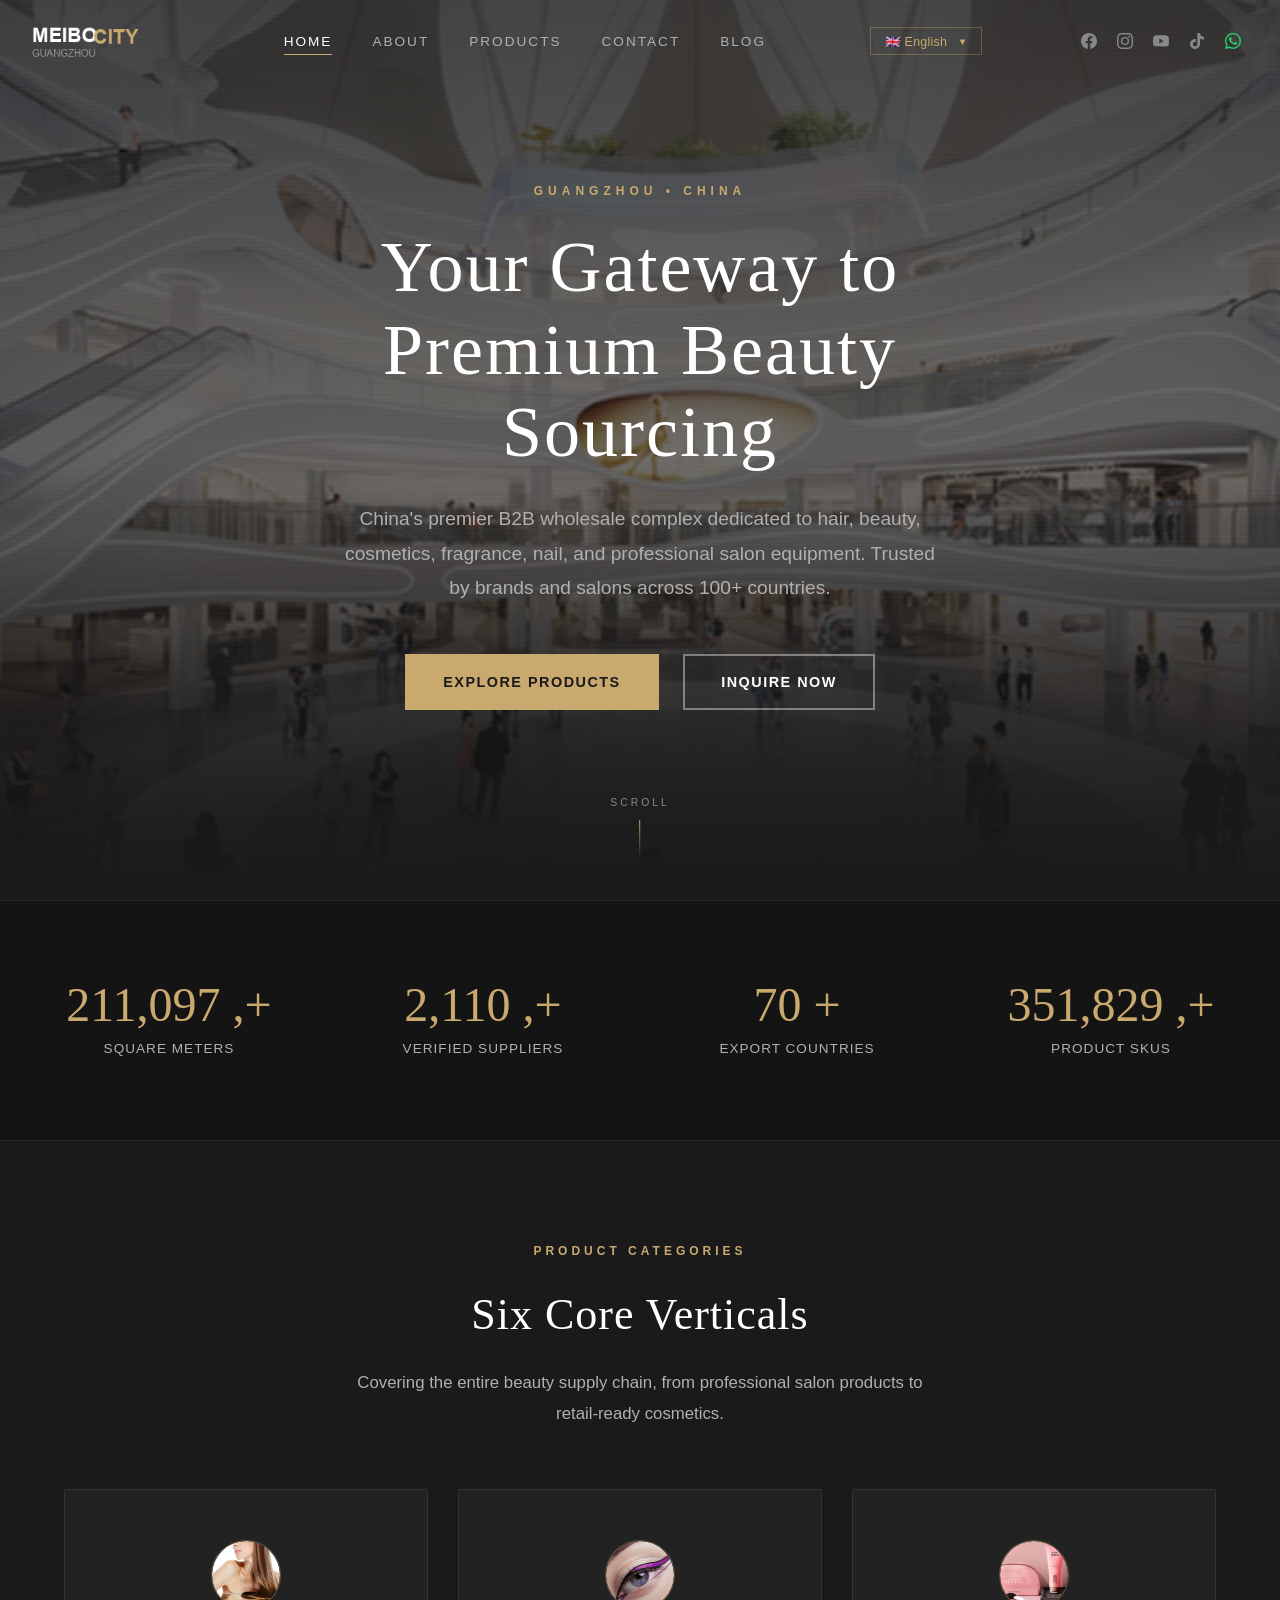
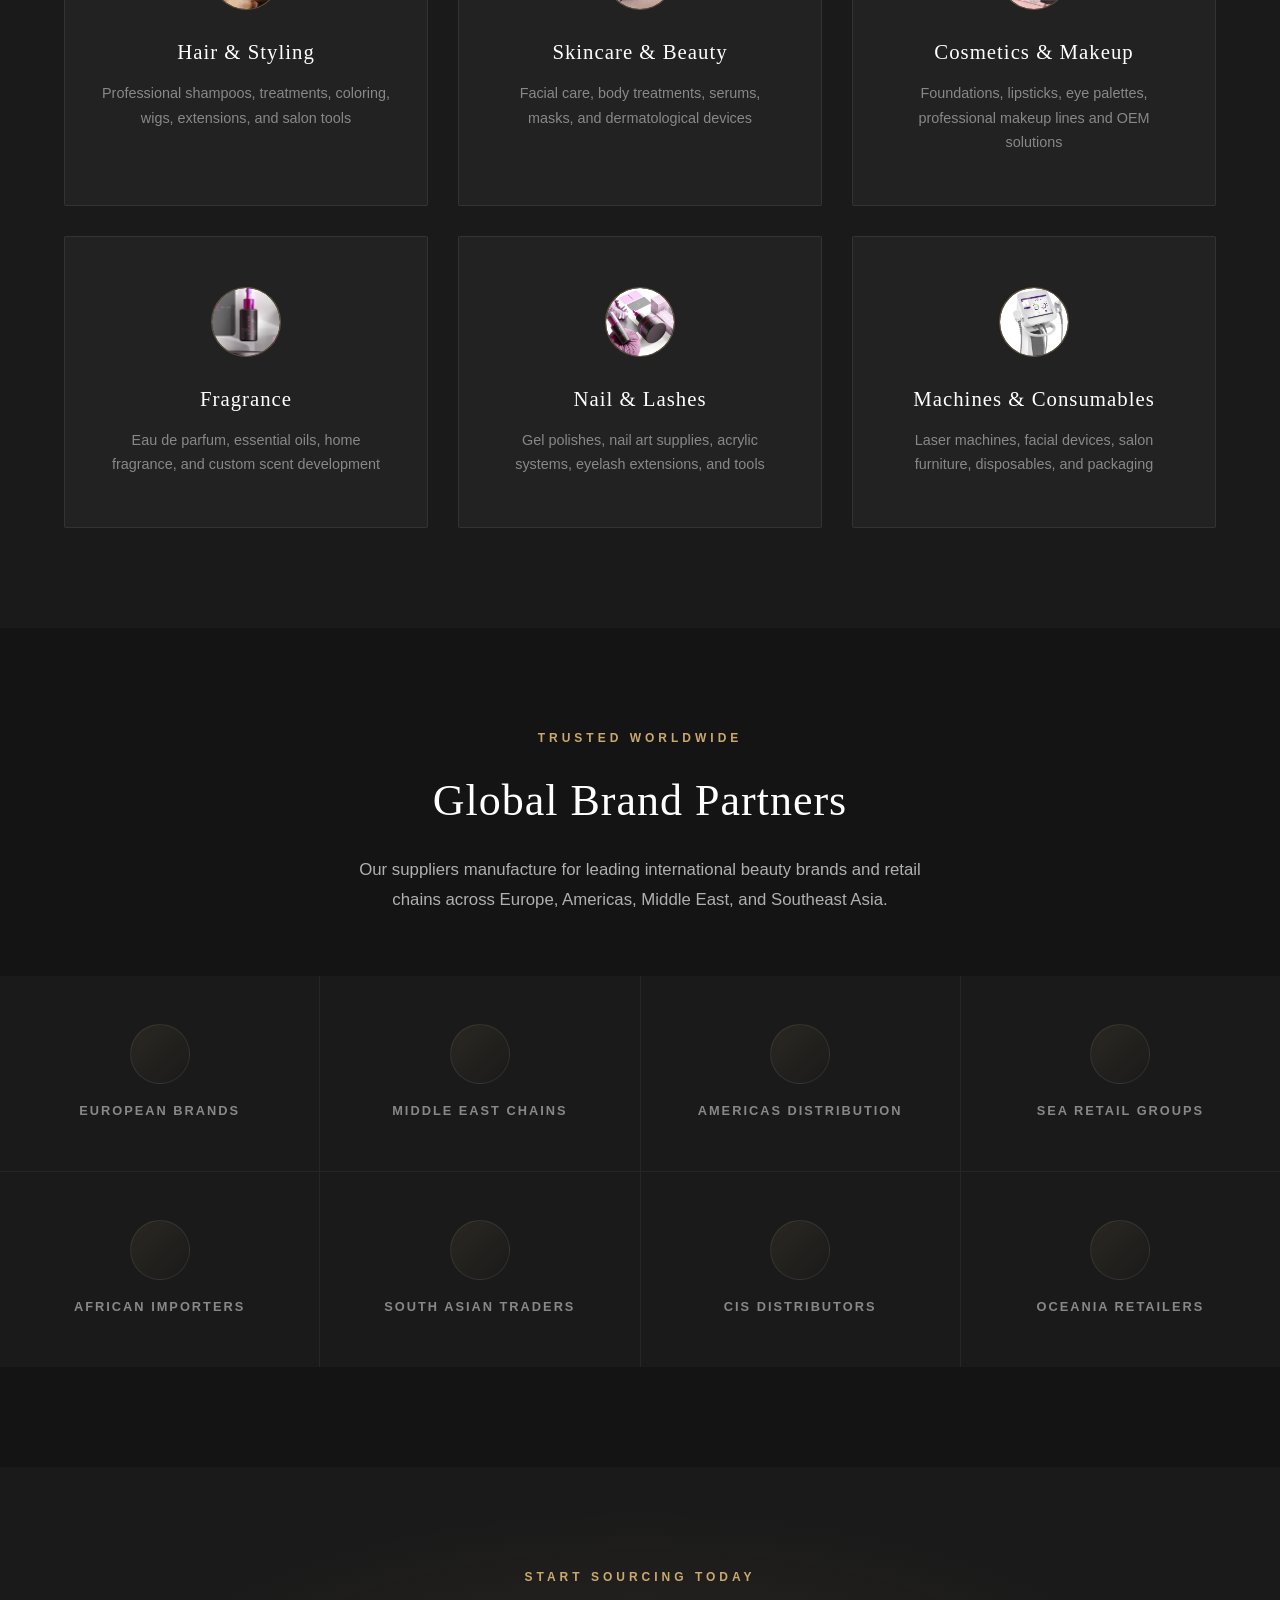
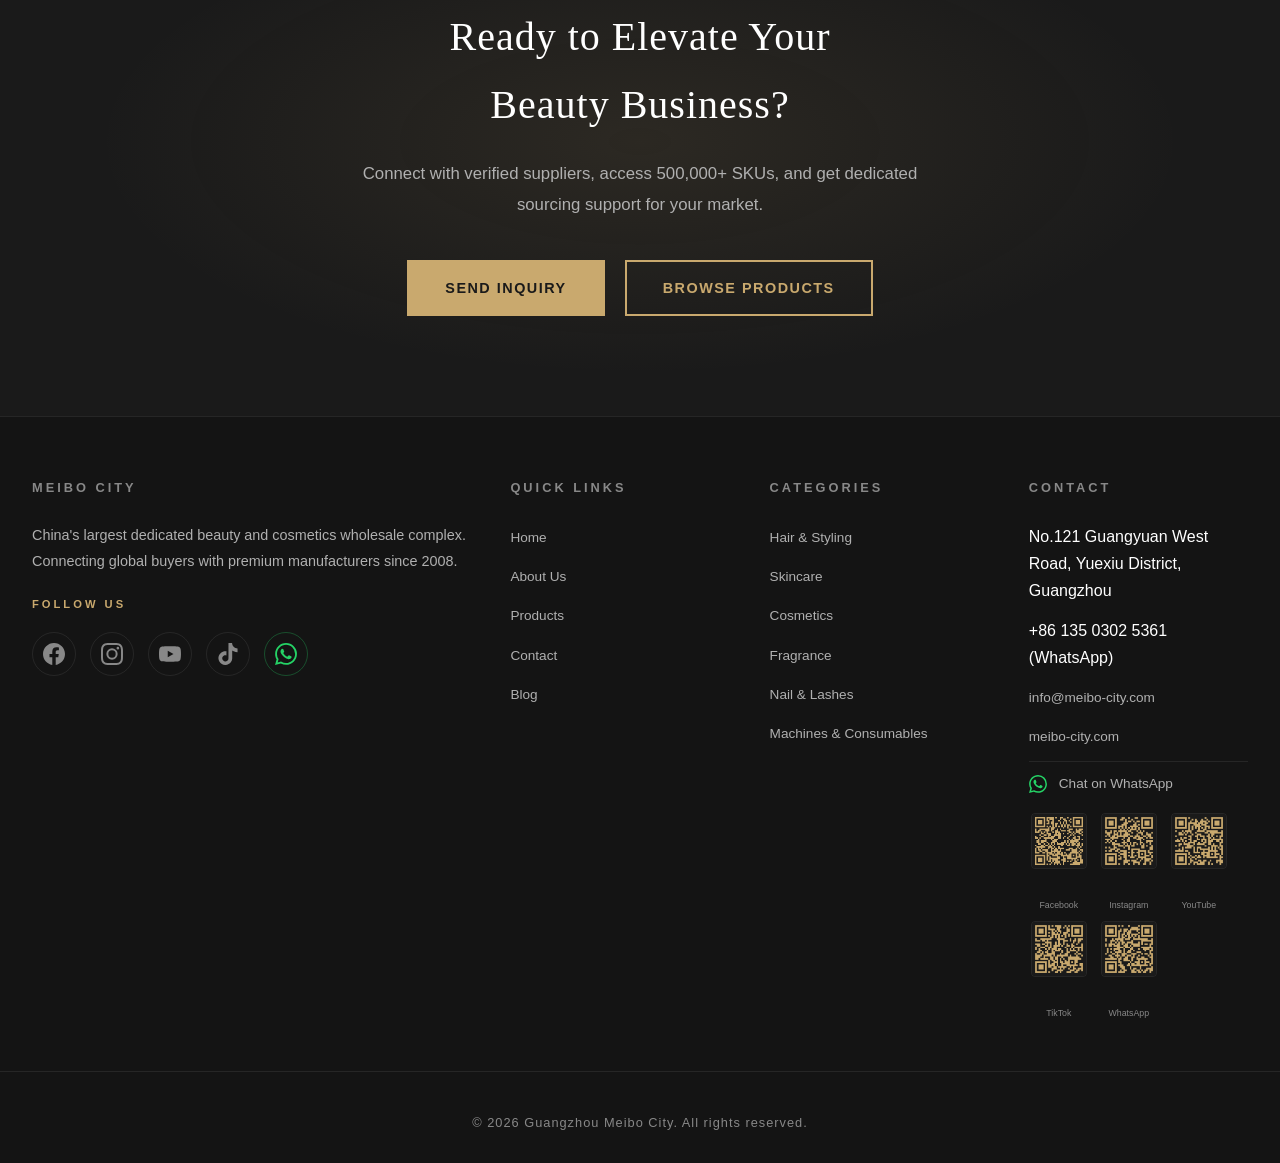
<file: index.html>
<!DOCTYPE html>
<html lang="en">
<head>
  <meta charset="UTF-8">
  <meta name="viewport" content="width=device-width, initial-scale=1.0">
  <meta name="description" content="Guangzhou Meibo City - China's premier B2B wholesale hub for hair, beauty, cosmetics, fragrance, nail, and salon equipment. Serving beauty salons and brands worldwide.">
  <meta name="keywords" content="Meibo City, Guangzhou beauty wholesale, hair products wholesale, beauty salon supply, cosmetics wholesale China, nail supply wholesale, salon equipment China, B2B beauty marketplace">
  <meta name="author" content="Guangzhou Meibo City">
  <meta name="robots" content="index, follow">
  <link rel="canonical" href="https://meibo-city.com/">

  <meta property="og:title" content="Guangzhou Meibo City - Premier Beauty B2B Hub">
  <meta property="og:description" content="China's largest beauty & cosmetics wholesale complex. Connecting global buyers with premium suppliers.">
  <meta property="og:url" content="https://meibo-city.com/">
  <meta property="og:type" content="website">
  <meta property="og:site_name" content="Guangzhou Meibo City">
  <meta property="og:locale" content="en_US">

  <meta name="twitter:card" content="summary_large_image">
  <meta name="twitter:title" content="Guangzhou Meibo City - Premier Beauty B2B Hub">
  <meta name="twitter:description" content="China's largest beauty & cosmetics wholesale complex. Connecting global buyers with premium suppliers.">
  
  <meta name="msvalidate.01" content="E74F7E245BB95B07A0AD42B007D0CD9E" />
  
  <script type="application/ld+json">
  {
    "@context": "https://schema.org",
    "@type": "Organization",
    "name": "Guangzhou Meibo City",
    "url": "https://meibo-city.com",
    "description": "Premier B2B wholesale complex for beauty, hair, cosmetics, fragrance, nail, and salon equipment products.",
    "address": {
      "@type": "PostalAddress",
      "addressLocality": "Guangzhou",
      "addressRegion": "Guangdong",
      "addressCountry": "CN"
    },
    "contactPoint": {
      "@type": "ContactPoint",
      "email": "info@meibo-city.com",
      "contactType": "Sales"
    },
    "sameAs": [
      "https://www.facebook.com/share/1E4ckV6qpv/?mibextid=wwXIfr",
      "https://www.instagram.com/meibocity?igsh=azI5anU0ZTc2cTl3&utm_source=qr",
      "https://youtube.com/@meibocity?si=f6Dp0Gw7u1G5l-f3",
      "https://www.tiktok.com/@meibocity?_r=1&_t=ZS-95cQSNsgq07",
      "https://wa.me/message/3232HV433SLJE1"
    ]
  }
  </script>
  
<script type="text/javascript">
    (function(c,l,a,r,i,t,y){
        c[a]=c[a]||function(){(c[a].q=c[a].q||[]).push(arguments)};
        t=l.createElement(r);t.async=1;t.src="https://www.clarity.ms/tag/"+i;
        y=l.getElementsByTagName(r)[0];y.parentNode.insertBefore(t,y);
    })(window, document, "clarity", "script", "xxfyu14vsn");
</script>
  
  <title>Guangzhou Meibo City - Premier Beauty & Cosmetics B2B Wholesale Hub</title>
  <link rel="stylesheet" href="assets/css/style.css">
  <link rel="icon" type="image/png" href="assets/images/favicon.png">
</head>
<body>

  <header class="site-header">
    <div class="header-inner">
      <a href="index.html" class="logo"><img src="assets/images/logo.png" alt="MEIBO CITY Guangzhou" height="42"></a>
      <nav class="main-nav">
        <ul>
          <li><a href="index.html" class="active" data-i18n="nav.home">Home</a></li>
          <li><a href="about.html" data-i18n="nav.about">About</a></li>
          <li><a href="products.html" data-i18n="nav.products">Products</a></li>
          <li><a href="contact.html" data-i18n="nav.contact">Contact</a></li>
          <li><a href="blog.html" data-i18n="nav.blog">Blog</a></li>
        </ul>
      </nav>
      <div id="lang-switcher" class="lang-switcher"></div>
      <div class="header-social">
          <a href="https://www.facebook.com/share/1E4ckV6qpv/?mibextid=wwXIfr" class="header-social-icon" target="_blank" rel="noopener noreferrer" aria-label="Facebook"><svg xmlns="http://www.w3.org/2000/svg" width="16" height="16" viewBox="0 0 24 24" fill="currentColor"><path d="M24 12.073c0-6.627-5.373-12-12-12s-12 5.373-12 12c0 5.99 4.388 10.954 10.125 11.854v-8.385H7.078v-3.47h3.047V9.43c0-3.007 1.792-4.669 4.533-4.669 1.312 0 2.686.235 2.686.235v2.953H15.83c-1.491 0-1.956.925-1.956 1.874v2.25h3.328l-.532 3.47h-2.796v8.385C19.612 23.027 24 18.062 24 12.073z"/></svg></a>
          <a href="https://www.instagram.com/meibocity?igsh=azI5anU0ZTc2cTl3&utm_source=qr" class="header-social-icon" target="_blank" rel="noopener noreferrer" aria-label="Instagram"><svg xmlns="http://www.w3.org/2000/svg" width="16" height="16" viewBox="0 0 24 24" fill="currentColor"><path d="M12 2.163c3.204 0 3.584.012 4.85.07 3.252.148 4.771 1.691 4.919 4.919.058 1.265.069 1.645.069 4.849 0 3.205-.012 3.584-.069 4.849-.149 3.225-1.664 4.771-4.919 4.919-1.266.058-1.644.07-4.85.07-3.204 0-3.584-.012-4.849-.07-3.26-.149-4.771-1.699-4.919-4.92-.058-1.265-.07-1.644-.07-4.849 0-3.204.013-3.583.07-4.849.149-3.227 1.664-4.771 4.919-4.919 1.266-.057 1.645-.069 4.849-.069zM12 0C8.741 0 8.333.014 7.053.072 2.695.272.273 2.69.073 7.052.014 8.333 0 8.741 0 12c0 3.259.014 3.668.072 4.948.2 4.358 2.618 6.78 6.98 6.98C8.333 23.986 8.741 24 12 24c3.259 0 3.668-.014 4.948-.072 4.354-.2 6.782-2.618 6.979-6.98.059-1.28.073-1.689.073-4.948 0-3.259-.014-3.667-.072-4.947-.196-4.354-2.617-6.78-6.979-6.98C15.668.014 15.259 0 12 0zm0 5.838a6.162 6.162 0 100 12.324 6.162 6.162 0 000-12.324zM12 16a4 4 0 110-8 4 4 0 010 8zm6.406-11.845a1.44 1.44 0 100 2.881 1.44 1.44 0 000-2.881z"/></svg></a>
          <a href="https://youtube.com/@meibocity?si=f6Dp0Gw7u1G5l-f3" class="header-social-icon" target="_blank" rel="noopener noreferrer" aria-label="Youtube"><svg xmlns="http://www.w3.org/2000/svg" width="16" height="16" viewBox="0 0 24 24" fill="currentColor"><path d="M23.498 6.186a3.016 3.016 0 00-2.122-2.136C19.505 3.545 12 3.545 12 3.545s-7.505 0-9.377.505A3.017 3.017 0 00.502 6.186C0 8.07 0 12 0 12s0 3.93.502 5.814a3.016 3.016 0 002.122 2.136c1.871.505 9.376.505 9.376.505s7.505 0 9.377-.505a3.015 3.015 0 002.122-2.136C24 15.93 24 12 24 12s0-3.93-.502-5.814zM9.545 15.568V8.432L15.818 12l-6.273 3.568z"/></svg></a>
          <a href="https://www.tiktok.com/@meibocity?_r=1&_t=ZS-95cQSNsgq07" class="header-social-icon" target="_blank" rel="noopener noreferrer" aria-label="Tiktok"><svg xmlns="http://www.w3.org/2000/svg" width="16" height="16" viewBox="0 0 24 24" fill="currentColor"><path d="M12.525.02c1.31-.02 2.61-.01 3.91-.02.08 1.53.63 3.09 1.75 4.17 1.12 1.11 2.7 1.62 4.24 1.79v4.03c-1.44-.05-2.89-.35-4.2-.97-.57-.26-1.1-.59-1.62-.93-.01 2.92.01 5.84-.02 8.75-.08 1.4-.54 2.79-1.35 3.94-1.31 1.92-3.58 3.17-5.91 3.21-1.43.08-2.86-.31-4.08-1.03-2.02-1.19-3.44-3.37-3.65-5.71-.02-.5-.03-1-.01-1.49.18-1.9 1.12-3.72 2.58-4.96 1.66-1.44 3.98-2.13 6.15-1.72.02 1.48-.04 2.96-.04 4.44-.99-.32-2.15-.23-3.02.37-.63.41-1.11 1.04-1.36 1.75-.21.51-.15 1.07-.14 1.61.24 1.64 1.82 3.02 3.5 2.87 1.12-.01 2.19-.66 2.77-1.61.19-.33.4-.67.41-1.06.1-1.79.06-3.57.07-5.36.01-4.03-.01-8.05.02-12.07z"/></svg></a>
          <a href="https://wa.me/message/3232HV433SLJE1" class="header-social-icon header-social-wa" target="_blank" rel="noopener noreferrer" aria-label="Whatsapp"><svg xmlns="http://www.w3.org/2000/svg" width="16" height="16" viewBox="0 0 24 24" fill="currentColor"><path d="M17.472 14.382c-.297-.149-1.758-.867-2.03-.967-.273-.099-.471-.148-.67.15-.197.297-.767.966-.94 1.164-.173.199-.347.223-.644.075-.297-.15-1.255-.463-2.39-1.475-.883-.788-1.48-1.761-1.653-2.059-.173-.297-.018-.458.13-.606.134-.133.298-.347.446-.52.149-.174.198-.298.298-.497.099-.198.05-.371-.025-.52-.075-.149-.669-1.612-.916-2.207-.242-.579-.487-.5-.669-.51-.173-.008-.371-.01-.57-.01-.198 0-.52.074-.792.372-.272.297-1.04 1.016-1.04 2.479 0 1.462 1.065 2.875 1.213 3.074.149.198 2.096 3.2 5.077 4.487.709.306 1.262.489 1.694.625.712.227 1.36.195 1.871.118.571-.085 1.758-.719 2.006-1.413.248-.694.248-1.289.173-1.413-.074-.124-.272-.198-.57-.347m-5.421 7.403h-.004a9.87 9.87 0 01-5.031-1.378l-.361-.214-3.741.982.998-3.648-.235-.374a9.86 9.86 0 01-1.51-5.26c.001-5.45 4.436-9.884 9.888-9.884 2.64 0 5.122 1.03 6.988 2.898a9.825 9.825 0 012.893 6.994c-.003 5.45-4.437 9.884-9.885 9.884m8.413-18.297A11.815 11.815 0 0012.05 0C5.495 0 .16 5.335.157 11.892c0 2.096.547 4.142 1.588 5.945L.057 24l6.305-1.654a11.882 11.882 0 005.683 1.448h.005c6.554 0 11.89-5.335 11.893-11.893a11.821 11.821 0 00-3.48-8.413z"/></svg></a>
      </div>
      <div class="menu-toggle">
        <span></span>
        <span></span>
        <span></span>
      </div>
    </div>
  </header>

  <section class="hero hero-bg" id="home">
    <div class="hero-content">
      <p class="hero-tag" data-i18n="index.hero.tag">Guangzhou &bull; China</p>
      <h1 class="hero-title" data-i18n="index.hero.title">Your Gateway to<br>Premium Beauty Sourcing</h1>
      <p class="hero-subtitle" data-i18n="index.hero.subtitle">
        China's premier B2B wholesale complex dedicated to hair, beauty, cosmetics,
        fragrance, nail, and professional salon equipment. Trusted by brands and
        salons across 100+ countries.
      </p>
      <div class="hero-cta">
        <a href="products.html" class="btn btn-gold" data-i18n="index.hero.cta1">Explore Products</a>
        <a href="contact.html" class="btn btn-outline" data-i18n="index.hero.cta2">Inquire Now</a>
      </div>
    </div>
    <div class="hero-scroll">
      <span data-i18n="index.hero.scroll">Scroll</span>
      <div class="line"></div>
    </div>
  </section>

  <section class="stats-section">
    <div class="stats-grid">
      <div class="stat-item reveal">
        <div class="stat-number" data-target="300000">300,000+</div>
        <div class="stat-label" data-i18n="index.stats.sqm">Square Meters</div>
      </div>
      <div class="stat-item reveal">
        <div class="stat-number" data-target="3000">3,000+</div>
        <div class="stat-label" data-i18n="index.stats.suppliers">Verified Suppliers</div>
      </div>
      <div class="stat-item reveal">
        <div class="stat-number" data-target="100">100+</div>
        <div class="stat-label" data-i18n="index.stats.countries">Export Countries</div>
      </div>
      <div class="stat-item reveal">
        <div class="stat-number" data-target="500000">500,000+</div>
        <div class="stat-label" data-i18n="index.stats.sku">Product SKUs</div>
      </div>
    </div>
  </section>

  <section class="section-padding" id="categories">
    <div class="container">
      <div class="section-header reveal">
        <span class="section-tag" data-i18n="index.cat.tag">Product Categories</span>
        <h2 class="section-title" data-i18n="index.cat.title">Six Core Verticals</h2>
        <p class="section-subtitle" data-i18n="index.cat.subtitle">
          Covering the entire beauty supply chain, from professional salon products
          to retail-ready cosmetics.
        </p>
      </div>
      <div class="categories-grid">
        <a href="products.html" class="category-card reveal">
          <div class="category-icon"><img src="assets/images/category-hair.jpg" alt="Hair &amp; Styling" loading="lazy"></div>
          <h3 data-i18n="index.cat.hair">Hair &amp; Styling</h3>
          <p data-i18n="index.cat.hair.desc">Professional shampoos, treatments, coloring, wigs, extensions, and salon tools</p>
        </a>
        <a href="products.html" class="category-card reveal">
          <div class="category-icon"><img src="assets/images/category-skincare.jpg" alt="Skincare &amp; Beauty" loading="lazy"></div>
          <h3 data-i18n="index.cat.skincare">Skincare &amp; Beauty</h3>
          <p data-i18n="index.cat.skincare.desc">Facial care, body treatments, serums, masks, and dermatological devices</p>
        </a>
        <a href="products.html" class="category-card reveal">
          <div class="category-icon"><img src="assets/images/category-cosmetics.jpg" alt="Cosmetics &amp; Makeup" loading="lazy"></div>
          <h3 data-i18n="index.cat.cosmetics">Cosmetics &amp; Makeup</h3>
          <p data-i18n="index.cat.cosmetics.desc">Foundations, lipsticks, eye palettes, professional makeup lines and OEM solutions</p>
        </a>
        <a href="products.html" class="category-card reveal">
          <div class="category-icon"><img src="assets/images/category-packaging.jpg" alt="Fragrance" loading="lazy"></div>
          <h3 data-i18n="index.cat.fragrance">Fragrance</h3>
          <p data-i18n="index.cat.fragrance.desc">Eau de parfum, essential oils, home fragrance, and custom scent development</p>
        </a>
        <a href="products.html" class="category-card reveal">
          <div class="category-icon"><img src="assets/images/category-oem.jpg" alt="Nail &amp; Lashes" loading="lazy"></div>
          <h3 data-i18n="index.cat.nail">Nail &amp; Lashes</h3>
          <p data-i18n="index.cat.nail.desc">Gel polishes, nail art supplies, acrylic systems, eyelash extensions, and tools</p>
        </a>
        <a href="products.html" class="category-card reveal">
          <div class="category-icon"><img src="assets/images/category-equipment.jpg" alt="Machines &amp; Consumables" loading="lazy"></div>
          <h3 data-i18n="index.cat.machines">Machines &amp; Consumables</h3>
          <p data-i18n="index.cat.machines.desc">Laser machines, facial devices, salon furniture, disposables, and packaging</p>
        </a>
      </div>
    </div>
  </section>

  <section class="partners-section section-padding">
    <div class="container">
      <div class="section-header reveal">
        <span class="section-tag" data-i18n="index.partners.tag">Trusted Worldwide</span>
        <h2 class="section-title" data-i18n="index.partners.title">Global Brand Partners</h2>
        <p class="section-subtitle" data-i18n="index.partners.subtitle">
          Our suppliers manufacture for leading international beauty brands and
          retail chains across Europe, Americas, Middle East, and Southeast Asia.
        </p>
      </div>
    </div>
    <div class="partners-grid reveal">
      <div class="partner-item"><div class="partner-placeholder"><div class="partner-icon"></div><span class="partner-name" data-i18n="index.partner.eu">European Brands</span></div></div>
      <div class="partner-item"><div class="partner-placeholder"><div class="partner-icon"></div><span class="partner-name" data-i18n="index.partner.me">Middle East Chains</span></div></div>
      <div class="partner-item"><div class="partner-placeholder"><div class="partner-icon"></div><span class="partner-name" data-i18n="index.partner.am">Americas Distribution</span></div></div>
      <div class="partner-item"><div class="partner-placeholder"><div class="partner-icon"></div><span class="partner-name" data-i18n="index.partner.sea">SEA Retail Groups</span></div></div>
      <div class="partner-item"><div class="partner-placeholder"><div class="partner-icon"></div><span class="partner-name" data-i18n="index.partner.af">African Importers</span></div></div>
      <div class="partner-item"><div class="partner-placeholder"><div class="partner-icon"></div><span class="partner-name" data-i18n="index.partner.sa">South Asian Traders</span></div></div>
      <div class="partner-item"><div class="partner-placeholder"><div class="partner-icon"></div><span class="partner-name" data-i18n="index.partner.cis">CIS Distributors</span></div></div>
      <div class="partner-item"><div class="partner-placeholder"><div class="partner-icon"></div><span class="partner-name" data-i18n="index.partner.oc">Oceania Retailers</span></div></div>
    </div>
  </section>

  <section class="cta-section" id="cta">
    <div class="container reveal">
      <span class="section-tag" data-i18n="index.cta.tag">Start Sourcing Today</span>
      <h2 class="section-title" data-i18n="index.cta.title">Ready to Elevate Your<br>Beauty Business?</h2>
      <p class="section-subtitle" data-i18n="index.cta.subtitle">
        Connect with verified suppliers, access 500,000+ SKUs, and get dedicated
        sourcing support for your market.
      </p>
      <div class="cta-buttons">
        <a href="contact.html" class="btn btn-gold" data-i18n="index.cta.btn1">Send Inquiry</a>
        <a href="products.html" class="btn btn-outline-gold" data-i18n="index.cta.btn2">Browse Products</a>
      </div>
    </div>
  </section>

  <footer class="site-footer">
    <div class="footer-grid">
      <div class="footer-col">
        <h4 data-i18n="footer.about.title">Meibo City</h4>
        <p data-i18n="footer.about.desc">
          China's largest dedicated beauty and cosmetics wholesale complex.
          Connecting global buyers with premium manufacturers since 2008.
        </p>
        <div class="footer-social">
          <span class="footer-follow-label">Follow Us</span>
          <a href="https://www.facebook.com/share/1E4ckV6qpv/?mibextid=wwXIfr" class="footer-social-icon" target="_blank" rel="noopener noreferrer" aria-label="Facebook"><svg xmlns="http://www.w3.org/2000/svg" width="22" height="22" viewBox="0 0 24 24" fill="currentColor"><path d="M24 12.073c0-6.627-5.373-12-12-12s-12 5.373-12 12c0 5.99 4.388 10.954 10.125 11.854v-8.385H7.078v-3.47h3.047V9.43c0-3.007 1.792-4.669 4.533-4.669 1.312 0 2.686.235 2.686.235v2.953H15.83c-1.491 0-1.956.925-1.956 1.874v2.25h3.328l-.532 3.47h-2.796v8.385C19.612 23.027 24 18.062 24 12.073z"/></svg></a>
          <a href="https://www.instagram.com/meibocity?igsh=azI5anU0ZTc2cTl3&utm_source=qr" class="footer-social-icon" target="_blank" rel="noopener noreferrer" aria-label="Instagram"><svg xmlns="http://www.w3.org/2000/svg" width="22" height="22" viewBox="0 0 24 24" fill="currentColor"><path d="M12 2.163c3.204 0 3.584.012 4.85.07 3.252.148 4.771 1.691 4.919 4.919.058 1.265.069 1.645.069 4.849 0 3.205-.012 3.584-.069 4.849-.149 3.225-1.664 4.771-4.919 4.919-1.266.058-1.644.07-4.85.07-3.204 0-3.584-.012-4.849-.07-3.26-.149-4.771-1.699-4.919-4.92-.058-1.265-.07-1.644-.07-4.849 0-3.204.013-3.583.07-4.849.149-3.227 1.664-4.771 4.919-4.919 1.266-.057 1.645-.069 4.849-.069zM12 0C8.741 0 8.333.014 7.053.072 2.695.272.273 2.69.073 7.052.014 8.333 0 8.741 0 12c0 3.259.014 3.668.072 4.948.2 4.358 2.618 6.78 6.98 6.98C8.333 23.986 8.741 24 12 24c3.259 0 3.668-.014 4.948-.072 4.354-.2 6.782-2.618 6.979-6.98.059-1.28.073-1.689.073-4.948 0-3.259-.014-3.667-.072-4.947-.196-4.354-2.617-6.78-6.979-6.98C15.668.014 15.259 0 12 0zm0 5.838a6.162 6.162 0 100 12.324 6.162 6.162 0 000-12.324zM12 16a4 4 0 110-8 4 4 0 010 8zm6.406-11.845a1.44 1.44 0 100 2.881 1.44 1.44 0 000-2.881z"/></svg></a>
          <a href="https://youtube.com/@meibocity?si=f6Dp0Gw7u1G5l-f3" class="footer-social-icon" target="_blank" rel="noopener noreferrer" aria-label="Youtube"><svg xmlns="http://www.w3.org/2000/svg" width="22" height="22" viewBox="0 0 24 24" fill="currentColor"><path d="M23.498 6.186a3.016 3.016 0 00-2.122-2.136C19.505 3.545 12 3.545 12 3.545s-7.505 0-9.377.505A3.017 3.017 0 00.502 6.186C0 8.07 0 12 0 12s0 3.93.502 5.814a3.016 3.016 0 002.122 2.136c1.871.505 9.376.505 9.376.505s7.505 0 9.377-.505a3.015 3.015 0 002.122-2.136C24 15.93 24 12 24 12s0-3.93-.502-5.814zM9.545 15.568V8.432L15.818 12l-6.273 3.568z"/></svg></a>
          <a href="https://www.tiktok.com/@meibocity?_r=1&_t=ZS-95cQSNsgq07" class="footer-social-icon" target="_blank" rel="noopener noreferrer" aria-label="Tiktok"><svg xmlns="http://www.w3.org/2000/svg" width="22" height="22" viewBox="0 0 24 24" fill="currentColor"><path d="M12.525.02c1.31-.02 2.61-.01 3.91-.02.08 1.53.63 3.09 1.75 4.17 1.12 1.11 2.7 1.62 4.24 1.79v4.03c-1.44-.05-2.89-.35-4.2-.97-.57-.26-1.1-.59-1.62-.93-.01 2.92.01 5.84-.02 8.75-.08 1.4-.54 2.79-1.35 3.94-1.31 1.92-3.58 3.17-5.91 3.21-1.43.08-2.86-.31-4.08-1.03-2.02-1.19-3.44-3.37-3.65-5.71-.02-.5-.03-1-.01-1.49.18-1.9 1.12-3.72 2.58-4.96 1.66-1.44 3.98-2.13 6.15-1.72.02 1.48-.04 2.96-.04 4.44-.99-.32-2.15-.23-3.02.37-.63.41-1.11 1.04-1.36 1.75-.21.51-.15 1.07-.14 1.61.24 1.64 1.82 3.02 3.5 2.87 1.12-.01 2.19-.66 2.77-1.61.19-.33.4-.67.41-1.06.1-1.79.06-3.57.07-5.36.01-4.03-.01-8.05.02-12.07z"/></svg></a>
          <a href="https://wa.me/message/3232HV433SLJE1" class="footer-social-icon footer-social-wa" target="_blank" rel="noopener noreferrer" aria-label="Whatsapp"><svg xmlns="http://www.w3.org/2000/svg" width="22" height="22" viewBox="0 0 24 24" fill="currentColor"><path d="M17.472 14.382c-.297-.149-1.758-.867-2.03-.967-.273-.099-.471-.148-.67.15-.197.297-.767.966-.94 1.164-.173.199-.347.223-.644.075-.297-.15-1.255-.463-2.39-1.475-.883-.788-1.48-1.761-1.653-2.059-.173-.297-.018-.458.13-.606.134-.133.298-.347.446-.52.149-.174.198-.298.298-.497.099-.198.05-.371-.025-.52-.075-.149-.669-1.612-.916-2.207-.242-.579-.487-.5-.669-.51-.173-.008-.371-.01-.57-.01-.198 0-.52.074-.792.372-.272.297-1.04 1.016-1.04 2.479 0 1.462 1.065 2.875 1.213 3.074.149.198 2.096 3.2 5.077 4.487.709.306 1.262.489 1.694.625.712.227 1.36.195 1.871.118.571-.085 1.758-.719 2.006-1.413.248-.694.248-1.289.173-1.413-.074-.124-.272-.198-.57-.347m-5.421 7.403h-.004a9.87 9.87 0 01-5.031-1.378l-.361-.214-3.741.982.998-3.648-.235-.374a9.86 9.86 0 01-1.51-5.26c.001-5.45 4.436-9.884 9.888-9.884 2.64 0 5.122 1.03 6.988 2.898a9.825 9.825 0 012.893 6.994c-.003 5.45-4.437 9.884-9.885 9.884m8.413-18.297A11.815 11.815 0 0012.05 0C5.495 0 .16 5.335.157 11.892c0 2.096.547 4.142 1.588 5.945L.057 24l6.305-1.654a11.882 11.882 0 005.683 1.448h.005c6.554 0 11.89-5.335 11.893-11.893a11.821 11.821 0 00-3.48-8.413z"/></svg></a>
        </div>
      </div>
      <div class="footer-col">
        <h4 data-i18n="footer.quick.title">Quick Links</h4>
        <ul>
          <li><a href="index.html" data-i18n="footer.quick.home">Home</a></li>
          <li><a href="about.html" data-i18n="footer.quick.about">About Us</a></li>
          <li><a href="products.html" data-i18n="footer.quick.products">Products</a></li>
          <li><a href="contact.html" data-i18n="footer.quick.contact">Contact</a></li>
          <li><a href="blog.html" data-i18n="footer.quick.blog">Blog</a></li>
        </ul>
      </div>
      <div class="footer-col">
        <h4 data-i18n="footer.cat.title">Categories</h4>
        <ul>
          <li><a href="products.html" data-i18n="footer.cat.hair">Hair &amp; Styling</a></li>
          <li><a href="products.html" data-i18n="footer.cat.skincare">Skincare</a></li>
          <li><a href="products.html" data-i18n="footer.cat.cosmetics">Cosmetics</a></li>
          <li><a href="products.html" data-i18n="footer.cat.fragrance">Fragrance</a></li>
          <li><a href="products.html" data-i18n="footer.cat.nail">Nail &amp; Lashes</a></li>
          <li><a href="products.html" data-i18n="footer.cat.machines">Machines &amp; Consumables</a></li>
        </ul>
      </div>
      <div class="footer-col">
        <h4 data-i18n="footer.contact.title">Contact</h4>
        <ul>
          <li data-i18n="footer.contact.address">No.121 Guangyuan West Road, Yuexiu District, Guangzhou</li>
          <li><span data-i18n="footer.contact.phone">+86 135 0302 5361 (WhatsApp)</span></li>
          <li><a href="mailto:info@meibo-city.com" data-i18n="footer.contact.email">info@meibo-city.com</a></li>
          <li><a href="https://meibo-city.com">meibo-city.com</a></li>
          <li class="footer-wa-contact">
            <a href="https://wa.me/message/3232HV433SLJE1" target="_blank" rel="noopener noreferrer">
              <svg xmlns="http://www.w3.org/2000/svg" width="18" height="18" viewBox="0 0 24 24" fill="#25D366" style="vertical-align:middle;margin-right:6px;"><path d="M17.472 14.382c-.297-.149-1.758-.867-2.03-.967-.273-.099-.471-.148-.67.15-.197.297-.767.966-.94 1.164-.173.199-.347.223-.644.075-.297-.15-1.255-.463-2.39-1.475-.883-.788-1.48-1.761-1.653-2.059-.173-.297-.018-.458.13-.606.134-.133.298-.347.446-.52.149-.174.198-.298.298-.497.099-.198.05-.371-.025-.52-.075-.149-.669-1.612-.916-2.207-.242-.579-.487-.5-.669-.51-.173-.008-.371-.01-.57-.01-.198 0-.52.074-.792.372-.272.297-1.04 1.016-1.04 2.479 0 1.462 1.065 2.875 1.213 3.074.149.198 2.096 3.2 5.077 4.487.709.306 1.262.489 1.694.625.712.227 1.36.195 1.871.118.571-.085 1.758-.719 2.006-1.413.248-.694.248-1.289.173-1.413-.074-.124-.272-.198-.57-.347m-5.421 7.403h-.004a9.87 9.87 0 01-5.031-1.378l-.361-.214-3.741.982.998-3.648-.235-.374a9.86 9.86 0 01-1.51-5.26c.001-5.45 4.436-9.884 9.888-9.884 2.64 0 5.122 1.03 6.988 2.898a9.825 9.825 0 012.893 6.994c-.003 5.45-4.437 9.884-9.885 9.884m8.413-18.297A11.815 11.815 0 0012.05 0C5.495 0 .16 5.335.157 11.892c0 2.096.547 4.142 1.588 5.945L.057 24l6.305-1.654a11.882 11.882 0 005.683 1.448h.005c6.554 0 11.89-5.335 11.893-11.893a11.821 11.821 0 00-3.48-8.413z"/></svg>
              Chat on WhatsApp
            </a>
          </li>
          <li style="margin-top:12px;">
            <div class="footer-qr-grid">
              <div class="footer-qr-item"><img src="assets/images/qr-facebook.png" alt="Facebook QR"><br><small>Facebook</small></div>
              <div class="footer-qr-item"><img src="assets/images/qr-instagram.png" alt="Instagram QR"><br><small>Instagram</small></div>
              <div class="footer-qr-item"><img src="assets/images/qr-youtube.png" alt="YouTube QR"><br><small>YouTube</small></div>
              <div class="footer-qr-item"><img src="assets/images/qr-tiktok.png" alt="TikTok QR"><br><small>TikTok</small></div>
              <div class="footer-qr-item"><img src="assets/images/qr-whatsapp.png" alt="WhatsApp QR"><br><small>WhatsApp</small></div>
            </div>
          </li>
        </ul>
      </div>
    </div>
    <div class="footer-bottom">
      <p data-i18n="footer.copyright">&copy; 2026 Guangzhou Meibo City. All rights reserved.</p>
    </div>
  </footer>

  <script src="assets/js/i18n.js"></script>
  <script src="assets/js/main.js"></script>
</body>
</html>
</file>
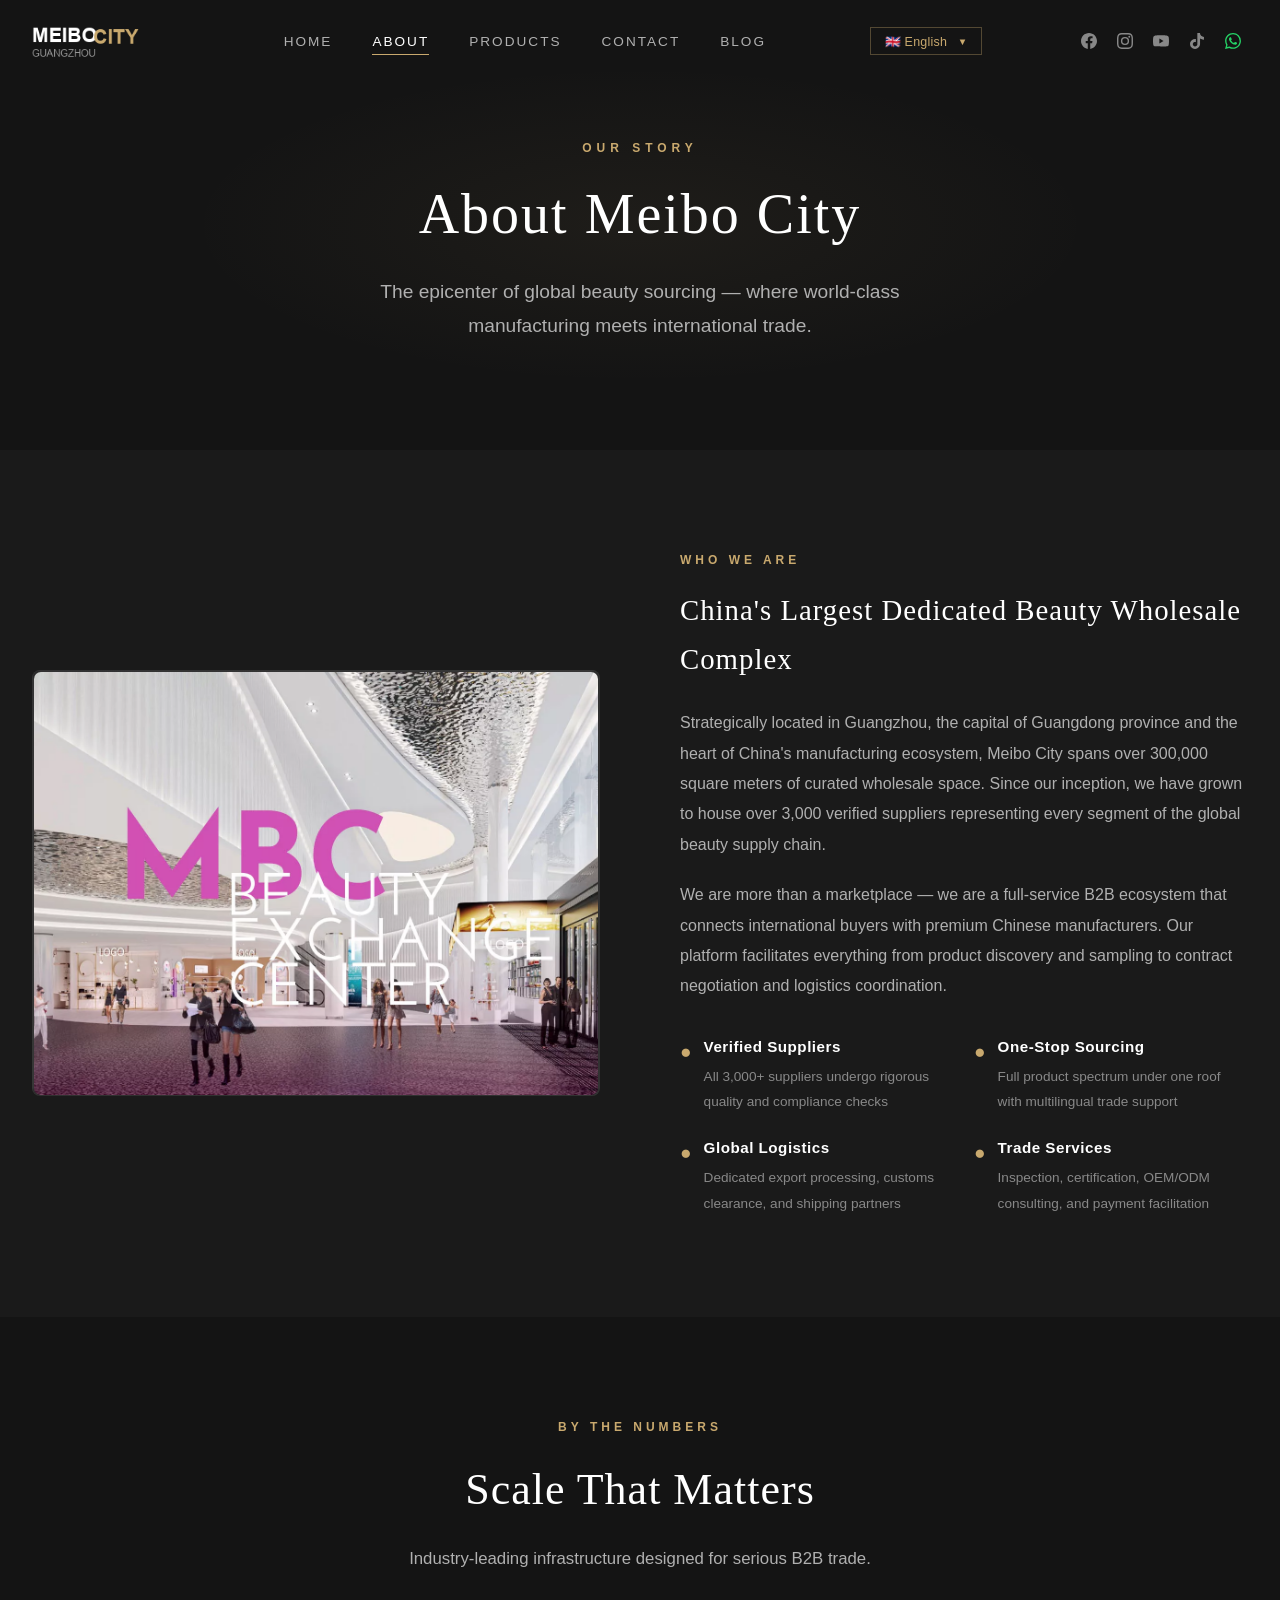
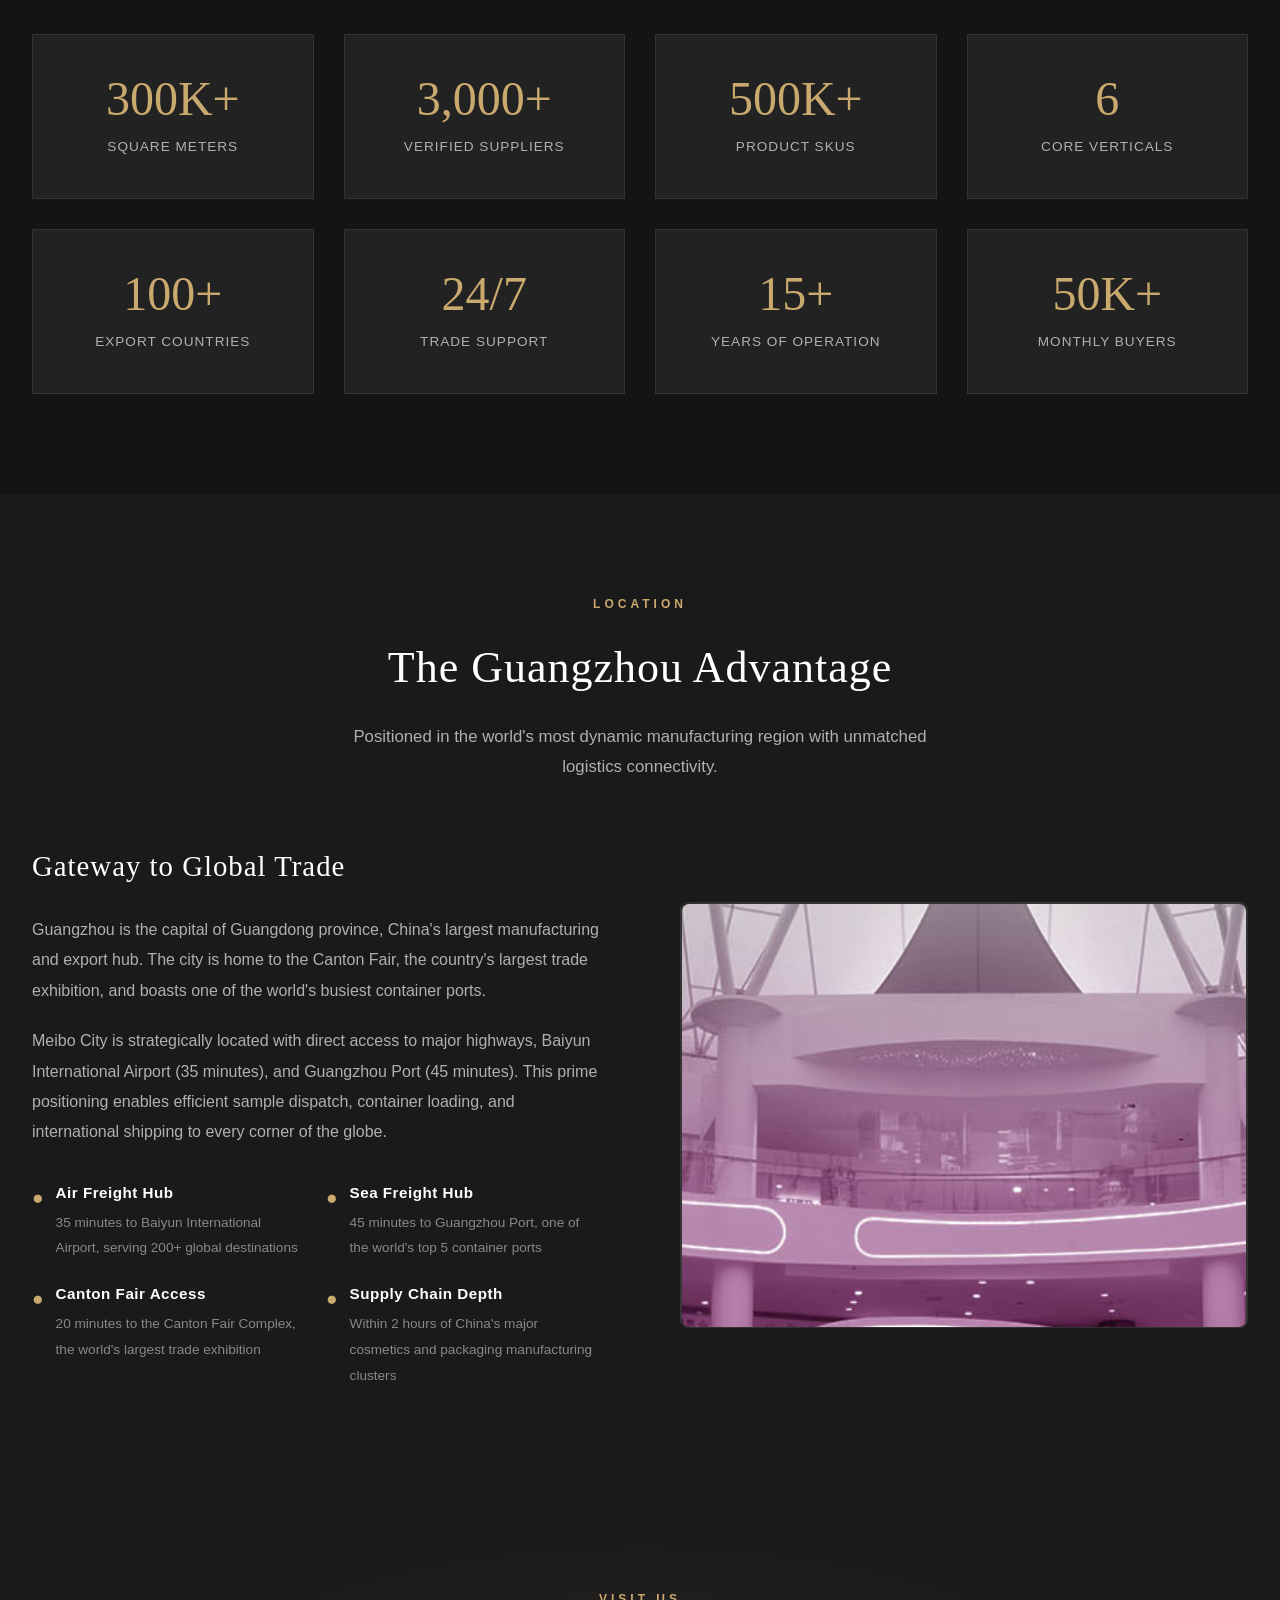
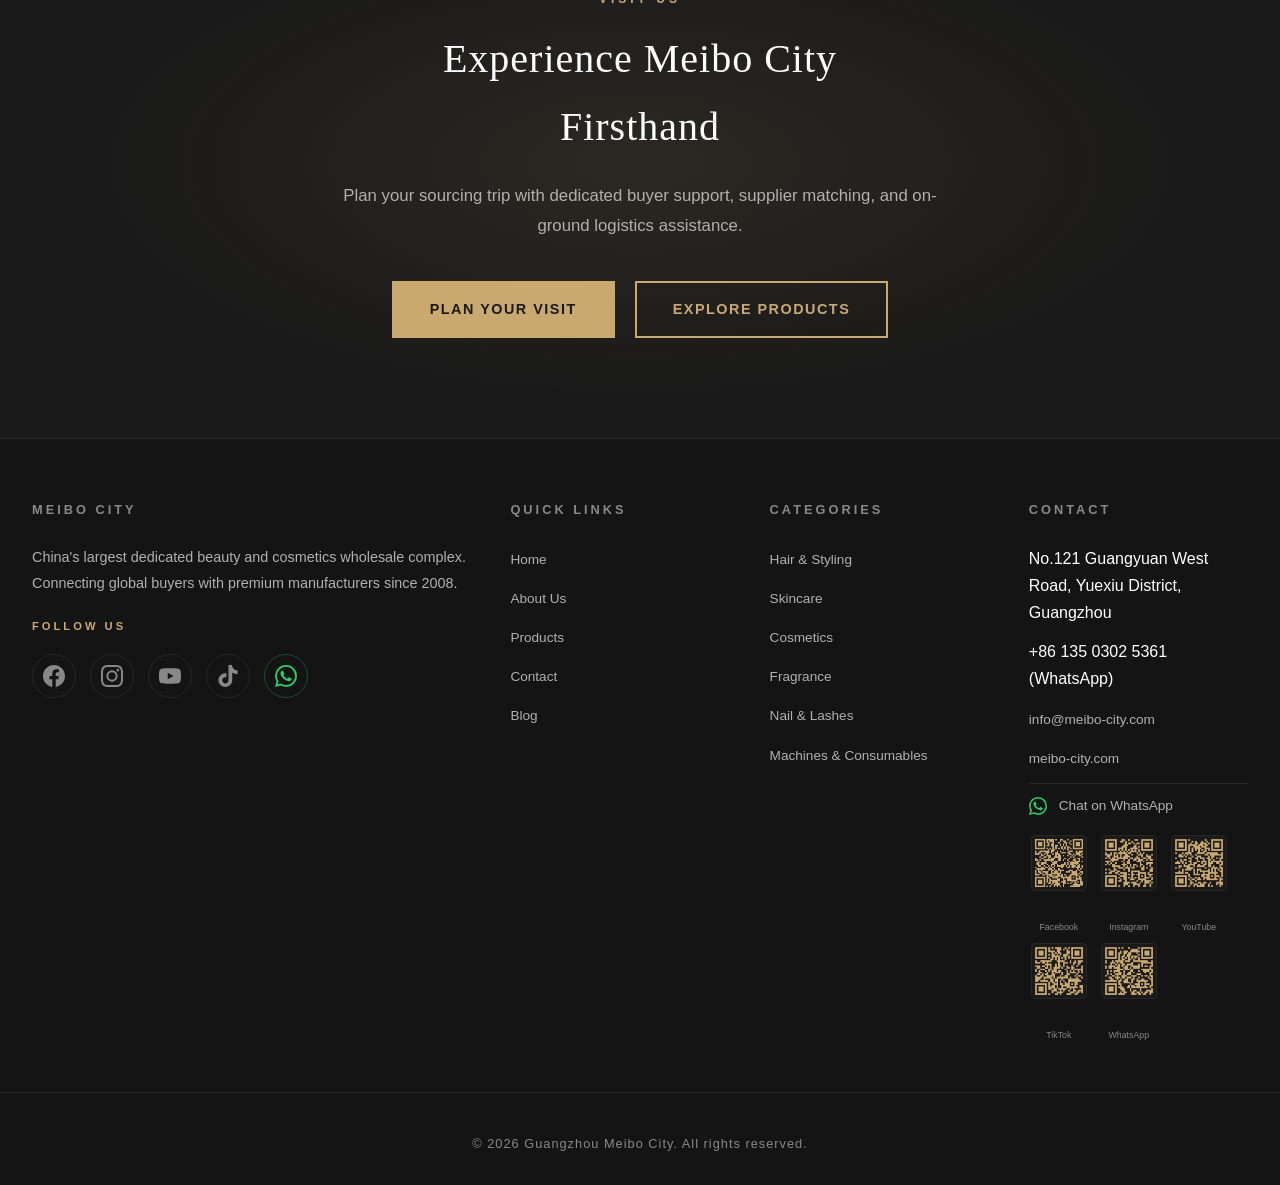
<file: about.html>
<!DOCTYPE html>
<html lang="en">
<head>
  <meta charset="UTF-8">
  <meta name="viewport" content="width=device-width, initial-scale=1.0">
  <meta name="description" content="About Guangzhou Meibo City - China's largest beauty & cosmetics wholesale complex. Learn about our scale, location advantages, and global trade ecosystem.">
  <meta name="keywords" content="Meibo City about, Guangzhou beauty market, beauty wholesale complex, China cosmetics hub">
  <meta name="robots" content="index, follow">
  <link rel="canonical" href="https://meibo-city.com/about.html">

  <meta property="og:title" content="About Guangzhou Meibo City - Premier Beauty B2B Hub">
  <meta property="og:description" content="Learn about China's largest dedicated beauty wholesale complex. 300,000 sqm, 3,000+ suppliers, serving 100+ countries.">
  <meta property="og:url" content="https://meibo-city.com/about.html">
  <meta property="og:type" content="website">

  <meta name="twitter:card" content="summary_large_image">
  <meta name="twitter:title" content="About Guangzhou Meibo City">
  <meta name="twitter:description" content="China's largest beauty wholesale complex. 300,000 sqm, 3,000+ suppliers across all beauty verticals.">

  <script type="application/ld+json">
  {
    "@context": "https://schema.org",
    "@type": "AboutPage",
    "name": "About Guangzhou Meibo City",
    "url": "https://meibo-city.com/about.html",
    "description": "China's largest dedicated beauty and cosmetics wholesale complex.",
    "isPartOf": {
      "@type": "WebSite",
      "name": "Guangzhou Meibo City",
      "url": "https://meibo-city.com"
    },
    "sameAs": [
      "https://www.facebook.com/share/1E4ckV6qpv/?mibextid=wwXIfr",
      "https://www.instagram.com/meibocity?igsh=azI5anU0ZTc2cTl3&utm_source=qr",
      "https://youtube.com/@meibocity?si=f6Dp0Gw7u1G5l-f3",
      "https://www.tiktok.com/@meibocity?_r=1&_t=ZS-95cQSNsgq07",
      "https://wa.me/message/3232HV433SLJE1"
    ]
}
  </script>

  <title>About Us - Guangzhou Meibo City | China's Premier Beauty Wholesale Hub</title>
  <link rel="stylesheet" href="assets/css/style.css">
  <link rel="icon" type="image/png" href="assets/images/favicon.png">
</head>
<body>

  <header class="site-header">
    <div class="header-inner">
      <a href="index.html" class="logo"><img src="assets/images/logo.png" alt="MEIBO CITY Guangzhou" height="42"></a>
      <nav class="main-nav">
        <ul>
          <li><a href="index.html" data-i18n="nav.home">Home</a></li>
          <li><a href="about.html" class="active" data-i18n="nav.about">About</a></li>
          <li><a href="products.html" data-i18n="nav.products">Products</a></li>
          <li><a href="contact.html" data-i18n="nav.contact">Contact</a></li>
          <li><a href="blog.html" data-i18n="nav.blog">Blog</a></li>
        </ul>
      </nav>
      <div id="lang-switcher" class="lang-switcher"></div>
      <div class="header-social">
          <a href="https://www.facebook.com/share/1E4ckV6qpv/?mibextid=wwXIfr" class="header-social-icon" target="_blank" rel="noopener noreferrer" aria-label="Facebook"><svg xmlns="http://www.w3.org/2000/svg" width="16" height="16" viewBox="0 0 24 24" fill="currentColor"><path d="M24 12.073c0-6.627-5.373-12-12-12s-12 5.373-12 12c0 5.99 4.388 10.954 10.125 11.854v-8.385H7.078v-3.47h3.047V9.43c0-3.007 1.792-4.669 4.533-4.669 1.312 0 2.686.235 2.686.235v2.953H15.83c-1.491 0-1.956.925-1.956 1.874v2.25h3.328l-.532 3.47h-2.796v8.385C19.612 23.027 24 18.062 24 12.073z"/></svg></a>
          <a href="https://www.instagram.com/meibocity?igsh=azI5anU0ZTc2cTl3&utm_source=qr" class="header-social-icon" target="_blank" rel="noopener noreferrer" aria-label="Instagram"><svg xmlns="http://www.w3.org/2000/svg" width="16" height="16" viewBox="0 0 24 24" fill="currentColor"><path d="M12 2.163c3.204 0 3.584.012 4.85.07 3.252.148 4.771 1.691 4.919 4.919.058 1.265.069 1.645.069 4.849 0 3.205-.012 3.584-.069 4.849-.149 3.225-1.664 4.771-4.919 4.919-1.266.058-1.644.07-4.85.07-3.204 0-3.584-.012-4.849-.07-3.26-.149-4.771-1.699-4.919-4.92-.058-1.265-.07-1.644-.07-4.849 0-3.204.013-3.583.07-4.849.149-3.227 1.664-4.771 4.919-4.919 1.266-.057 1.645-.069 4.849-.069zM12 0C8.741 0 8.333.014 7.053.072 2.695.272.273 2.69.073 7.052.014 8.333 0 8.741 0 12c0 3.259.014 3.668.072 4.948.2 4.358 2.618 6.78 6.98 6.98C8.333 23.986 8.741 24 12 24c3.259 0 3.668-.014 4.948-.072 4.354-.2 6.782-2.618 6.979-6.98.059-1.28.073-1.689.073-4.948 0-3.259-.014-3.667-.072-4.947-.196-4.354-2.617-6.78-6.979-6.98C15.668.014 15.259 0 12 0zm0 5.838a6.162 6.162 0 100 12.324 6.162 6.162 0 000-12.324zM12 16a4 4 0 110-8 4 4 0 010 8zm6.406-11.845a1.44 1.44 0 100 2.881 1.44 1.44 0 000-2.881z"/></svg></a>
          <a href="https://youtube.com/@meibocity?si=f6Dp0Gw7u1G5l-f3" class="header-social-icon" target="_blank" rel="noopener noreferrer" aria-label="Youtube"><svg xmlns="http://www.w3.org/2000/svg" width="16" height="16" viewBox="0 0 24 24" fill="currentColor"><path d="M23.498 6.186a3.016 3.016 0 00-2.122-2.136C19.505 3.545 12 3.545 12 3.545s-7.505 0-9.377.505A3.017 3.017 0 00.502 6.186C0 8.07 0 12 0 12s0 3.93.502 5.814a3.016 3.016 0 002.122 2.136c1.871.505 9.376.505 9.376.505s7.505 0 9.377-.505a3.015 3.015 0 002.122-2.136C24 15.93 24 12 24 12s0-3.93-.502-5.814zM9.545 15.568V8.432L15.818 12l-6.273 3.568z"/></svg></a>
          <a href="https://www.tiktok.com/@meibocity?_r=1&_t=ZS-95cQSNsgq07" class="header-social-icon" target="_blank" rel="noopener noreferrer" aria-label="Tiktok"><svg xmlns="http://www.w3.org/2000/svg" width="16" height="16" viewBox="0 0 24 24" fill="currentColor"><path d="M12.525.02c1.31-.02 2.61-.01 3.91-.02.08 1.53.63 3.09 1.75 4.17 1.12 1.11 2.7 1.62 4.24 1.79v4.03c-1.44-.05-2.89-.35-4.2-.97-.57-.26-1.1-.59-1.62-.93-.01 2.92.01 5.84-.02 8.75-.08 1.4-.54 2.79-1.35 3.94-1.31 1.92-3.58 3.17-5.91 3.21-1.43.08-2.86-.31-4.08-1.03-2.02-1.19-3.44-3.37-3.65-5.71-.02-.5-.03-1-.01-1.49.18-1.9 1.12-3.72 2.58-4.96 1.66-1.44 3.98-2.13 6.15-1.72.02 1.48-.04 2.96-.04 4.44-.99-.32-2.15-.23-3.02.37-.63.41-1.11 1.04-1.36 1.75-.21.51-.15 1.07-.14 1.61.24 1.64 1.82 3.02 3.5 2.87 1.12-.01 2.19-.66 2.77-1.61.19-.33.4-.67.41-1.06.1-1.79.06-3.57.07-5.36.01-4.03-.01-8.05.02-12.07z"/></svg></a>
          <a href="https://wa.me/message/3232HV433SLJE1" class="header-social-icon header-social-wa" target="_blank" rel="noopener noreferrer" aria-label="Whatsapp"><svg xmlns="http://www.w3.org/2000/svg" width="16" height="16" viewBox="0 0 24 24" fill="currentColor"><path d="M17.472 14.382c-.297-.149-1.758-.867-2.03-.967-.273-.099-.471-.148-.67.15-.197.297-.767.966-.94 1.164-.173.199-.347.223-.644.075-.297-.15-1.255-.463-2.39-1.475-.883-.788-1.48-1.761-1.653-2.059-.173-.297-.018-.458.13-.606.134-.133.298-.347.446-.52.149-.174.198-.298.298-.497.099-.198.05-.371-.025-.52-.075-.149-.669-1.612-.916-2.207-.242-.579-.487-.5-.669-.51-.173-.008-.371-.01-.57-.01-.198 0-.52.074-.792.372-.272.297-1.04 1.016-1.04 2.479 0 1.462 1.065 2.875 1.213 3.074.149.198 2.096 3.2 5.077 4.487.709.306 1.262.489 1.694.625.712.227 1.36.195 1.871.118.571-.085 1.758-.719 2.006-1.413.248-.694.248-1.289.173-1.413-.074-.124-.272-.198-.57-.347m-5.421 7.403h-.004a9.87 9.87 0 01-5.031-1.378l-.361-.214-3.741.982.998-3.648-.235-.374a9.86 9.86 0 01-1.51-5.26c.001-5.45 4.436-9.884 9.888-9.884 2.64 0 5.122 1.03 6.988 2.898a9.825 9.825 0 012.893 6.994c-.003 5.45-4.437 9.884-9.885 9.884m8.413-18.297A11.815 11.815 0 0012.05 0C5.495 0 .16 5.335.157 11.892c0 2.096.547 4.142 1.588 5.945L.057 24l6.305-1.654a11.882 11.882 0 005.683 1.448h.005c6.554 0 11.89-5.335 11.893-11.893a11.821 11.821 0 00-3.48-8.413z"/></svg></a>
      </div>
      <div class="menu-toggle">
        <span></span>
        <span></span>
        <span></span>
      </div>
    </div>
  </header>

  <section class="page-hero">
    <div class="hero-content">
      <p class="hero-tag" data-i18n="about.hero.tag">Our Story</p>
      <h1 class="hero-title" data-i18n="about.hero.title">About Meibo City</h1>
      <p class="hero-subtitle" data-i18n="about.hero.subtitle">
        The epicenter of global beauty sourcing &mdash; where world-class
        manufacturing meets international trade.
      </p>
    </div>
  </section>

  <section class="section-padding">
    <div class="container">
      <div class="about-intro">
        <div class="about-image reveal">
          <img src="assets/images/building-interior.jpg" alt="Meibo City Interior" class="about-image" loading="lazy" style="width:100%;height:auto;border-radius:8px;">
        </div>
        <div class="about-content reveal">
          <span class="section-tag" data-i18n="about.intro.tag">Who We Are</span>
          <h2 data-i18n="about.intro.title">China's Largest Dedicated Beauty Wholesale Complex</h2>
          <p data-i18n="about.intro.p1">
            Strategically located in Guangzhou, the capital of Guangdong province
            and the heart of China's manufacturing ecosystem, Meibo City spans over
            300,000 square meters of curated wholesale space. Since our inception,
            we have grown to house over 3,000 verified suppliers representing every
            segment of the global beauty supply chain.
          </p>
          <p data-i18n="about.intro.p2">
            We are more than a marketplace &mdash; we are a full-service B2B
            ecosystem that connects international buyers with premium Chinese
            manufacturers. Our platform facilitates everything from product discovery
            and sampling to contract negotiation and logistics coordination.
          </p>
          <div class="about-features">
            <div class="about-feature">
              <span class="feature-icon">&#9679;</span>
              <div class="feature-text">
                <h4 data-i18n="about.feature.verified">Verified Suppliers</h4>
                <p data-i18n="about.feature.verified.desc">All 3,000+ suppliers undergo rigorous quality and compliance checks</p>
              </div>
            </div>
            <div class="about-feature">
              <span class="feature-icon">&#9679;</span>
              <div class="feature-text">
                <h4 data-i18n="about.feature.sourcing">One-Stop Sourcing</h4>
                <p data-i18n="about.feature.sourcing.desc">Full product spectrum under one roof with multilingual trade support</p>
              </div>
            </div>
            <div class="about-feature">
              <span class="feature-icon">&#9679;</span>
              <div class="feature-text">
                <h4 data-i18n="about.feature.logistics">Global Logistics</h4>
                <p data-i18n="about.feature.logistics.desc">Dedicated export processing, customs clearance, and shipping partners</p>
              </div>
            </div>
            <div class="about-feature">
              <span class="feature-icon">&#9679;</span>
              <div class="feature-text">
                <h4 data-i18n="about.feature.trade">Trade Services</h4>
                <p data-i18n="about.feature.trade.desc">Inspection, certification, OEM/ODM consulting, and payment facilitation</p>
              </div>
            </div>
          </div>
        </div>
      </div>
    </div>
  </section>

  <section class="section-padding" style="background-color: var(--bg-secondary);">
    <div class="container">
      <div class="section-header reveal">
        <span class="section-tag" data-i18n="about.numbers.tag">By the Numbers</span>
        <h2 class="section-title" data-i18n="about.numbers.title">Scale That Matters</h2>
        <p class="section-subtitle" data-i18n="about.numbers.subtitle">
          Industry-leading infrastructure designed for serious B2B trade.
        </p>
      </div>
      <div class="advantage-grid">
        <div class="advantage-card reveal">
          <div class="advantage-number">300K+</div>
          <div class="advantage-label" data-i18n="about.num.sqm">Square Meters</div>
        </div>
        <div class="advantage-card reveal">
          <div class="advantage-number">3,000+</div>
          <div class="advantage-label" data-i18n="about.num.suppliers">Verified Suppliers</div>
        </div>
        <div class="advantage-card reveal">
          <div class="advantage-number">500K+</div>
          <div class="advantage-label" data-i18n="about.num.sku">Product SKUs</div>
        </div>
        <div class="advantage-card reveal">
          <div class="advantage-number">6</div>
          <div class="advantage-label" data-i18n="about.num.verticals">Core Verticals</div>
        </div>
        <div class="advantage-card reveal">
          <div class="advantage-number">100+</div>
          <div class="advantage-label" data-i18n="about.num.countries">Export Countries</div>
        </div>
        <div class="advantage-card reveal">
          <div class="advantage-number">24/7</div>
          <div class="advantage-label" data-i18n="about.num.support">Trade Support</div>
        </div>
        <div class="advantage-card reveal">
          <div class="advantage-number">15+</div>
          <div class="advantage-label" data-i18n="about.num.years">Years of Operation</div>
        </div>
        <div class="advantage-card reveal">
          <div class="advantage-number">50K+</div>
          <div class="advantage-label" data-i18n="about.num.buyers">Monthly Buyers</div>
        </div>
      </div>
    </div>
  </section>

  <section class="section-padding">
    <div class="container">
      <div class="section-header reveal">
        <span class="section-tag" data-i18n="about.location.tag">Location</span>
        <h2 class="section-title" data-i18n="about.location.title">The Guangzhou Advantage</h2>
        <p class="section-subtitle" data-i18n="about.location.subtitle">
          Positioned in the world's most dynamic manufacturing region with
          unmatched logistics connectivity.
        </p>
      </div>
      <div class="about-intro">
        <div class="about-content reveal">
          <h2 data-i18n="about.location.heading">Gateway to Global Trade</h2>
          <p data-i18n="about.location.p1">
            Guangzhou is the capital of Guangdong province, China's largest
            manufacturing and export hub. The city is home to the Canton Fair,
            the country's largest trade exhibition, and boasts one of the world's
            busiest container ports.
          </p>
          <p data-i18n="about.location.p2">
            Meibo City is strategically located with direct access to major
            highways, Baiyun International Airport (35 minutes), and Guangzhou
            Port (45 minutes). This prime positioning enables efficient sample
            dispatch, container loading, and international shipping to every
            corner of the globe.
          </p>
          <div class="about-features">
            <div class="about-feature">
              <span class="feature-icon">&#9679;</span>
              <div class="feature-text">
                <h4 data-i18n="about.loc.air">Air Freight Hub</h4>
                <p data-i18n="about.loc.air.desc">35 minutes to Baiyun International Airport, serving 200+ global destinations</p>
              </div>
            </div>
            <div class="about-feature">
              <span class="feature-icon">&#9679;</span>
              <div class="feature-text">
                <h4 data-i18n="about.loc.sea">Sea Freight Hub</h4>
                <p data-i18n="about.loc.sea.desc">45 minutes to Guangzhou Port, one of the world's top 5 container ports</p>
              </div>
            </div>
            <div class="about-feature">
              <span class="feature-icon">&#9679;</span>
              <div class="feature-text">
                <h4 data-i18n="about.loc.canton">Canton Fair Access</h4>
                <p data-i18n="about.loc.canton.desc">20 minutes to the Canton Fair Complex, the world's largest trade exhibition</p>
              </div>
            </div>
            <div class="about-feature">
              <span class="feature-icon">&#9679;</span>
              <div class="feature-text">
                <h4 data-i18n="about.loc.supply">Supply Chain Depth</h4>
                <p data-i18n="about.loc.supply.desc">Within 2 hours of China's major cosmetics and packaging manufacturing clusters</p>
              </div>
            </div>
          </div>
        </div>
        <div class="about-image reveal">
          <img src="assets/images/building-architecture.jpg" alt="Meibo City Architecture" class="about-image" loading="lazy" style="width:100%;height:auto;border-radius:8px;">
        </div>
      </div>
    </div>
  </section>

  <section class="cta-section">
    <div class="container reveal">
      <span class="section-tag" data-i18n="about.cta.tag">Visit Us</span>
      <h2 class="section-title" data-i18n="about.cta.title">Experience Meibo City<br>Firsthand</h2>
      <p class="section-subtitle" data-i18n="about.cta.subtitle">
        Plan your sourcing trip with dedicated buyer support, supplier matching,
        and on-ground logistics assistance.
      </p>
      <div class="cta-buttons">
        <a href="contact.html" class="btn btn-gold" data-i18n="about.cta.btn1">Plan Your Visit</a>
        <a href="products.html" class="btn btn-outline-gold" data-i18n="about.cta.btn2">Explore Products</a>
      </div>
    </div>
  </section>

  <footer class="site-footer">
    <div class="footer-grid">
      <div class="footer-col">
        <h4 data-i18n="footer.about.title">Meibo City</h4>
        <p data-i18n="footer.about.desc">
          China's largest dedicated beauty and cosmetics wholesale complex.
          Connecting global buyers with premium manufacturers since 2008.
        </p>
        <div class="footer-social">
          <span class="footer-follow-label">Follow Us</span>
          <a href="https://www.facebook.com/share/1E4ckV6qpv/?mibextid=wwXIfr" class="footer-social-icon" target="_blank" rel="noopener noreferrer" aria-label="Facebook"><svg xmlns="http://www.w3.org/2000/svg" width="22" height="22" viewBox="0 0 24 24" fill="currentColor"><path d="M24 12.073c0-6.627-5.373-12-12-12s-12 5.373-12 12c0 5.99 4.388 10.954 10.125 11.854v-8.385H7.078v-3.47h3.047V9.43c0-3.007 1.792-4.669 4.533-4.669 1.312 0 2.686.235 2.686.235v2.953H15.83c-1.491 0-1.956.925-1.956 1.874v2.25h3.328l-.532 3.47h-2.796v8.385C19.612 23.027 24 18.062 24 12.073z"/></svg></a>
          <a href="https://www.instagram.com/meibocity?igsh=azI5anU0ZTc2cTl3&utm_source=qr" class="footer-social-icon" target="_blank" rel="noopener noreferrer" aria-label="Instagram"><svg xmlns="http://www.w3.org/2000/svg" width="22" height="22" viewBox="0 0 24 24" fill="currentColor"><path d="M12 2.163c3.204 0 3.584.012 4.85.07 3.252.148 4.771 1.691 4.919 4.919.058 1.265.069 1.645.069 4.849 0 3.205-.012 3.584-.069 4.849-.149 3.225-1.664 4.771-4.919 4.919-1.266.058-1.644.07-4.85.07-3.204 0-3.584-.012-4.849-.07-3.26-.149-4.771-1.699-4.919-4.92-.058-1.265-.07-1.644-.07-4.849 0-3.204.013-3.583.07-4.849.149-3.227 1.664-4.771 4.919-4.919 1.266-.057 1.645-.069 4.849-.069zM12 0C8.741 0 8.333.014 7.053.072 2.695.272.273 2.69.073 7.052.014 8.333 0 8.741 0 12c0 3.259.014 3.668.072 4.948.2 4.358 2.618 6.78 6.98 6.98C8.333 23.986 8.741 24 12 24c3.259 0 3.668-.014 4.948-.072 4.354-.2 6.782-2.618 6.979-6.98.059-1.28.073-1.689.073-4.948 0-3.259-.014-3.667-.072-4.947-.196-4.354-2.617-6.78-6.979-6.98C15.668.014 15.259 0 12 0zm0 5.838a6.162 6.162 0 100 12.324 6.162 6.162 0 000-12.324zM12 16a4 4 0 110-8 4 4 0 010 8zm6.406-11.845a1.44 1.44 0 100 2.881 1.44 1.44 0 000-2.881z"/></svg></a>
          <a href="https://youtube.com/@meibocity?si=f6Dp0Gw7u1G5l-f3" class="footer-social-icon" target="_blank" rel="noopener noreferrer" aria-label="Youtube"><svg xmlns="http://www.w3.org/2000/svg" width="22" height="22" viewBox="0 0 24 24" fill="currentColor"><path d="M23.498 6.186a3.016 3.016 0 00-2.122-2.136C19.505 3.545 12 3.545 12 3.545s-7.505 0-9.377.505A3.017 3.017 0 00.502 6.186C0 8.07 0 12 0 12s0 3.93.502 5.814a3.016 3.016 0 002.122 2.136c1.871.505 9.376.505 9.376.505s7.505 0 9.377-.505a3.015 3.015 0 002.122-2.136C24 15.93 24 12 24 12s0-3.93-.502-5.814zM9.545 15.568V8.432L15.818 12l-6.273 3.568z"/></svg></a>
          <a href="https://www.tiktok.com/@meibocity?_r=1&_t=ZS-95cQSNsgq07" class="footer-social-icon" target="_blank" rel="noopener noreferrer" aria-label="Tiktok"><svg xmlns="http://www.w3.org/2000/svg" width="22" height="22" viewBox="0 0 24 24" fill="currentColor"><path d="M12.525.02c1.31-.02 2.61-.01 3.91-.02.08 1.53.63 3.09 1.75 4.17 1.12 1.11 2.7 1.62 4.24 1.79v4.03c-1.44-.05-2.89-.35-4.2-.97-.57-.26-1.1-.59-1.62-.93-.01 2.92.01 5.84-.02 8.75-.08 1.4-.54 2.79-1.35 3.94-1.31 1.92-3.58 3.17-5.91 3.21-1.43.08-2.86-.31-4.08-1.03-2.02-1.19-3.44-3.37-3.65-5.71-.02-.5-.03-1-.01-1.49.18-1.9 1.12-3.72 2.58-4.96 1.66-1.44 3.98-2.13 6.15-1.72.02 1.48-.04 2.96-.04 4.44-.99-.32-2.15-.23-3.02.37-.63.41-1.11 1.04-1.36 1.75-.21.51-.15 1.07-.14 1.61.24 1.64 1.82 3.02 3.5 2.87 1.12-.01 2.19-.66 2.77-1.61.19-.33.4-.67.41-1.06.1-1.79.06-3.57.07-5.36.01-4.03-.01-8.05.02-12.07z"/></svg></a>
          <a href="https://wa.me/message/3232HV433SLJE1" class="footer-social-icon footer-social-wa" target="_blank" rel="noopener noreferrer" aria-label="Whatsapp"><svg xmlns="http://www.w3.org/2000/svg" width="22" height="22" viewBox="0 0 24 24" fill="currentColor"><path d="M17.472 14.382c-.297-.149-1.758-.867-2.03-.967-.273-.099-.471-.148-.67.15-.197.297-.767.966-.94 1.164-.173.199-.347.223-.644.075-.297-.15-1.255-.463-2.39-1.475-.883-.788-1.48-1.761-1.653-2.059-.173-.297-.018-.458.13-.606.134-.133.298-.347.446-.52.149-.174.198-.298.298-.497.099-.198.05-.371-.025-.52-.075-.149-.669-1.612-.916-2.207-.242-.579-.487-.5-.669-.51-.173-.008-.371-.01-.57-.01-.198 0-.52.074-.792.372-.272.297-1.04 1.016-1.04 2.479 0 1.462 1.065 2.875 1.213 3.074.149.198 2.096 3.2 5.077 4.487.709.306 1.262.489 1.694.625.712.227 1.36.195 1.871.118.571-.085 1.758-.719 2.006-1.413.248-.694.248-1.289.173-1.413-.074-.124-.272-.198-.57-.347m-5.421 7.403h-.004a9.87 9.87 0 01-5.031-1.378l-.361-.214-3.741.982.998-3.648-.235-.374a9.86 9.86 0 01-1.51-5.26c.001-5.45 4.436-9.884 9.888-9.884 2.64 0 5.122 1.03 6.988 2.898a9.825 9.825 0 012.893 6.994c-.003 5.45-4.437 9.884-9.885 9.884m8.413-18.297A11.815 11.815 0 0012.05 0C5.495 0 .16 5.335.157 11.892c0 2.096.547 4.142 1.588 5.945L.057 24l6.305-1.654a11.882 11.882 0 005.683 1.448h.005c6.554 0 11.89-5.335 11.893-11.893a11.821 11.821 0 00-3.48-8.413z"/></svg></a>
        </div>
      </div>
      <div class="footer-col">
        <h4 data-i18n="footer.quick.title">Quick Links</h4>
        <ul>
          <li><a href="index.html" data-i18n="footer.quick.home">Home</a></li>
          <li><a href="about.html" data-i18n="footer.quick.about">About Us</a></li>
          <li><a href="products.html" data-i18n="footer.quick.products">Products</a></li>
          <li><a href="contact.html" data-i18n="footer.quick.contact">Contact</a></li>
          <li><a href="blog.html" data-i18n="footer.quick.blog">Blog</a></li>
        </ul>
      </div>
      <div class="footer-col">
        <h4 data-i18n="footer.cat.title">Categories</h4>
        <ul>
          <li><a href="products.html" data-i18n="footer.cat.hair">Hair &amp; Styling</a></li>
          <li><a href="products.html" data-i18n="footer.cat.skincare">Skincare</a></li>
          <li><a href="products.html" data-i18n="footer.cat.cosmetics">Cosmetics</a></li>
          <li><a href="products.html" data-i18n="footer.cat.fragrance">Fragrance</a></li>
          <li><a href="products.html" data-i18n="footer.cat.nail">Nail &amp; Lashes</a></li>
          <li><a href="products.html" data-i18n="footer.cat.machines">Machines &amp; Consumables</a></li>
        </ul>
      </div>
      <div class="footer-col">
        <h4 data-i18n="footer.contact.title">Contact</h4>
        <ul>
          <li data-i18n="footer.contact.address">No.121 Guangyuan West Road, Yuexiu District, Guangzhou</li>
          <li><span data-i18n="footer.contact.phone">+86 135 0302 5361 (WhatsApp)</span></li>
          <li><a href="mailto:info@meibo-city.com" data-i18n="footer.contact.email">info@meibo-city.com</a></li>
          <li><a href="https://meibo-city.com">meibo-city.com</a></li>
          <li class="footer-wa-contact">
            <a href="https://wa.me/message/3232HV433SLJE1" target="_blank" rel="noopener noreferrer">
              <svg xmlns="http://www.w3.org/2000/svg" width="18" height="18" viewBox="0 0 24 24" fill="#25D366" style="vertical-align:middle;margin-right:6px;"><path d="M17.472 14.382c-.297-.149-1.758-.867-2.03-.967-.273-.099-.471-.148-.67.15-.197.297-.767.966-.94 1.164-.173.199-.347.223-.644.075-.297-.15-1.255-.463-2.39-1.475-.883-.788-1.48-1.761-1.653-2.059-.173-.297-.018-.458.13-.606.134-.133.298-.347.446-.52.149-.174.198-.298.298-.497.099-.198.05-.371-.025-.52-.075-.149-.669-1.612-.916-2.207-.242-.579-.487-.5-.669-.51-.173-.008-.371-.01-.57-.01-.198 0-.52.074-.792.372-.272.297-1.04 1.016-1.04 2.479 0 1.462 1.065 2.875 1.213 3.074.149.198 2.096 3.2 5.077 4.487.709.306 1.262.489 1.694.625.712.227 1.36.195 1.871.118.571-.085 1.758-.719 2.006-1.413.248-.694.248-1.289.173-1.413-.074-.124-.272-.198-.57-.347m-5.421 7.403h-.004a9.87 9.87 0 01-5.031-1.378l-.361-.214-3.741.982.998-3.648-.235-.374a9.86 9.86 0 01-1.51-5.26c.001-5.45 4.436-9.884 9.888-9.884 2.64 0 5.122 1.03 6.988 2.898a9.825 9.825 0 012.893 6.994c-.003 5.45-4.437 9.884-9.885 9.884m8.413-18.297A11.815 11.815 0 0012.05 0C5.495 0 .16 5.335.157 11.892c0 2.096.547 4.142 1.588 5.945L.057 24l6.305-1.654a11.882 11.882 0 005.683 1.448h.005c6.554 0 11.89-5.335 11.893-11.893a11.821 11.821 0 00-3.48-8.413z"/></svg>
              Chat on WhatsApp
            </a>
          </li>
          <li style="margin-top:12px;">
            <div class="footer-qr-grid">
              <div class="footer-qr-item"><img src="assets/images/qr-facebook.png" alt="Facebook QR"><br><small>Facebook</small></div>
              <div class="footer-qr-item"><img src="assets/images/qr-instagram.png" alt="Instagram QR"><br><small>Instagram</small></div>
              <div class="footer-qr-item"><img src="assets/images/qr-youtube.png" alt="YouTube QR"><br><small>YouTube</small></div>
              <div class="footer-qr-item"><img src="assets/images/qr-tiktok.png" alt="TikTok QR"><br><small>TikTok</small></div>
              <div class="footer-qr-item"><img src="assets/images/qr-whatsapp.png" alt="WhatsApp QR"><br><small>WhatsApp</small></div>
            </div>
          </li>
        </ul>
      </div>
    </div>
    <div class="footer-bottom">
      <p data-i18n="footer.copyright">&copy; 2026 Guangzhou Meibo City. All rights reserved.</p>
    </div>
  </footer>

  <script src="assets/js/i18n.js"></script>
  <script src="assets/js/main.js"></script>
</body>
</html>
</file>
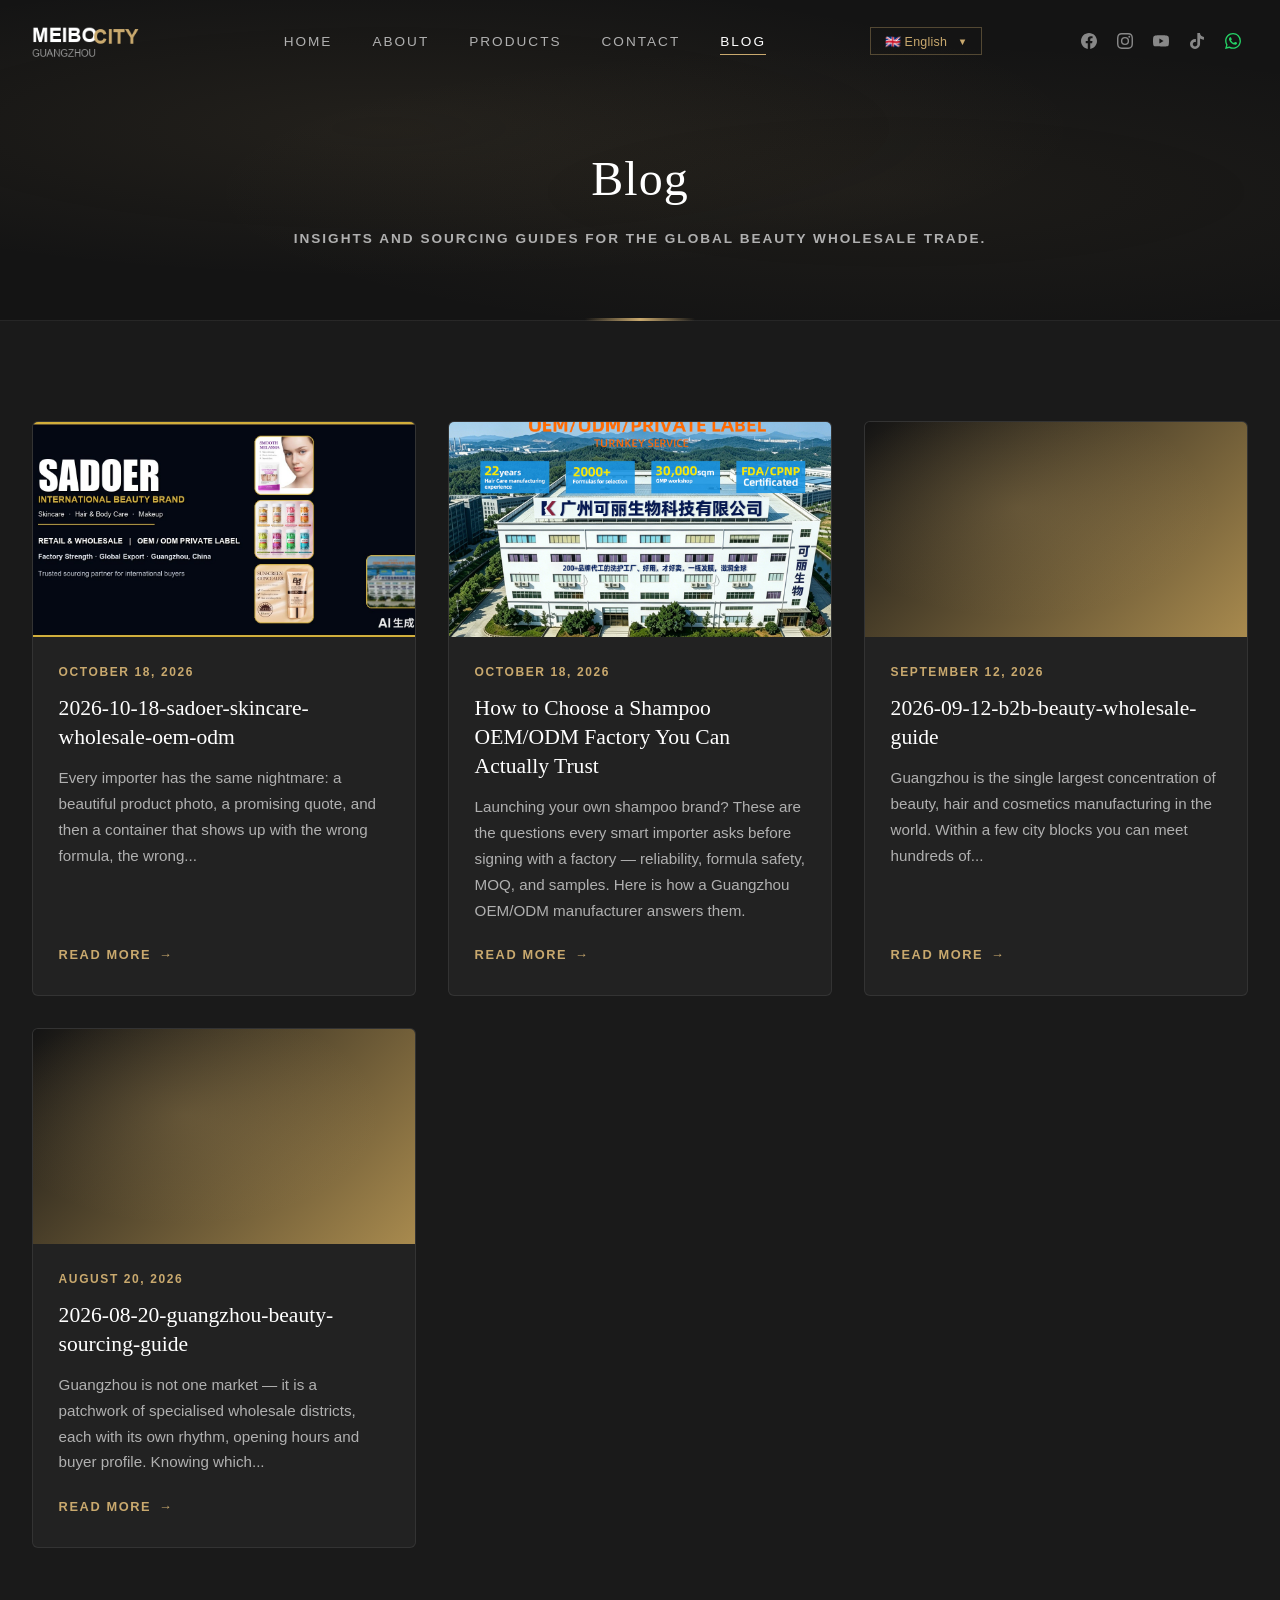
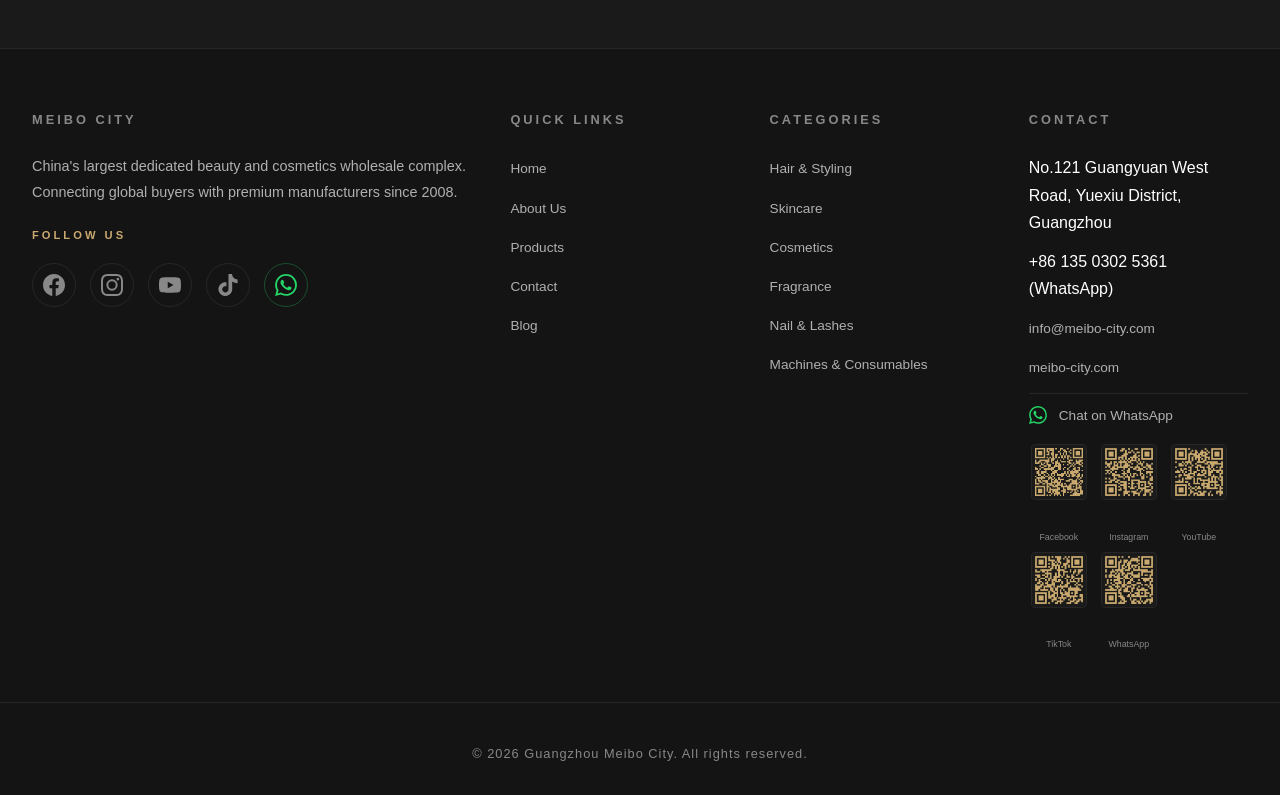
<file: blog.html>
<!DOCTYPE html>
<html lang="en">
<head>
  <meta charset="UTF-8">
  <meta name="viewport" content="width=device-width, initial-scale=1.0">
  <meta name="description" content="Beauty, hair, cosmetics and salon supply wholesale insights from Guangzhou Meibo City - China&#x27;s premier B2B beauty marketplace.">
  <meta name="robots" content="index, follow">
  <link rel="canonical" href="https://meibo-city.com/blog.html">

  <meta property="og:title" content="Blog | Guangzhou Meibo City">
  <meta property="og:description" content="Beauty, hair, cosmetics and salon supply wholesale insights from Guangzhou Meibo City - China&#x27;s premier B2B beauty marketplace.">
  <meta property="og:url" content="https://meibo-city.com/blog.html">
  <meta property="og:type" content="website">
  <meta property="og:site_name" content="Guangzhou Meibo City">
  <meta property="og:locale" content="en_US">

  <meta name="twitter:card" content="summary_large_image">
  <meta name="twitter:title" content="Blog | Guangzhou Meibo City">
  <meta name="twitter:description" content="Beauty, hair, cosmetics and salon supply wholesale insights from Guangzhou Meibo City - China&#x27;s premier B2B beauty marketplace.">

  <script type="application/ld+json">
  {
    "@context": "https://schema.org",
    "@type": "Blog",
    "name": "Guangzhou Meibo City Blog",
    "url": "https://meibo-city.com/blog.html",
    "description": "Beauty, hair, cosmetics and salon supply wholesale insights from Guangzhou Meibo City - China's premier B2B beauty marketplace.",
    "blogPost": [
      {"@type": "BlogPosting", "headline": "2026-10-18-sadoer-skincare-wholesale-oem-odm", "url": "https://meibo-city.com/blog/2026-10-18-sadoer-skincare-wholesale-oem-odm.html", "datePublished": "2026-10-18"},
      {"@type": "BlogPosting", "headline": "How to Choose a Shampoo OEM/ODM Factory You Can Actually Trust", "url": "https://meibo-city.com/blog/2026-10-18-keli-hair-care-oem-odm-manufacturer.html", "datePublished": "2026-10-18"},
      {"@type": "BlogPosting", "headline": "2026-09-12-b2b-beauty-wholesale-guide", "url": "https://meibo-city.com/blog/2026-09-12-b2b-beauty-wholesale-guide.html", "datePublished": "2026-09-12"},
      {"@type": "BlogPosting", "headline": "2026-08-20-guangzhou-beauty-sourcing-guide", "url": "https://meibo-city.com/blog/2026-08-20-guangzhou-beauty-sourcing-guide.html", "datePublished": "2026-08-20"}
    ]
  }
  </script>
  <title>Blog | Guangzhou Meibo City</title>
  <link rel="stylesheet" href="/assets/css/style.css">
  <link rel="icon" type="image/png" href="/assets/images/favicon.png">
</head>
<body>

<header class="site-header">
    <div class="header-inner">
      <a href="/index.html" class="logo"><img src="/assets/images/logo.png" alt="MEIBO CITY Guangzhou" height="42"></a>
      <nav class="main-nav">
        <ul>
          <li><a href="/index.html" data-i18n="nav.home">Home</a></li>
          <li><a href="/about.html" data-i18n="nav.about">About</a></li>
          <li><a href="/products.html" data-i18n="nav.products">Products</a></li>
          <li><a href="/contact.html" data-i18n="nav.contact">Contact</a></li>
          <li><a href="/blog.html" class="active" data-i18n="nav.blog">Blog</a></li>
        </ul>
      </nav>
      <div id="lang-switcher" class="lang-switcher"></div>
      <div class="header-social">
          <a href="https://www.facebook.com/share/1E4ckV6qpv/?mibextid=wwXIfr" class="header-social-icon" target="_blank" rel="noopener noreferrer" aria-label="Facebook"><svg xmlns="http://www.w3.org/2000/svg" width="16" height="16" viewBox="0 0 24 24" fill="currentColor"><path d="M24 12.073c0-6.627-5.373-12-12-12s-12 5.373-12 12c0 5.99 4.388 10.954 10.125 11.854v-8.385H7.078v-3.47h3.047V9.43c0-3.007 1.792-4.669 4.533-4.669 1.312 0 2.686.235 2.686.235v2.953H15.83c-1.491 0-1.956.925-1.956 1.874v2.25h3.328l-.532 3.47h-2.796v8.385C19.612 23.027 24 18.062 24 12.073z"/></svg></a>
          <a href="https://www.instagram.com/meibocity?igsh=azI5anU0ZTc2cTl3&utm_source=qr" class="header-social-icon" target="_blank" rel="noopener noreferrer" aria-label="Instagram"><svg xmlns="http://www.w3.org/2000/svg" width="16" height="16" viewBox="0 0 24 24" fill="currentColor"><path d="M12 2.163c3.204 0 3.584.012 4.85.07 3.252.148 4.771 1.691 4.919 4.919.058 1.265.069 1.645.069 4.849 0 3.205-.012 3.584-.069 4.849-.149 3.225-1.664 4.771-4.919 4.919-1.266.058-1.644.07-4.85.07-3.204 0-3.584-.012-4.849-.07-3.26-.149-4.771-1.699-4.919-4.92-.058-1.265-.07-1.644-.07-4.849 0-3.204.013-3.583.07-4.849.149-3.227 1.664-4.771 4.919-4.919 1.266-.057 1.645-.069 4.849-.069zM12 0C8.741 0 8.333.014 7.053.072 2.695.272.273 2.69.073 7.052.014 8.333 0 8.741 0 12c0 3.259.014 3.668.072 4.948.2 4.358 2.618 6.78 6.98 6.98C8.333 23.986 8.741 24 12 24c3.259 0 3.668-.014 4.948-.072 4.354-.2 6.782-2.618 6.979-6.98.059-1.28.073-1.689.073-4.948 0-3.259-.014-3.667-.072-4.947-.196-4.354-2.617-6.78-6.979-6.98C15.668.014 15.259 0 12 0zm0 5.838a6.162 6.162 0 100 12.324 6.162 6.162 0 000-12.324zM12 16a4 4 0 110-8 4 4 0 010 8zm6.406-11.845a1.44 1.44 0 100 2.881 1.44 1.44 0 000-2.881z"/></svg></a>
          <a href="https://youtube.com/@meibocity?si=f6Dp0Gw7u1G5l-f3" class="header-social-icon" target="_blank" rel="noopener noreferrer" aria-label="Youtube"><svg xmlns="http://www.w3.org/2000/svg" width="16" height="16" viewBox="0 0 24 24" fill="currentColor"><path d="M23.498 6.186a3.016 3.016 0 00-2.122-2.136C19.505 3.545 12 3.545 12 3.545s-7.505 0-9.377.505A3.017 3.017 0 00.502 6.186C0 8.07 0 12 0 12s0 3.93.502 5.814a3.016 3.016 0 002.122 2.136c1.871.505 9.376.505 9.376.505s7.505 0 9.377-.505a3.015 3.015 0 002.122-2.136C24 15.93 24 12 24 12s0-3.93-.502-5.814zM9.545 15.568V8.432L15.818 12l-6.273 3.568z"/></svg></a>
          <a href="https://www.tiktok.com/@meibocity?_r=1&_t=ZS-95cQSNsgq07" class="header-social-icon" target="_blank" rel="noopener noreferrer" aria-label="Tiktok"><svg xmlns="http://www.w3.org/2000/svg" width="16" height="16" viewBox="0 0 24 24" fill="currentColor"><path d="M12.525.02c1.31-.02 2.61-.01 3.91-.02.08 1.53.63 3.09 1.75 4.17 1.12 1.11 2.7 1.62 4.24 1.79v4.03c-1.44-.05-2.89-.35-4.2-.97-.57-.26-1.1-.59-1.62-.93-.01 2.92.01 5.84-.02 8.75-.08 1.4-.54 2.79-1.35 3.94-1.31 1.92-3.58 3.17-5.91 3.21-1.43.08-2.86-.31-4.08-1.03-2.02-1.19-3.44-3.37-3.65-5.71-.02-.5-.03-1-.01-1.49.18-1.9 1.12-3.72 2.58-4.96 1.66-1.44 3.98-2.13 6.15-1.72.02 1.48-.04 2.96-.04 4.44-.99-.32-2.15-.23-3.02.37-.63.41-1.11 1.04-1.36 1.75-.21.51-.15 1.07-.14 1.61.24 1.64 1.82 3.02 3.5 2.87 1.12-.01 2.19-.66 2.77-1.61.19-.33.4-.67.41-1.06.1-1.79.06-3.57.07-5.36.01-4.03-.01-8.05.02-12.07z"/></svg></a>
          <a href="https://wa.me/message/3232HV433SLJE1" class="header-social-icon header-social-wa" target="_blank" rel="noopener noreferrer" aria-label="Whatsapp"><svg xmlns="http://www.w3.org/2000/svg" width="16" height="16" viewBox="0 0 24 24" fill="currentColor"><path d="M17.472 14.382c-.297-.149-1.758-.867-2.03-.967-.273-.099-.471-.148-.67.15-.197.297-.767.966-.94 1.164-.173.199-.347.223-.644.075-.297-.15-1.255-.463-2.39-1.475-.883-.788-1.48-1.761-1.653-2.059-.173-.297-.018-.458.13-.606.134-.133.298-.347.446-.52.149-.174.198-.298.298-.497.099-.198.05-.371-.025-.52-.075-.149-.669-1.612-.916-2.207-.242-.579-.487-.5-.669-.51-.173-.008-.371-.01-.57-.01-.198 0-.52.074-.792.372-.272.297-1.04 1.016-1.04 2.479 0 1.462 1.065 2.875 1.213 3.074.149.198 2.096 3.2 5.077 4.487.709.306 1.262.489 1.694.625.712.227 1.36.195 1.871.118.571-.085 1.758-.719 2.006-1.413.248-.694.248-1.289.173-1.413-.074-.124-.272-.198-.57-.347m-5.421 7.403h-.004a9.87 9.87 0 01-5.031-1.378l-.361-.214-3.741.982.998-3.648-.235-.374a9.86 9.86 0 01-1.51-5.26c.001-5.45 4.436-9.884 9.888-9.884 2.64 0 5.122 1.03 6.988 2.898a9.825 9.825 0 012.893 6.994c-.003 5.45-4.437 9.884-9.885 9.884m8.413-18.297A11.815 11.815 0 0012.05 0C5.495 0 .16 5.335.157 11.892c0 2.096.547 4.142 1.588 5.945L.057 24l6.305-1.654a11.882 11.882 0 005.683 1.448h.005c6.554 0 11.89-5.335 11.893-11.893a11.821 11.821 0 00-3.48-8.413z"/></svg></a>
      </div>
      <div class="menu-toggle">
        <span></span>
        <span></span>
        <span></span>
      </div>
    </div>
  </header>

  <section class="blog-hero">
    <div class="container">
      <h1 class="blog-hero-title" data-i18n="blog.title">Blog</h1>
      <p class="blog-hero-meta" data-i18n="blog.subtitle">Insights and sourcing guides for the global beauty wholesale trade.</p>
    </div>
  </section>

  <section class="section-padding">
    <div class="container">
    <div class="blog-grid">
      <a class="blog-card" href="/blog/2026-10-18-sadoer-skincare-wholesale-oem-odm.html">
        <div class="blog-card-cover"><img src="/assets/uploads/sadoer-cover-main.jpg" alt="2026-10-18-sadoer-skincare-wholesale-oem-odm" loading="lazy"></div>
        <div class="blog-card-body">
          <p class="blog-card-date">October 18, 2026</p>
          <h2 class="blog-card-title">2026-10-18-sadoer-skincare-wholesale-oem-odm</h2>
          <p class="blog-card-excerpt">Every importer has the same nightmare: a beautiful product photo, a promising quote, and then a container that shows up with the wrong formula, the wrong...</p>
          <span class="blog-card-more" data-i18n="blog.readmore">Read more</span>
        </div>
      </a>
      <a class="blog-card" href="/blog/2026-10-18-keli-hair-care-oem-odm-manufacturer.html">
        <div class="blog-card-cover"><img src="/assets/uploads/keli-factory-aerial.jpg" alt="How to Choose a Shampoo OEM/ODM Factory You Can Actually Trust" loading="lazy"></div>
        <div class="blog-card-body">
          <p class="blog-card-date">October 18, 2026</p>
          <h2 class="blog-card-title">How to Choose a Shampoo OEM/ODM Factory You Can Actually Trust</h2>
          <p class="blog-card-excerpt">Launching your own shampoo brand? These are the questions every smart importer asks before signing with a factory — reliability, formula safety, MOQ, and samples. Here is how a Guangzhou OEM/ODM manufacturer answers them.</p>
          <span class="blog-card-more" data-i18n="blog.readmore">Read more</span>
        </div>
      </a>
      <a class="blog-card" href="/blog/2026-09-12-b2b-beauty-wholesale-guide.html">
        <div class="blog-card-cover"></div>
        <div class="blog-card-body">
          <p class="blog-card-date">September 12, 2026</p>
          <h2 class="blog-card-title">2026-09-12-b2b-beauty-wholesale-guide</h2>
          <p class="blog-card-excerpt">Guangzhou is the single largest concentration of beauty, hair and cosmetics manufacturing in the world. Within a few city blocks you can meet hundreds of...</p>
          <span class="blog-card-more" data-i18n="blog.readmore">Read more</span>
        </div>
      </a>
      <a class="blog-card" href="/blog/2026-08-20-guangzhou-beauty-sourcing-guide.html">
        <div class="blog-card-cover"></div>
        <div class="blog-card-body">
          <p class="blog-card-date">August 20, 2026</p>
          <h2 class="blog-card-title">2026-08-20-guangzhou-beauty-sourcing-guide</h2>
          <p class="blog-card-excerpt">Guangzhou is not one market — it is a patchwork of specialised wholesale districts, each with its own rhythm, opening hours and buyer profile. Knowing which...</p>
          <span class="blog-card-more" data-i18n="blog.readmore">Read more</span>
        </div>
      </a>
    </div>
    </div>
  </section>


<footer class="site-footer">
    <div class="footer-grid">
      <div class="footer-col">
        <h4 data-i18n="footer.about.title">Meibo City</h4>
        <p data-i18n="footer.about.desc">
          China's largest dedicated beauty and cosmetics wholesale complex.
          Connecting global buyers with premium manufacturers since 2008.
        </p>
        <div class="footer-social">
          <span class="footer-follow-label">Follow Us</span>
          <a href="https://www.facebook.com/share/1E4ckV6qpv/?mibextid=wwXIfr" class="footer-social-icon" target="_blank" rel="noopener noreferrer" aria-label="Facebook"><svg xmlns="http://www.w3.org/2000/svg" width="22" height="22" viewBox="0 0 24 24" fill="currentColor"><path d="M24 12.073c0-6.627-5.373-12-12-12s-12 5.373-12 12c0 5.99 4.388 10.954 10.125 11.854v-8.385H7.078v-3.47h3.047V9.43c0-3.007 1.792-4.669 4.533-4.669 1.312 0 2.686.235 2.686.235v2.953H15.83c-1.491 0-1.956.925-1.956 1.874v2.25h3.328l-.532 3.47h-2.796v8.385C19.612 23.027 24 18.062 24 12.073z"/></svg></a>
          <a href="https://www.instagram.com/meibocity?igsh=azI5anU0ZTc2cTl3&utm_source=qr" class="footer-social-icon" target="_blank" rel="noopener noreferrer" aria-label="Instagram"><svg xmlns="http://www.w3.org/2000/svg" width="22" height="22" viewBox="0 0 24 24" fill="currentColor"><path d="M12 2.163c3.204 0 3.584.012 4.85.07 3.252.148 4.771 1.691 4.919 4.919.058 1.265.069 1.645.069 4.849 0 3.205-.012 3.584-.069 4.849-.149 3.225-1.664 4.771-4.919 4.919-1.266.058-1.644.07-4.85.07-3.204 0-3.584-.012-4.849-.07-3.26-.149-4.771-1.699-4.919-4.92-.058-1.265-.07-1.644-.07-4.849 0-3.204.013-3.583.07-4.849.149-3.227 1.664-4.771 4.919-4.919 1.266-.057 1.645-.069 4.849-.069zM12 0C8.741 0 8.333.014 7.053.072 2.695.272.273 2.69.073 7.052.014 8.333 0 8.741 0 12c0 3.259.014 3.668.072 4.948.2 4.358 2.618 6.78 6.98 6.98C8.333 23.986 8.741 24 12 24c3.259 0 3.668-.014 4.948-.072 4.354-.2 6.782-2.618 6.979-6.98.059-1.28.073-1.689.073-4.948 0-3.259-.014-3.667-.072-4.947-.196-4.354-2.617-6.78-6.979-6.98C15.668.014 15.259 0 12 0zm0 5.838a6.162 6.162 0 100 12.324 6.162 6.162 0 000-12.324zM12 16a4 4 0 110-8 4 4 0 010 8zm6.406-11.845a1.44 1.44 0 100 2.881 1.44 1.44 0 000-2.881z"/></svg></a>
          <a href="https://youtube.com/@meibocity?si=f6Dp0Gw7u1G5l-f3" class="footer-social-icon" target="_blank" rel="noopener noreferrer" aria-label="Youtube"><svg xmlns="http://www.w3.org/2000/svg" width="22" height="22" viewBox="0 0 24 24" fill="currentColor"><path d="M23.498 6.186a3.016 3.016 0 00-2.122-2.136C19.505 3.545 12 3.545 12 3.545s-7.505 0-9.377.505A3.017 3.017 0 00.502 6.186C0 8.07 0 12 0 12s0 3.93.502 5.814a3.016 3.016 0 002.122 2.136c1.871.505 9.376.505 9.376.505s7.505 0 9.377-.505a3.015 3.015 0 002.122-2.136C24 15.93 24 12 24 12s0-3.93-.502-5.814zM9.545 15.568V8.432L15.818 12l-6.273 3.568z"/></svg></a>
          <a href="https://www.tiktok.com/@meibocity?_r=1&_t=ZS-95cQSNsgq07" class="footer-social-icon" target="_blank" rel="noopener noreferrer" aria-label="Tiktok"><svg xmlns="http://www.w3.org/2000/svg" width="22" height="22" viewBox="0 0 24 24" fill="currentColor"><path d="M12.525.02c1.31-.02 2.61-.01 3.91-.02.08 1.53.63 3.09 1.75 4.17 1.12 1.11 2.7 1.62 4.24 1.79v4.03c-1.44-.05-2.89-.35-4.2-.97-.57-.26-1.1-.59-1.62-.93-.01 2.92.01 5.84-.02 8.75-.08 1.4-.54 2.79-1.35 3.94-1.31 1.92-3.58 3.17-5.91 3.21-1.43.08-2.86-.31-4.08-1.03-2.02-1.19-3.44-3.37-3.65-5.71-.02-.5-.03-1-.01-1.49.18-1.9 1.12-3.72 2.58-4.96 1.66-1.44 3.98-2.13 6.15-1.72.02 1.48-.04 2.96-.04 4.44-.99-.32-2.15-.23-3.02.37-.63.41-1.11 1.04-1.36 1.75-.21.51-.15 1.07-.14 1.61.24 1.64 1.82 3.02 3.5 2.87 1.12-.01 2.19-.66 2.77-1.61.19-.33.4-.67.41-1.06.1-1.79.06-3.57.07-5.36.01-4.03-.01-8.05.02-12.07z"/></svg></a>
          <a href="https://wa.me/message/3232HV433SLJE1" class="footer-social-icon footer-social-wa" target="_blank" rel="noopener noreferrer" aria-label="Whatsapp"><svg xmlns="http://www.w3.org/2000/svg" width="22" height="22" viewBox="0 0 24 24" fill="currentColor"><path d="M17.472 14.382c-.297-.149-1.758-.867-2.03-.967-.273-.099-.471-.148-.67.15-.197.297-.767.966-.94 1.164-.173.199-.347.223-.644.075-.297-.15-1.255-.463-2.39-1.475-.883-.788-1.48-1.761-1.653-2.059-.173-.297-.018-.458.13-.606.134-.133.298-.347.446-.52.149-.174.198-.298.298-.497.099-.198.05-.371-.025-.52-.075-.149-.669-1.612-.916-2.207-.242-.579-.487-.5-.669-.51-.173-.008-.371-.01-.57-.01-.198 0-.52.074-.792.372-.272.297-1.04 1.016-1.04 2.479 0 1.462 1.065 2.875 1.213 3.074.149.198 2.096 3.2 5.077 4.487.709.306 1.262.489 1.694.625.712.227 1.36.195 1.871.118.571-.085 1.758-.719 2.006-1.413.248-.694.248-1.289.173-1.413-.074-.124-.272-.198-.57-.347m-5.421 7.403h-.004a9.87 9.87 0 01-5.031-1.378l-.361-.214-3.741.982.998-3.648-.235-.374a9.86 9.86 0 01-1.51-5.26c.001-5.45 4.436-9.884 9.888-9.884 2.64 0 5.122 1.03 6.988 2.898a9.825 9.825 0 012.893 6.994c-.003 5.45-4.437 9.884-9.885 9.884m8.413-18.297A11.815 11.815 0 0012.05 0C5.495 0 .16 5.335.157 11.892c0 2.096.547 4.142 1.588 5.945L.057 24l6.305-1.654a11.882 11.882 0 005.683 1.448h.005c6.554 0 11.89-5.335 11.893-11.893a11.821 11.821 0 00-3.48-8.413z"/></svg></a>
        </div>
      </div>
      <div class="footer-col">
        <h4 data-i18n="footer.quick.title">Quick Links</h4>
        <ul>
          <li><a href="/index.html" data-i18n="footer.quick.home">Home</a></li>
          <li><a href="/about.html" data-i18n="footer.quick.about">About Us</a></li>
          <li><a href="/products.html" data-i18n="footer.quick.products">Products</a></li>
          <li><a href="/contact.html" data-i18n="footer.quick.contact">Contact</a></li>
          <li><a href="/blog.html" data-i18n="footer.quick.blog">Blog</a></li>
        </ul>
      </div>
      <div class="footer-col">
        <h4 data-i18n="footer.cat.title">Categories</h4>
        <ul>
          <li><a href="/products.html" data-i18n="footer.cat.hair">Hair &amp; Styling</a></li>
          <li><a href="/products.html" data-i18n="footer.cat.skincare">Skincare</a></li>
          <li><a href="/products.html" data-i18n="footer.cat.cosmetics">Cosmetics</a></li>
          <li><a href="/products.html" data-i18n="footer.cat.fragrance">Fragrance</a></li>
          <li><a href="/products.html" data-i18n="footer.cat.nail">Nail &amp; Lashes</a></li>
          <li><a href="/products.html" data-i18n="footer.cat.machines">Machines &amp; Consumables</a></li>
        </ul>
      </div>
      <div class="footer-col">
        <h4 data-i18n="footer.contact.title">Contact</h4>
        <ul>
          <li data-i18n="footer.contact.address">No.121 Guangyuan West Road, Yuexiu District, Guangzhou</li>
          <li><span data-i18n="footer.contact.phone">+86 135 0302 5361 (WhatsApp)</span></li>
          <li><a href="mailto:info@meibo-city.com" data-i18n="footer.contact.email">info@meibo-city.com</a></li>
          <li><a href="https://meibo-city.com">meibo-city.com</a></li>
          <li class="footer-wa-contact">
            <a href="https://wa.me/message/3232HV433SLJE1" target="_blank" rel="noopener noreferrer">
              <svg xmlns="http://www.w3.org/2000/svg" width="18" height="18" viewBox="0 0 24 24" fill="#25D366" style="vertical-align:middle;margin-right:6px;"><path d="M17.472 14.382c-.297-.149-1.758-.867-2.03-.967-.273-.099-.471-.148-.67.15-.197.297-.767.966-.94 1.164-.173.199-.347.223-.644.075-.297-.15-1.255-.463-2.39-1.475-.883-.788-1.48-1.761-1.653-2.059-.173-.297-.018-.458.13-.606.134-.133.298-.347.446-.52.149-.174.198-.298.298-.497.099-.198.05-.371-.025-.52-.075-.149-.669-1.612-.916-2.207-.242-.579-.487-.5-.669-.51-.173-.008-.371-.01-.57-.01-.198 0-.52.074-.792.372-.272.297-1.04 1.016-1.04 2.479 0 1.462 1.065 2.875 1.213 3.074.149.198 2.096 3.2 5.077 4.487.709.306 1.262.489 1.694.625.712.227 1.36.195 1.871.118.571-.085 1.758-.719 2.006-1.413.248-.694.248-1.289.173-1.413-.074-.124-.272-.198-.57-.347m-5.421 7.403h-.004a9.87 9.87 0 01-5.031-1.378l-.361-.214-3.741.982.998-3.648-.235-.374a9.86 9.86 0 01-1.51-5.26c.001-5.45 4.436-9.884 9.888-9.884 2.64 0 5.122 1.03 6.988 2.898a9.825 9.825 0 012.893 6.994c-.003 5.45-4.437 9.884-9.885 9.884m8.413-18.297A11.815 11.815 0 0012.05 0C5.495 0 .16 5.335.157 11.892c0 2.096.547 4.142 1.588 5.945L.057 24l6.305-1.654a11.882 11.882 0 005.683 1.448h.005c6.554 0 11.89-5.335 11.893-11.893a11.821 11.821 0 00-3.48-8.413z"/></svg>
              Chat on WhatsApp
            </a>
          </li>
          <li style="margin-top:12px;">
            <div class="footer-qr-grid">
              <div class="footer-qr-item"><img src="/assets/images/qr-facebook.png" alt="Facebook QR"><br><small>Facebook</small></div>
              <div class="footer-qr-item"><img src="/assets/images/qr-instagram.png" alt="Instagram QR"><br><small>Instagram</small></div>
              <div class="footer-qr-item"><img src="/assets/images/qr-youtube.png" alt="YouTube QR"><br><small>YouTube</small></div>
              <div class="footer-qr-item"><img src="/assets/images/qr-tiktok.png" alt="TikTok QR"><br><small>TikTok</small></div>
              <div class="footer-qr-item"><img src="/assets/images/qr-whatsapp.png" alt="WhatsApp QR"><br><small>WhatsApp</small></div>
            </div>
          </li>
        </ul>
      </div>
    </div>
    <div class="footer-bottom">
      <p data-i18n="footer.copyright">&copy; 2026 Guangzhou Meibo City. All rights reserved.</p>
    </div>
  </footer>

  <script src="/assets/js/i18n.js"></script>
  <script src="/assets/js/main.js"></script>
</body>
</html>
</file>
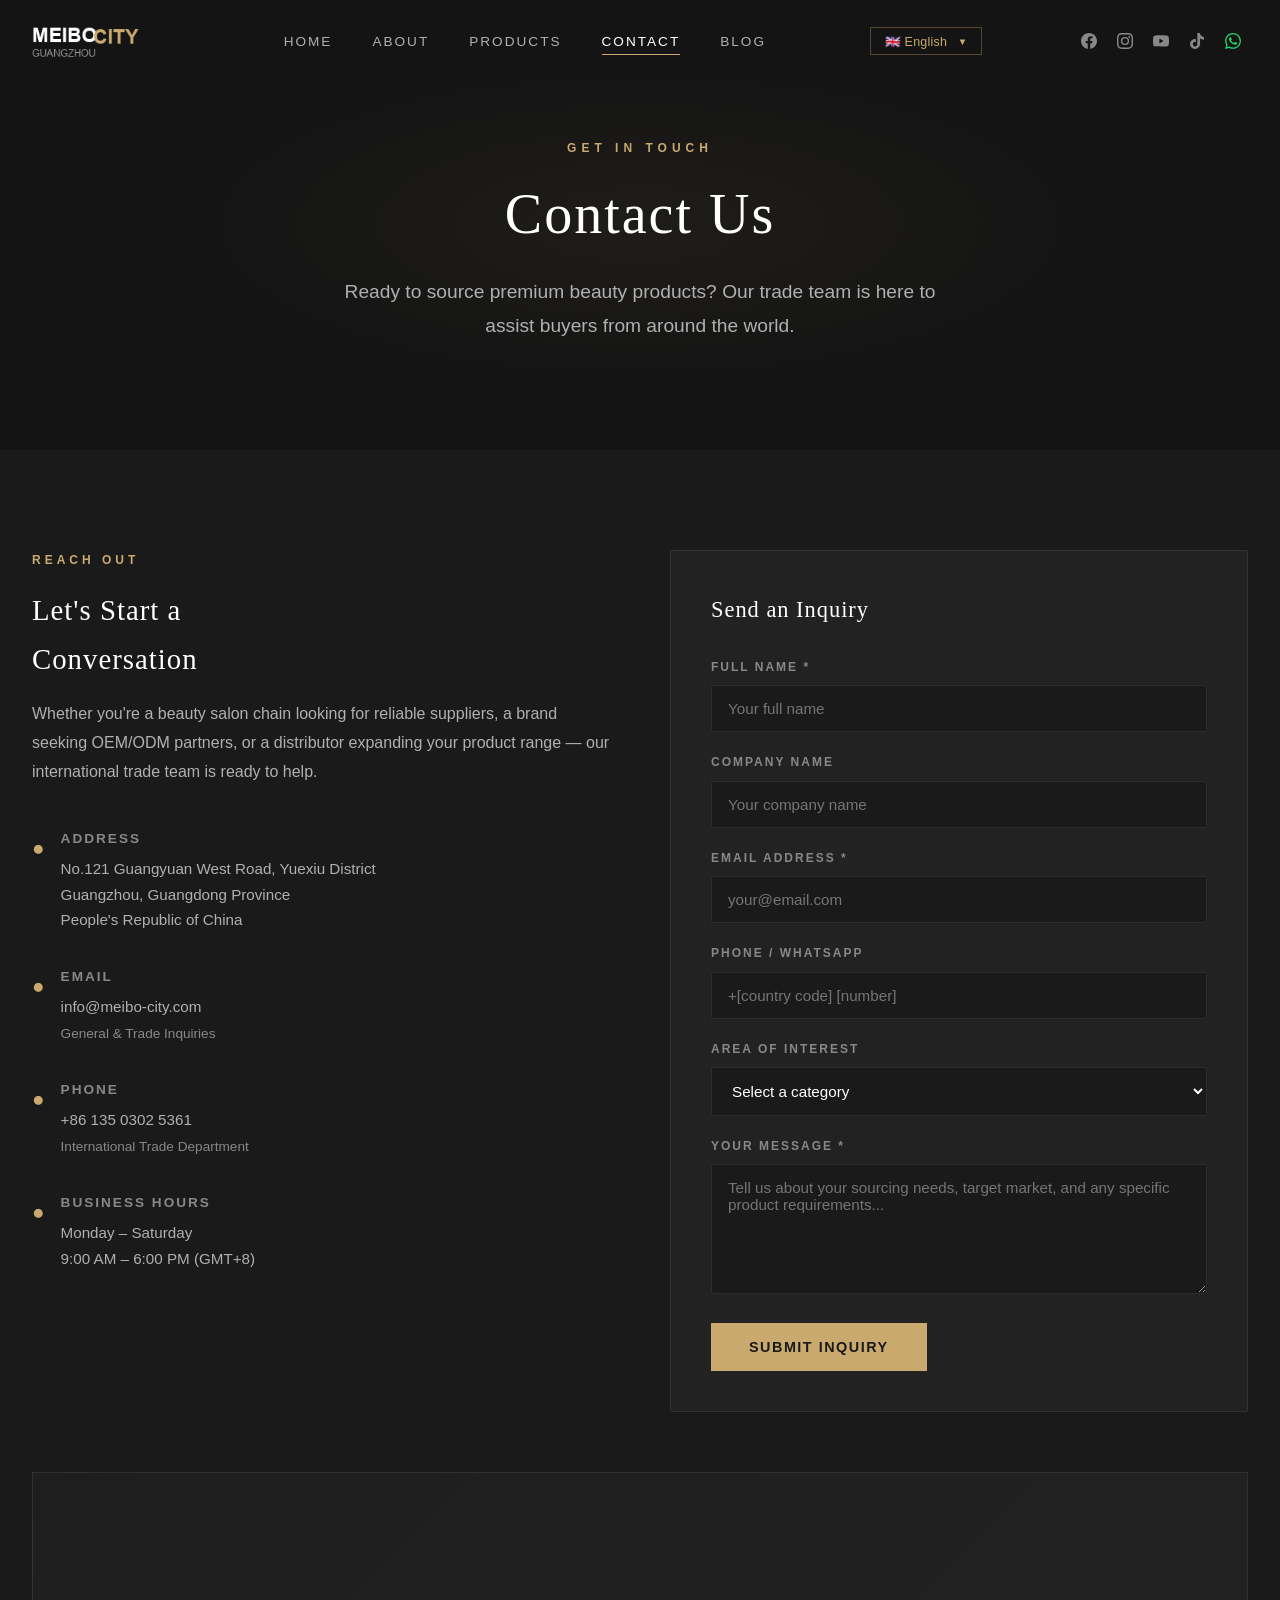
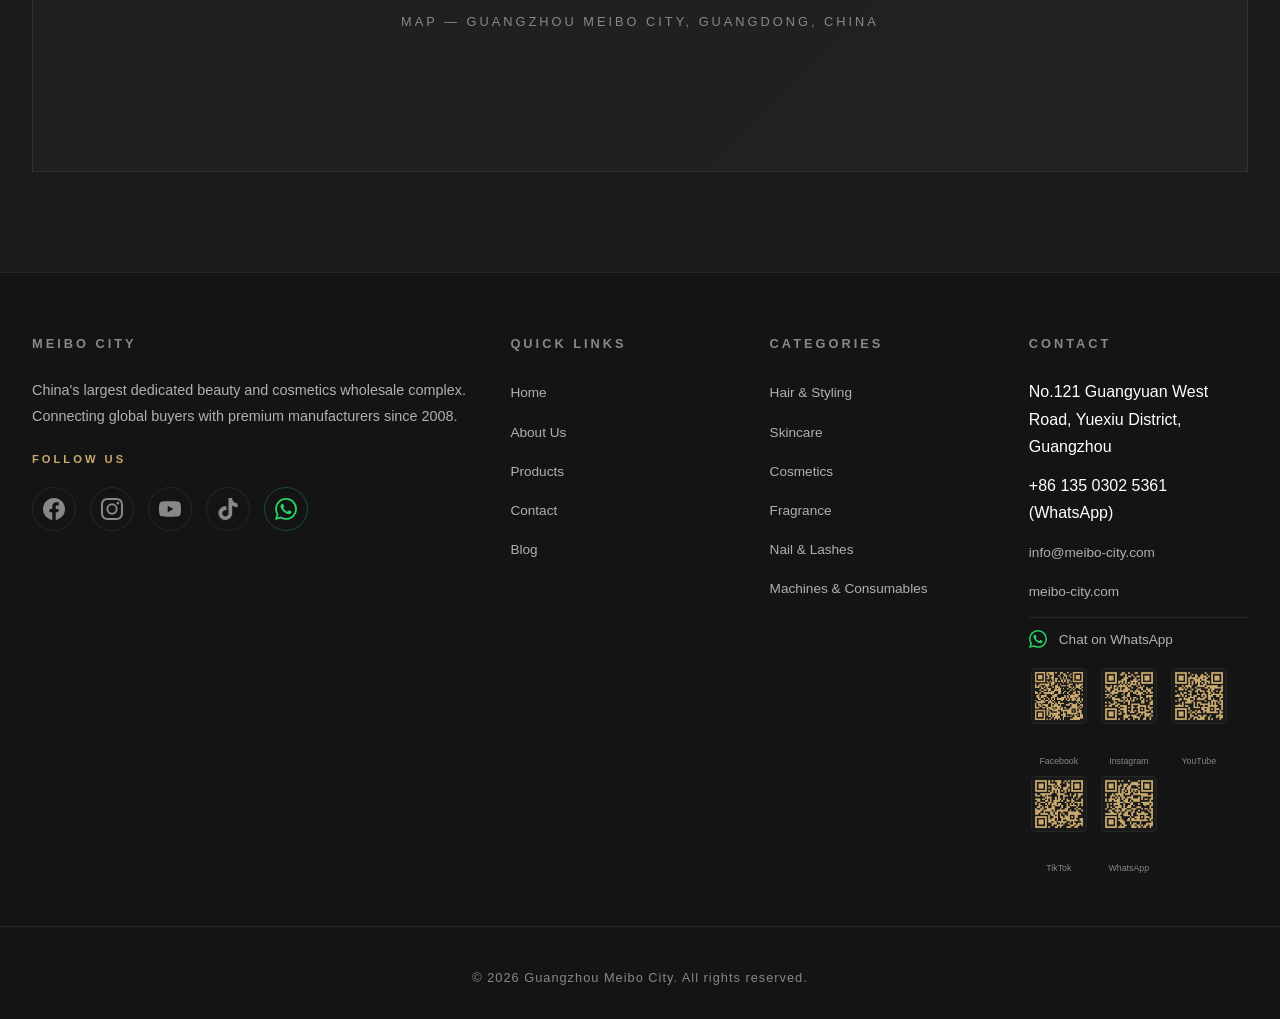
<file: contact.html>
<!DOCTYPE html>
<html lang="en">
<head>
  <meta charset="UTF-8">
  <meta name="viewport" content="width=device-width, initial-scale=1.0">
  <meta name="description" content="Contact Guangzhou Meibo City - China's premier beauty wholesale hub. Send inquiries, plan your visit, or request supplier matching. Serving global B2B buyers.">
  <meta name="keywords" content="Meibo City contact, beauty wholesale inquiry, Guangzhou sourcing contact, B2B beauty trade">
  <meta name="robots" content="index, follow">
  <link rel="canonical" href="https://meibo-city.com/contact.html">

  <meta property="og:title" content="Contact Guangzhou Meibo City - Beauty B2B Inquiry">
  <meta property="og:description" content="Get in touch with Guangzhou Meibo City. Send inquiries, request supplier matching, or plan your visit to China's largest beauty wholesale hub.">
  <meta property="og:url" content="https://meibo-city.com/contact.html">
  <meta property="og:type" content="website">

  <meta name="twitter:card" content="summary_large_image">
  <meta name="twitter:title" content="Contact Guangzhou Meibo City">
  <meta name="twitter:description" content="Send your sourcing inquiry to China's premier beauty B2B wholesale hub.">

  <script type="application/ld+json">
  {
    "@context": "https://schema.org",
    "@type": "ContactPage",
    "name": "Contact Guangzhou Meibo City",
    "url": "https://meibo-city.com/contact.html",
    "description": "Contact page for Guangzhou Meibo City - beauty and cosmetics B2B wholesale inquiries.",
    "isPartOf": {
      "@type": "WebSite",
      "name": "Guangzhou Meibo City",
      "url": "https://meibo-city.com"
    },
    "sameAs": [
      "https://www.facebook.com/share/1E4ckV6qpv/?mibextid=wwXIfr",
      "https://www.instagram.com/meibocity?igsh=azI5anU0ZTc2cTl3&utm_source=qr",
      "https://youtube.com/@meibocity?si=f6Dp0Gw7u1G5l-f3",
      "https://www.tiktok.com/@meibocity?_r=1&_t=ZS-95cQSNsgq07",
      "https://wa.me/message/3232HV433SLJE1"
    ]
}
  </script>

  <title>Contact Us - Guangzhou Meibo City | Beauty B2B Inquiry</title>
  <link rel="stylesheet" href="assets/css/style.css">
  <link rel="icon" type="image/png" href="assets/images/favicon.png">
</head>
<body>

  <header class="site-header">
    <div class="header-inner">
      <a href="index.html" class="logo"><img src="assets/images/logo.png" alt="MEIBO CITY Guangzhou" height="42"></a>
      <nav class="main-nav">
        <ul>
          <li><a href="index.html" data-i18n="nav.home">Home</a></li>
          <li><a href="about.html" data-i18n="nav.about">About</a></li>
          <li><a href="products.html" data-i18n="nav.products">Products</a></li>
          <li><a href="contact.html" class="active" data-i18n="nav.contact">Contact</a></li>
          <li><a href="blog.html" data-i18n="nav.blog">Blog</a></li>
        </ul>
      </nav>
      <div id="lang-switcher" class="lang-switcher"></div>
      <div class="header-social">
          <a href="https://www.facebook.com/share/1E4ckV6qpv/?mibextid=wwXIfr" class="header-social-icon" target="_blank" rel="noopener noreferrer" aria-label="Facebook"><svg xmlns="http://www.w3.org/2000/svg" width="16" height="16" viewBox="0 0 24 24" fill="currentColor"><path d="M24 12.073c0-6.627-5.373-12-12-12s-12 5.373-12 12c0 5.99 4.388 10.954 10.125 11.854v-8.385H7.078v-3.47h3.047V9.43c0-3.007 1.792-4.669 4.533-4.669 1.312 0 2.686.235 2.686.235v2.953H15.83c-1.491 0-1.956.925-1.956 1.874v2.25h3.328l-.532 3.47h-2.796v8.385C19.612 23.027 24 18.062 24 12.073z"/></svg></a>
          <a href="https://www.instagram.com/meibocity?igsh=azI5anU0ZTc2cTl3&utm_source=qr" class="header-social-icon" target="_blank" rel="noopener noreferrer" aria-label="Instagram"><svg xmlns="http://www.w3.org/2000/svg" width="16" height="16" viewBox="0 0 24 24" fill="currentColor"><path d="M12 2.163c3.204 0 3.584.012 4.85.07 3.252.148 4.771 1.691 4.919 4.919.058 1.265.069 1.645.069 4.849 0 3.205-.012 3.584-.069 4.849-.149 3.225-1.664 4.771-4.919 4.919-1.266.058-1.644.07-4.85.07-3.204 0-3.584-.012-4.849-.07-3.26-.149-4.771-1.699-4.919-4.92-.058-1.265-.07-1.644-.07-4.849 0-3.204.013-3.583.07-4.849.149-3.227 1.664-4.771 4.919-4.919 1.266-.057 1.645-.069 4.849-.069zM12 0C8.741 0 8.333.014 7.053.072 2.695.272.273 2.69.073 7.052.014 8.333 0 8.741 0 12c0 3.259.014 3.668.072 4.948.2 4.358 2.618 6.78 6.98 6.98C8.333 23.986 8.741 24 12 24c3.259 0 3.668-.014 4.948-.072 4.354-.2 6.782-2.618 6.979-6.98.059-1.28.073-1.689.073-4.948 0-3.259-.014-3.667-.072-4.947-.196-4.354-2.617-6.78-6.979-6.98C15.668.014 15.259 0 12 0zm0 5.838a6.162 6.162 0 100 12.324 6.162 6.162 0 000-12.324zM12 16a4 4 0 110-8 4 4 0 010 8zm6.406-11.845a1.44 1.44 0 100 2.881 1.44 1.44 0 000-2.881z"/></svg></a>
          <a href="https://youtube.com/@meibocity?si=f6Dp0Gw7u1G5l-f3" class="header-social-icon" target="_blank" rel="noopener noreferrer" aria-label="Youtube"><svg xmlns="http://www.w3.org/2000/svg" width="16" height="16" viewBox="0 0 24 24" fill="currentColor"><path d="M23.498 6.186a3.016 3.016 0 00-2.122-2.136C19.505 3.545 12 3.545 12 3.545s-7.505 0-9.377.505A3.017 3.017 0 00.502 6.186C0 8.07 0 12 0 12s0 3.93.502 5.814a3.016 3.016 0 002.122 2.136c1.871.505 9.376.505 9.376.505s7.505 0 9.377-.505a3.015 3.015 0 002.122-2.136C24 15.93 24 12 24 12s0-3.93-.502-5.814zM9.545 15.568V8.432L15.818 12l-6.273 3.568z"/></svg></a>
          <a href="https://www.tiktok.com/@meibocity?_r=1&_t=ZS-95cQSNsgq07" class="header-social-icon" target="_blank" rel="noopener noreferrer" aria-label="Tiktok"><svg xmlns="http://www.w3.org/2000/svg" width="16" height="16" viewBox="0 0 24 24" fill="currentColor"><path d="M12.525.02c1.31-.02 2.61-.01 3.91-.02.08 1.53.63 3.09 1.75 4.17 1.12 1.11 2.7 1.62 4.24 1.79v4.03c-1.44-.05-2.89-.35-4.2-.97-.57-.26-1.1-.59-1.62-.93-.01 2.92.01 5.84-.02 8.75-.08 1.4-.54 2.79-1.35 3.94-1.31 1.92-3.58 3.17-5.91 3.21-1.43.08-2.86-.31-4.08-1.03-2.02-1.19-3.44-3.37-3.65-5.71-.02-.5-.03-1-.01-1.49.18-1.9 1.12-3.72 2.58-4.96 1.66-1.44 3.98-2.13 6.15-1.72.02 1.48-.04 2.96-.04 4.44-.99-.32-2.15-.23-3.02.37-.63.41-1.11 1.04-1.36 1.75-.21.51-.15 1.07-.14 1.61.24 1.64 1.82 3.02 3.5 2.87 1.12-.01 2.19-.66 2.77-1.61.19-.33.4-.67.41-1.06.1-1.79.06-3.57.07-5.36.01-4.03-.01-8.05.02-12.07z"/></svg></a>
          <a href="https://wa.me/message/3232HV433SLJE1" class="header-social-icon header-social-wa" target="_blank" rel="noopener noreferrer" aria-label="Whatsapp"><svg xmlns="http://www.w3.org/2000/svg" width="16" height="16" viewBox="0 0 24 24" fill="currentColor"><path d="M17.472 14.382c-.297-.149-1.758-.867-2.03-.967-.273-.099-.471-.148-.67.15-.197.297-.767.966-.94 1.164-.173.199-.347.223-.644.075-.297-.15-1.255-.463-2.39-1.475-.883-.788-1.48-1.761-1.653-2.059-.173-.297-.018-.458.13-.606.134-.133.298-.347.446-.52.149-.174.198-.298.298-.497.099-.198.05-.371-.025-.52-.075-.149-.669-1.612-.916-2.207-.242-.579-.487-.5-.669-.51-.173-.008-.371-.01-.57-.01-.198 0-.52.074-.792.372-.272.297-1.04 1.016-1.04 2.479 0 1.462 1.065 2.875 1.213 3.074.149.198 2.096 3.2 5.077 4.487.709.306 1.262.489 1.694.625.712.227 1.36.195 1.871.118.571-.085 1.758-.719 2.006-1.413.248-.694.248-1.289.173-1.413-.074-.124-.272-.198-.57-.347m-5.421 7.403h-.004a9.87 9.87 0 01-5.031-1.378l-.361-.214-3.741.982.998-3.648-.235-.374a9.86 9.86 0 01-1.51-5.26c.001-5.45 4.436-9.884 9.888-9.884 2.64 0 5.122 1.03 6.988 2.898a9.825 9.825 0 012.893 6.994c-.003 5.45-4.437 9.884-9.885 9.884m8.413-18.297A11.815 11.815 0 0012.05 0C5.495 0 .16 5.335.157 11.892c0 2.096.547 4.142 1.588 5.945L.057 24l6.305-1.654a11.882 11.882 0 005.683 1.448h.005c6.554 0 11.89-5.335 11.893-11.893a11.821 11.821 0 00-3.48-8.413z"/></svg></a>
      </div>
      <div class="menu-toggle">
        <span></span>
        <span></span>
        <span></span>
      </div>
    </div>
  </header>

  <section class="page-hero">
    <div class="hero-content">
      <p class="hero-tag" data-i18n="contact.hero.tag">Get In Touch</p>
      <h1 class="hero-title" data-i18n="contact.hero.title">Contact Us</h1>
      <p class="hero-subtitle" data-i18n="contact.hero.subtitle">
        Ready to source premium beauty products? Our trade team is here to assist
        buyers from around the world.
      </p>
    </div>
  </section>

  <section class="section-padding">
    <div class="container">
      <div class="contact-grid">

        <div class="contact-info reveal">
          <span class="section-tag" data-i18n="contact.info.tag">Reach Out</span>
          <h2 data-i18n="contact.info.title">Let's Start a<br>Conversation</h2>
          <p data-i18n="contact.info.desc">
            Whether you're a beauty salon chain looking for reliable suppliers, a
            brand seeking OEM/ODM partners, or a distributor expanding your product
            range &mdash; our international trade team is ready to help.
          </p>

          <div class="contact-detail">
            <span class="detail-icon">&#9679;</span>
            <div class="detail-text">
              <h4 data-i18n="contact.info.address">Address</h4>
              <p>
                No.121 Guangyuan West Road, Yuexiu District<br>
                Guangzhou, Guangdong Province<br>
                People's Republic of China
              </p>
            </div>
          </div>

          <div class="contact-detail">
            <span class="detail-icon">&#9679;</span>
            <div class="detail-text">
              <h4 data-i18n="contact.info.email">Email</h4>
              <p>
                <a href="mailto:info@meibo-city.com">info@meibo-city.com</a><br>
                <span style="color:var(--text-muted);font-size:0.85rem;" data-i18n="contact.info.email.desc">General &amp; Trade Inquiries</span>
              </p>
            </div>
          </div>

          <div class="contact-detail">
            <span class="detail-icon">&#9679;</span>
            <div class="detail-text">
              <h4 data-i18n="contact.info.phone">Phone</h4>
              <p>
                <a href="tel:+8613503025361">+86 135 0302 5361</a><br>
                <span style="color:var(--text-muted);font-size:0.85rem;" data-i18n="contact.info.phone.desc">International Trade Department</span>
              </p>
            </div>
          </div>

          <div class="contact-detail">
            <span class="detail-icon">&#9679;</span>
            <div class="detail-text">
              <h4 data-i18n="contact.info.hours">Business Hours</h4>
              <p data-i18n="contact.info.hours.desc">
                Monday &ndash; Saturday<br>
                9:00 AM &ndash; 6:00 PM (GMT+8)
              </p>
            </div>
          </div>
        </div>

        <div class="contact-form reveal" id="contactFormWrapper">
          <h3 data-i18n="contact.form.title">Send an Inquiry</h3>
          <form id="contactForm">
            <div class="form-group">
              <label for="name" data-i18n="contact.form.name">Full Name *</label>
              <input type="text" id="name" name="name" data-i18n-placeholder="contact.form.name.ph" placeholder="Your full name" required>
            </div>
            <div class="form-group">
              <label for="company" data-i18n="contact.form.company">Company Name</label>
              <input type="text" id="company" name="company" data-i18n-placeholder="contact.form.company.ph" placeholder="Your company name">
            </div>
            <div class="form-group">
              <label for="email" data-i18n="contact.form.email">Email Address *</label>
              <input type="email" id="email" name="email" data-i18n-placeholder="contact.form.email.ph" placeholder="your@email.com" required>
            </div>
            <div class="form-group">
              <label for="phone" data-i18n="contact.form.phone">Phone / WhatsApp</label>
              <input type="tel" id="phone" name="phone" data-i18n-placeholder="contact.form.phone.ph" placeholder="+[country code] [number]">
            </div>
            <div class="form-group">
              <label for="interest" data-i18n="contact.form.interest">Area of Interest</label>
              <select id="interest" name="interest">
                <option value="" data-i18n="contact.form.interest.opt0">Select a category</option>
                <option value="hair" data-i18n="contact.form.interest.opt1">Hair &amp; Styling</option>
                <option value="skincare" data-i18n="contact.form.interest.opt2">Skincare &amp; Beauty</option>
                <option value="cosmetics" data-i18n="contact.form.interest.opt3">Cosmetics &amp; Makeup</option>
                <option value="fragrance" data-i18n="contact.form.interest.opt4">Fragrance</option>
                <option value="nail" data-i18n="contact.form.interest.opt5">Nail &amp; Lashes</option>
                <option value="machines" data-i18n="contact.form.interest.opt6">Machines &amp; Consumables</option>
                <option value="general" data-i18n="contact.form.interest.opt7">General / Multiple Categories</option>
                <option value="visit" data-i18n="contact.form.interest.opt8">Planning a Visit</option>
              </select>
            </div>
            <div class="form-group">
              <label for="message" data-i18n="contact.form.message">Your Message *</label>
              <textarea id="message" name="message" data-i18n-placeholder="contact.form.message.ph" placeholder="Tell us about your sourcing needs, target market, and any specific product requirements..." required></textarea>
            </div>
            <div class="form-submit">
              <button type="submit" class="btn btn-gold" data-i18n="contact.form.submit">Submit Inquiry</button>
            </div>
          </form>
        </div>

      </div>

      <div class="map-placeholder reveal">
        <span class="map-text" data-i18n="contact.map">Map &mdash; Guangzhou Meibo City, Guangdong, China</span>
      </div>

    </div>
  </section>

  <footer class="site-footer">
    <div class="footer-grid">
      <div class="footer-col">
        <h4 data-i18n="footer.about.title">Meibo City</h4>
        <p data-i18n="footer.about.desc">
          China's largest dedicated beauty and cosmetics wholesale complex.
          Connecting global buyers with premium manufacturers since 2008.
        </p>
        <div class="footer-social">
          <span class="footer-follow-label">Follow Us</span>
          <a href="https://www.facebook.com/share/1E4ckV6qpv/?mibextid=wwXIfr" class="footer-social-icon" target="_blank" rel="noopener noreferrer" aria-label="Facebook"><svg xmlns="http://www.w3.org/2000/svg" width="22" height="22" viewBox="0 0 24 24" fill="currentColor"><path d="M24 12.073c0-6.627-5.373-12-12-12s-12 5.373-12 12c0 5.99 4.388 10.954 10.125 11.854v-8.385H7.078v-3.47h3.047V9.43c0-3.007 1.792-4.669 4.533-4.669 1.312 0 2.686.235 2.686.235v2.953H15.83c-1.491 0-1.956.925-1.956 1.874v2.25h3.328l-.532 3.47h-2.796v8.385C19.612 23.027 24 18.062 24 12.073z"/></svg></a>
          <a href="https://www.instagram.com/meibocity?igsh=azI5anU0ZTc2cTl3&utm_source=qr" class="footer-social-icon" target="_blank" rel="noopener noreferrer" aria-label="Instagram"><svg xmlns="http://www.w3.org/2000/svg" width="22" height="22" viewBox="0 0 24 24" fill="currentColor"><path d="M12 2.163c3.204 0 3.584.012 4.85.07 3.252.148 4.771 1.691 4.919 4.919.058 1.265.069 1.645.069 4.849 0 3.205-.012 3.584-.069 4.849-.149 3.225-1.664 4.771-4.919 4.919-1.266.058-1.644.07-4.85.07-3.204 0-3.584-.012-4.849-.07-3.26-.149-4.771-1.699-4.919-4.92-.058-1.265-.07-1.644-.07-4.849 0-3.204.013-3.583.07-4.849.149-3.227 1.664-4.771 4.919-4.919 1.266-.057 1.645-.069 4.849-.069zM12 0C8.741 0 8.333.014 7.053.072 2.695.272.273 2.69.073 7.052.014 8.333 0 8.741 0 12c0 3.259.014 3.668.072 4.948.2 4.358 2.618 6.78 6.98 6.98C8.333 23.986 8.741 24 12 24c3.259 0 3.668-.014 4.948-.072 4.354-.2 6.782-2.618 6.979-6.98.059-1.28.073-1.689.073-4.948 0-3.259-.014-3.667-.072-4.947-.196-4.354-2.617-6.78-6.979-6.98C15.668.014 15.259 0 12 0zm0 5.838a6.162 6.162 0 100 12.324 6.162 6.162 0 000-12.324zM12 16a4 4 0 110-8 4 4 0 010 8zm6.406-11.845a1.44 1.44 0 100 2.881 1.44 1.44 0 000-2.881z"/></svg></a>
          <a href="https://youtube.com/@meibocity?si=f6Dp0Gw7u1G5l-f3" class="footer-social-icon" target="_blank" rel="noopener noreferrer" aria-label="Youtube"><svg xmlns="http://www.w3.org/2000/svg" width="22" height="22" viewBox="0 0 24 24" fill="currentColor"><path d="M23.498 6.186a3.016 3.016 0 00-2.122-2.136C19.505 3.545 12 3.545 12 3.545s-7.505 0-9.377.505A3.017 3.017 0 00.502 6.186C0 8.07 0 12 0 12s0 3.93.502 5.814a3.016 3.016 0 002.122 2.136c1.871.505 9.376.505 9.376.505s7.505 0 9.377-.505a3.015 3.015 0 002.122-2.136C24 15.93 24 12 24 12s0-3.93-.502-5.814zM9.545 15.568V8.432L15.818 12l-6.273 3.568z"/></svg></a>
          <a href="https://www.tiktok.com/@meibocity?_r=1&_t=ZS-95cQSNsgq07" class="footer-social-icon" target="_blank" rel="noopener noreferrer" aria-label="Tiktok"><svg xmlns="http://www.w3.org/2000/svg" width="22" height="22" viewBox="0 0 24 24" fill="currentColor"><path d="M12.525.02c1.31-.02 2.61-.01 3.91-.02.08 1.53.63 3.09 1.75 4.17 1.12 1.11 2.7 1.62 4.24 1.79v4.03c-1.44-.05-2.89-.35-4.2-.97-.57-.26-1.1-.59-1.62-.93-.01 2.92.01 5.84-.02 8.75-.08 1.4-.54 2.79-1.35 3.94-1.31 1.92-3.58 3.17-5.91 3.21-1.43.08-2.86-.31-4.08-1.03-2.02-1.19-3.44-3.37-3.65-5.71-.02-.5-.03-1-.01-1.49.18-1.9 1.12-3.72 2.58-4.96 1.66-1.44 3.98-2.13 6.15-1.72.02 1.48-.04 2.96-.04 4.44-.99-.32-2.15-.23-3.02.37-.63.41-1.11 1.04-1.36 1.75-.21.51-.15 1.07-.14 1.61.24 1.64 1.82 3.02 3.5 2.87 1.12-.01 2.19-.66 2.77-1.61.19-.33.4-.67.41-1.06.1-1.79.06-3.57.07-5.36.01-4.03-.01-8.05.02-12.07z"/></svg></a>
          <a href="https://wa.me/message/3232HV433SLJE1" class="footer-social-icon footer-social-wa" target="_blank" rel="noopener noreferrer" aria-label="Whatsapp"><svg xmlns="http://www.w3.org/2000/svg" width="22" height="22" viewBox="0 0 24 24" fill="currentColor"><path d="M17.472 14.382c-.297-.149-1.758-.867-2.03-.967-.273-.099-.471-.148-.67.15-.197.297-.767.966-.94 1.164-.173.199-.347.223-.644.075-.297-.15-1.255-.463-2.39-1.475-.883-.788-1.48-1.761-1.653-2.059-.173-.297-.018-.458.13-.606.134-.133.298-.347.446-.52.149-.174.198-.298.298-.497.099-.198.05-.371-.025-.52-.075-.149-.669-1.612-.916-2.207-.242-.579-.487-.5-.669-.51-.173-.008-.371-.01-.57-.01-.198 0-.52.074-.792.372-.272.297-1.04 1.016-1.04 2.479 0 1.462 1.065 2.875 1.213 3.074.149.198 2.096 3.2 5.077 4.487.709.306 1.262.489 1.694.625.712.227 1.36.195 1.871.118.571-.085 1.758-.719 2.006-1.413.248-.694.248-1.289.173-1.413-.074-.124-.272-.198-.57-.347m-5.421 7.403h-.004a9.87 9.87 0 01-5.031-1.378l-.361-.214-3.741.982.998-3.648-.235-.374a9.86 9.86 0 01-1.51-5.26c.001-5.45 4.436-9.884 9.888-9.884 2.64 0 5.122 1.03 6.988 2.898a9.825 9.825 0 012.893 6.994c-.003 5.45-4.437 9.884-9.885 9.884m8.413-18.297A11.815 11.815 0 0012.05 0C5.495 0 .16 5.335.157 11.892c0 2.096.547 4.142 1.588 5.945L.057 24l6.305-1.654a11.882 11.882 0 005.683 1.448h.005c6.554 0 11.89-5.335 11.893-11.893a11.821 11.821 0 00-3.48-8.413z"/></svg></a>
        </div>
      </div>
      <div class="footer-col">
        <h4 data-i18n="footer.quick.title">Quick Links</h4>
        <ul>
          <li><a href="index.html" data-i18n="footer.quick.home">Home</a></li>
          <li><a href="about.html" data-i18n="footer.quick.about">About Us</a></li>
          <li><a href="products.html" data-i18n="footer.quick.products">Products</a></li>
          <li><a href="contact.html" data-i18n="footer.quick.contact">Contact</a></li>
          <li><a href="blog.html" data-i18n="footer.quick.blog">Blog</a></li>
        </ul>
      </div>
      <div class="footer-col">
        <h4 data-i18n="footer.cat.title">Categories</h4>
        <ul>
          <li><a href="products.html" data-i18n="footer.cat.hair">Hair &amp; Styling</a></li>
          <li><a href="products.html" data-i18n="footer.cat.skincare">Skincare</a></li>
          <li><a href="products.html" data-i18n="footer.cat.cosmetics">Cosmetics</a></li>
          <li><a href="products.html" data-i18n="footer.cat.fragrance">Fragrance</a></li>
          <li><a href="products.html" data-i18n="footer.cat.nail">Nail &amp; Lashes</a></li>
          <li><a href="products.html" data-i18n="footer.cat.machines">Machines &amp; Consumables</a></li>
        </ul>
      </div>
      <div class="footer-col">
        <h4 data-i18n="footer.contact.title">Contact</h4>
        <ul>
          <li data-i18n="footer.contact.address">No.121 Guangyuan West Road, Yuexiu District, Guangzhou</li>
          <li><span data-i18n="footer.contact.phone">+86 135 0302 5361 (WhatsApp)</span></li>
          <li><a href="mailto:info@meibo-city.com" data-i18n="footer.contact.email">info@meibo-city.com</a></li>
          <li><a href="https://meibo-city.com">meibo-city.com</a></li>
          <li class="footer-wa-contact">
            <a href="https://wa.me/message/3232HV433SLJE1" target="_blank" rel="noopener noreferrer">
              <svg xmlns="http://www.w3.org/2000/svg" width="18" height="18" viewBox="0 0 24 24" fill="#25D366" style="vertical-align:middle;margin-right:6px;"><path d="M17.472 14.382c-.297-.149-1.758-.867-2.03-.967-.273-.099-.471-.148-.67.15-.197.297-.767.966-.94 1.164-.173.199-.347.223-.644.075-.297-.15-1.255-.463-2.39-1.475-.883-.788-1.48-1.761-1.653-2.059-.173-.297-.018-.458.13-.606.134-.133.298-.347.446-.52.149-.174.198-.298.298-.497.099-.198.05-.371-.025-.52-.075-.149-.669-1.612-.916-2.207-.242-.579-.487-.5-.669-.51-.173-.008-.371-.01-.57-.01-.198 0-.52.074-.792.372-.272.297-1.04 1.016-1.04 2.479 0 1.462 1.065 2.875 1.213 3.074.149.198 2.096 3.2 5.077 4.487.709.306 1.262.489 1.694.625.712.227 1.36.195 1.871.118.571-.085 1.758-.719 2.006-1.413.248-.694.248-1.289.173-1.413-.074-.124-.272-.198-.57-.347m-5.421 7.403h-.004a9.87 9.87 0 01-5.031-1.378l-.361-.214-3.741.982.998-3.648-.235-.374a9.86 9.86 0 01-1.51-5.26c.001-5.45 4.436-9.884 9.888-9.884 2.64 0 5.122 1.03 6.988 2.898a9.825 9.825 0 012.893 6.994c-.003 5.45-4.437 9.884-9.885 9.884m8.413-18.297A11.815 11.815 0 0012.05 0C5.495 0 .16 5.335.157 11.892c0 2.096.547 4.142 1.588 5.945L.057 24l6.305-1.654a11.882 11.882 0 005.683 1.448h.005c6.554 0 11.89-5.335 11.893-11.893a11.821 11.821 0 00-3.48-8.413z"/></svg>
              Chat on WhatsApp
            </a>
          </li>
          <li style="margin-top:12px;">
            <div class="footer-qr-grid">
              <div class="footer-qr-item"><img src="assets/images/qr-facebook.png" alt="Facebook QR"><br><small>Facebook</small></div>
              <div class="footer-qr-item"><img src="assets/images/qr-instagram.png" alt="Instagram QR"><br><small>Instagram</small></div>
              <div class="footer-qr-item"><img src="assets/images/qr-youtube.png" alt="YouTube QR"><br><small>YouTube</small></div>
              <div class="footer-qr-item"><img src="assets/images/qr-tiktok.png" alt="TikTok QR"><br><small>TikTok</small></div>
              <div class="footer-qr-item"><img src="assets/images/qr-whatsapp.png" alt="WhatsApp QR"><br><small>WhatsApp</small></div>
            </div>
          </li>
        </ul>
      </div>
    </div>
    <div class="footer-bottom">
      <p data-i18n="footer.copyright">&copy; 2026 Guangzhou Meibo City. All rights reserved.</p>
    </div>
  </footer>

  <script src="assets/js/i18n.js"></script>
  <script src="assets/js/main.js"></script>
</body>
</html>
</file>
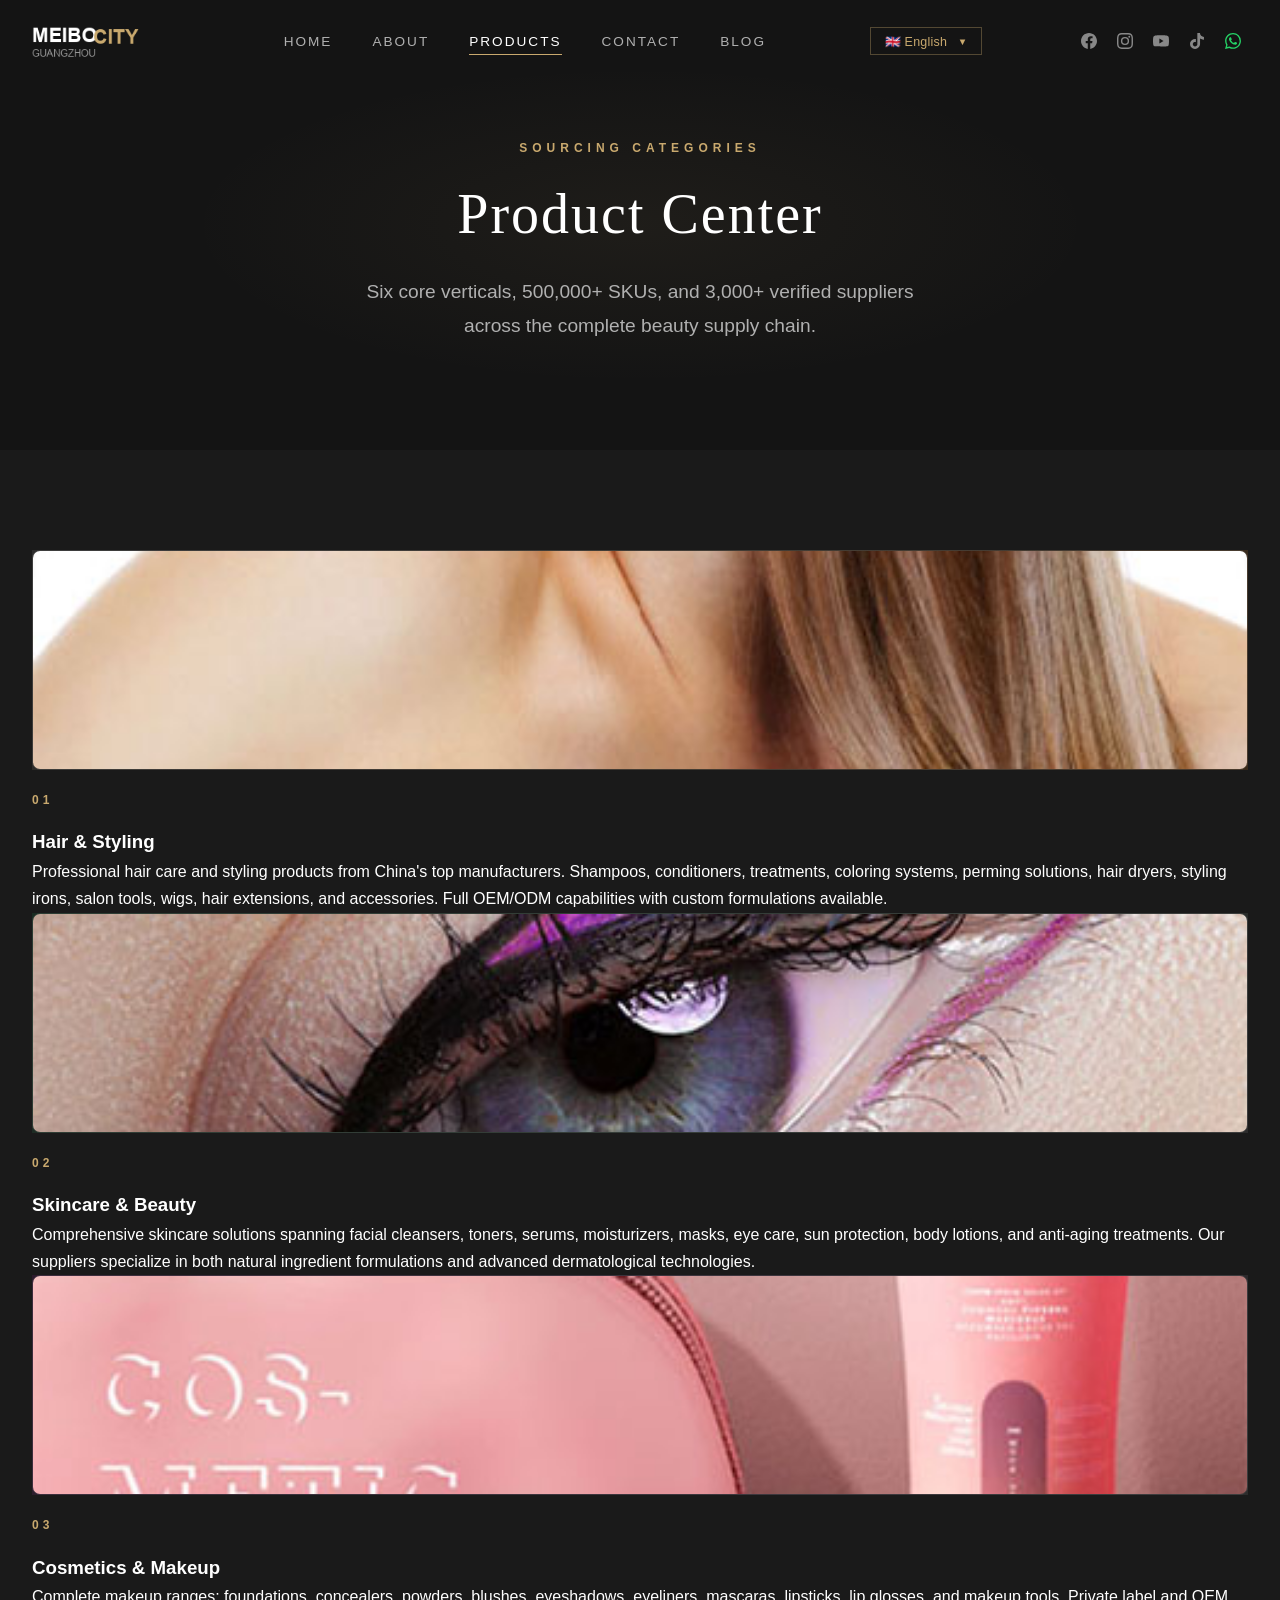
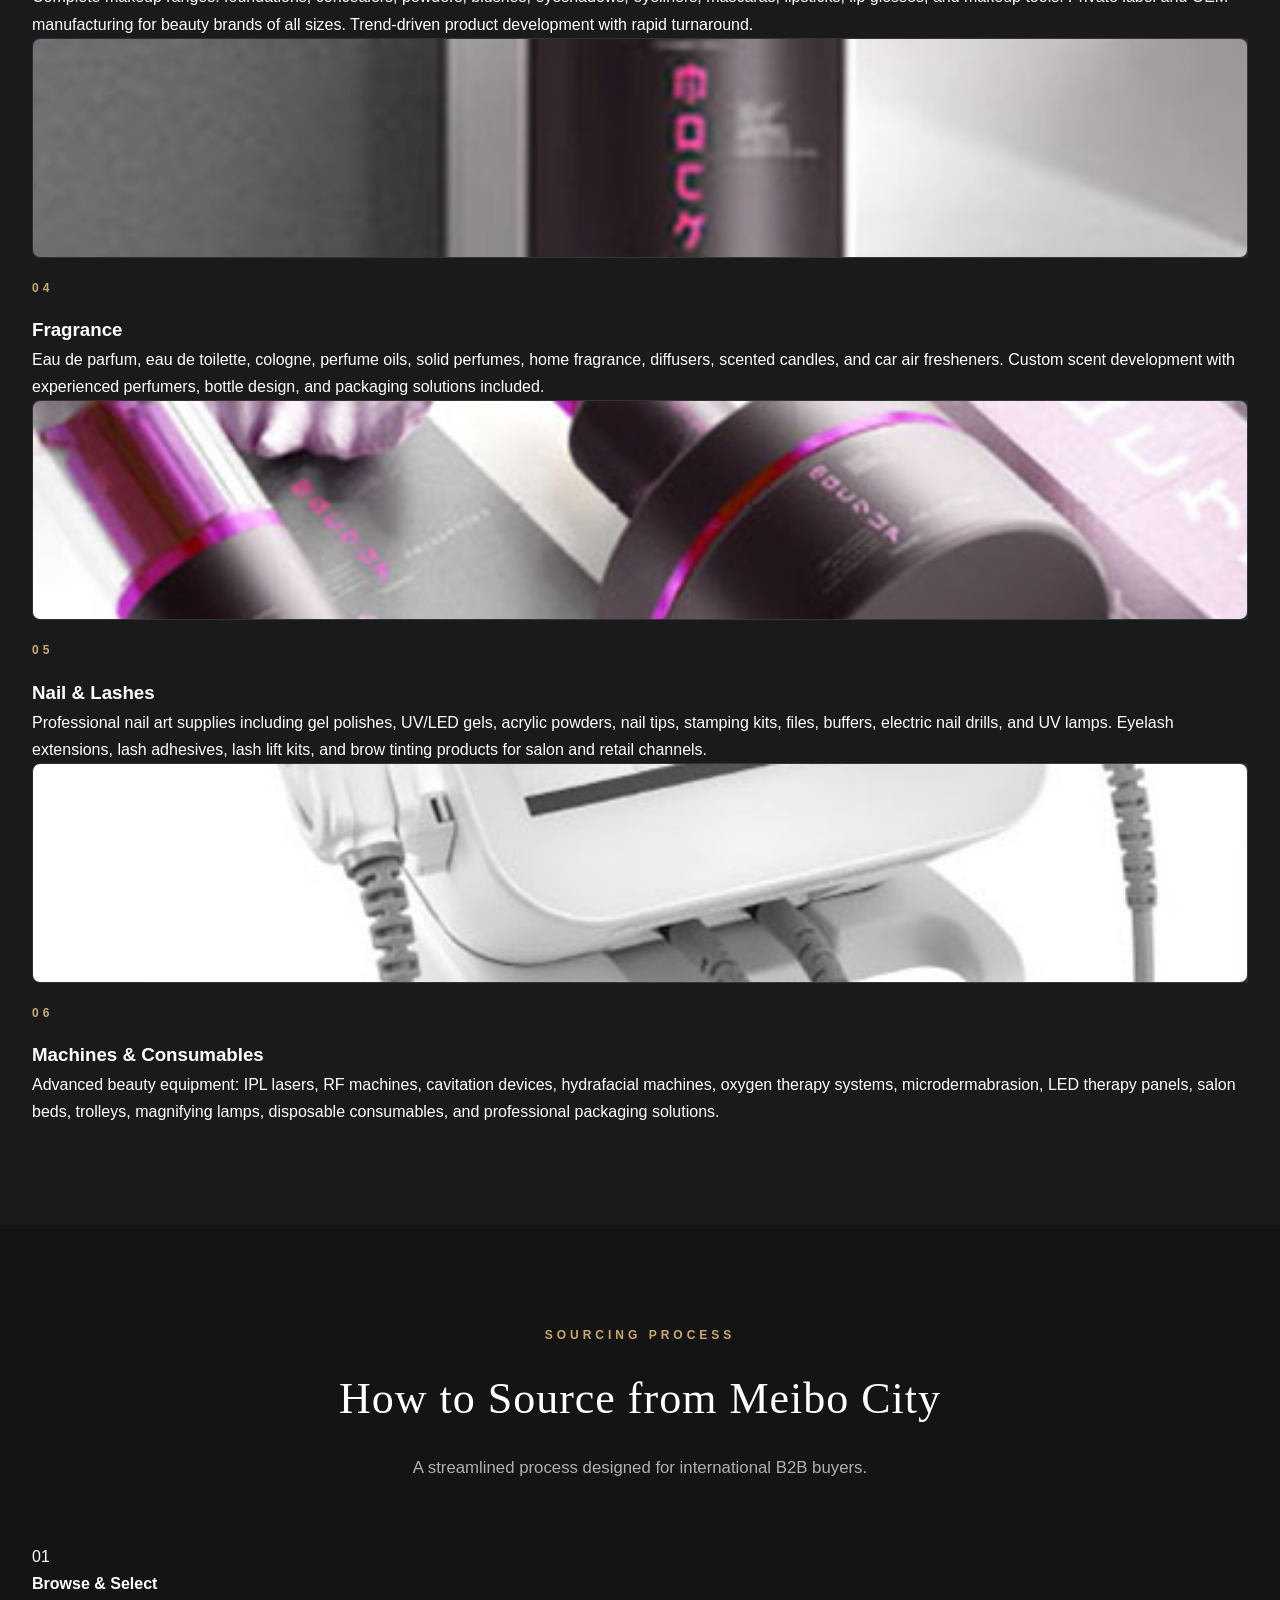
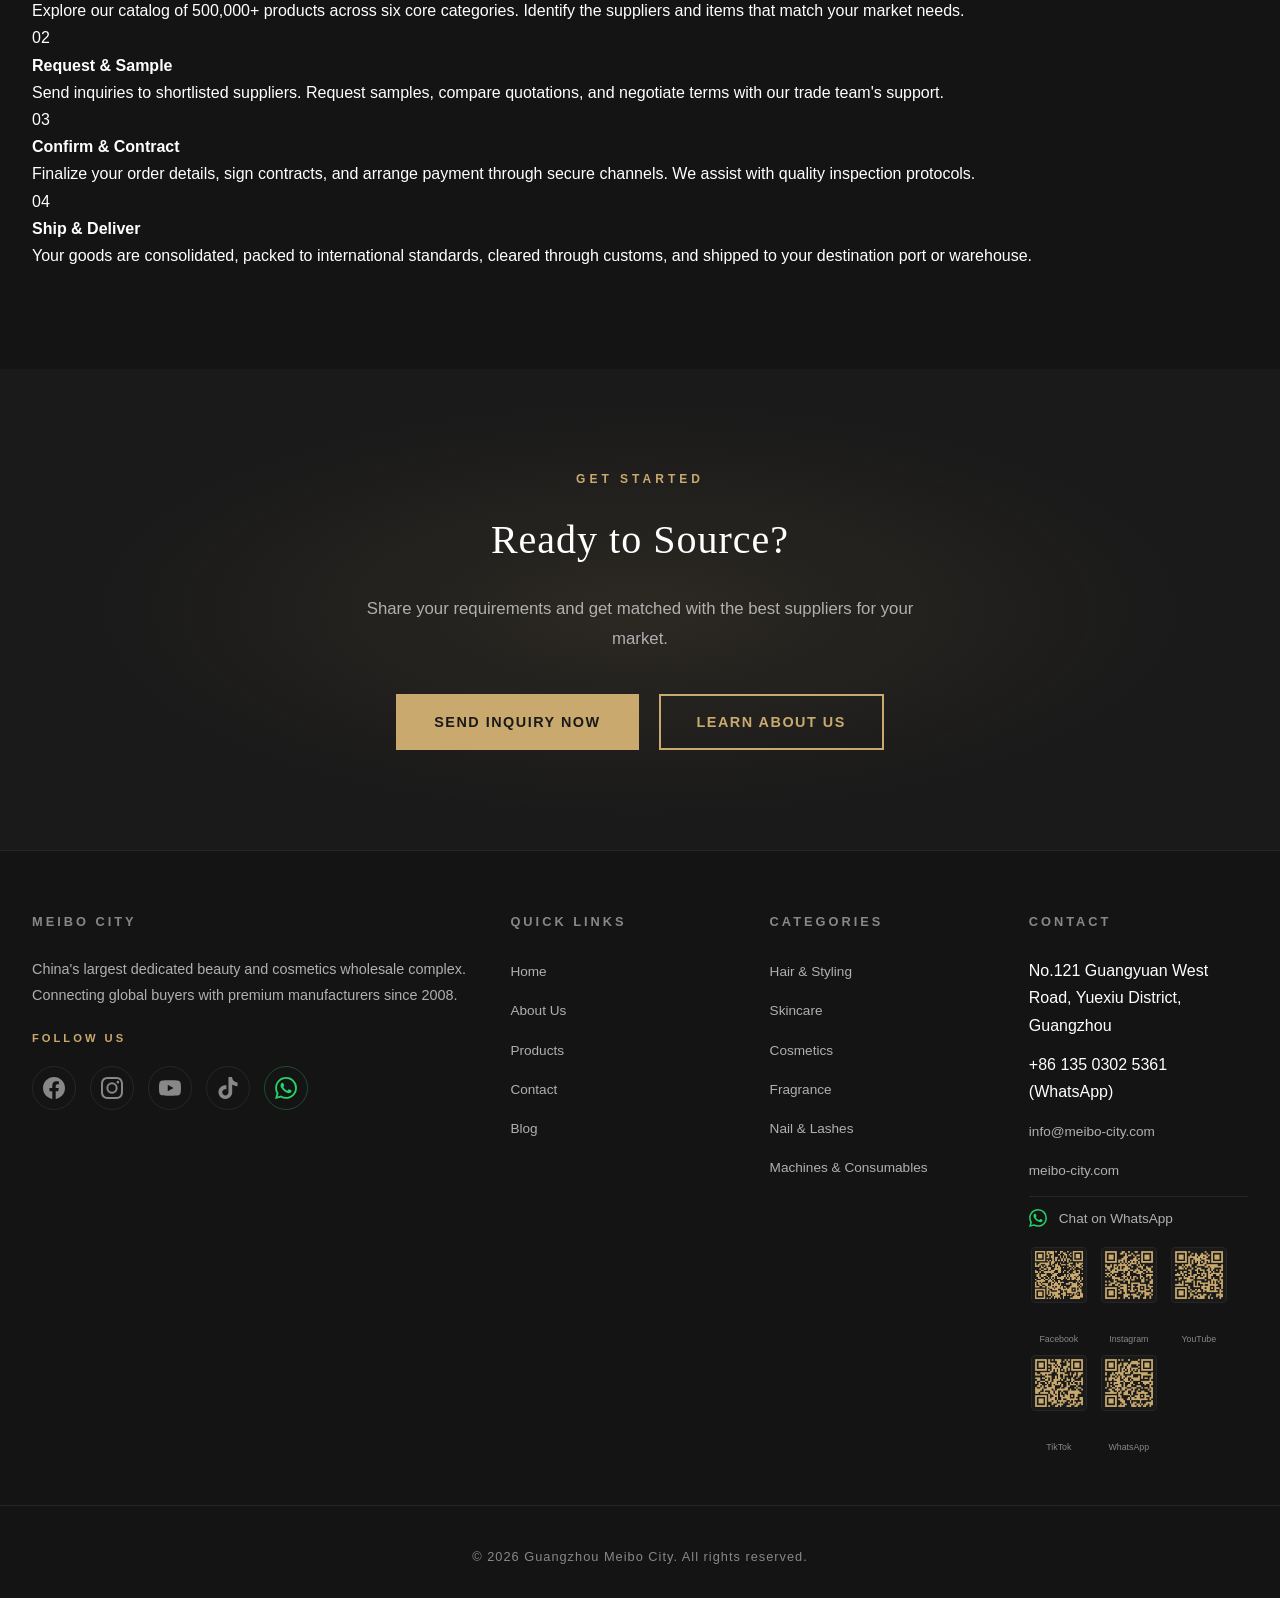
<file: products.html>
<!DOCTYPE html>
<html lang="en">
<head>
  <meta charset="UTF-8">
  <meta name="viewport" content="width=device-width, initial-scale=1.0">
  <meta name="description" content="Explore 6 core beauty product categories at Guangzhou Meibo City - Hair, Skincare, Cosmetics, Fragrance, Nail & Lashes, Beauty Machines & Consumables. B2B wholesale.">
  <meta name="keywords" content="beauty products wholesale, hair products B2B, cosmetics wholesale, fragrance wholesale, nail supplies wholesale, beauty machines wholesale">
  <meta name="robots" content="index, follow">
  <link rel="canonical" href="https://meibo-city.com/products.html">

  <meta property="og:title" content="Products - Guangzhou Meibo City | Beauty B2B Catalog">
  <meta property="og:description" content="Browse 6 core beauty product categories: Hair, Skincare, Cosmetics, Fragrance, Nail & Lashes, and Beauty Machines. 500,000+ SKUs available.">
  <meta property="og:url" content="https://meibo-city.com/products.html">
  <meta property="og:type" content="website">

  <meta name="twitter:card" content="summary_large_image">
  <meta name="twitter:title" content="Products - Guangzhou Meibo City">
  <meta name="twitter:description" content="6 core B2B beauty product categories with 500,000+ SKUs. Sourcing made efficient.">

  <script type="application/ld+json">
  {
    "@context": "https://schema.org",
    "@type": "CollectionPage",
    "name": "Products - Guangzhou Meibo City",
    "url": "https://meibo-city.com/products.html",
    "description": "Six core B2B beauty product categories at Guangzhou Meibo City wholesale complex.",
    "isPartOf": {
      "@type": "WebSite",
      "name": "Guangzhou Meibo City",
      "url": "https://meibo-city.com"
    },
    "sameAs": [
      "https://www.facebook.com/share/1E4ckV6qpv/?mibextid=wwXIfr",
      "https://www.instagram.com/meibocity?igsh=azI5anU0ZTc2cTl3&utm_source=qr",
      "https://youtube.com/@meibocity?si=f6Dp0Gw7u1G5l-f3",
      "https://www.tiktok.com/@meibocity?_r=1&_t=ZS-95cQSNsgq07",
      "https://wa.me/message/3232HV433SLJE1"
    ]
}
  </script>

  <title>Products - Guangzhou Meibo City | Beauty B2B Wholesale Catalog</title>
  <link rel="stylesheet" href="assets/css/style.css">
  <link rel="icon" type="image/png" href="assets/images/favicon.png">
</head>
<body>

  <header class="site-header">
    <div class="header-inner">
      <a href="index.html" class="logo"><img src="assets/images/logo.png" alt="MEIBO CITY Guangzhou" height="42"></a>
      <nav class="main-nav">
        <ul>
          <li><a href="index.html" data-i18n="nav.home">Home</a></li>
          <li><a href="about.html" data-i18n="nav.about">About</a></li>
          <li><a href="products.html" class="active" data-i18n="nav.products">Products</a></li>
          <li><a href="contact.html" data-i18n="nav.contact">Contact</a></li>
          <li><a href="blog.html" data-i18n="nav.blog">Blog</a></li>
        </ul>
      </nav>
      <div id="lang-switcher" class="lang-switcher"></div>
      <div class="header-social">
          <a href="https://www.facebook.com/share/1E4ckV6qpv/?mibextid=wwXIfr" class="header-social-icon" target="_blank" rel="noopener noreferrer" aria-label="Facebook"><svg xmlns="http://www.w3.org/2000/svg" width="16" height="16" viewBox="0 0 24 24" fill="currentColor"><path d="M24 12.073c0-6.627-5.373-12-12-12s-12 5.373-12 12c0 5.99 4.388 10.954 10.125 11.854v-8.385H7.078v-3.47h3.047V9.43c0-3.007 1.792-4.669 4.533-4.669 1.312 0 2.686.235 2.686.235v2.953H15.83c-1.491 0-1.956.925-1.956 1.874v2.25h3.328l-.532 3.47h-2.796v8.385C19.612 23.027 24 18.062 24 12.073z"/></svg></a>
          <a href="https://www.instagram.com/meibocity?igsh=azI5anU0ZTc2cTl3&utm_source=qr" class="header-social-icon" target="_blank" rel="noopener noreferrer" aria-label="Instagram"><svg xmlns="http://www.w3.org/2000/svg" width="16" height="16" viewBox="0 0 24 24" fill="currentColor"><path d="M12 2.163c3.204 0 3.584.012 4.85.07 3.252.148 4.771 1.691 4.919 4.919.058 1.265.069 1.645.069 4.849 0 3.205-.012 3.584-.069 4.849-.149 3.225-1.664 4.771-4.919 4.919-1.266.058-1.644.07-4.85.07-3.204 0-3.584-.012-4.849-.07-3.26-.149-4.771-1.699-4.919-4.92-.058-1.265-.07-1.644-.07-4.849 0-3.204.013-3.583.07-4.849.149-3.227 1.664-4.771 4.919-4.919 1.266-.057 1.645-.069 4.849-.069zM12 0C8.741 0 8.333.014 7.053.072 2.695.272.273 2.69.073 7.052.014 8.333 0 8.741 0 12c0 3.259.014 3.668.072 4.948.2 4.358 2.618 6.78 6.98 6.98C8.333 23.986 8.741 24 12 24c3.259 0 3.668-.014 4.948-.072 4.354-.2 6.782-2.618 6.979-6.98.059-1.28.073-1.689.073-4.948 0-3.259-.014-3.667-.072-4.947-.196-4.354-2.617-6.78-6.979-6.98C15.668.014 15.259 0 12 0zm0 5.838a6.162 6.162 0 100 12.324 6.162 6.162 0 000-12.324zM12 16a4 4 0 110-8 4 4 0 010 8zm6.406-11.845a1.44 1.44 0 100 2.881 1.44 1.44 0 000-2.881z"/></svg></a>
          <a href="https://youtube.com/@meibocity?si=f6Dp0Gw7u1G5l-f3" class="header-social-icon" target="_blank" rel="noopener noreferrer" aria-label="Youtube"><svg xmlns="http://www.w3.org/2000/svg" width="16" height="16" viewBox="0 0 24 24" fill="currentColor"><path d="M23.498 6.186a3.016 3.016 0 00-2.122-2.136C19.505 3.545 12 3.545 12 3.545s-7.505 0-9.377.505A3.017 3.017 0 00.502 6.186C0 8.07 0 12 0 12s0 3.93.502 5.814a3.016 3.016 0 002.122 2.136c1.871.505 9.376.505 9.376.505s7.505 0 9.377-.505a3.015 3.015 0 002.122-2.136C24 15.93 24 12 24 12s0-3.93-.502-5.814zM9.545 15.568V8.432L15.818 12l-6.273 3.568z"/></svg></a>
          <a href="https://www.tiktok.com/@meibocity?_r=1&_t=ZS-95cQSNsgq07" class="header-social-icon" target="_blank" rel="noopener noreferrer" aria-label="Tiktok"><svg xmlns="http://www.w3.org/2000/svg" width="16" height="16" viewBox="0 0 24 24" fill="currentColor"><path d="M12.525.02c1.31-.02 2.61-.01 3.91-.02.08 1.53.63 3.09 1.75 4.17 1.12 1.11 2.7 1.62 4.24 1.79v4.03c-1.44-.05-2.89-.35-4.2-.97-.57-.26-1.1-.59-1.62-.93-.01 2.92.01 5.84-.02 8.75-.08 1.4-.54 2.79-1.35 3.94-1.31 1.92-3.58 3.17-5.91 3.21-1.43.08-2.86-.31-4.08-1.03-2.02-1.19-3.44-3.37-3.65-5.71-.02-.5-.03-1-.01-1.49.18-1.9 1.12-3.72 2.58-4.96 1.66-1.44 3.98-2.13 6.15-1.72.02 1.48-.04 2.96-.04 4.44-.99-.32-2.15-.23-3.02.37-.63.41-1.11 1.04-1.36 1.75-.21.51-.15 1.07-.14 1.61.24 1.64 1.82 3.02 3.5 2.87 1.12-.01 2.19-.66 2.77-1.61.19-.33.4-.67.41-1.06.1-1.79.06-3.57.07-5.36.01-4.03-.01-8.05.02-12.07z"/></svg></a>
          <a href="https://wa.me/message/3232HV433SLJE1" class="header-social-icon header-social-wa" target="_blank" rel="noopener noreferrer" aria-label="Whatsapp"><svg xmlns="http://www.w3.org/2000/svg" width="16" height="16" viewBox="0 0 24 24" fill="currentColor"><path d="M17.472 14.382c-.297-.149-1.758-.867-2.03-.967-.273-.099-.471-.148-.67.15-.197.297-.767.966-.94 1.164-.173.199-.347.223-.644.075-.297-.15-1.255-.463-2.39-1.475-.883-.788-1.48-1.761-1.653-2.059-.173-.297-.018-.458.13-.606.134-.133.298-.347.446-.52.149-.174.198-.298.298-.497.099-.198.05-.371-.025-.52-.075-.149-.669-1.612-.916-2.207-.242-.579-.487-.5-.669-.51-.173-.008-.371-.01-.57-.01-.198 0-.52.074-.792.372-.272.297-1.04 1.016-1.04 2.479 0 1.462 1.065 2.875 1.213 3.074.149.198 2.096 3.2 5.077 4.487.709.306 1.262.489 1.694.625.712.227 1.36.195 1.871.118.571-.085 1.758-.719 2.006-1.413.248-.694.248-1.289.173-1.413-.074-.124-.272-.198-.57-.347m-5.421 7.403h-.004a9.87 9.87 0 01-5.031-1.378l-.361-.214-3.741.982.998-3.648-.235-.374a9.86 9.86 0 01-1.51-5.26c.001-5.45 4.436-9.884 9.888-9.884 2.64 0 5.122 1.03 6.988 2.898a9.825 9.825 0 012.893 6.994c-.003 5.45-4.437 9.884-9.885 9.884m8.413-18.297A11.815 11.815 0 0012.05 0C5.495 0 .16 5.335.157 11.892c0 2.096.547 4.142 1.588 5.945L.057 24l6.305-1.654a11.882 11.882 0 005.683 1.448h.005c6.554 0 11.89-5.335 11.893-11.893a11.821 11.821 0 00-3.48-8.413z"/></svg></a>
      </div>
      <div class="menu-toggle">
        <span></span>
        <span></span>
        <span></span>
      </div>
    </div>
  </header>

  <section class="page-hero">
    <div class="hero-content">
      <p class="hero-tag" data-i18n="products.hero.tag">Our Offering</p>
      <h1 class="hero-title" data-i18n="products.hero.title">Product Categories</h1>
      <p class="hero-subtitle" data-i18n="products.hero.subtitle">
        Six core verticals spanning the entire beauty industry. From professional
        salon products to retail-ready consumer goods.
      </p>
    </div>
  </section>

  <section class="section-padding">
    <div class="container">
      <div class="products-grid">

        <div class="product-category reveal">
          <div class="product-image" style="background: linear-gradient(135deg, #2c2c2c 0%, #3a2a1a 100%);">
            <img src="assets/images/category-hair.jpg" alt="Hair &amp; Styling" class="product-img" loading="lazy">
          </div>
          <div class="product-info">
            <span class="section-tag" data-i18n="products.num.hair">01</span>
            <h3 data-i18n="products.cat.hair">Hair &amp; Styling</h3>
            <p data-i18n="products.cat.hair.desc">
              Professional hair care and styling products from China's top manufacturers.
              Shampoos, conditioners, treatments, coloring systems, perming solutions,
              hair dryers, styling irons, salon tools, wigs, hair extensions, and
              accessories. Full OEM/ODM capabilities with custom formulations available.
            </p>
          </div>
        </div>

        <div class="product-category reveal">
          <div class="product-image" style="background: linear-gradient(135deg, #1a2c22 0%, #2c2c2c 100%);">
            <img src="assets/images/category-skincare.jpg" alt="Skincare &amp; Beauty" class="product-img" loading="lazy">
          </div>
          <div class="product-info">
            <span class="section-tag" data-i18n="products.num.skincare">02</span>
            <h3 data-i18n="products.cat.skincare">Skincare &amp; Beauty</h3>
            <p data-i18n="products.cat.skincare.desc">
              Comprehensive skincare solutions spanning facial cleansers, toners, serums,
              moisturizers, masks, eye care, sun protection, body lotions, and anti-aging
              treatments. Our suppliers specialize in both natural ingredient formulations
              and advanced dermatological technologies.
            </p>
          </div>
        </div>

        <div class="product-category reveal">
          <div class="product-image" style="background: linear-gradient(135deg, #2c1a2c 0%, #2c2c2c 100%);">
            <img src="assets/images/category-cosmetics.jpg" alt="Cosmetics &amp; Makeup" class="product-img" loading="lazy">
          </div>
          <div class="product-info">
            <span class="section-tag" data-i18n="products.num.cosmetics">03</span>
            <h3 data-i18n="products.cat.cosmetics">Cosmetics &amp; Makeup</h3>
            <p data-i18n="products.cat.cosmetics.desc">
              Complete makeup ranges: foundations, concealers, powders, blushes,
              eyeshadows, eyeliners, mascaras, lipsticks, lip glosses, and makeup
              tools. Private label and OEM manufacturing for beauty brands of all
              sizes. Trend-driven product development with rapid turnaround.
            </p>
          </div>
        </div>

        <div class="product-category reveal">
          <div class="product-image" style="background: linear-gradient(135deg, #1a1a2c 0%, #2c2a1a 100%);">
            <img src="assets/images/category-packaging.jpg" alt="Fragrance" class="product-img" loading="lazy">
          </div>
          <div class="product-info">
            <span class="section-tag" data-i18n="products.num.fragrance">04</span>
            <h3 data-i18n="products.cat.fragrance">Fragrance</h3>
            <p data-i18n="products.cat.fragrance.desc">
              Eau de parfum, eau de toilette, cologne, perfume oils, solid perfumes,
              home fragrance, diffusers, scented candles, and car air fresheners.
              Custom scent development with experienced perfumers, bottle design, and
              packaging solutions included.
            </p>
          </div>
        </div>

        <div class="product-category reveal">
          <div class="product-image" style="background: linear-gradient(135deg, #2c1a1a 0%, #1a2c2c 100%);">
            <img src="assets/images/category-oem.jpg" alt="Nail &amp; Lashes" class="product-img" loading="lazy">
          </div>
          <div class="product-info">
            <span class="section-tag" data-i18n="products.num.nail">05</span>
            <h3 data-i18n="products.cat.nail">Nail &amp; Lashes</h3>
            <p data-i18n="products.cat.nail.desc">
              Professional nail art supplies including gel polishes, UV/LED gels,
              acrylic powders, nail tips, stamping kits, files, buffers, electric
              nail drills, and UV lamps. Eyelash extensions, lash adhesives, lash
              lift kits, and brow tinting products for salon and retail channels.
            </p>
          </div>
        </div>

        <div class="product-category reveal">
          <div class="product-image" style="background: linear-gradient(135deg, #1a1a1a 0%, #2c2c2c 100%);">
            <img src="assets/images/category-equipment.jpg" alt="Machines &amp; Consumables" class="product-img" loading="lazy">
          </div>
          <div class="product-info">
            <span class="section-tag" data-i18n="products.num.machines">06</span>
            <h3 data-i18n="products.cat.machines">Machines &amp; Consumables</h3>
            <p data-i18n="products.cat.machines.desc">
              Advanced beauty equipment: IPL lasers, RF machines, cavitation devices,
              hydrafacial machines, oxygen therapy systems, microdermabrasion, LED
              therapy panels, salon beds, trolleys, magnifying lamps, disposable
              consumables, and professional packaging solutions.
            </p>
          </div>
        </div>

      </div>
    </div>
  </section>

  <section class="section-padding" style="background-color: var(--bg-secondary);">
    <div class="container">
      <div class="section-header reveal">
        <span class="section-tag" data-i18n="products.process.tag">How We Work</span>
        <h2 class="section-title" data-i18n="products.process.title">Simple Sourcing Process</h2>
        <p class="section-subtitle" data-i18n="products.process.subtitle">
          Efficient, transparent, and buyer-friendly. Get from inquiry to shipment in four straightforward steps.
        </p>
      </div>
      <div class="process-steps">
        <div class="process-step reveal">
          <div class="step-number">01</div>
          <h4 data-i18n="products.step1.title">Browse &amp; Select</h4>
          <p data-i18n="products.step1.desc">Explore our catalog of 500,000+ products across six core categories. Identify the suppliers and items that match your market needs.</p>
        </div>
        <div class="process-step reveal">
          <div class="step-number">02</div>
          <h4 data-i18n="products.step2.title">Request &amp; Sample</h4>
          <p data-i18n="products.step2.desc">Send inquiries to shortlisted suppliers. Request samples, compare quotations, and negotiate terms with our trade team's support.</p>
        </div>
        <div class="process-step reveal">
          <div class="step-number">03</div>
          <h4 data-i18n="products.step3.title">Confirm &amp; Contract</h4>
          <p data-i18n="products.step3.desc">Finalize your order details, sign contracts, and arrange payment through secure channels. We assist with quality inspection protocols.</p>
        </div>
        <div class="process-step reveal">
          <div class="step-number">04</div>
          <h4 data-i18n="products.step4.title">Ship &amp; Deliver</h4>
          <p data-i18n="products.step4.desc">Your goods are consolidated, packed to international standards, cleared through customs, and shipped to your destination port or warehouse.</p>
        </div>
      </div>
    </div>
  </section>

  <section class="cta-section">
    <div class="container reveal">
      <span class="section-tag" data-i18n="products.cta.tag">Get Started</span>
      <h2 class="section-title" data-i18n="products.cta.title">Ready to Source Premium<br>Beauty Products?</h2>
      <p class="section-subtitle" data-i18n="products.cta.subtitle">
        Our trade team will match you with the right suppliers and guide you through the entire sourcing process.
      </p>
      <div class="cta-buttons">
        <a href="contact.html" class="btn btn-gold" data-i18n="products.cta.btn1">Start Sourcing</a>
        <a href="about.html" class="btn btn-outline-gold" data-i18n="products.cta.btn2">Learn About Us</a>
      </div>
    </div>
  </section>

  <footer class="site-footer">
    <div class="footer-grid">
      <div class="footer-col">
        <h4 data-i18n="footer.about.title">Meibo City</h4>
        <p data-i18n="footer.about.desc">
          China's largest dedicated beauty and cosmetics wholesale complex.
          Connecting global buyers with premium manufacturers since 2008.
        </p>
        <div class="footer-social">
          <span class="footer-follow-label">Follow Us</span>
          <a href="https://www.facebook.com/share/1E4ckV6qpv/?mibextid=wwXIfr" class="footer-social-icon" target="_blank" rel="noopener noreferrer" aria-label="Facebook"><svg xmlns="http://www.w3.org/2000/svg" width="22" height="22" viewBox="0 0 24 24" fill="currentColor"><path d="M24 12.073c0-6.627-5.373-12-12-12s-12 5.373-12 12c0 5.99 4.388 10.954 10.125 11.854v-8.385H7.078v-3.47h3.047V9.43c0-3.007 1.792-4.669 4.533-4.669 1.312 0 2.686.235 2.686.235v2.953H15.83c-1.491 0-1.956.925-1.956 1.874v2.25h3.328l-.532 3.47h-2.796v8.385C19.612 23.027 24 18.062 24 12.073z"/></svg></a>
          <a href="https://www.instagram.com/meibocity?igsh=azI5anU0ZTc2cTl3&utm_source=qr" class="footer-social-icon" target="_blank" rel="noopener noreferrer" aria-label="Instagram"><svg xmlns="http://www.w3.org/2000/svg" width="22" height="22" viewBox="0 0 24 24" fill="currentColor"><path d="M12 2.163c3.204 0 3.584.012 4.85.07 3.252.148 4.771 1.691 4.919 4.919.058 1.265.069 1.645.069 4.849 0 3.205-.012 3.584-.069 4.849-.149 3.225-1.664 4.771-4.919 4.919-1.266.058-1.644.07-4.85.07-3.204 0-3.584-.012-4.849-.07-3.26-.149-4.771-1.699-4.919-4.92-.058-1.265-.07-1.644-.07-4.849 0-3.204.013-3.583.07-4.849.149-3.227 1.664-4.771 4.919-4.919 1.266-.057 1.645-.069 4.849-.069zM12 0C8.741 0 8.333.014 7.053.072 2.695.272.273 2.69.073 7.052.014 8.333 0 8.741 0 12c0 3.259.014 3.668.072 4.948.2 4.358 2.618 6.78 6.98 6.98C8.333 23.986 8.741 24 12 24c3.259 0 3.668-.014 4.948-.072 4.354-.2 6.782-2.618 6.979-6.98.059-1.28.073-1.689.073-4.948 0-3.259-.014-3.667-.072-4.947-.196-4.354-2.617-6.78-6.979-6.98C15.668.014 15.259 0 12 0zm0 5.838a6.162 6.162 0 100 12.324 6.162 6.162 0 000-12.324zM12 16a4 4 0 110-8 4 4 0 010 8zm6.406-11.845a1.44 1.44 0 100 2.881 1.44 1.44 0 000-2.881z"/></svg></a>
          <a href="https://youtube.com/@meibocity?si=f6Dp0Gw7u1G5l-f3" class="footer-social-icon" target="_blank" rel="noopener noreferrer" aria-label="Youtube"><svg xmlns="http://www.w3.org/2000/svg" width="22" height="22" viewBox="0 0 24 24" fill="currentColor"><path d="M23.498 6.186a3.016 3.016 0 00-2.122-2.136C19.505 3.545 12 3.545 12 3.545s-7.505 0-9.377.505A3.017 3.017 0 00.502 6.186C0 8.07 0 12 0 12s0 3.93.502 5.814a3.016 3.016 0 002.122 2.136c1.871.505 9.376.505 9.376.505s7.505 0 9.377-.505a3.015 3.015 0 002.122-2.136C24 15.93 24 12 24 12s0-3.93-.502-5.814zM9.545 15.568V8.432L15.818 12l-6.273 3.568z"/></svg></a>
          <a href="https://www.tiktok.com/@meibocity?_r=1&_t=ZS-95cQSNsgq07" class="footer-social-icon" target="_blank" rel="noopener noreferrer" aria-label="Tiktok"><svg xmlns="http://www.w3.org/2000/svg" width="22" height="22" viewBox="0 0 24 24" fill="currentColor"><path d="M12.525.02c1.31-.02 2.61-.01 3.91-.02.08 1.53.63 3.09 1.75 4.17 1.12 1.11 2.7 1.62 4.24 1.79v4.03c-1.44-.05-2.89-.35-4.2-.97-.57-.26-1.1-.59-1.62-.93-.01 2.92.01 5.84-.02 8.75-.08 1.4-.54 2.79-1.35 3.94-1.31 1.92-3.58 3.17-5.91 3.21-1.43.08-2.86-.31-4.08-1.03-2.02-1.19-3.44-3.37-3.65-5.71-.02-.5-.03-1-.01-1.49.18-1.9 1.12-3.72 2.58-4.96 1.66-1.44 3.98-2.13 6.15-1.72.02 1.48-.04 2.96-.04 4.44-.99-.32-2.15-.23-3.02.37-.63.41-1.11 1.04-1.36 1.75-.21.51-.15 1.07-.14 1.61.24 1.64 1.82 3.02 3.5 2.87 1.12-.01 2.19-.66 2.77-1.61.19-.33.4-.67.41-1.06.1-1.79.06-3.57.07-5.36.01-4.03-.01-8.05.02-12.07z"/></svg></a>
          <a href="https://wa.me/message/3232HV433SLJE1" class="footer-social-icon footer-social-wa" target="_blank" rel="noopener noreferrer" aria-label="Whatsapp"><svg xmlns="http://www.w3.org/2000/svg" width="22" height="22" viewBox="0 0 24 24" fill="currentColor"><path d="M17.472 14.382c-.297-.149-1.758-.867-2.03-.967-.273-.099-.471-.148-.67.15-.197.297-.767.966-.94 1.164-.173.199-.347.223-.644.075-.297-.15-1.255-.463-2.39-1.475-.883-.788-1.48-1.761-1.653-2.059-.173-.297-.018-.458.13-.606.134-.133.298-.347.446-.52.149-.174.198-.298.298-.497.099-.198.05-.371-.025-.52-.075-.149-.669-1.612-.916-2.207-.242-.579-.487-.5-.669-.51-.173-.008-.371-.01-.57-.01-.198 0-.52.074-.792.372-.272.297-1.04 1.016-1.04 2.479 0 1.462 1.065 2.875 1.213 3.074.149.198 2.096 3.2 5.077 4.487.709.306 1.262.489 1.694.625.712.227 1.36.195 1.871.118.571-.085 1.758-.719 2.006-1.413.248-.694.248-1.289.173-1.413-.074-.124-.272-.198-.57-.347m-5.421 7.403h-.004a9.87 9.87 0 01-5.031-1.378l-.361-.214-3.741.982.998-3.648-.235-.374a9.86 9.86 0 01-1.51-5.26c.001-5.45 4.436-9.884 9.888-9.884 2.64 0 5.122 1.03 6.988 2.898a9.825 9.825 0 012.893 6.994c-.003 5.45-4.437 9.884-9.885 9.884m8.413-18.297A11.815 11.815 0 0012.05 0C5.495 0 .16 5.335.157 11.892c0 2.096.547 4.142 1.588 5.945L.057 24l6.305-1.654a11.882 11.882 0 005.683 1.448h.005c6.554 0 11.89-5.335 11.893-11.893a11.821 11.821 0 00-3.48-8.413z"/></svg></a>
        </div>
      </div>
      <div class="footer-col">
        <h4 data-i18n="footer.quick.title">Quick Links</h4>
        <ul>
          <li><a href="index.html" data-i18n="footer.quick.home">Home</a></li>
          <li><a href="about.html" data-i18n="footer.quick.about">About Us</a></li>
          <li><a href="products.html" data-i18n="footer.quick.products">Products</a></li>
          <li><a href="contact.html" data-i18n="footer.quick.contact">Contact</a></li>
          <li><a href="blog.html" data-i18n="footer.quick.blog">Blog</a></li>
        </ul>
      </div>
      <div class="footer-col">
        <h4 data-i18n="footer.cat.title">Categories</h4>
        <ul>
          <li><a href="products.html" data-i18n="footer.cat.hair">Hair &amp; Styling</a></li>
          <li><a href="products.html" data-i18n="footer.cat.skincare">Skincare</a></li>
          <li><a href="products.html" data-i18n="footer.cat.cosmetics">Cosmetics</a></li>
          <li><a href="products.html" data-i18n="footer.cat.fragrance">Fragrance</a></li>
          <li><a href="products.html" data-i18n="footer.cat.nail">Nail &amp; Lashes</a></li>
          <li><a href="products.html" data-i18n="footer.cat.machines">Machines &amp; Consumables</a></li>
        </ul>
      </div>
      <div class="footer-col">
        <h4 data-i18n="footer.contact.title">Contact</h4>
        <ul>
          <li data-i18n="footer.contact.address">No.121 Guangyuan West Road, Yuexiu District, Guangzhou</li>
          <li><span data-i18n="footer.contact.phone">+86 135 0302 5361 (WhatsApp)</span></li>
          <li><a href="mailto:info@meibo-city.com" data-i18n="footer.contact.email">info@meibo-city.com</a></li>
          <li><a href="https://meibo-city.com">meibo-city.com</a></li>
          <li class="footer-wa-contact">
            <a href="https://wa.me/message/3232HV433SLJE1" target="_blank" rel="noopener noreferrer">
              <svg xmlns="http://www.w3.org/2000/svg" width="18" height="18" viewBox="0 0 24 24" fill="#25D366" style="vertical-align:middle;margin-right:6px;"><path d="M17.472 14.382c-.297-.149-1.758-.867-2.03-.967-.273-.099-.471-.148-.67.15-.197.297-.767.966-.94 1.164-.173.199-.347.223-.644.075-.297-.15-1.255-.463-2.39-1.475-.883-.788-1.48-1.761-1.653-2.059-.173-.297-.018-.458.13-.606.134-.133.298-.347.446-.52.149-.174.198-.298.298-.497.099-.198.05-.371-.025-.52-.075-.149-.669-1.612-.916-2.207-.242-.579-.487-.5-.669-.51-.173-.008-.371-.01-.57-.01-.198 0-.52.074-.792.372-.272.297-1.04 1.016-1.04 2.479 0 1.462 1.065 2.875 1.213 3.074.149.198 2.096 3.2 5.077 4.487.709.306 1.262.489 1.694.625.712.227 1.36.195 1.871.118.571-.085 1.758-.719 2.006-1.413.248-.694.248-1.289.173-1.413-.074-.124-.272-.198-.57-.347m-5.421 7.403h-.004a9.87 9.87 0 01-5.031-1.378l-.361-.214-3.741.982.998-3.648-.235-.374a9.86 9.86 0 01-1.51-5.26c.001-5.45 4.436-9.884 9.888-9.884 2.64 0 5.122 1.03 6.988 2.898a9.825 9.825 0 012.893 6.994c-.003 5.45-4.437 9.884-9.885 9.884m8.413-18.297A11.815 11.815 0 0012.05 0C5.495 0 .16 5.335.157 11.892c0 2.096.547 4.142 1.588 5.945L.057 24l6.305-1.654a11.882 11.882 0 005.683 1.448h.005c6.554 0 11.89-5.335 11.893-11.893a11.821 11.821 0 00-3.48-8.413z"/></svg>
              Chat on WhatsApp
            </a>
          </li>
          <li style="margin-top:12px;">
            <div class="footer-qr-grid">
              <div class="footer-qr-item"><img src="assets/images/qr-facebook.png" alt="Facebook QR"><br><small>Facebook</small></div>
              <div class="footer-qr-item"><img src="assets/images/qr-instagram.png" alt="Instagram QR"><br><small>Instagram</small></div>
              <div class="footer-qr-item"><img src="assets/images/qr-youtube.png" alt="YouTube QR"><br><small>YouTube</small></div>
              <div class="footer-qr-item"><img src="assets/images/qr-tiktok.png" alt="TikTok QR"><br><small>TikTok</small></div>
              <div class="footer-qr-item"><img src="assets/images/qr-whatsapp.png" alt="WhatsApp QR"><br><small>WhatsApp</small></div>
            </div>
          </li>
        </ul>
      </div>
    </div>
    <div class="footer-bottom">
      <p data-i18n="footer.copyright">&copy; 2026 Guangzhou Meibo City. All rights reserved.</p>
    </div>
  </footer>

  <script src="assets/js/i18n.js"></script>
  <script src="assets/js/main.js"></script>
</body>
</html>
</file>
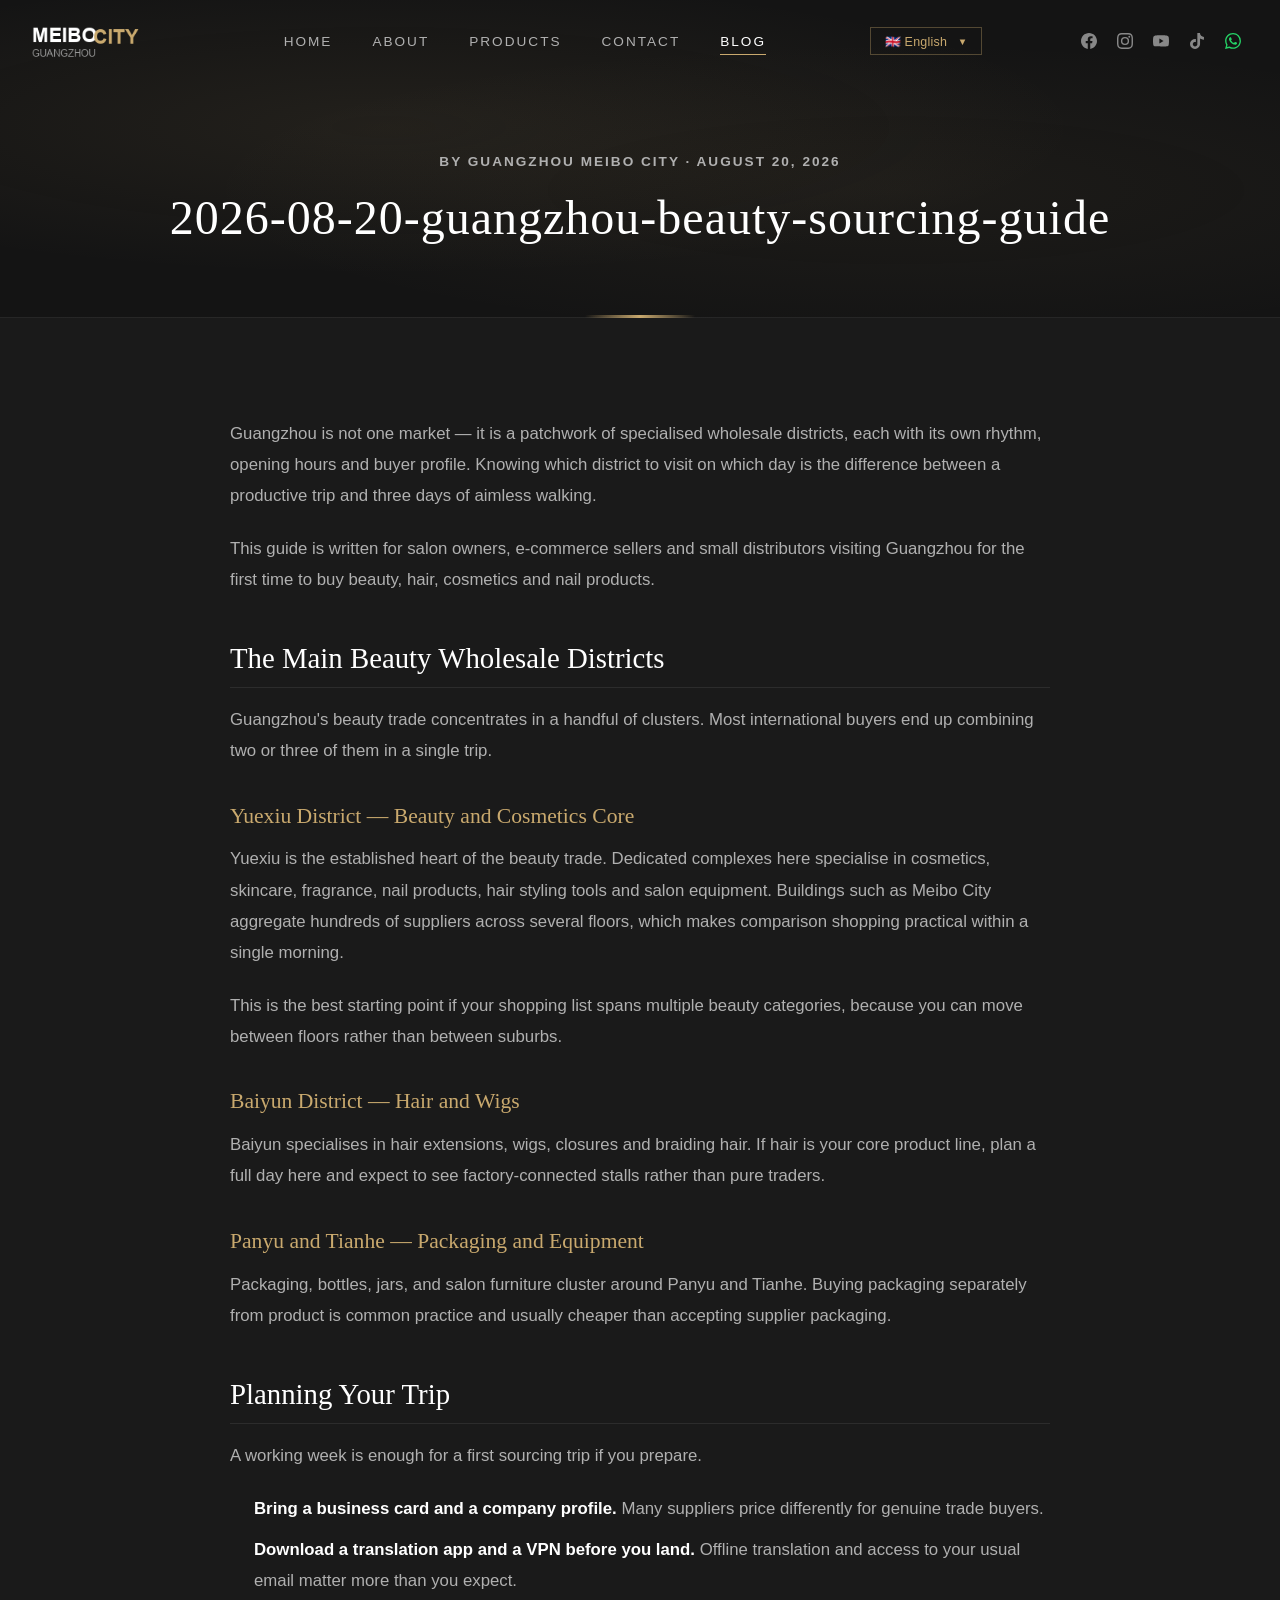
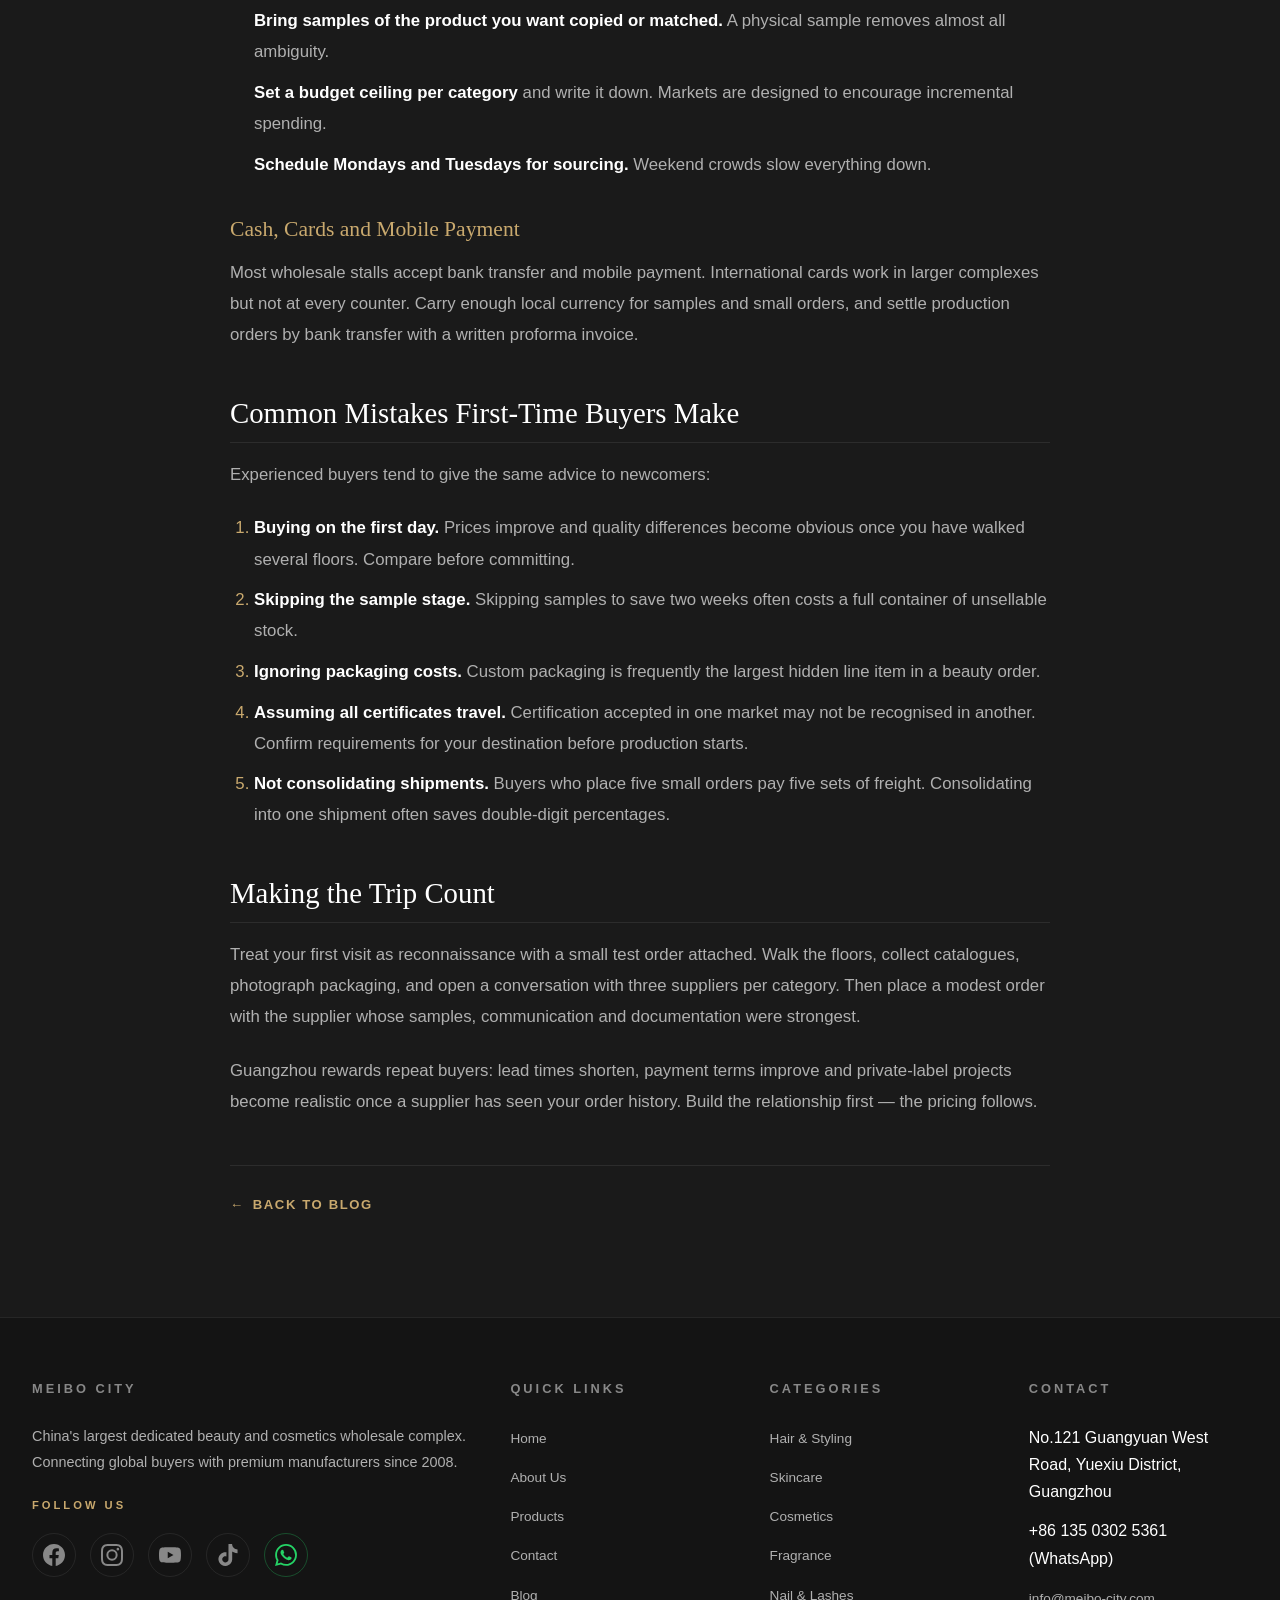
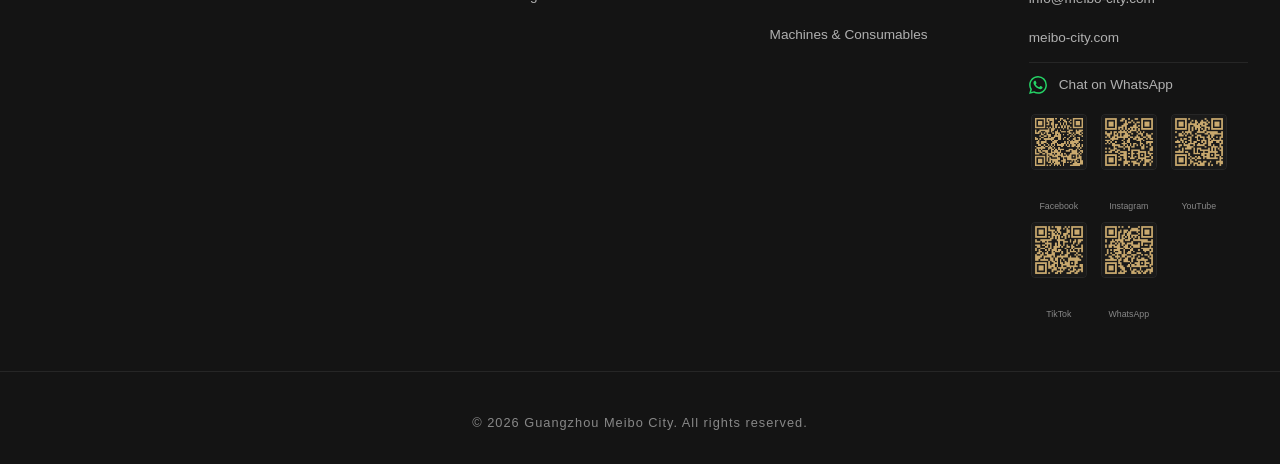
<file: blog/2026-08-20-guangzhou-beauty-sourcing-guide.html>
<!DOCTYPE html>
<html lang="en">
<head>
  <meta charset="UTF-8">
  <meta name="viewport" content="width=device-width, initial-scale=1.0">
  <meta name="description" content="Guangzhou is not one market — it is a patchwork of specialised wholesale districts, each with its own rhythm, opening hours and buyer profile. Knowing which...">
  <meta name="robots" content="index, follow">
  <link rel="canonical" href="https://meibo-city.com/blog/2026-08-20-guangzhou-beauty-sourcing-guide.html">

  <meta property="og:title" content="2026-08-20-guangzhou-beauty-sourcing-guide | Guangzhou Meibo City">
  <meta property="og:description" content="Guangzhou is not one market — it is a patchwork of specialised wholesale districts, each with its own rhythm, opening hours and buyer profile. Knowing which...">
  <meta property="og:url" content="https://meibo-city.com/blog/2026-08-20-guangzhou-beauty-sourcing-guide.html">
  <meta property="og:type" content="article">
  <meta property="og:site_name" content="Guangzhou Meibo City">
  <meta property="og:locale" content="en_US">

  <meta name="twitter:card" content="summary_large_image">
  <meta name="twitter:title" content="2026-08-20-guangzhou-beauty-sourcing-guide | Guangzhou Meibo City">
  <meta name="twitter:description" content="Guangzhou is not one market — it is a patchwork of specialised wholesale districts, each with its own rhythm, opening hours and buyer profile. Knowing which...">

  <script type="application/ld+json">
  {
    "@context": "https://schema.org",
    "@type": "BlogPosting",
    "headline": "2026-08-20-guangzhou-beauty-sourcing-guide",
    "description": "Guangzhou is not one market — it is a patchwork of specialised wholesale districts, each with its own rhythm, opening hours and buyer profile. Knowing which...",
    "datePublished": "2026-08-20",
    "dateModified": "2026-08-20",
    "author": {"@type": "Organization", "name": "Guangzhou Meibo City"},
    "publisher": {"@type": "Organization", "name": "Guangzhou Meibo City",
      "logo": {"@type": "ImageObject", "url": "https://meibo-city.com/assets/images/logo.png"}},
    "mainEntityOfPage": {"@type": "WebPage", "@id": "https://meibo-city.com/blog/2026-08-20-guangzhou-beauty-sourcing-guide.html"},
    "url": "https://meibo-city.com/blog/2026-08-20-guangzhou-beauty-sourcing-guide.html"
  }
  </script>
  <title>2026-08-20-guangzhou-beauty-sourcing-guide | Guangzhou Meibo City</title>
  <link rel="stylesheet" href="/assets/css/style.css">
  <link rel="icon" type="image/png" href="/assets/images/favicon.png">
</head>
<body>

<header class="site-header">
    <div class="header-inner">
      <a href="/index.html" class="logo"><img src="/assets/images/logo.png" alt="MEIBO CITY Guangzhou" height="42"></a>
      <nav class="main-nav">
        <ul>
          <li><a href="/index.html" data-i18n="nav.home">Home</a></li>
          <li><a href="/about.html" data-i18n="nav.about">About</a></li>
          <li><a href="/products.html" data-i18n="nav.products">Products</a></li>
          <li><a href="/contact.html" data-i18n="nav.contact">Contact</a></li>
          <li><a href="/blog.html" class="active" data-i18n="nav.blog">Blog</a></li>
        </ul>
      </nav>
      <div id="lang-switcher" class="lang-switcher"></div>
      <div class="header-social">
          <a href="https://www.facebook.com/share/1E4ckV6qpv/?mibextid=wwXIfr" class="header-social-icon" target="_blank" rel="noopener noreferrer" aria-label="Facebook"><svg xmlns="http://www.w3.org/2000/svg" width="16" height="16" viewBox="0 0 24 24" fill="currentColor"><path d="M24 12.073c0-6.627-5.373-12-12-12s-12 5.373-12 12c0 5.99 4.388 10.954 10.125 11.854v-8.385H7.078v-3.47h3.047V9.43c0-3.007 1.792-4.669 4.533-4.669 1.312 0 2.686.235 2.686.235v2.953H15.83c-1.491 0-1.956.925-1.956 1.874v2.25h3.328l-.532 3.47h-2.796v8.385C19.612 23.027 24 18.062 24 12.073z"/></svg></a>
          <a href="https://www.instagram.com/meibocity?igsh=azI5anU0ZTc2cTl3&utm_source=qr" class="header-social-icon" target="_blank" rel="noopener noreferrer" aria-label="Instagram"><svg xmlns="http://www.w3.org/2000/svg" width="16" height="16" viewBox="0 0 24 24" fill="currentColor"><path d="M12 2.163c3.204 0 3.584.012 4.85.07 3.252.148 4.771 1.691 4.919 4.919.058 1.265.069 1.645.069 4.849 0 3.205-.012 3.584-.069 4.849-.149 3.225-1.664 4.771-4.919 4.919-1.266.058-1.644.07-4.85.07-3.204 0-3.584-.012-4.849-.07-3.26-.149-4.771-1.699-4.919-4.92-.058-1.265-.07-1.644-.07-4.849 0-3.204.013-3.583.07-4.849.149-3.227 1.664-4.771 4.919-4.919 1.266-.057 1.645-.069 4.849-.069zM12 0C8.741 0 8.333.014 7.053.072 2.695.272.273 2.69.073 7.052.014 8.333 0 8.741 0 12c0 3.259.014 3.668.072 4.948.2 4.358 2.618 6.78 6.98 6.98C8.333 23.986 8.741 24 12 24c3.259 0 3.668-.014 4.948-.072 4.354-.2 6.782-2.618 6.979-6.98.059-1.28.073-1.689.073-4.948 0-3.259-.014-3.667-.072-4.947-.196-4.354-2.617-6.78-6.979-6.98C15.668.014 15.259 0 12 0zm0 5.838a6.162 6.162 0 100 12.324 6.162 6.162 0 000-12.324zM12 16a4 4 0 110-8 4 4 0 010 8zm6.406-11.845a1.44 1.44 0 100 2.881 1.44 1.44 0 000-2.881z"/></svg></a>
          <a href="https://youtube.com/@meibocity?si=f6Dp0Gw7u1G5l-f3" class="header-social-icon" target="_blank" rel="noopener noreferrer" aria-label="Youtube"><svg xmlns="http://www.w3.org/2000/svg" width="16" height="16" viewBox="0 0 24 24" fill="currentColor"><path d="M23.498 6.186a3.016 3.016 0 00-2.122-2.136C19.505 3.545 12 3.545 12 3.545s-7.505 0-9.377.505A3.017 3.017 0 00.502 6.186C0 8.07 0 12 0 12s0 3.93.502 5.814a3.016 3.016 0 002.122 2.136c1.871.505 9.376.505 9.376.505s7.505 0 9.377-.505a3.015 3.015 0 002.122-2.136C24 15.93 24 12 24 12s0-3.93-.502-5.814zM9.545 15.568V8.432L15.818 12l-6.273 3.568z"/></svg></a>
          <a href="https://www.tiktok.com/@meibocity?_r=1&_t=ZS-95cQSNsgq07" class="header-social-icon" target="_blank" rel="noopener noreferrer" aria-label="Tiktok"><svg xmlns="http://www.w3.org/2000/svg" width="16" height="16" viewBox="0 0 24 24" fill="currentColor"><path d="M12.525.02c1.31-.02 2.61-.01 3.91-.02.08 1.53.63 3.09 1.75 4.17 1.12 1.11 2.7 1.62 4.24 1.79v4.03c-1.44-.05-2.89-.35-4.2-.97-.57-.26-1.1-.59-1.62-.93-.01 2.92.01 5.84-.02 8.75-.08 1.4-.54 2.79-1.35 3.94-1.31 1.92-3.58 3.17-5.91 3.21-1.43.08-2.86-.31-4.08-1.03-2.02-1.19-3.44-3.37-3.65-5.71-.02-.5-.03-1-.01-1.49.18-1.9 1.12-3.72 2.58-4.96 1.66-1.44 3.98-2.13 6.15-1.72.02 1.48-.04 2.96-.04 4.44-.99-.32-2.15-.23-3.02.37-.63.41-1.11 1.04-1.36 1.75-.21.51-.15 1.07-.14 1.61.24 1.64 1.82 3.02 3.5 2.87 1.12-.01 2.19-.66 2.77-1.61.19-.33.4-.67.41-1.06.1-1.79.06-3.57.07-5.36.01-4.03-.01-8.05.02-12.07z"/></svg></a>
          <a href="https://wa.me/message/3232HV433SLJE1" class="header-social-icon header-social-wa" target="_blank" rel="noopener noreferrer" aria-label="Whatsapp"><svg xmlns="http://www.w3.org/2000/svg" width="16" height="16" viewBox="0 0 24 24" fill="currentColor"><path d="M17.472 14.382c-.297-.149-1.758-.867-2.03-.967-.273-.099-.471-.148-.67.15-.197.297-.767.966-.94 1.164-.173.199-.347.223-.644.075-.297-.15-1.255-.463-2.39-1.475-.883-.788-1.48-1.761-1.653-2.059-.173-.297-.018-.458.13-.606.134-.133.298-.347.446-.52.149-.174.198-.298.298-.497.099-.198.05-.371-.025-.52-.075-.149-.669-1.612-.916-2.207-.242-.579-.487-.5-.669-.51-.173-.008-.371-.01-.57-.01-.198 0-.52.074-.792.372-.272.297-1.04 1.016-1.04 2.479 0 1.462 1.065 2.875 1.213 3.074.149.198 2.096 3.2 5.077 4.487.709.306 1.262.489 1.694.625.712.227 1.36.195 1.871.118.571-.085 1.758-.719 2.006-1.413.248-.694.248-1.289.173-1.413-.074-.124-.272-.198-.57-.347m-5.421 7.403h-.004a9.87 9.87 0 01-5.031-1.378l-.361-.214-3.741.982.998-3.648-.235-.374a9.86 9.86 0 01-1.51-5.26c.001-5.45 4.436-9.884 9.888-9.884 2.64 0 5.122 1.03 6.988 2.898a9.825 9.825 0 012.893 6.994c-.003 5.45-4.437 9.884-9.885 9.884m8.413-18.297A11.815 11.815 0 0012.05 0C5.495 0 .16 5.335.157 11.892c0 2.096.547 4.142 1.588 5.945L.057 24l6.305-1.654a11.882 11.882 0 005.683 1.448h.005c6.554 0 11.89-5.335 11.893-11.893a11.821 11.821 0 00-3.48-8.413z"/></svg></a>
      </div>
      <div class="menu-toggle">
        <span></span>
        <span></span>
        <span></span>
      </div>
    </div>
  </header>

  <section class="blog-hero">
    <div class="container">
      <p class="blog-hero-meta">By Guangzhou Meibo City &middot; August 20, 2026</p>
      <h1 class="blog-hero-title">2026-08-20-guangzhou-beauty-sourcing-guide</h1>
    </div>
  </section>

  <section class="section-padding">
    <div class="container">
      <article class="post-content">
<p>Guangzhou is not one market — it is a patchwork of specialised wholesale districts, each with its own rhythm, opening hours and buyer profile. Knowing which district to visit on which day is the difference between a productive trip and three days of aimless walking.</p>
<p>This guide is written for salon owners, e-commerce sellers and small distributors visiting Guangzhou for the first time to buy beauty, hair, cosmetics and nail products.</p>
<h2>The Main Beauty Wholesale Districts</h2>
<p>Guangzhou's beauty trade concentrates in a handful of clusters. Most international buyers end up combining two or three of them in a single trip.</p>
<h3>Yuexiu District — Beauty and Cosmetics Core</h3>
<p>Yuexiu is the established heart of the beauty trade. Dedicated complexes here specialise in cosmetics, skincare, fragrance, nail products, hair styling tools and salon equipment. Buildings such as Meibo City aggregate hundreds of suppliers across several floors, which makes comparison shopping practical within a single morning.</p>
<p>This is the best starting point if your shopping list spans multiple beauty categories, because you can move between floors rather than between suburbs.</p>
<h3>Baiyun District — Hair and Wigs</h3>
<p>Baiyun specialises in hair extensions, wigs, closures and braiding hair. If hair is your core product line, plan a full day here and expect to see factory-connected stalls rather than pure traders.</p>
<h3>Panyu and Tianhe — Packaging and Equipment</h3>
<p>Packaging, bottles, jars, and salon furniture cluster around Panyu and Tianhe. Buying packaging separately from product is common practice and usually cheaper than accepting supplier packaging.</p>
<h2>Planning Your Trip</h2>
<p>A working week is enough for a first sourcing trip if you prepare.</p>
<ul>
<li><strong>Bring a business card and a company profile.</strong> Many suppliers price differently for genuine trade buyers.</li>
<li><strong>Download a translation app and a VPN before you land.</strong> Offline translation and access to your usual email matter more than you expect.</li>
<li><strong>Bring samples of the product you want copied or matched.</strong> A physical sample removes almost all ambiguity.</li>
<li><strong>Set a budget ceiling per category</strong> and write it down. Markets are designed to encourage incremental spending.</li>
<li><strong>Schedule Mondays and Tuesdays for sourcing.</strong> Weekend crowds slow everything down.</li>
</ul>
<h3>Cash, Cards and Mobile Payment</h3>
<p>Most wholesale stalls accept bank transfer and mobile payment. International cards work in larger complexes but not at every counter. Carry enough local currency for samples and small orders, and settle production orders by bank transfer with a written proforma invoice.</p>
<h2>Common Mistakes First-Time Buyers Make</h2>
<p>Experienced buyers tend to give the same advice to newcomers:</p>
<ol>
<li><strong>Buying on the first day.</strong> Prices improve and quality differences become obvious once you have walked several floors. Compare before committing.</li>
<li><strong>Skipping the sample stage.</strong> Skipping samples to save two weeks often costs a full container of unsellable stock.</li>
<li><strong>Ignoring packaging costs.</strong> Custom packaging is frequently the largest hidden line item in a beauty order.</li>
<li><strong>Assuming all certificates travel.</strong> Certification accepted in one market may not be recognised in another. Confirm requirements for your destination before production starts.</li>
<li><strong>Not consolidating shipments.</strong> Buyers who place five small orders pay five sets of freight. Consolidating into one shipment often saves double-digit percentages.</li>
</ol>
<h2>Making the Trip Count</h2>
<p>Treat your first visit as reconnaissance with a small test order attached. Walk the floors, collect catalogues, photograph packaging, and open a conversation with three suppliers per category. Then place a modest order with the supplier whose samples, communication and documentation were strongest.</p>
<p>Guangzhou rewards repeat buyers: lead times shorten, payment terms improve and private-label projects become realistic once a supplier has seen your order history. Build the relationship first — the pricing follows.</p>      </article>
      <p class="post-back"><a href="/blog.html" data-i18n="blog.back">Back to blog</a></p>
    </div>
  </section>


<footer class="site-footer">
    <div class="footer-grid">
      <div class="footer-col">
        <h4 data-i18n="footer.about.title">Meibo City</h4>
        <p data-i18n="footer.about.desc">
          China's largest dedicated beauty and cosmetics wholesale complex.
          Connecting global buyers with premium manufacturers since 2008.
        </p>
        <div class="footer-social">
          <span class="footer-follow-label">Follow Us</span>
          <a href="https://www.facebook.com/share/1E4ckV6qpv/?mibextid=wwXIfr" class="footer-social-icon" target="_blank" rel="noopener noreferrer" aria-label="Facebook"><svg xmlns="http://www.w3.org/2000/svg" width="22" height="22" viewBox="0 0 24 24" fill="currentColor"><path d="M24 12.073c0-6.627-5.373-12-12-12s-12 5.373-12 12c0 5.99 4.388 10.954 10.125 11.854v-8.385H7.078v-3.47h3.047V9.43c0-3.007 1.792-4.669 4.533-4.669 1.312 0 2.686.235 2.686.235v2.953H15.83c-1.491 0-1.956.925-1.956 1.874v2.25h3.328l-.532 3.47h-2.796v8.385C19.612 23.027 24 18.062 24 12.073z"/></svg></a>
          <a href="https://www.instagram.com/meibocity?igsh=azI5anU0ZTc2cTl3&utm_source=qr" class="footer-social-icon" target="_blank" rel="noopener noreferrer" aria-label="Instagram"><svg xmlns="http://www.w3.org/2000/svg" width="22" height="22" viewBox="0 0 24 24" fill="currentColor"><path d="M12 2.163c3.204 0 3.584.012 4.85.07 3.252.148 4.771 1.691 4.919 4.919.058 1.265.069 1.645.069 4.849 0 3.205-.012 3.584-.069 4.849-.149 3.225-1.664 4.771-4.919 4.919-1.266.058-1.644.07-4.85.07-3.204 0-3.584-.012-4.849-.07-3.26-.149-4.771-1.699-4.919-4.92-.058-1.265-.07-1.644-.07-4.849 0-3.204.013-3.583.07-4.849.149-3.227 1.664-4.771 4.919-4.919 1.266-.057 1.645-.069 4.849-.069zM12 0C8.741 0 8.333.014 7.053.072 2.695.272.273 2.69.073 7.052.014 8.333 0 8.741 0 12c0 3.259.014 3.668.072 4.948.2 4.358 2.618 6.78 6.98 6.98C8.333 23.986 8.741 24 12 24c3.259 0 3.668-.014 4.948-.072 4.354-.2 6.782-2.618 6.979-6.98.059-1.28.073-1.689.073-4.948 0-3.259-.014-3.667-.072-4.947-.196-4.354-2.617-6.78-6.979-6.98C15.668.014 15.259 0 12 0zm0 5.838a6.162 6.162 0 100 12.324 6.162 6.162 0 000-12.324zM12 16a4 4 0 110-8 4 4 0 010 8zm6.406-11.845a1.44 1.44 0 100 2.881 1.44 1.44 0 000-2.881z"/></svg></a>
          <a href="https://youtube.com/@meibocity?si=f6Dp0Gw7u1G5l-f3" class="footer-social-icon" target="_blank" rel="noopener noreferrer" aria-label="Youtube"><svg xmlns="http://www.w3.org/2000/svg" width="22" height="22" viewBox="0 0 24 24" fill="currentColor"><path d="M23.498 6.186a3.016 3.016 0 00-2.122-2.136C19.505 3.545 12 3.545 12 3.545s-7.505 0-9.377.505A3.017 3.017 0 00.502 6.186C0 8.07 0 12 0 12s0 3.93.502 5.814a3.016 3.016 0 002.122 2.136c1.871.505 9.376.505 9.376.505s7.505 0 9.377-.505a3.015 3.015 0 002.122-2.136C24 15.93 24 12 24 12s0-3.93-.502-5.814zM9.545 15.568V8.432L15.818 12l-6.273 3.568z"/></svg></a>
          <a href="https://www.tiktok.com/@meibocity?_r=1&_t=ZS-95cQSNsgq07" class="footer-social-icon" target="_blank" rel="noopener noreferrer" aria-label="Tiktok"><svg xmlns="http://www.w3.org/2000/svg" width="22" height="22" viewBox="0 0 24 24" fill="currentColor"><path d="M12.525.02c1.31-.02 2.61-.01 3.91-.02.08 1.53.63 3.09 1.75 4.17 1.12 1.11 2.7 1.62 4.24 1.79v4.03c-1.44-.05-2.89-.35-4.2-.97-.57-.26-1.1-.59-1.62-.93-.01 2.92.01 5.84-.02 8.75-.08 1.4-.54 2.79-1.35 3.94-1.31 1.92-3.58 3.17-5.91 3.21-1.43.08-2.86-.31-4.08-1.03-2.02-1.19-3.44-3.37-3.65-5.71-.02-.5-.03-1-.01-1.49.18-1.9 1.12-3.72 2.58-4.96 1.66-1.44 3.98-2.13 6.15-1.72.02 1.48-.04 2.96-.04 4.44-.99-.32-2.15-.23-3.02.37-.63.41-1.11 1.04-1.36 1.75-.21.51-.15 1.07-.14 1.61.24 1.64 1.82 3.02 3.5 2.87 1.12-.01 2.19-.66 2.77-1.61.19-.33.4-.67.41-1.06.1-1.79.06-3.57.07-5.36.01-4.03-.01-8.05.02-12.07z"/></svg></a>
          <a href="https://wa.me/message/3232HV433SLJE1" class="footer-social-icon footer-social-wa" target="_blank" rel="noopener noreferrer" aria-label="Whatsapp"><svg xmlns="http://www.w3.org/2000/svg" width="22" height="22" viewBox="0 0 24 24" fill="currentColor"><path d="M17.472 14.382c-.297-.149-1.758-.867-2.03-.967-.273-.099-.471-.148-.67.15-.197.297-.767.966-.94 1.164-.173.199-.347.223-.644.075-.297-.15-1.255-.463-2.39-1.475-.883-.788-1.48-1.761-1.653-2.059-.173-.297-.018-.458.13-.606.134-.133.298-.347.446-.52.149-.174.198-.298.298-.497.099-.198.05-.371-.025-.52-.075-.149-.669-1.612-.916-2.207-.242-.579-.487-.5-.669-.51-.173-.008-.371-.01-.57-.01-.198 0-.52.074-.792.372-.272.297-1.04 1.016-1.04 2.479 0 1.462 1.065 2.875 1.213 3.074.149.198 2.096 3.2 5.077 4.487.709.306 1.262.489 1.694.625.712.227 1.36.195 1.871.118.571-.085 1.758-.719 2.006-1.413.248-.694.248-1.289.173-1.413-.074-.124-.272-.198-.57-.347m-5.421 7.403h-.004a9.87 9.87 0 01-5.031-1.378l-.361-.214-3.741.982.998-3.648-.235-.374a9.86 9.86 0 01-1.51-5.26c.001-5.45 4.436-9.884 9.888-9.884 2.64 0 5.122 1.03 6.988 2.898a9.825 9.825 0 012.893 6.994c-.003 5.45-4.437 9.884-9.885 9.884m8.413-18.297A11.815 11.815 0 0012.05 0C5.495 0 .16 5.335.157 11.892c0 2.096.547 4.142 1.588 5.945L.057 24l6.305-1.654a11.882 11.882 0 005.683 1.448h.005c6.554 0 11.89-5.335 11.893-11.893a11.821 11.821 0 00-3.48-8.413z"/></svg></a>
        </div>
      </div>
      <div class="footer-col">
        <h4 data-i18n="footer.quick.title">Quick Links</h4>
        <ul>
          <li><a href="/index.html" data-i18n="footer.quick.home">Home</a></li>
          <li><a href="/about.html" data-i18n="footer.quick.about">About Us</a></li>
          <li><a href="/products.html" data-i18n="footer.quick.products">Products</a></li>
          <li><a href="/contact.html" data-i18n="footer.quick.contact">Contact</a></li>
          <li><a href="/blog.html" data-i18n="footer.quick.blog">Blog</a></li>
        </ul>
      </div>
      <div class="footer-col">
        <h4 data-i18n="footer.cat.title">Categories</h4>
        <ul>
          <li><a href="/products.html" data-i18n="footer.cat.hair">Hair &amp; Styling</a></li>
          <li><a href="/products.html" data-i18n="footer.cat.skincare">Skincare</a></li>
          <li><a href="/products.html" data-i18n="footer.cat.cosmetics">Cosmetics</a></li>
          <li><a href="/products.html" data-i18n="footer.cat.fragrance">Fragrance</a></li>
          <li><a href="/products.html" data-i18n="footer.cat.nail">Nail &amp; Lashes</a></li>
          <li><a href="/products.html" data-i18n="footer.cat.machines">Machines &amp; Consumables</a></li>
        </ul>
      </div>
      <div class="footer-col">
        <h4 data-i18n="footer.contact.title">Contact</h4>
        <ul>
          <li data-i18n="footer.contact.address">No.121 Guangyuan West Road, Yuexiu District, Guangzhou</li>
          <li><span data-i18n="footer.contact.phone">+86 135 0302 5361 (WhatsApp)</span></li>
          <li><a href="mailto:info@meibo-city.com" data-i18n="footer.contact.email">info@meibo-city.com</a></li>
          <li><a href="https://meibo-city.com">meibo-city.com</a></li>
          <li class="footer-wa-contact">
            <a href="https://wa.me/message/3232HV433SLJE1" target="_blank" rel="noopener noreferrer">
              <svg xmlns="http://www.w3.org/2000/svg" width="18" height="18" viewBox="0 0 24 24" fill="#25D366" style="vertical-align:middle;margin-right:6px;"><path d="M17.472 14.382c-.297-.149-1.758-.867-2.03-.967-.273-.099-.471-.148-.67.15-.197.297-.767.966-.94 1.164-.173.199-.347.223-.644.075-.297-.15-1.255-.463-2.39-1.475-.883-.788-1.48-1.761-1.653-2.059-.173-.297-.018-.458.13-.606.134-.133.298-.347.446-.52.149-.174.198-.298.298-.497.099-.198.05-.371-.025-.52-.075-.149-.669-1.612-.916-2.207-.242-.579-.487-.5-.669-.51-.173-.008-.371-.01-.57-.01-.198 0-.52.074-.792.372-.272.297-1.04 1.016-1.04 2.479 0 1.462 1.065 2.875 1.213 3.074.149.198 2.096 3.2 5.077 4.487.709.306 1.262.489 1.694.625.712.227 1.36.195 1.871.118.571-.085 1.758-.719 2.006-1.413.248-.694.248-1.289.173-1.413-.074-.124-.272-.198-.57-.347m-5.421 7.403h-.004a9.87 9.87 0 01-5.031-1.378l-.361-.214-3.741.982.998-3.648-.235-.374a9.86 9.86 0 01-1.51-5.26c.001-5.45 4.436-9.884 9.888-9.884 2.64 0 5.122 1.03 6.988 2.898a9.825 9.825 0 012.893 6.994c-.003 5.45-4.437 9.884-9.885 9.884m8.413-18.297A11.815 11.815 0 0012.05 0C5.495 0 .16 5.335.157 11.892c0 2.096.547 4.142 1.588 5.945L.057 24l6.305-1.654a11.882 11.882 0 005.683 1.448h.005c6.554 0 11.89-5.335 11.893-11.893a11.821 11.821 0 00-3.48-8.413z"/></svg>
              Chat on WhatsApp
            </a>
          </li>
          <li style="margin-top:12px;">
            <div class="footer-qr-grid">
              <div class="footer-qr-item"><img src="/assets/images/qr-facebook.png" alt="Facebook QR"><br><small>Facebook</small></div>
              <div class="footer-qr-item"><img src="/assets/images/qr-instagram.png" alt="Instagram QR"><br><small>Instagram</small></div>
              <div class="footer-qr-item"><img src="/assets/images/qr-youtube.png" alt="YouTube QR"><br><small>YouTube</small></div>
              <div class="footer-qr-item"><img src="/assets/images/qr-tiktok.png" alt="TikTok QR"><br><small>TikTok</small></div>
              <div class="footer-qr-item"><img src="/assets/images/qr-whatsapp.png" alt="WhatsApp QR"><br><small>WhatsApp</small></div>
            </div>
          </li>
        </ul>
      </div>
    </div>
    <div class="footer-bottom">
      <p data-i18n="footer.copyright">&copy; 2026 Guangzhou Meibo City. All rights reserved.</p>
    </div>
  </footer>

  <script src="/assets/js/i18n.js"></script>
  <script src="/assets/js/main.js"></script>
</body>
</html>
</file>
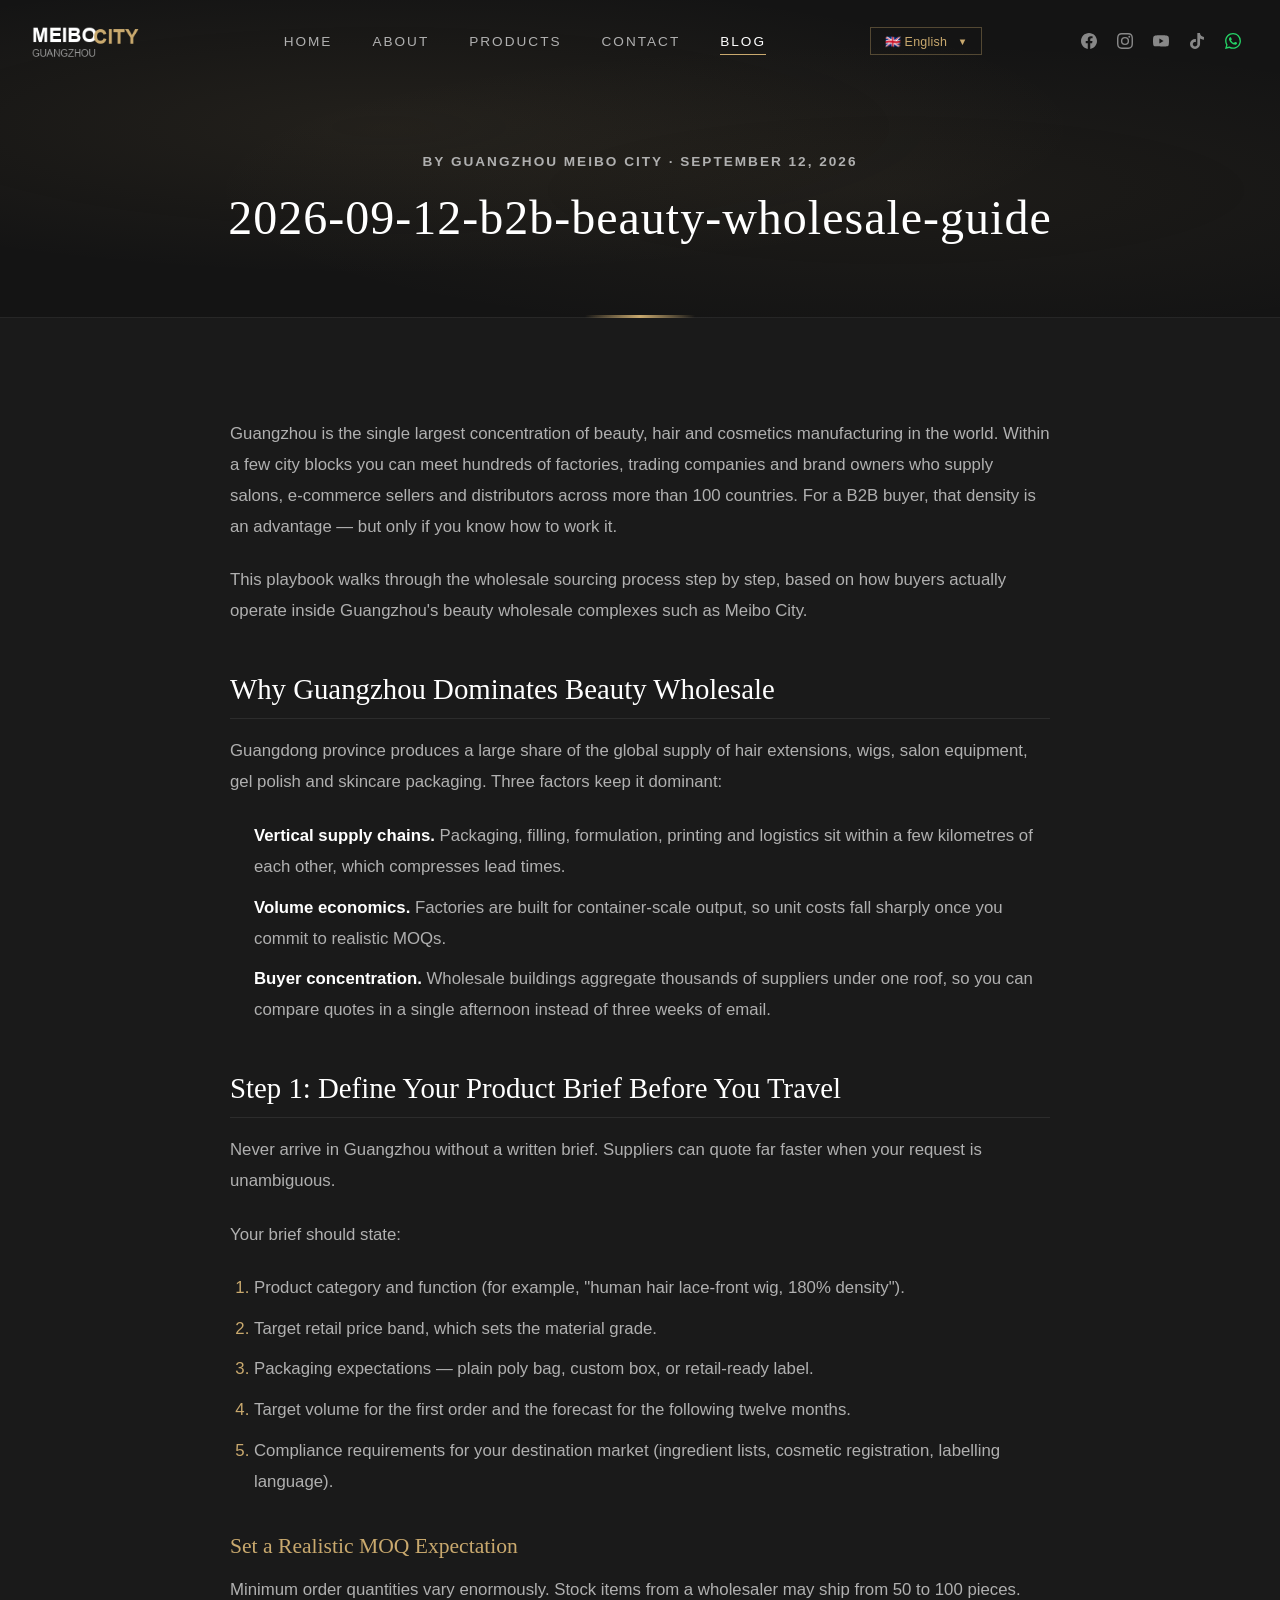
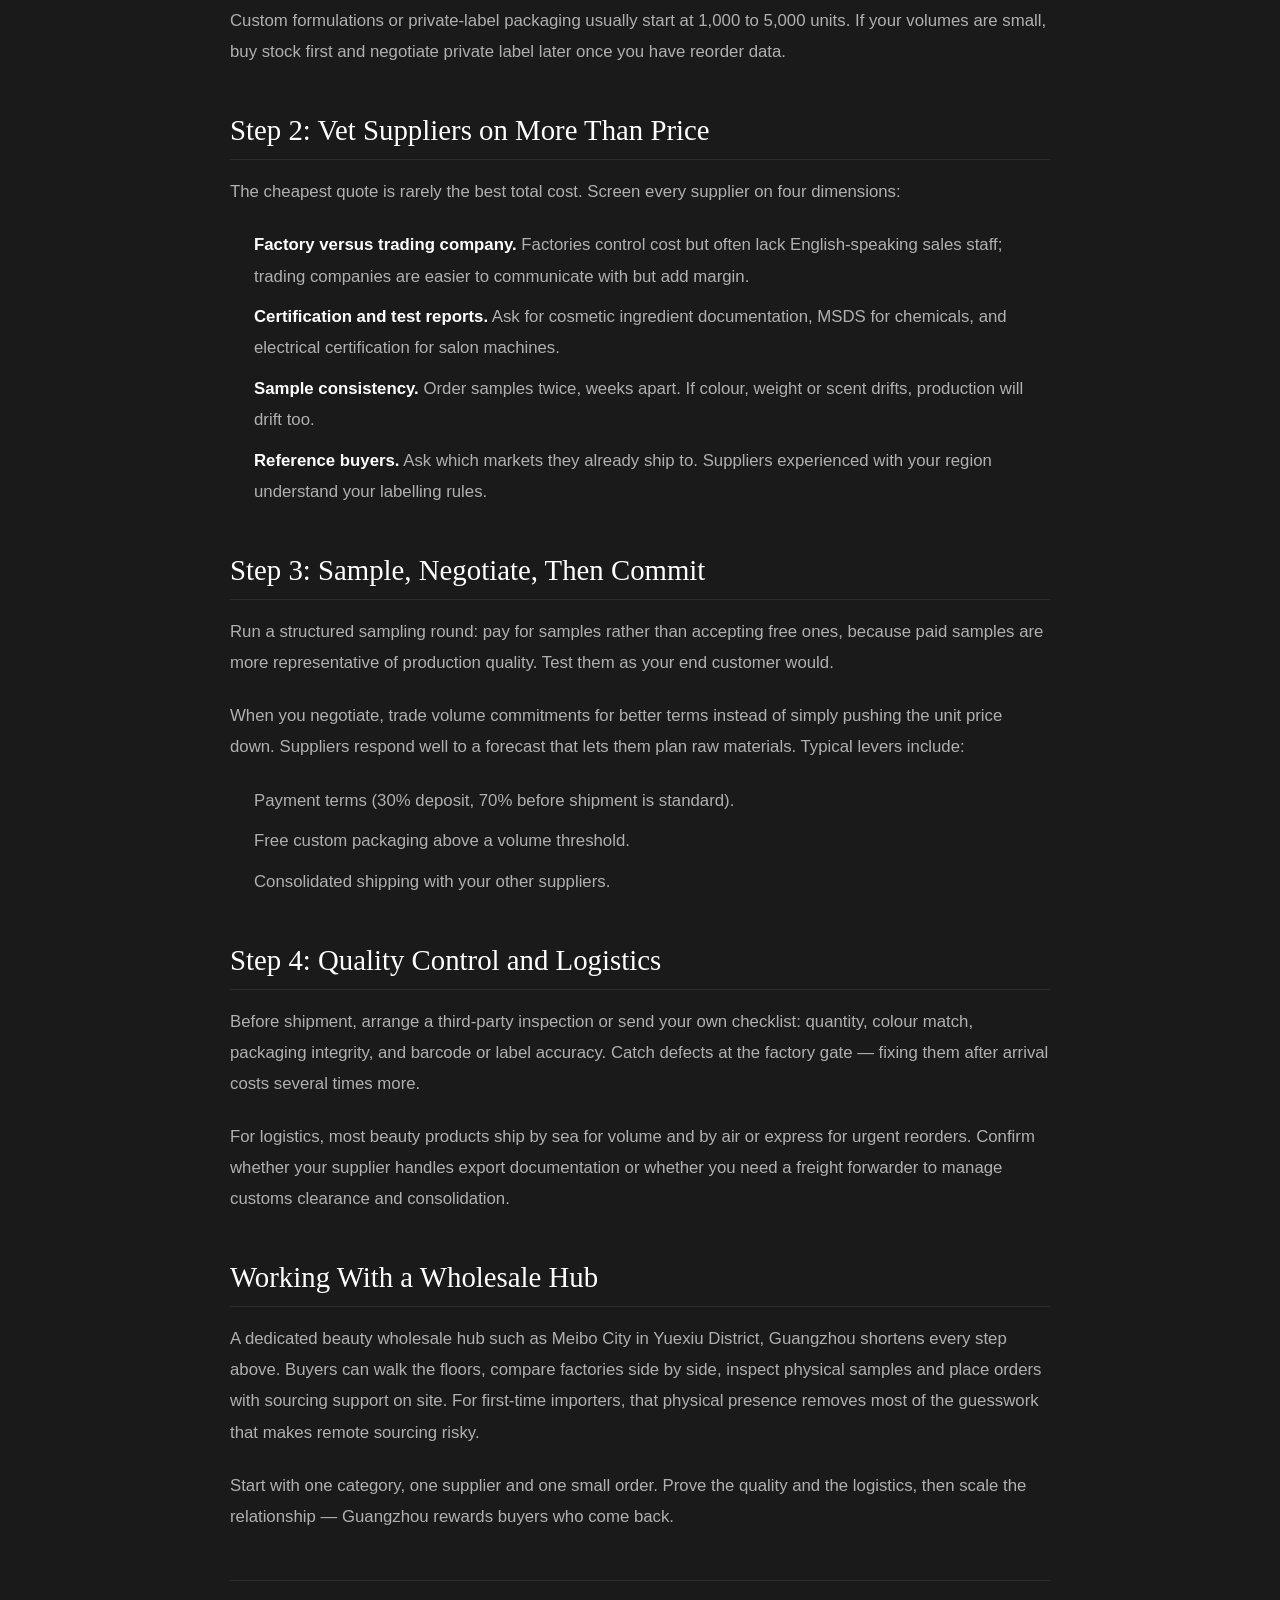
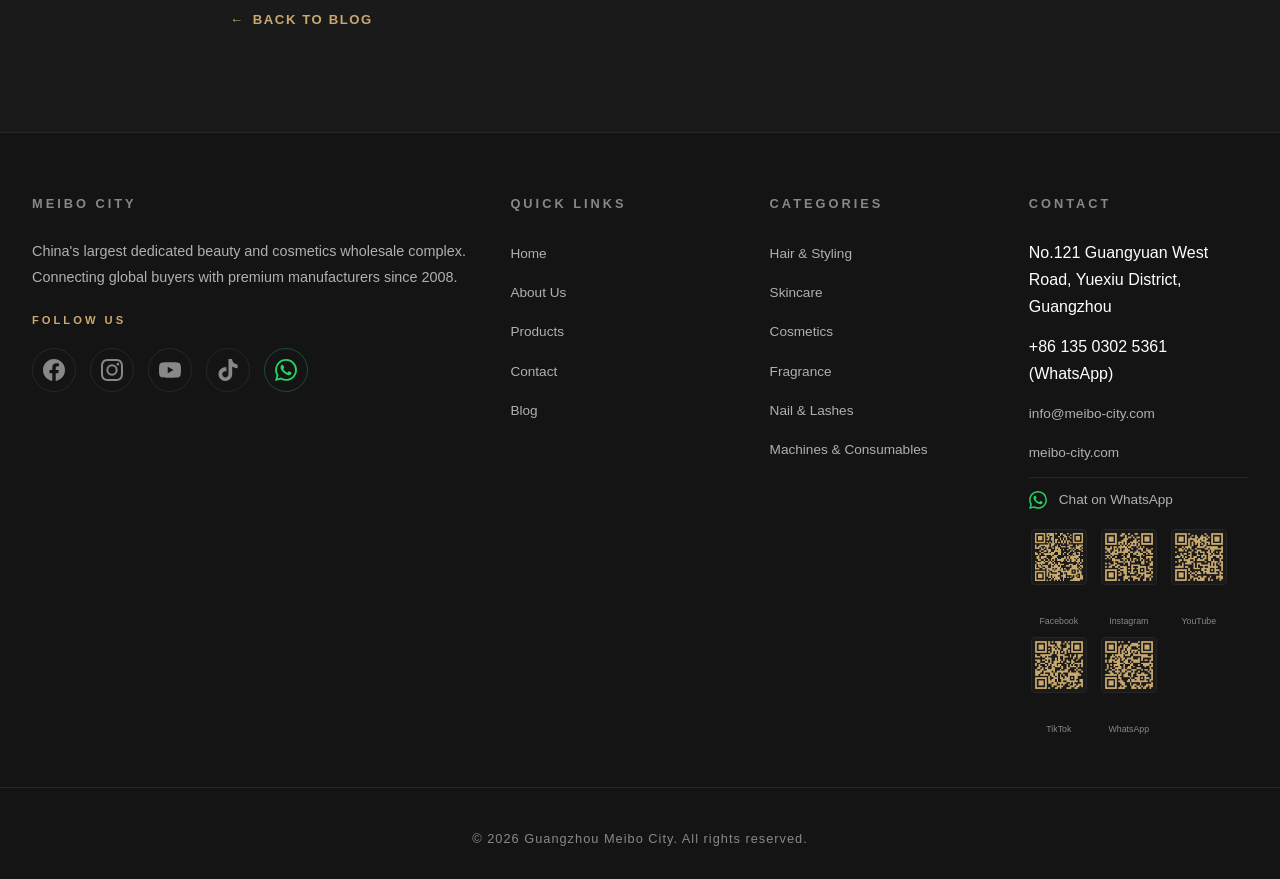
<file: blog/2026-09-12-b2b-beauty-wholesale-guide.html>
<!DOCTYPE html>
<html lang="en">
<head>
  <meta charset="UTF-8">
  <meta name="viewport" content="width=device-width, initial-scale=1.0">
  <meta name="description" content="Guangzhou is the single largest concentration of beauty, hair and cosmetics manufacturing in the world. Within a few city blocks you can meet hundreds of...">
  <meta name="robots" content="index, follow">
  <link rel="canonical" href="https://meibo-city.com/blog/2026-09-12-b2b-beauty-wholesale-guide.html">

  <meta property="og:title" content="2026-09-12-b2b-beauty-wholesale-guide | Guangzhou Meibo City">
  <meta property="og:description" content="Guangzhou is the single largest concentration of beauty, hair and cosmetics manufacturing in the world. Within a few city blocks you can meet hundreds of...">
  <meta property="og:url" content="https://meibo-city.com/blog/2026-09-12-b2b-beauty-wholesale-guide.html">
  <meta property="og:type" content="article">
  <meta property="og:site_name" content="Guangzhou Meibo City">
  <meta property="og:locale" content="en_US">

  <meta name="twitter:card" content="summary_large_image">
  <meta name="twitter:title" content="2026-09-12-b2b-beauty-wholesale-guide | Guangzhou Meibo City">
  <meta name="twitter:description" content="Guangzhou is the single largest concentration of beauty, hair and cosmetics manufacturing in the world. Within a few city blocks you can meet hundreds of...">

  <script type="application/ld+json">
  {
    "@context": "https://schema.org",
    "@type": "BlogPosting",
    "headline": "2026-09-12-b2b-beauty-wholesale-guide",
    "description": "Guangzhou is the single largest concentration of beauty, hair and cosmetics manufacturing in the world. Within a few city blocks you can meet hundreds of...",
    "datePublished": "2026-09-12",
    "dateModified": "2026-09-12",
    "author": {"@type": "Organization", "name": "Guangzhou Meibo City"},
    "publisher": {"@type": "Organization", "name": "Guangzhou Meibo City",
      "logo": {"@type": "ImageObject", "url": "https://meibo-city.com/assets/images/logo.png"}},
    "mainEntityOfPage": {"@type": "WebPage", "@id": "https://meibo-city.com/blog/2026-09-12-b2b-beauty-wholesale-guide.html"},
    "url": "https://meibo-city.com/blog/2026-09-12-b2b-beauty-wholesale-guide.html"
  }
  </script>
  <title>2026-09-12-b2b-beauty-wholesale-guide | Guangzhou Meibo City</title>
  <link rel="stylesheet" href="/assets/css/style.css">
  <link rel="icon" type="image/png" href="/assets/images/favicon.png">
</head>
<body>

<header class="site-header">
    <div class="header-inner">
      <a href="/index.html" class="logo"><img src="/assets/images/logo.png" alt="MEIBO CITY Guangzhou" height="42"></a>
      <nav class="main-nav">
        <ul>
          <li><a href="/index.html" data-i18n="nav.home">Home</a></li>
          <li><a href="/about.html" data-i18n="nav.about">About</a></li>
          <li><a href="/products.html" data-i18n="nav.products">Products</a></li>
          <li><a href="/contact.html" data-i18n="nav.contact">Contact</a></li>
          <li><a href="/blog.html" class="active" data-i18n="nav.blog">Blog</a></li>
        </ul>
      </nav>
      <div id="lang-switcher" class="lang-switcher"></div>
      <div class="header-social">
          <a href="https://www.facebook.com/share/1E4ckV6qpv/?mibextid=wwXIfr" class="header-social-icon" target="_blank" rel="noopener noreferrer" aria-label="Facebook"><svg xmlns="http://www.w3.org/2000/svg" width="16" height="16" viewBox="0 0 24 24" fill="currentColor"><path d="M24 12.073c0-6.627-5.373-12-12-12s-12 5.373-12 12c0 5.99 4.388 10.954 10.125 11.854v-8.385H7.078v-3.47h3.047V9.43c0-3.007 1.792-4.669 4.533-4.669 1.312 0 2.686.235 2.686.235v2.953H15.83c-1.491 0-1.956.925-1.956 1.874v2.25h3.328l-.532 3.47h-2.796v8.385C19.612 23.027 24 18.062 24 12.073z"/></svg></a>
          <a href="https://www.instagram.com/meibocity?igsh=azI5anU0ZTc2cTl3&utm_source=qr" class="header-social-icon" target="_blank" rel="noopener noreferrer" aria-label="Instagram"><svg xmlns="http://www.w3.org/2000/svg" width="16" height="16" viewBox="0 0 24 24" fill="currentColor"><path d="M12 2.163c3.204 0 3.584.012 4.85.07 3.252.148 4.771 1.691 4.919 4.919.058 1.265.069 1.645.069 4.849 0 3.205-.012 3.584-.069 4.849-.149 3.225-1.664 4.771-4.919 4.919-1.266.058-1.644.07-4.85.07-3.204 0-3.584-.012-4.849-.07-3.26-.149-4.771-1.699-4.919-4.92-.058-1.265-.07-1.644-.07-4.849 0-3.204.013-3.583.07-4.849.149-3.227 1.664-4.771 4.919-4.919 1.266-.057 1.645-.069 4.849-.069zM12 0C8.741 0 8.333.014 7.053.072 2.695.272.273 2.69.073 7.052.014 8.333 0 8.741 0 12c0 3.259.014 3.668.072 4.948.2 4.358 2.618 6.78 6.98 6.98C8.333 23.986 8.741 24 12 24c3.259 0 3.668-.014 4.948-.072 4.354-.2 6.782-2.618 6.979-6.98.059-1.28.073-1.689.073-4.948 0-3.259-.014-3.667-.072-4.947-.196-4.354-2.617-6.78-6.979-6.98C15.668.014 15.259 0 12 0zm0 5.838a6.162 6.162 0 100 12.324 6.162 6.162 0 000-12.324zM12 16a4 4 0 110-8 4 4 0 010 8zm6.406-11.845a1.44 1.44 0 100 2.881 1.44 1.44 0 000-2.881z"/></svg></a>
          <a href="https://youtube.com/@meibocity?si=f6Dp0Gw7u1G5l-f3" class="header-social-icon" target="_blank" rel="noopener noreferrer" aria-label="Youtube"><svg xmlns="http://www.w3.org/2000/svg" width="16" height="16" viewBox="0 0 24 24" fill="currentColor"><path d="M23.498 6.186a3.016 3.016 0 00-2.122-2.136C19.505 3.545 12 3.545 12 3.545s-7.505 0-9.377.505A3.017 3.017 0 00.502 6.186C0 8.07 0 12 0 12s0 3.93.502 5.814a3.016 3.016 0 002.122 2.136c1.871.505 9.376.505 9.376.505s7.505 0 9.377-.505a3.015 3.015 0 002.122-2.136C24 15.93 24 12 24 12s0-3.93-.502-5.814zM9.545 15.568V8.432L15.818 12l-6.273 3.568z"/></svg></a>
          <a href="https://www.tiktok.com/@meibocity?_r=1&_t=ZS-95cQSNsgq07" class="header-social-icon" target="_blank" rel="noopener noreferrer" aria-label="Tiktok"><svg xmlns="http://www.w3.org/2000/svg" width="16" height="16" viewBox="0 0 24 24" fill="currentColor"><path d="M12.525.02c1.31-.02 2.61-.01 3.91-.02.08 1.53.63 3.09 1.75 4.17 1.12 1.11 2.7 1.62 4.24 1.79v4.03c-1.44-.05-2.89-.35-4.2-.97-.57-.26-1.1-.59-1.62-.93-.01 2.92.01 5.84-.02 8.75-.08 1.4-.54 2.79-1.35 3.94-1.31 1.92-3.58 3.17-5.91 3.21-1.43.08-2.86-.31-4.08-1.03-2.02-1.19-3.44-3.37-3.65-5.71-.02-.5-.03-1-.01-1.49.18-1.9 1.12-3.72 2.58-4.96 1.66-1.44 3.98-2.13 6.15-1.72.02 1.48-.04 2.96-.04 4.44-.99-.32-2.15-.23-3.02.37-.63.41-1.11 1.04-1.36 1.75-.21.51-.15 1.07-.14 1.61.24 1.64 1.82 3.02 3.5 2.87 1.12-.01 2.19-.66 2.77-1.61.19-.33.4-.67.41-1.06.1-1.79.06-3.57.07-5.36.01-4.03-.01-8.05.02-12.07z"/></svg></a>
          <a href="https://wa.me/message/3232HV433SLJE1" class="header-social-icon header-social-wa" target="_blank" rel="noopener noreferrer" aria-label="Whatsapp"><svg xmlns="http://www.w3.org/2000/svg" width="16" height="16" viewBox="0 0 24 24" fill="currentColor"><path d="M17.472 14.382c-.297-.149-1.758-.867-2.03-.967-.273-.099-.471-.148-.67.15-.197.297-.767.966-.94 1.164-.173.199-.347.223-.644.075-.297-.15-1.255-.463-2.39-1.475-.883-.788-1.48-1.761-1.653-2.059-.173-.297-.018-.458.13-.606.134-.133.298-.347.446-.52.149-.174.198-.298.298-.497.099-.198.05-.371-.025-.52-.075-.149-.669-1.612-.916-2.207-.242-.579-.487-.5-.669-.51-.173-.008-.371-.01-.57-.01-.198 0-.52.074-.792.372-.272.297-1.04 1.016-1.04 2.479 0 1.462 1.065 2.875 1.213 3.074.149.198 2.096 3.2 5.077 4.487.709.306 1.262.489 1.694.625.712.227 1.36.195 1.871.118.571-.085 1.758-.719 2.006-1.413.248-.694.248-1.289.173-1.413-.074-.124-.272-.198-.57-.347m-5.421 7.403h-.004a9.87 9.87 0 01-5.031-1.378l-.361-.214-3.741.982.998-3.648-.235-.374a9.86 9.86 0 01-1.51-5.26c.001-5.45 4.436-9.884 9.888-9.884 2.64 0 5.122 1.03 6.988 2.898a9.825 9.825 0 012.893 6.994c-.003 5.45-4.437 9.884-9.885 9.884m8.413-18.297A11.815 11.815 0 0012.05 0C5.495 0 .16 5.335.157 11.892c0 2.096.547 4.142 1.588 5.945L.057 24l6.305-1.654a11.882 11.882 0 005.683 1.448h.005c6.554 0 11.89-5.335 11.893-11.893a11.821 11.821 0 00-3.48-8.413z"/></svg></a>
      </div>
      <div class="menu-toggle">
        <span></span>
        <span></span>
        <span></span>
      </div>
    </div>
  </header>

  <section class="blog-hero">
    <div class="container">
      <p class="blog-hero-meta">By Guangzhou Meibo City &middot; September 12, 2026</p>
      <h1 class="blog-hero-title">2026-09-12-b2b-beauty-wholesale-guide</h1>
    </div>
  </section>

  <section class="section-padding">
    <div class="container">
      <article class="post-content">
<p>Guangzhou is the single largest concentration of beauty, hair and cosmetics manufacturing in the world. Within a few city blocks you can meet hundreds of factories, trading companies and brand owners who supply salons, e-commerce sellers and distributors across more than 100 countries. For a B2B buyer, that density is an advantage — but only if you know how to work it.</p>
<p>This playbook walks through the wholesale sourcing process step by step, based on how buyers actually operate inside Guangzhou's beauty wholesale complexes such as Meibo City.</p>
<h2>Why Guangzhou Dominates Beauty Wholesale</h2>
<p>Guangdong province produces a large share of the global supply of hair extensions, wigs, salon equipment, gel polish and skincare packaging. Three factors keep it dominant:</p>
<ul>
<li><strong>Vertical supply chains.</strong> Packaging, filling, formulation, printing and logistics sit within a few kilometres of each other, which compresses lead times.</li>
<li><strong>Volume economics.</strong> Factories are built for container-scale output, so unit costs fall sharply once you commit to realistic MOQs.</li>
<li><strong>Buyer concentration.</strong> Wholesale buildings aggregate thousands of suppliers under one roof, so you can compare quotes in a single afternoon instead of three weeks of email.</li>
</ul>
<h2>Step 1: Define Your Product Brief Before You Travel</h2>
<p>Never arrive in Guangzhou without a written brief. Suppliers can quote far faster when your request is unambiguous.</p>
<p>Your brief should state:</p>
<ol>
<li>Product category and function (for example, "human hair lace-front wig, 180% density").</li>
<li>Target retail price band, which sets the material grade.</li>
<li>Packaging expectations — plain poly bag, custom box, or retail-ready label.</li>
<li>Target volume for the first order and the forecast for the following twelve months.</li>
<li>Compliance requirements for your destination market (ingredient lists, cosmetic registration, labelling language).</li>
</ol>
<h3>Set a Realistic MOQ Expectation</h3>
<p>Minimum order quantities vary enormously. Stock items from a wholesaler may ship from 50 to 100 pieces. Custom formulations or private-label packaging usually start at 1,000 to 5,000 units. If your volumes are small, buy stock first and negotiate private label later once you have reorder data.</p>
<h2>Step 2: Vet Suppliers on More Than Price</h2>
<p>The cheapest quote is rarely the best total cost. Screen every supplier on four dimensions:</p>
<ul>
<li><strong>Factory versus trading company.</strong> Factories control cost but often lack English-speaking sales staff; trading companies are easier to communicate with but add margin.</li>
<li><strong>Certification and test reports.</strong> Ask for cosmetic ingredient documentation, MSDS for chemicals, and electrical certification for salon machines.</li>
<li><strong>Sample consistency.</strong> Order samples twice, weeks apart. If colour, weight or scent drifts, production will drift too.</li>
<li><strong>Reference buyers.</strong> Ask which markets they already ship to. Suppliers experienced with your region understand your labelling rules.</li>
</ul>
<h2>Step 3: Sample, Negotiate, Then Commit</h2>
<p>Run a structured sampling round: pay for samples rather than accepting free ones, because paid samples are more representative of production quality. Test them as your end customer would.</p>
<p>When you negotiate, trade volume commitments for better terms instead of simply pushing the unit price down. Suppliers respond well to a forecast that lets them plan raw materials. Typical levers include:</p>
<ul>
<li>Payment terms (30% deposit, 70% before shipment is standard).</li>
<li>Free custom packaging above a volume threshold.</li>
<li>Consolidated shipping with your other suppliers.</li>
</ul>
<h2>Step 4: Quality Control and Logistics</h2>
<p>Before shipment, arrange a third-party inspection or send your own checklist: quantity, colour match, packaging integrity, and barcode or label accuracy. Catch defects at the factory gate — fixing them after arrival costs several times more.</p>
<p>For logistics, most beauty products ship by sea for volume and by air or express for urgent reorders. Confirm whether your supplier handles export documentation or whether you need a freight forwarder to manage customs clearance and consolidation.</p>
<h2>Working With a Wholesale Hub</h2>
<p>A dedicated beauty wholesale hub such as Meibo City in Yuexiu District, Guangzhou shortens every step above. Buyers can walk the floors, compare factories side by side, inspect physical samples and place orders with sourcing support on site. For first-time importers, that physical presence removes most of the guesswork that makes remote sourcing risky.</p>
<p>Start with one category, one supplier and one small order. Prove the quality and the logistics, then scale the relationship — Guangzhou rewards buyers who come back.</p>      </article>
      <p class="post-back"><a href="/blog.html" data-i18n="blog.back">Back to blog</a></p>
    </div>
  </section>


<footer class="site-footer">
    <div class="footer-grid">
      <div class="footer-col">
        <h4 data-i18n="footer.about.title">Meibo City</h4>
        <p data-i18n="footer.about.desc">
          China's largest dedicated beauty and cosmetics wholesale complex.
          Connecting global buyers with premium manufacturers since 2008.
        </p>
        <div class="footer-social">
          <span class="footer-follow-label">Follow Us</span>
          <a href="https://www.facebook.com/share/1E4ckV6qpv/?mibextid=wwXIfr" class="footer-social-icon" target="_blank" rel="noopener noreferrer" aria-label="Facebook"><svg xmlns="http://www.w3.org/2000/svg" width="22" height="22" viewBox="0 0 24 24" fill="currentColor"><path d="M24 12.073c0-6.627-5.373-12-12-12s-12 5.373-12 12c0 5.99 4.388 10.954 10.125 11.854v-8.385H7.078v-3.47h3.047V9.43c0-3.007 1.792-4.669 4.533-4.669 1.312 0 2.686.235 2.686.235v2.953H15.83c-1.491 0-1.956.925-1.956 1.874v2.25h3.328l-.532 3.47h-2.796v8.385C19.612 23.027 24 18.062 24 12.073z"/></svg></a>
          <a href="https://www.instagram.com/meibocity?igsh=azI5anU0ZTc2cTl3&utm_source=qr" class="footer-social-icon" target="_blank" rel="noopener noreferrer" aria-label="Instagram"><svg xmlns="http://www.w3.org/2000/svg" width="22" height="22" viewBox="0 0 24 24" fill="currentColor"><path d="M12 2.163c3.204 0 3.584.012 4.85.07 3.252.148 4.771 1.691 4.919 4.919.058 1.265.069 1.645.069 4.849 0 3.205-.012 3.584-.069 4.849-.149 3.225-1.664 4.771-4.919 4.919-1.266.058-1.644.07-4.85.07-3.204 0-3.584-.012-4.849-.07-3.26-.149-4.771-1.699-4.919-4.92-.058-1.265-.07-1.644-.07-4.849 0-3.204.013-3.583.07-4.849.149-3.227 1.664-4.771 4.919-4.919 1.266-.057 1.645-.069 4.849-.069zM12 0C8.741 0 8.333.014 7.053.072 2.695.272.273 2.69.073 7.052.014 8.333 0 8.741 0 12c0 3.259.014 3.668.072 4.948.2 4.358 2.618 6.78 6.98 6.98C8.333 23.986 8.741 24 12 24c3.259 0 3.668-.014 4.948-.072 4.354-.2 6.782-2.618 6.979-6.98.059-1.28.073-1.689.073-4.948 0-3.259-.014-3.667-.072-4.947-.196-4.354-2.617-6.78-6.979-6.98C15.668.014 15.259 0 12 0zm0 5.838a6.162 6.162 0 100 12.324 6.162 6.162 0 000-12.324zM12 16a4 4 0 110-8 4 4 0 010 8zm6.406-11.845a1.44 1.44 0 100 2.881 1.44 1.44 0 000-2.881z"/></svg></a>
          <a href="https://youtube.com/@meibocity?si=f6Dp0Gw7u1G5l-f3" class="footer-social-icon" target="_blank" rel="noopener noreferrer" aria-label="Youtube"><svg xmlns="http://www.w3.org/2000/svg" width="22" height="22" viewBox="0 0 24 24" fill="currentColor"><path d="M23.498 6.186a3.016 3.016 0 00-2.122-2.136C19.505 3.545 12 3.545 12 3.545s-7.505 0-9.377.505A3.017 3.017 0 00.502 6.186C0 8.07 0 12 0 12s0 3.93.502 5.814a3.016 3.016 0 002.122 2.136c1.871.505 9.376.505 9.376.505s7.505 0 9.377-.505a3.015 3.015 0 002.122-2.136C24 15.93 24 12 24 12s0-3.93-.502-5.814zM9.545 15.568V8.432L15.818 12l-6.273 3.568z"/></svg></a>
          <a href="https://www.tiktok.com/@meibocity?_r=1&_t=ZS-95cQSNsgq07" class="footer-social-icon" target="_blank" rel="noopener noreferrer" aria-label="Tiktok"><svg xmlns="http://www.w3.org/2000/svg" width="22" height="22" viewBox="0 0 24 24" fill="currentColor"><path d="M12.525.02c1.31-.02 2.61-.01 3.91-.02.08 1.53.63 3.09 1.75 4.17 1.12 1.11 2.7 1.62 4.24 1.79v4.03c-1.44-.05-2.89-.35-4.2-.97-.57-.26-1.1-.59-1.62-.93-.01 2.92.01 5.84-.02 8.75-.08 1.4-.54 2.79-1.35 3.94-1.31 1.92-3.58 3.17-5.91 3.21-1.43.08-2.86-.31-4.08-1.03-2.02-1.19-3.44-3.37-3.65-5.71-.02-.5-.03-1-.01-1.49.18-1.9 1.12-3.72 2.58-4.96 1.66-1.44 3.98-2.13 6.15-1.72.02 1.48-.04 2.96-.04 4.44-.99-.32-2.15-.23-3.02.37-.63.41-1.11 1.04-1.36 1.75-.21.51-.15 1.07-.14 1.61.24 1.64 1.82 3.02 3.5 2.87 1.12-.01 2.19-.66 2.77-1.61.19-.33.4-.67.41-1.06.1-1.79.06-3.57.07-5.36.01-4.03-.01-8.05.02-12.07z"/></svg></a>
          <a href="https://wa.me/message/3232HV433SLJE1" class="footer-social-icon footer-social-wa" target="_blank" rel="noopener noreferrer" aria-label="Whatsapp"><svg xmlns="http://www.w3.org/2000/svg" width="22" height="22" viewBox="0 0 24 24" fill="currentColor"><path d="M17.472 14.382c-.297-.149-1.758-.867-2.03-.967-.273-.099-.471-.148-.67.15-.197.297-.767.966-.94 1.164-.173.199-.347.223-.644.075-.297-.15-1.255-.463-2.39-1.475-.883-.788-1.48-1.761-1.653-2.059-.173-.297-.018-.458.13-.606.134-.133.298-.347.446-.52.149-.174.198-.298.298-.497.099-.198.05-.371-.025-.52-.075-.149-.669-1.612-.916-2.207-.242-.579-.487-.5-.669-.51-.173-.008-.371-.01-.57-.01-.198 0-.52.074-.792.372-.272.297-1.04 1.016-1.04 2.479 0 1.462 1.065 2.875 1.213 3.074.149.198 2.096 3.2 5.077 4.487.709.306 1.262.489 1.694.625.712.227 1.36.195 1.871.118.571-.085 1.758-.719 2.006-1.413.248-.694.248-1.289.173-1.413-.074-.124-.272-.198-.57-.347m-5.421 7.403h-.004a9.87 9.87 0 01-5.031-1.378l-.361-.214-3.741.982.998-3.648-.235-.374a9.86 9.86 0 01-1.51-5.26c.001-5.45 4.436-9.884 9.888-9.884 2.64 0 5.122 1.03 6.988 2.898a9.825 9.825 0 012.893 6.994c-.003 5.45-4.437 9.884-9.885 9.884m8.413-18.297A11.815 11.815 0 0012.05 0C5.495 0 .16 5.335.157 11.892c0 2.096.547 4.142 1.588 5.945L.057 24l6.305-1.654a11.882 11.882 0 005.683 1.448h.005c6.554 0 11.89-5.335 11.893-11.893a11.821 11.821 0 00-3.48-8.413z"/></svg></a>
        </div>
      </div>
      <div class="footer-col">
        <h4 data-i18n="footer.quick.title">Quick Links</h4>
        <ul>
          <li><a href="/index.html" data-i18n="footer.quick.home">Home</a></li>
          <li><a href="/about.html" data-i18n="footer.quick.about">About Us</a></li>
          <li><a href="/products.html" data-i18n="footer.quick.products">Products</a></li>
          <li><a href="/contact.html" data-i18n="footer.quick.contact">Contact</a></li>
          <li><a href="/blog.html" data-i18n="footer.quick.blog">Blog</a></li>
        </ul>
      </div>
      <div class="footer-col">
        <h4 data-i18n="footer.cat.title">Categories</h4>
        <ul>
          <li><a href="/products.html" data-i18n="footer.cat.hair">Hair &amp; Styling</a></li>
          <li><a href="/products.html" data-i18n="footer.cat.skincare">Skincare</a></li>
          <li><a href="/products.html" data-i18n="footer.cat.cosmetics">Cosmetics</a></li>
          <li><a href="/products.html" data-i18n="footer.cat.fragrance">Fragrance</a></li>
          <li><a href="/products.html" data-i18n="footer.cat.nail">Nail &amp; Lashes</a></li>
          <li><a href="/products.html" data-i18n="footer.cat.machines">Machines &amp; Consumables</a></li>
        </ul>
      </div>
      <div class="footer-col">
        <h4 data-i18n="footer.contact.title">Contact</h4>
        <ul>
          <li data-i18n="footer.contact.address">No.121 Guangyuan West Road, Yuexiu District, Guangzhou</li>
          <li><span data-i18n="footer.contact.phone">+86 135 0302 5361 (WhatsApp)</span></li>
          <li><a href="mailto:info@meibo-city.com" data-i18n="footer.contact.email">info@meibo-city.com</a></li>
          <li><a href="https://meibo-city.com">meibo-city.com</a></li>
          <li class="footer-wa-contact">
            <a href="https://wa.me/message/3232HV433SLJE1" target="_blank" rel="noopener noreferrer">
              <svg xmlns="http://www.w3.org/2000/svg" width="18" height="18" viewBox="0 0 24 24" fill="#25D366" style="vertical-align:middle;margin-right:6px;"><path d="M17.472 14.382c-.297-.149-1.758-.867-2.03-.967-.273-.099-.471-.148-.67.15-.197.297-.767.966-.94 1.164-.173.199-.347.223-.644.075-.297-.15-1.255-.463-2.39-1.475-.883-.788-1.48-1.761-1.653-2.059-.173-.297-.018-.458.13-.606.134-.133.298-.347.446-.52.149-.174.198-.298.298-.497.099-.198.05-.371-.025-.52-.075-.149-.669-1.612-.916-2.207-.242-.579-.487-.5-.669-.51-.173-.008-.371-.01-.57-.01-.198 0-.52.074-.792.372-.272.297-1.04 1.016-1.04 2.479 0 1.462 1.065 2.875 1.213 3.074.149.198 2.096 3.2 5.077 4.487.709.306 1.262.489 1.694.625.712.227 1.36.195 1.871.118.571-.085 1.758-.719 2.006-1.413.248-.694.248-1.289.173-1.413-.074-.124-.272-.198-.57-.347m-5.421 7.403h-.004a9.87 9.87 0 01-5.031-1.378l-.361-.214-3.741.982.998-3.648-.235-.374a9.86 9.86 0 01-1.51-5.26c.001-5.45 4.436-9.884 9.888-9.884 2.64 0 5.122 1.03 6.988 2.898a9.825 9.825 0 012.893 6.994c-.003 5.45-4.437 9.884-9.885 9.884m8.413-18.297A11.815 11.815 0 0012.05 0C5.495 0 .16 5.335.157 11.892c0 2.096.547 4.142 1.588 5.945L.057 24l6.305-1.654a11.882 11.882 0 005.683 1.448h.005c6.554 0 11.89-5.335 11.893-11.893a11.821 11.821 0 00-3.48-8.413z"/></svg>
              Chat on WhatsApp
            </a>
          </li>
          <li style="margin-top:12px;">
            <div class="footer-qr-grid">
              <div class="footer-qr-item"><img src="/assets/images/qr-facebook.png" alt="Facebook QR"><br><small>Facebook</small></div>
              <div class="footer-qr-item"><img src="/assets/images/qr-instagram.png" alt="Instagram QR"><br><small>Instagram</small></div>
              <div class="footer-qr-item"><img src="/assets/images/qr-youtube.png" alt="YouTube QR"><br><small>YouTube</small></div>
              <div class="footer-qr-item"><img src="/assets/images/qr-tiktok.png" alt="TikTok QR"><br><small>TikTok</small></div>
              <div class="footer-qr-item"><img src="/assets/images/qr-whatsapp.png" alt="WhatsApp QR"><br><small>WhatsApp</small></div>
            </div>
          </li>
        </ul>
      </div>
    </div>
    <div class="footer-bottom">
      <p data-i18n="footer.copyright">&copy; 2026 Guangzhou Meibo City. All rights reserved.</p>
    </div>
  </footer>

  <script src="/assets/js/i18n.js"></script>
  <script src="/assets/js/main.js"></script>
</body>
</html>
</file>
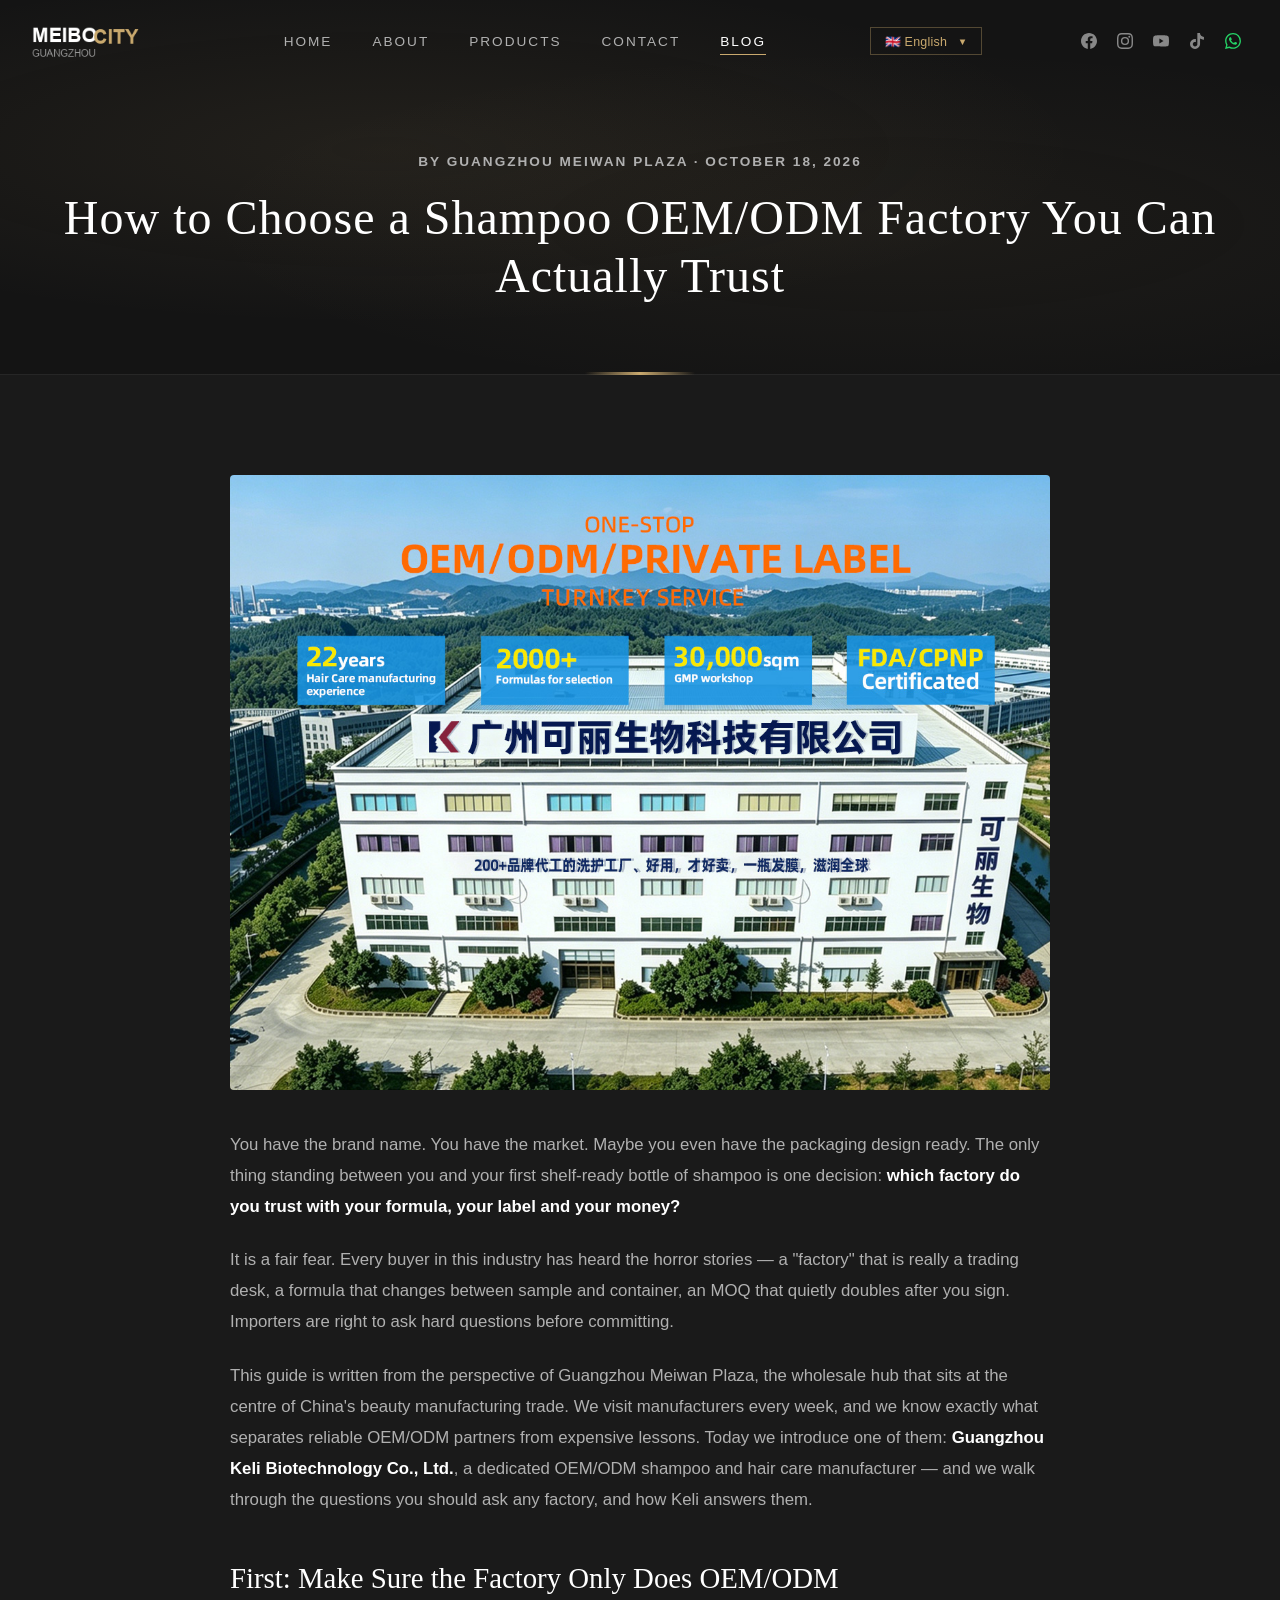
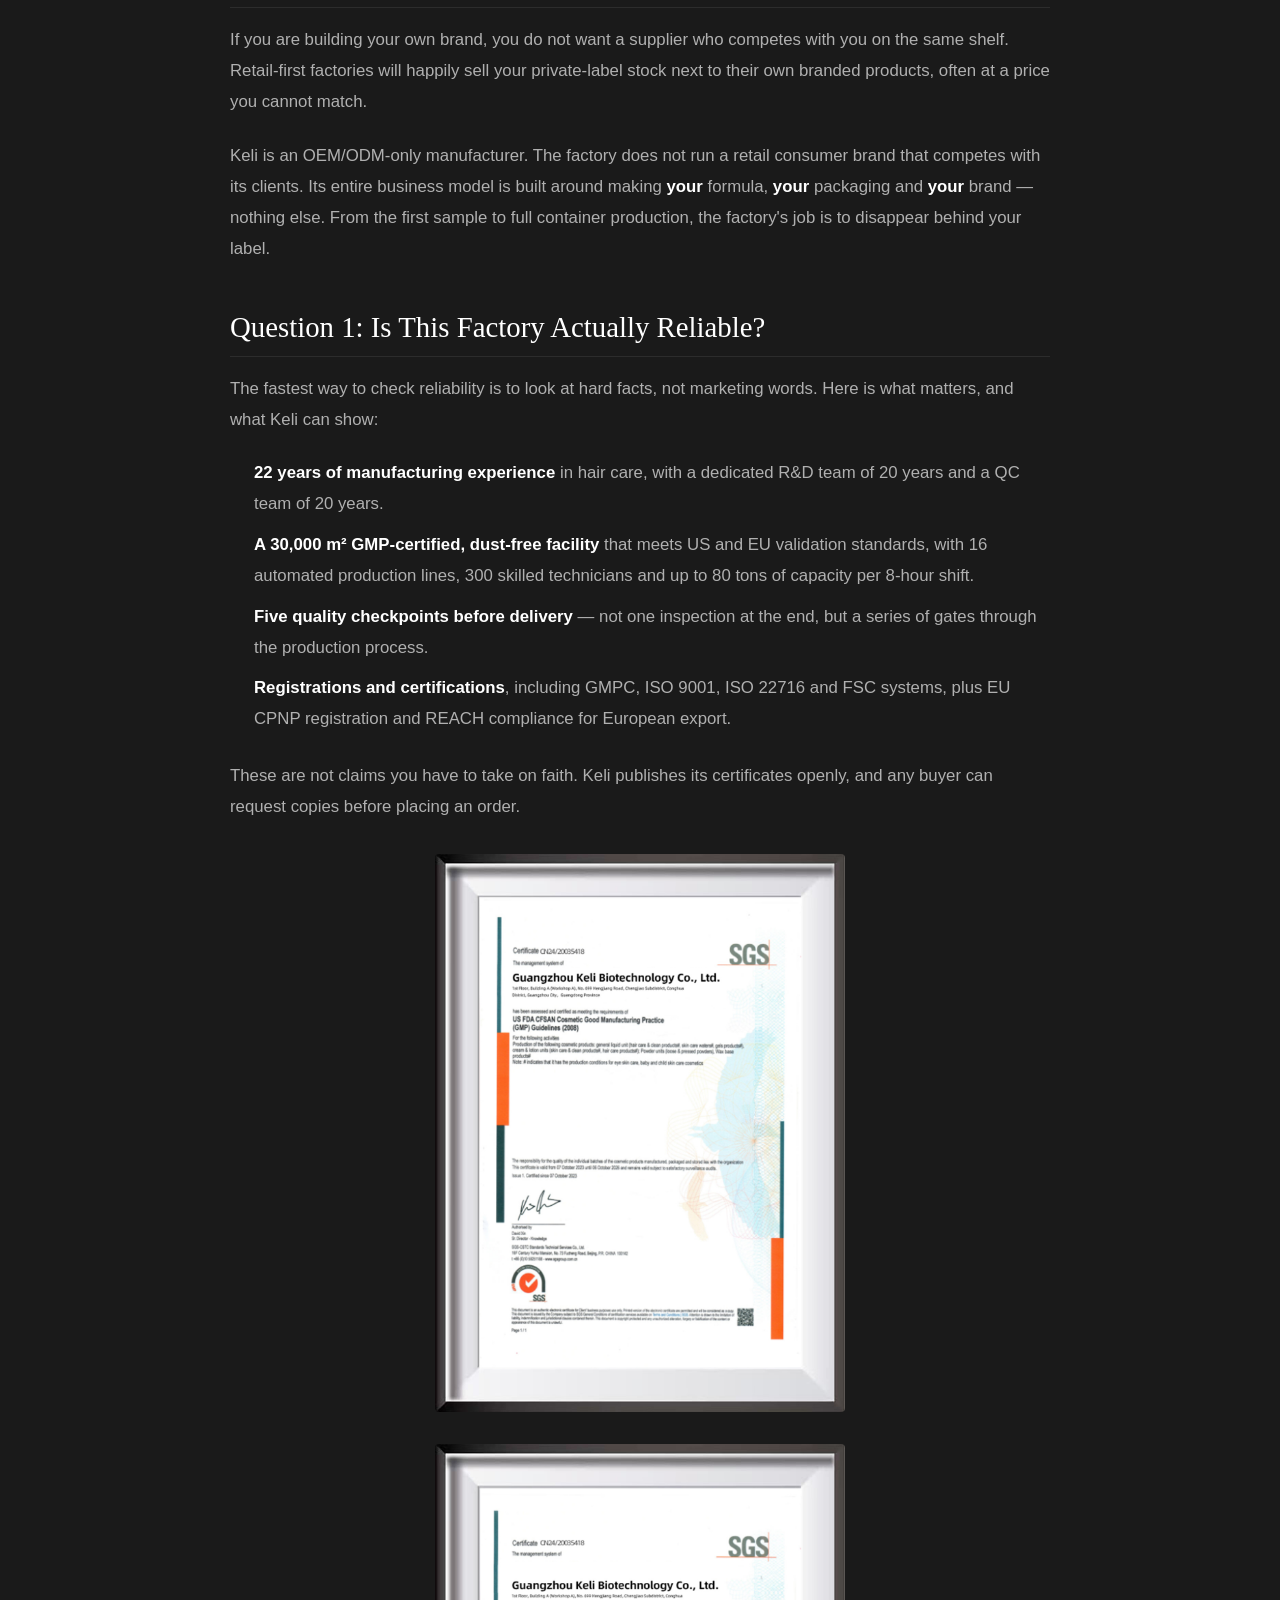
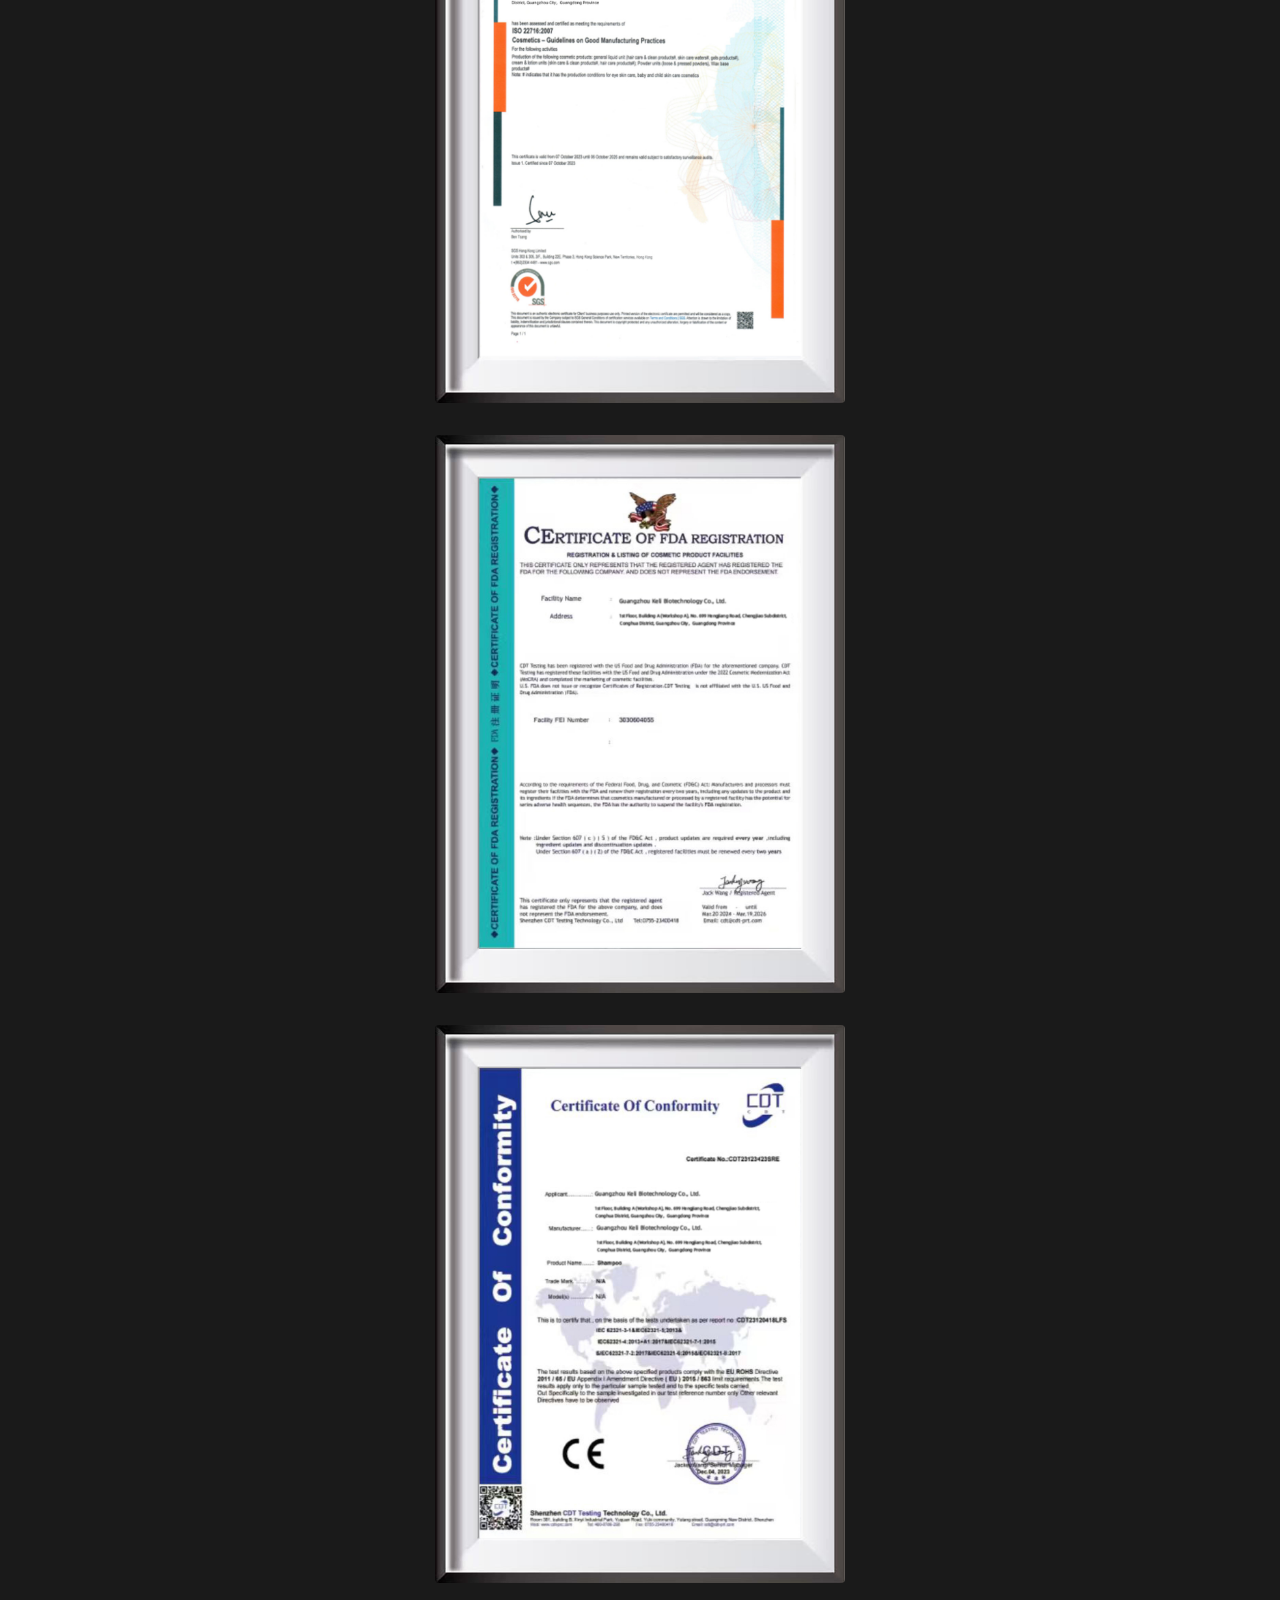
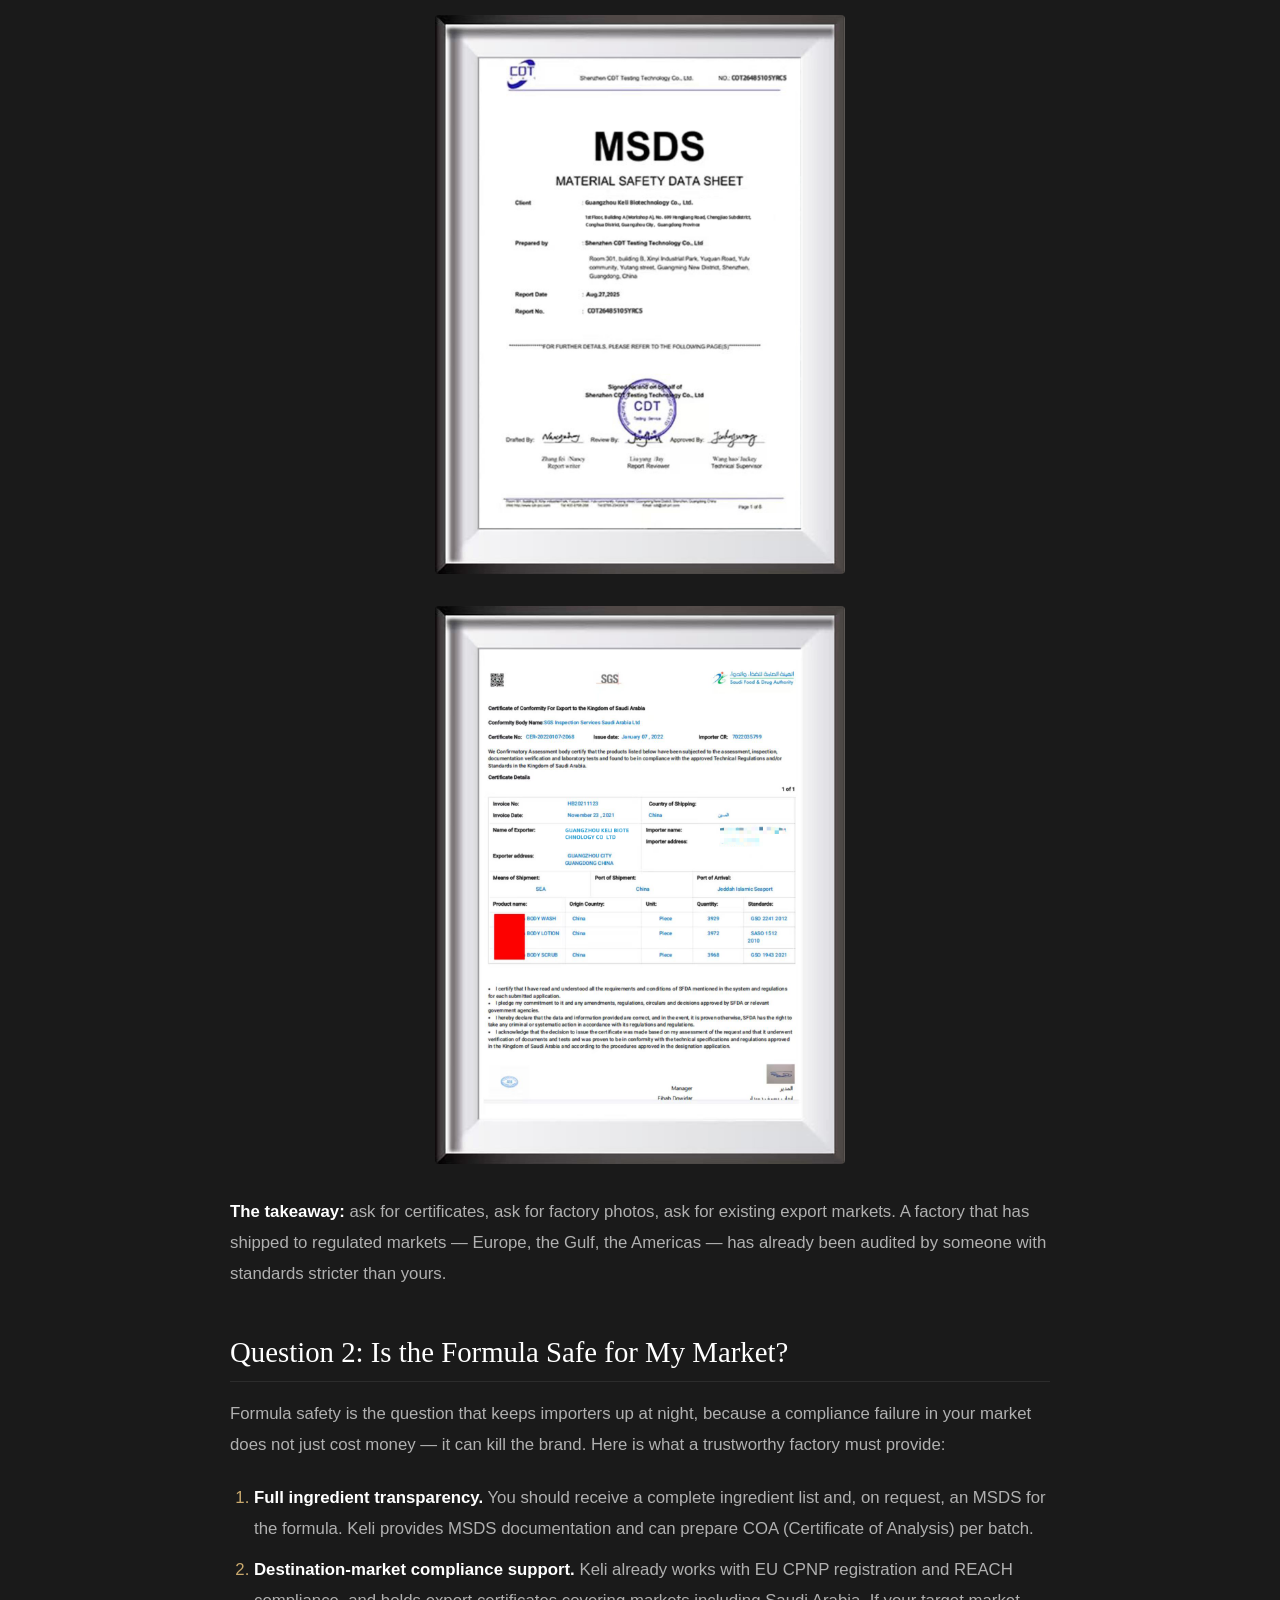
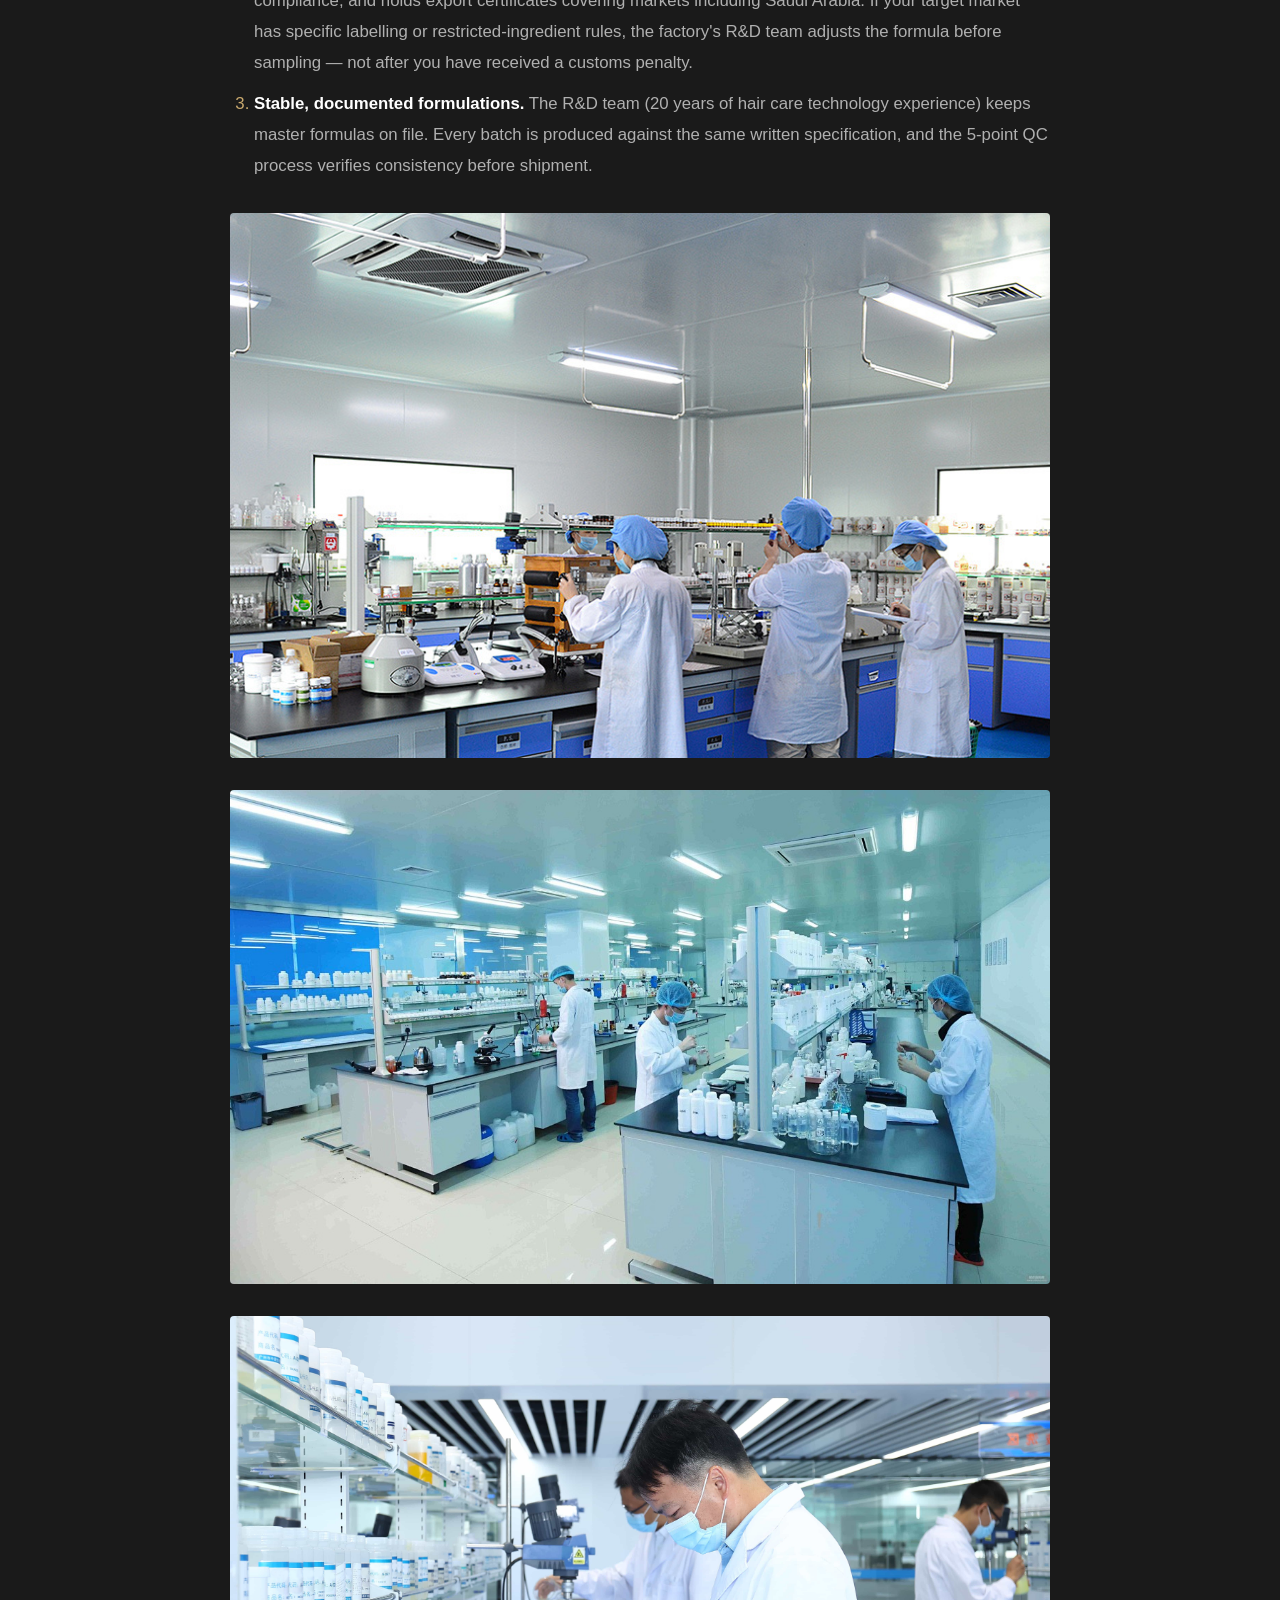
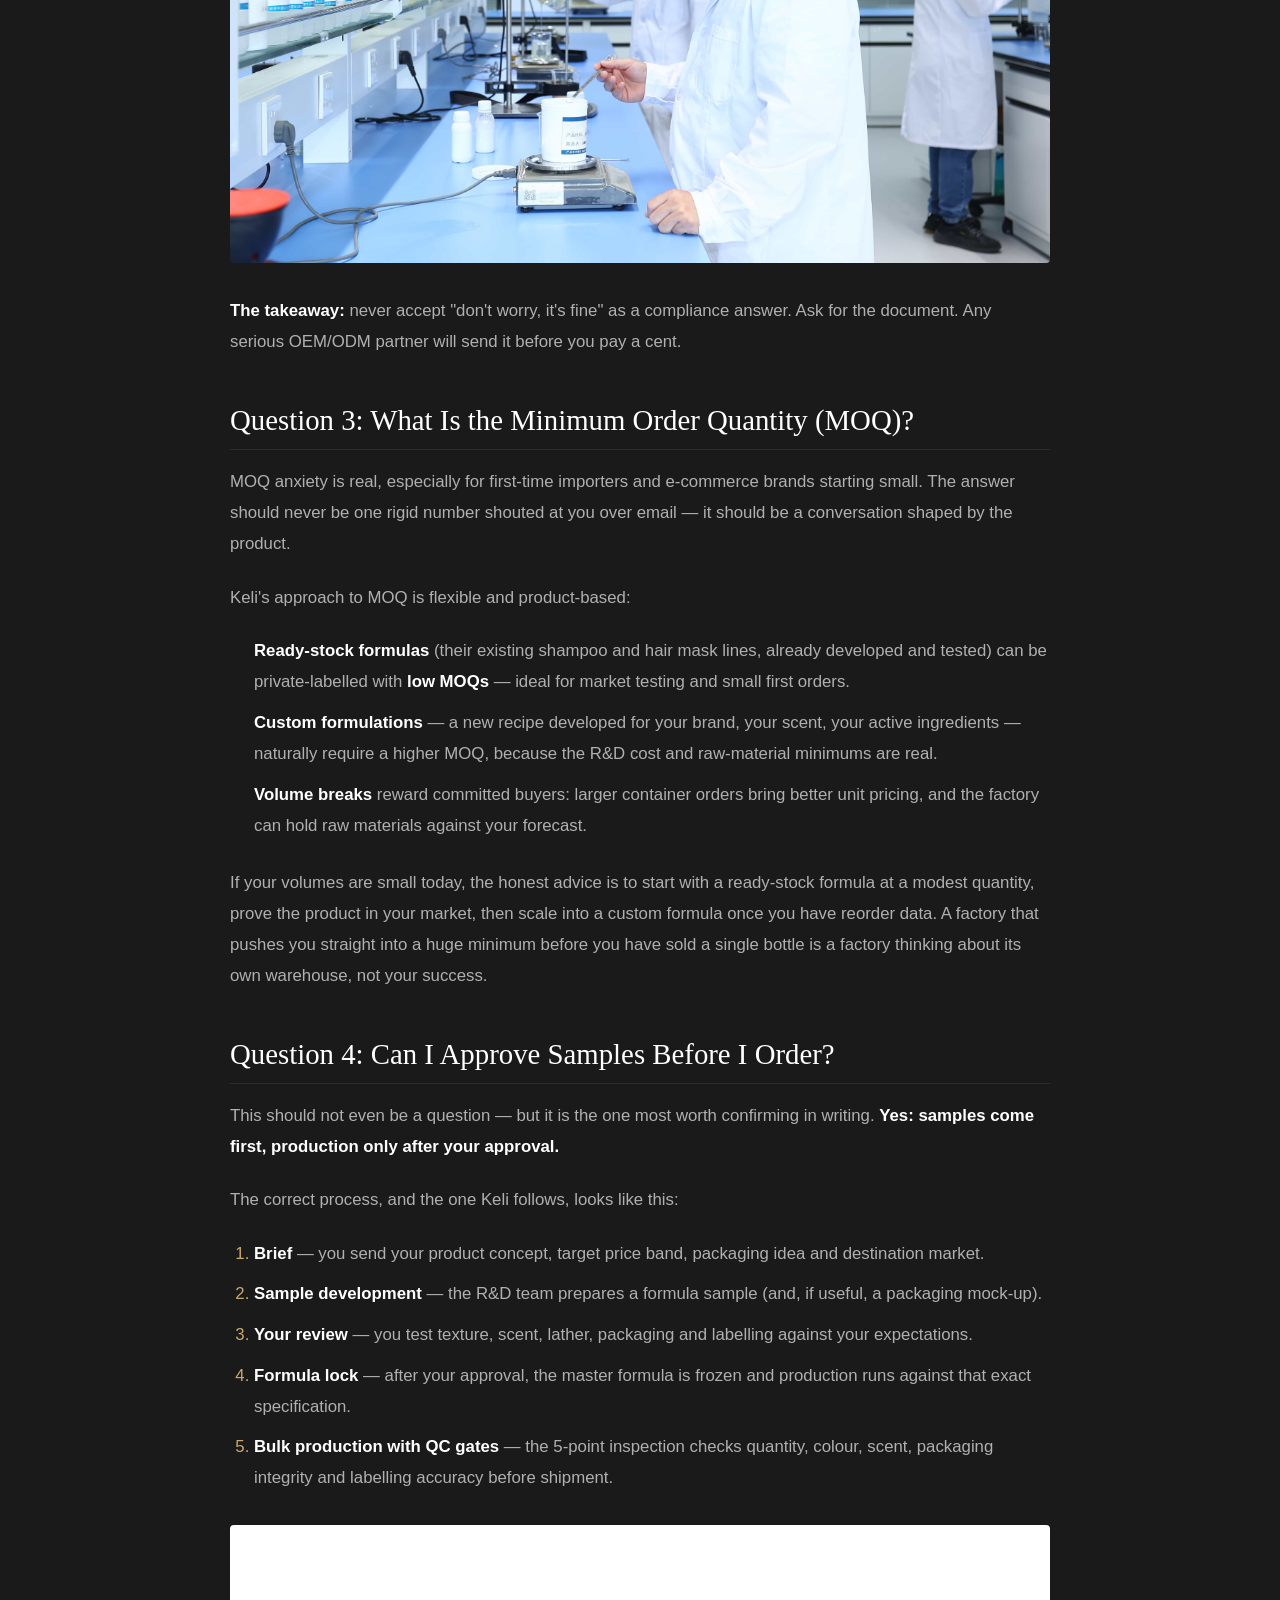
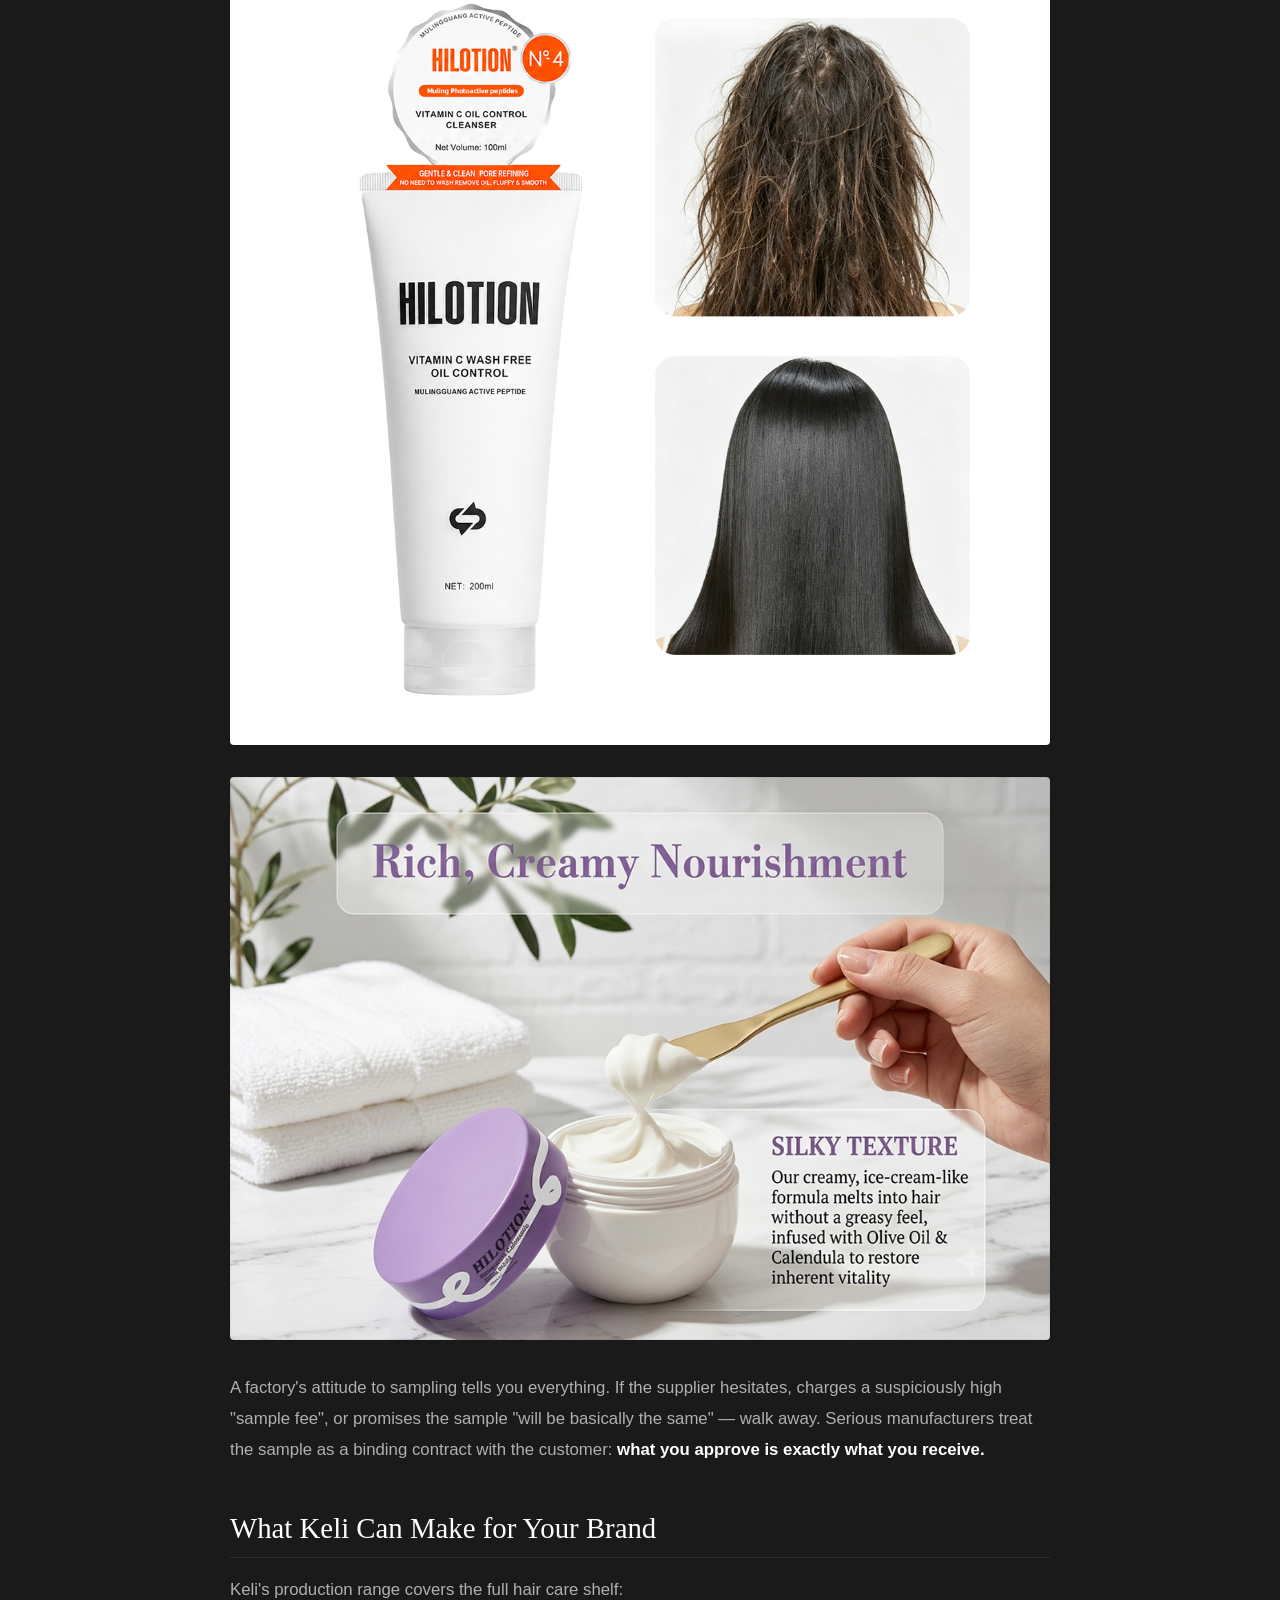
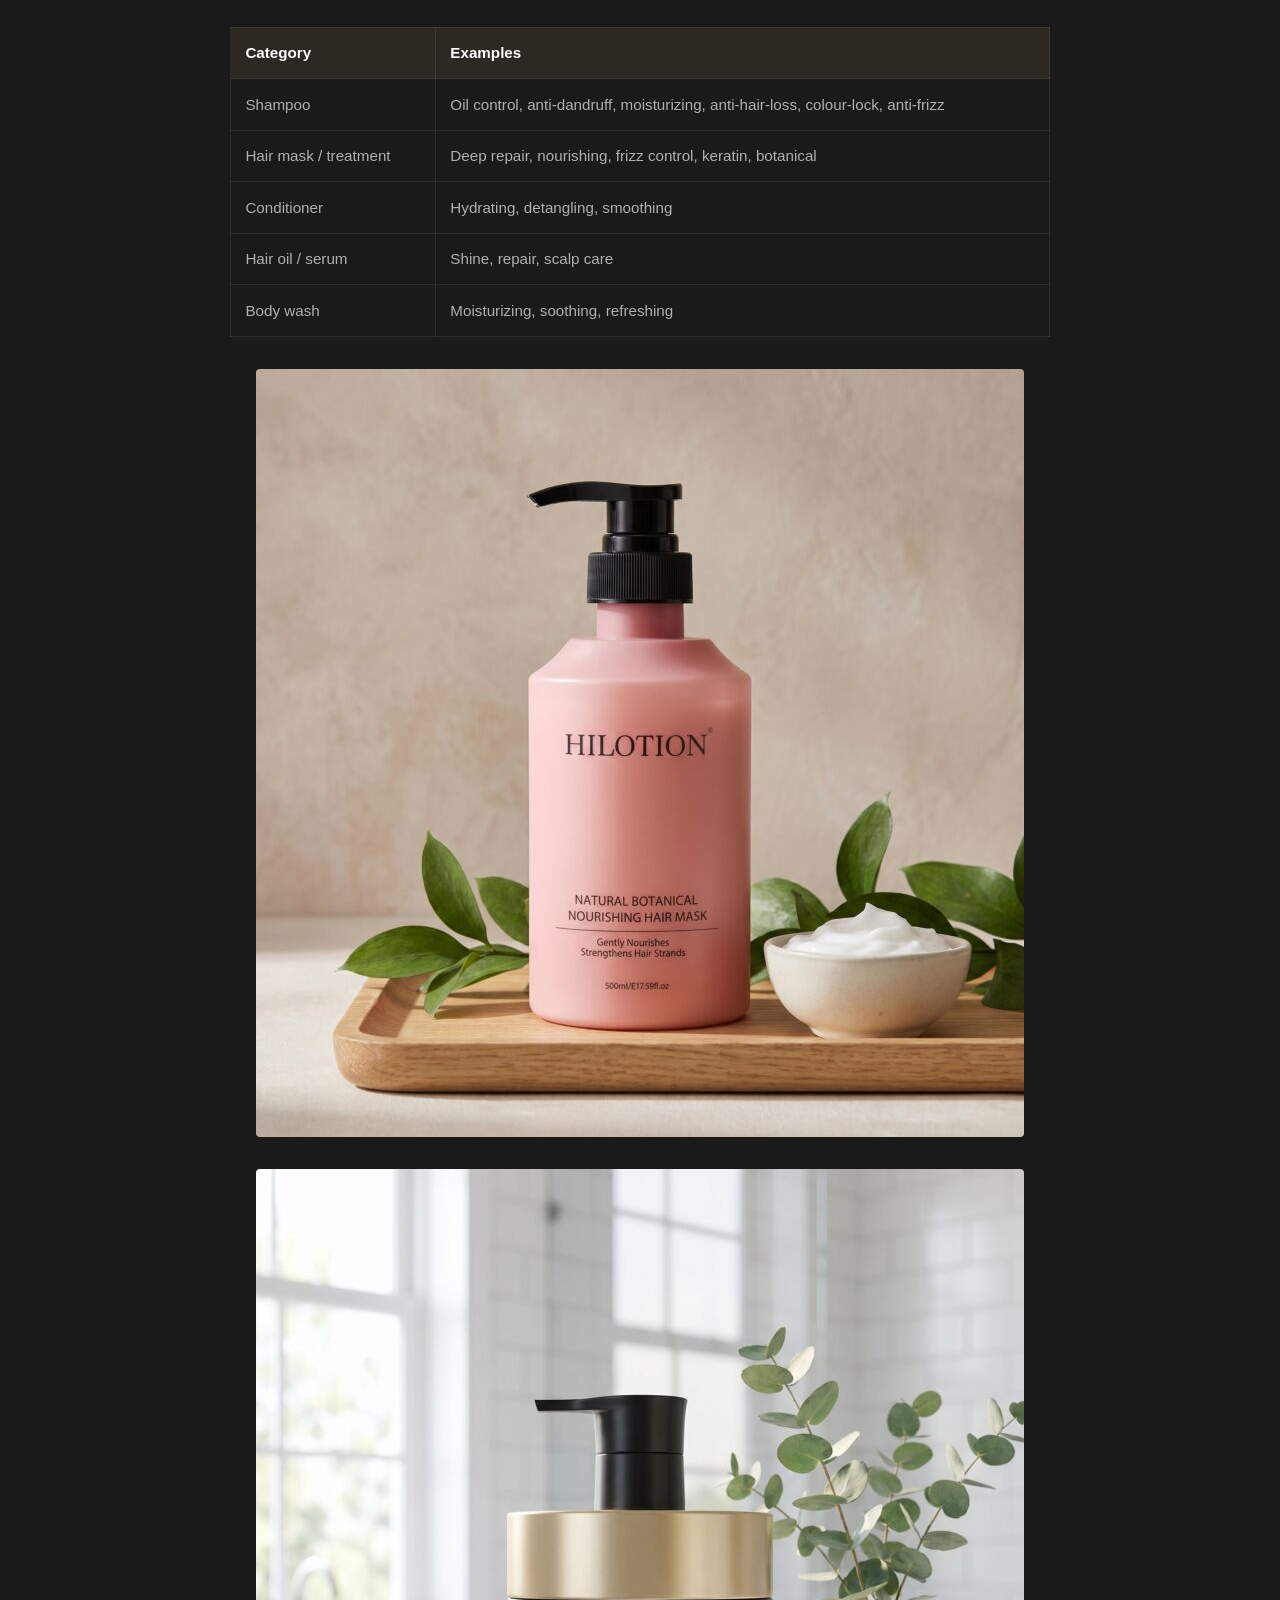
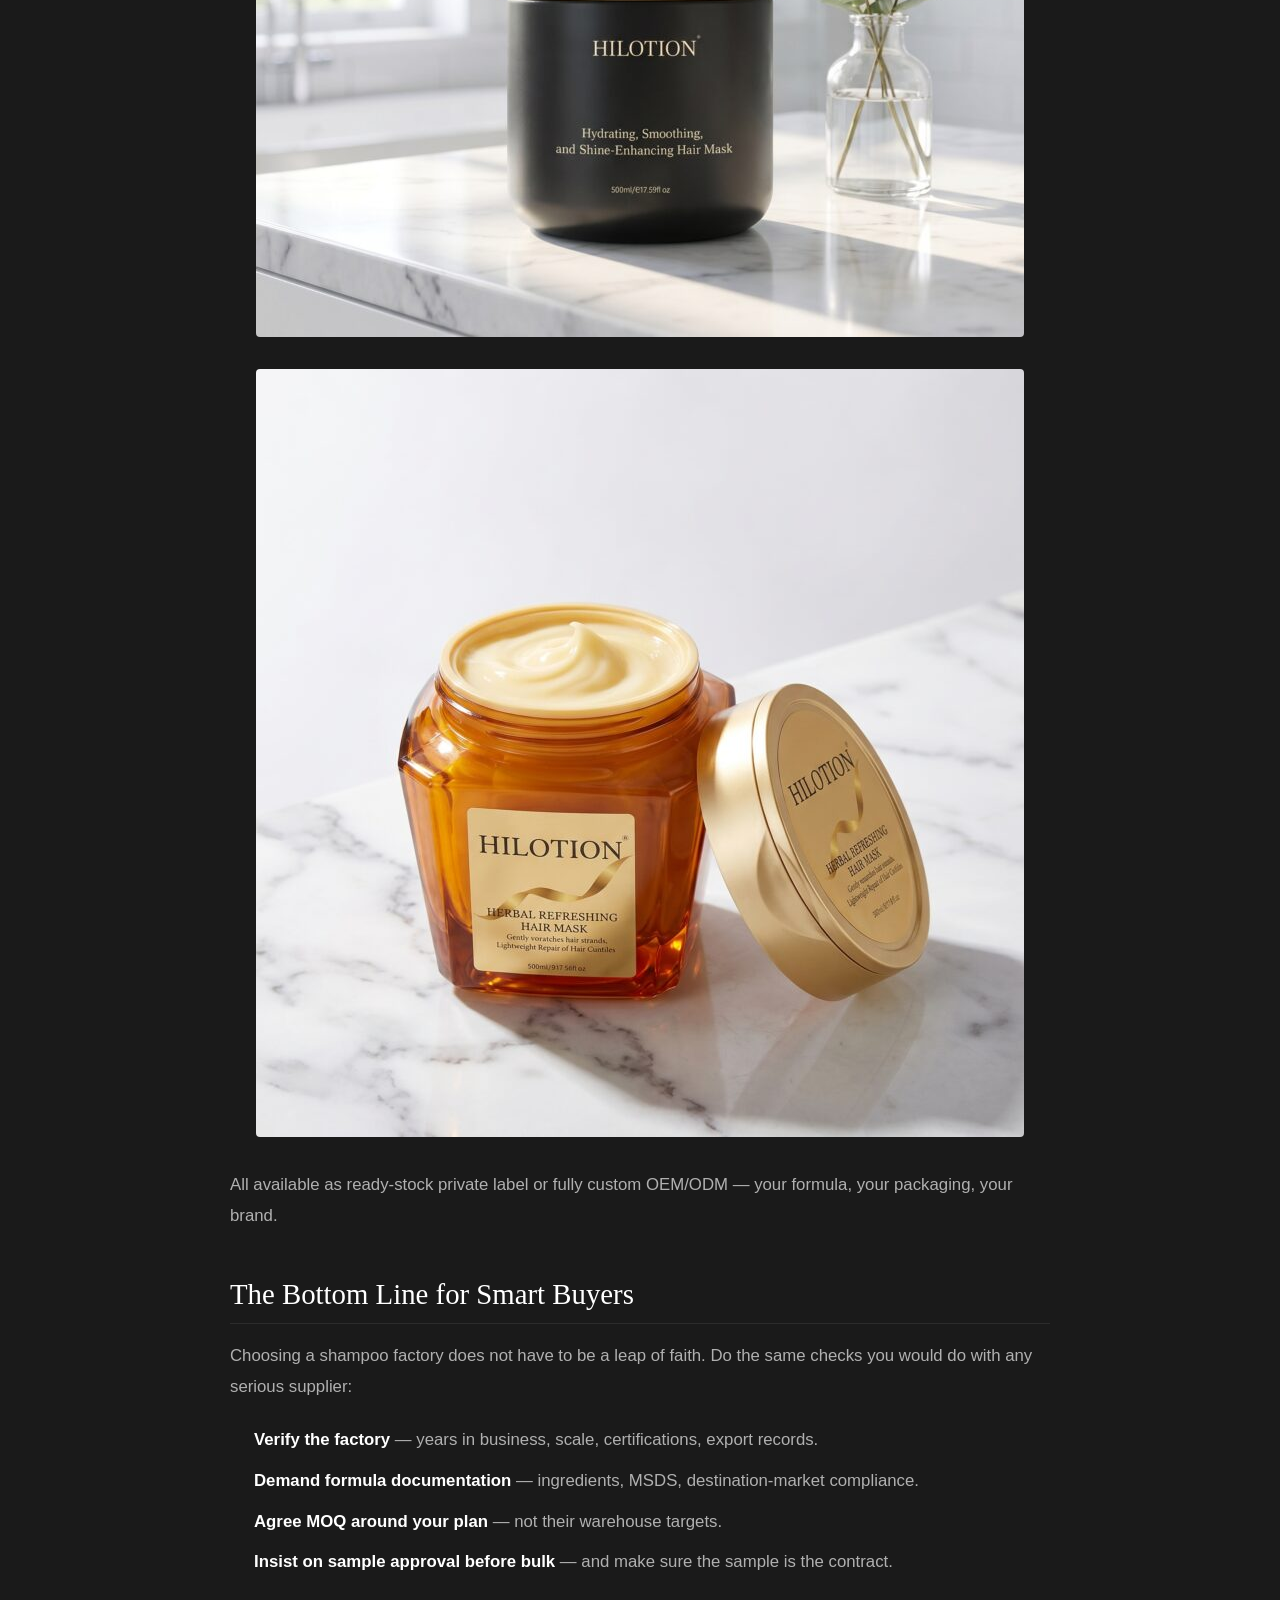
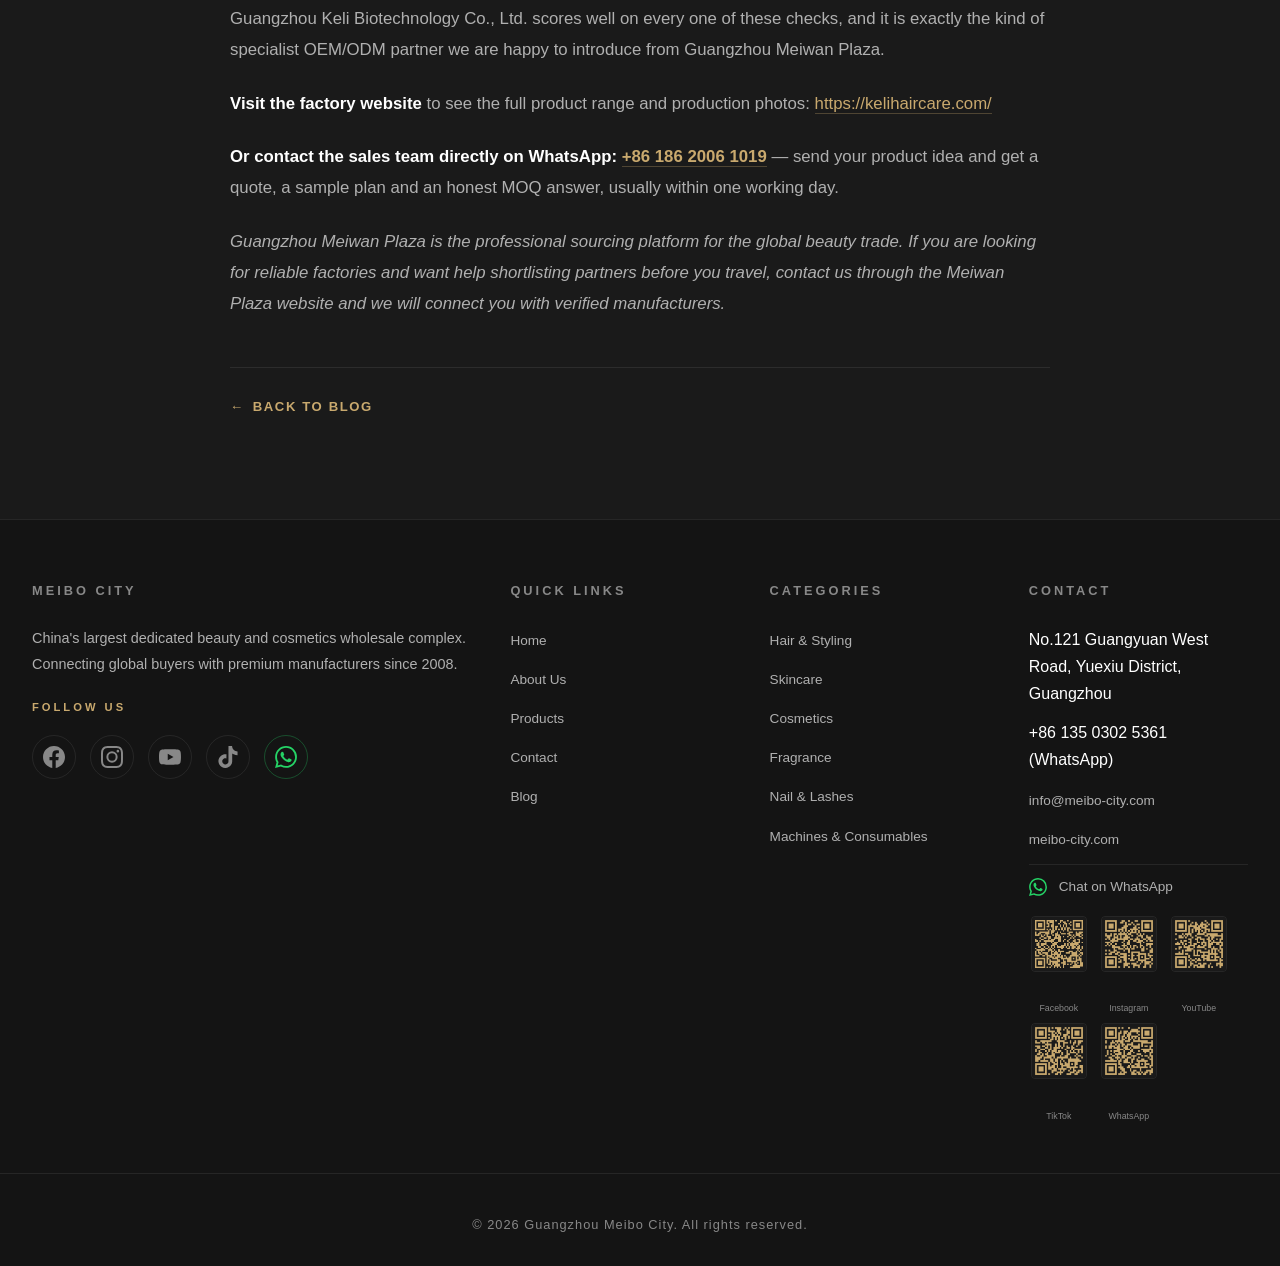
<file: blog/2026-10-18-keli-hair-care-oem-odm-manufacturer.html>
<!DOCTYPE html>
<html lang="en">
<head>
  <meta charset="UTF-8">
  <meta name="viewport" content="width=device-width, initial-scale=1.0">
  <meta name="description" content="Launching your own shampoo brand? These are the questions every smart importer asks before signing with a factory — reliability, formula safety, MOQ, and samples. Here is how a Guangzhou OEM/ODM manufacturer answers them.">
  <meta name="robots" content="index, follow">
  <link rel="canonical" href="https://meibo-city.com/blog/2026-10-18-keli-hair-care-oem-odm-manufacturer.html">

  <meta property="og:title" content="How to Choose a Shampoo OEM/ODM Factory You Can Actually Trust | Guangzhou Meibo City">
  <meta property="og:description" content="Launching your own shampoo brand? These are the questions every smart importer asks before signing with a factory — reliability, formula safety, MOQ, and samples. Here is how a Guangzhou OEM/ODM manufacturer answers them.">
  <meta property="og:url" content="https://meibo-city.com/blog/2026-10-18-keli-hair-care-oem-odm-manufacturer.html">
  <meta property="og:type" content="article">
  <meta property="og:site_name" content="Guangzhou Meibo City">
  <meta property="og:locale" content="en_US">

  <meta name="twitter:card" content="summary_large_image">
  <meta name="twitter:title" content="How to Choose a Shampoo OEM/ODM Factory You Can Actually Trust | Guangzhou Meibo City">
  <meta name="twitter:description" content="Launching your own shampoo brand? These are the questions every smart importer asks before signing with a factory — reliability, formula safety, MOQ, and samples. Here is how a Guangzhou OEM/ODM manufacturer answers them.">

  <script type="application/ld+json">
  {
    "@context": "https://schema.org",
    "@type": "BlogPosting",
    "headline": "How to Choose a Shampoo OEM/ODM Factory You Can Actually Trust",
    "description": "Launching your own shampoo brand? These are the questions every smart importer asks before signing with a factory — reliability, formula safety, MOQ, and samples. Here is how a Guangzhou OEM/ODM manufacturer answers them.",
    "datePublished": "2026-10-18",
    "dateModified": "2026-10-18",
    "author": {"@type": "Organization", "name": "Guangzhou Meiwan Plaza"},
    "publisher": {"@type": "Organization", "name": "Guangzhou Meibo City",
      "logo": {"@type": "ImageObject", "url": "https://meibo-city.com/assets/images/logo.png"}},
    "mainEntityOfPage": {"@type": "WebPage", "@id": "https://meibo-city.com/blog/2026-10-18-keli-hair-care-oem-odm-manufacturer.html"},
    "url": "https://meibo-city.com/blog/2026-10-18-keli-hair-care-oem-odm-manufacturer.html",
    "image": "https://meibo-city.com/assets/uploads/keli-factory-aerial.jpg"
  }
  </script>
  <title>How to Choose a Shampoo OEM/ODM Factory You Can Actually Trust | Guangzhou Meibo City</title>
  <link rel="stylesheet" href="/assets/css/style.css">
  <link rel="icon" type="image/png" href="/assets/images/favicon.png">
</head>
<body>

<header class="site-header">
    <div class="header-inner">
      <a href="/index.html" class="logo"><img src="/assets/images/logo.png" alt="MEIBO CITY Guangzhou" height="42"></a>
      <nav class="main-nav">
        <ul>
          <li><a href="/index.html" data-i18n="nav.home">Home</a></li>
          <li><a href="/about.html" data-i18n="nav.about">About</a></li>
          <li><a href="/products.html" data-i18n="nav.products">Products</a></li>
          <li><a href="/contact.html" data-i18n="nav.contact">Contact</a></li>
          <li><a href="/blog.html" class="active" data-i18n="nav.blog">Blog</a></li>
        </ul>
      </nav>
      <div id="lang-switcher" class="lang-switcher"></div>
      <div class="header-social">
          <a href="https://www.facebook.com/share/1E4ckV6qpv/?mibextid=wwXIfr" class="header-social-icon" target="_blank" rel="noopener noreferrer" aria-label="Facebook"><svg xmlns="http://www.w3.org/2000/svg" width="16" height="16" viewBox="0 0 24 24" fill="currentColor"><path d="M24 12.073c0-6.627-5.373-12-12-12s-12 5.373-12 12c0 5.99 4.388 10.954 10.125 11.854v-8.385H7.078v-3.47h3.047V9.43c0-3.007 1.792-4.669 4.533-4.669 1.312 0 2.686.235 2.686.235v2.953H15.83c-1.491 0-1.956.925-1.956 1.874v2.25h3.328l-.532 3.47h-2.796v8.385C19.612 23.027 24 18.062 24 12.073z"/></svg></a>
          <a href="https://www.instagram.com/meibocity?igsh=azI5anU0ZTc2cTl3&utm_source=qr" class="header-social-icon" target="_blank" rel="noopener noreferrer" aria-label="Instagram"><svg xmlns="http://www.w3.org/2000/svg" width="16" height="16" viewBox="0 0 24 24" fill="currentColor"><path d="M12 2.163c3.204 0 3.584.012 4.85.07 3.252.148 4.771 1.691 4.919 4.919.058 1.265.069 1.645.069 4.849 0 3.205-.012 3.584-.069 4.849-.149 3.225-1.664 4.771-4.919 4.919-1.266.058-1.644.07-4.85.07-3.204 0-3.584-.012-4.849-.07-3.26-.149-4.771-1.699-4.919-4.92-.058-1.265-.07-1.644-.07-4.849 0-3.204.013-3.583.07-4.849.149-3.227 1.664-4.771 4.919-4.919 1.266-.057 1.645-.069 4.849-.069zM12 0C8.741 0 8.333.014 7.053.072 2.695.272.273 2.69.073 7.052.014 8.333 0 8.741 0 12c0 3.259.014 3.668.072 4.948.2 4.358 2.618 6.78 6.98 6.98C8.333 23.986 8.741 24 12 24c3.259 0 3.668-.014 4.948-.072 4.354-.2 6.782-2.618 6.979-6.98.059-1.28.073-1.689.073-4.948 0-3.259-.014-3.667-.072-4.947-.196-4.354-2.617-6.78-6.979-6.98C15.668.014 15.259 0 12 0zm0 5.838a6.162 6.162 0 100 12.324 6.162 6.162 0 000-12.324zM12 16a4 4 0 110-8 4 4 0 010 8zm6.406-11.845a1.44 1.44 0 100 2.881 1.44 1.44 0 000-2.881z"/></svg></a>
          <a href="https://youtube.com/@meibocity?si=f6Dp0Gw7u1G5l-f3" class="header-social-icon" target="_blank" rel="noopener noreferrer" aria-label="Youtube"><svg xmlns="http://www.w3.org/2000/svg" width="16" height="16" viewBox="0 0 24 24" fill="currentColor"><path d="M23.498 6.186a3.016 3.016 0 00-2.122-2.136C19.505 3.545 12 3.545 12 3.545s-7.505 0-9.377.505A3.017 3.017 0 00.502 6.186C0 8.07 0 12 0 12s0 3.93.502 5.814a3.016 3.016 0 002.122 2.136c1.871.505 9.376.505 9.376.505s7.505 0 9.377-.505a3.015 3.015 0 002.122-2.136C24 15.93 24 12 24 12s0-3.93-.502-5.814zM9.545 15.568V8.432L15.818 12l-6.273 3.568z"/></svg></a>
          <a href="https://www.tiktok.com/@meibocity?_r=1&_t=ZS-95cQSNsgq07" class="header-social-icon" target="_blank" rel="noopener noreferrer" aria-label="Tiktok"><svg xmlns="http://www.w3.org/2000/svg" width="16" height="16" viewBox="0 0 24 24" fill="currentColor"><path d="M12.525.02c1.31-.02 2.61-.01 3.91-.02.08 1.53.63 3.09 1.75 4.17 1.12 1.11 2.7 1.62 4.24 1.79v4.03c-1.44-.05-2.89-.35-4.2-.97-.57-.26-1.1-.59-1.62-.93-.01 2.92.01 5.84-.02 8.75-.08 1.4-.54 2.79-1.35 3.94-1.31 1.92-3.58 3.17-5.91 3.21-1.43.08-2.86-.31-4.08-1.03-2.02-1.19-3.44-3.37-3.65-5.71-.02-.5-.03-1-.01-1.49.18-1.9 1.12-3.72 2.58-4.96 1.66-1.44 3.98-2.13 6.15-1.72.02 1.48-.04 2.96-.04 4.44-.99-.32-2.15-.23-3.02.37-.63.41-1.11 1.04-1.36 1.75-.21.51-.15 1.07-.14 1.61.24 1.64 1.82 3.02 3.5 2.87 1.12-.01 2.19-.66 2.77-1.61.19-.33.4-.67.41-1.06.1-1.79.06-3.57.07-5.36.01-4.03-.01-8.05.02-12.07z"/></svg></a>
          <a href="https://wa.me/message/3232HV433SLJE1" class="header-social-icon header-social-wa" target="_blank" rel="noopener noreferrer" aria-label="Whatsapp"><svg xmlns="http://www.w3.org/2000/svg" width="16" height="16" viewBox="0 0 24 24" fill="currentColor"><path d="M17.472 14.382c-.297-.149-1.758-.867-2.03-.967-.273-.099-.471-.148-.67.15-.197.297-.767.966-.94 1.164-.173.199-.347.223-.644.075-.297-.15-1.255-.463-2.39-1.475-.883-.788-1.48-1.761-1.653-2.059-.173-.297-.018-.458.13-.606.134-.133.298-.347.446-.52.149-.174.198-.298.298-.497.099-.198.05-.371-.025-.52-.075-.149-.669-1.612-.916-2.207-.242-.579-.487-.5-.669-.51-.173-.008-.371-.01-.57-.01-.198 0-.52.074-.792.372-.272.297-1.04 1.016-1.04 2.479 0 1.462 1.065 2.875 1.213 3.074.149.198 2.096 3.2 5.077 4.487.709.306 1.262.489 1.694.625.712.227 1.36.195 1.871.118.571-.085 1.758-.719 2.006-1.413.248-.694.248-1.289.173-1.413-.074-.124-.272-.198-.57-.347m-5.421 7.403h-.004a9.87 9.87 0 01-5.031-1.378l-.361-.214-3.741.982.998-3.648-.235-.374a9.86 9.86 0 01-1.51-5.26c.001-5.45 4.436-9.884 9.888-9.884 2.64 0 5.122 1.03 6.988 2.898a9.825 9.825 0 012.893 6.994c-.003 5.45-4.437 9.884-9.885 9.884m8.413-18.297A11.815 11.815 0 0012.05 0C5.495 0 .16 5.335.157 11.892c0 2.096.547 4.142 1.588 5.945L.057 24l6.305-1.654a11.882 11.882 0 005.683 1.448h.005c6.554 0 11.89-5.335 11.893-11.893a11.821 11.821 0 00-3.48-8.413z"/></svg></a>
      </div>
      <div class="menu-toggle">
        <span></span>
        <span></span>
        <span></span>
      </div>
    </div>
  </header>

  <section class="blog-hero">
    <div class="container">
      <p class="blog-hero-meta">By Guangzhou Meiwan Plaza &middot; October 18, 2026</p>
      <h1 class="blog-hero-title">How to Choose a Shampoo OEM/ODM Factory You Can Actually Trust</h1>
    </div>
  </section>

  <section class="section-padding">
    <div class="container">
      <article class="post-content">
        <img class="post-cover" src="/assets/uploads/keli-factory-aerial.jpg" alt="How to Choose a Shampoo OEM/ODM Factory You Can Actually Trust">
<p>You have the brand name. You have the market. Maybe you even have the packaging design ready. The only thing standing between you and your first shelf-ready bottle of shampoo is one decision: <strong>which factory do you trust with your formula, your label and your money?</strong></p>
<p>It is a fair fear. Every buyer in this industry has heard the horror stories — a "factory" that is really a trading desk, a formula that changes between sample and container, an MOQ that quietly doubles after you sign. Importers are right to ask hard questions before committing.</p>
<p>This guide is written from the perspective of Guangzhou Meiwan Plaza, the wholesale hub that sits at the centre of China's beauty manufacturing trade. We visit manufacturers every week, and we know exactly what separates reliable OEM/ODM partners from expensive lessons. Today we introduce one of them: <strong>Guangzhou Keli Biotechnology Co., Ltd.</strong>, a dedicated OEM/ODM shampoo and hair care manufacturer — and we walk through the questions you should ask any factory, and how Keli answers them.</p>
<h2>First: Make Sure the Factory Only Does OEM/ODM</h2>
<p>If you are building your own brand, you do not want a supplier who competes with you on the same shelf. Retail-first factories will happily sell your private-label stock next to their own branded products, often at a price you cannot match.</p>
<p>Keli is an OEM/ODM-only manufacturer. The factory does not run a retail consumer brand that competes with its clients. Its entire business model is built around making <strong>your</strong> formula, <strong>your</strong> packaging and <strong>your</strong> brand — nothing else. From the first sample to full container production, the factory's job is to disappear behind your label.</p>
<h2>Question 1: Is This Factory Actually Reliable?</h2>
<p>The fastest way to check reliability is to look at hard facts, not marketing words. Here is what matters, and what Keli can show:</p>
<ul>
<li><strong>22 years of manufacturing experience</strong> in hair care, with a dedicated R&amp;D team of 20 years and a QC team of 20 years.</li>
<li><strong>A 30,000 m² GMP-certified, dust-free facility</strong> that meets US and EU validation standards, with 16 automated production lines, 300 skilled technicians and up to 80 tons of capacity per 8-hour shift.</li>
<li><strong>Five quality checkpoints before delivery</strong> — not one inspection at the end, but a series of gates through the production process.</li>
<li><strong>Registrations and certifications</strong>, including GMPC, ISO 9001, ISO 22716 and FSC systems, plus EU CPNP registration and REACH compliance for European export.</li>
</ul>
<p>These are not claims you have to take on faith. Keli publishes its certificates openly, and any buyer can request copies before placing an order.</p>
<p><img src="/assets/uploads/keli-cert-gmp.jpg" alt="GMP certificate" width="50%"></p>
<p><img src="/assets/uploads/keli-cert-iso22716.jpg" alt="ISO 22716 certificate" width="50%"></p>
<p><img src="/assets/uploads/keli-cert-fda.jpg" alt="FDA certificate" width="50%"></p>
<p><img src="/assets/uploads/keli-cert-ce.jpg" alt="CE certificate" width="50%"></p>
<p><img src="/assets/uploads/keli-cert-msds.jpg" alt="MSDS documentation" width="50%"></p>
<p><img src="/assets/uploads/keli-cert-saudi.png" alt="Export certificate - Saudi Arabia" width="50%"></p>
<p><strong>The takeaway:</strong> ask for certificates, ask for factory photos, ask for existing export markets. A factory that has shipped to regulated markets — Europe, the Gulf, the Americas — has already been audited by someone with standards stricter than yours.</p>
<h2>Question 2: Is the Formula Safe for My Market?</h2>
<p>Formula safety is the question that keeps importers up at night, because a compliance failure in your market does not just cost money — it can kill the brand. Here is what a trustworthy factory must provide:</p>
<ol>
<li><strong>Full ingredient transparency.</strong> You should receive a complete ingredient list and, on request, an MSDS for the formula. Keli provides MSDS documentation and can prepare COA (Certificate of Analysis) per batch.</li>
<li><strong>Destination-market compliance support.</strong> Keli already works with EU CPNP registration and REACH compliance, and holds export certificates covering markets including Saudi Arabia. If your target market has specific labelling or restricted-ingredient rules, the factory's R&amp;D team adjusts the formula before sampling — not after you have received a customs penalty.</li>
<li><strong>Stable, documented formulations.</strong> The R&amp;D team (20 years of hair care technology experience) keeps master formulas on file. Every batch is produced against the same written specification, and the 5-point QC process verifies consistency before shipment.</li>
</ol>
<p><img alt="Research and development laboratory" src="/assets/uploads/keli-lab-1.jpg" /></p>
<p><img alt="Laboratory testing" src="/assets/uploads/keli-lab-2.jpg" /></p>
<p><img alt="Laboratory equipment" src="/assets/uploads/keli-lab-3.jpg" /></p>
<p><strong>The takeaway:</strong> never accept "don't worry, it's fine" as a compliance answer. Ask for the document. Any serious OEM/ODM partner will send it before you pay a cent.</p>
<h2>Question 3: What Is the Minimum Order Quantity (MOQ)?</h2>
<p>MOQ anxiety is real, especially for first-time importers and e-commerce brands starting small. The answer should never be one rigid number shouted at you over email — it should be a conversation shaped by the product.</p>
<p>Keli's approach to MOQ is flexible and product-based:</p>
<ul>
<li><strong>Ready-stock formulas</strong> (their existing shampoo and hair mask lines, already developed and tested) can be private-labelled with <strong>low MOQs</strong> — ideal for market testing and small first orders.</li>
<li><strong>Custom formulations</strong> — a new recipe developed for your brand, your scent, your active ingredients — naturally require a higher MOQ, because the R&amp;D cost and raw-material minimums are real.</li>
<li><strong>Volume breaks</strong> reward committed buyers: larger container orders bring better unit pricing, and the factory can hold raw materials against your forecast.</li>
</ul>
<p>If your volumes are small today, the honest advice is to start with a ready-stock formula at a modest quantity, prove the product in your market, then scale into a custom formula once you have reorder data. A factory that pushes you straight into a huge minimum before you have sold a single bottle is a factory thinking about its own warehouse, not your success.</p>
<h2>Question 4: Can I Approve Samples Before I Order?</h2>
<p>This should not even be a question — but it is the one most worth confirming in writing. <strong>Yes: samples come first, production only after your approval.</strong></p>
<p>The correct process, and the one Keli follows, looks like this:</p>
<ol>
<li><strong>Brief</strong> — you send your product concept, target price band, packaging idea and destination market.</li>
<li><strong>Sample development</strong> — the R&amp;D team prepares a formula sample (and, if useful, a packaging mock-up).</li>
<li><strong>Your review</strong> — you test texture, scent, lather, packaging and labelling against your expectations.</li>
<li><strong>Formula lock</strong> — after your approval, the master formula is frozen and production runs against that exact specification.</li>
<li><strong>Bulk production with QC gates</strong> — the 5-point inspection checks quantity, colour, scent, packaging integrity and labelling accuracy before shipment.</li>
</ol>
<p><img alt="Shampoo product line" src="/assets/uploads/keli-product-shampoo.jpg" /></p>
<p><img alt="Hair mask product line" src="/assets/uploads/keli-product-mask.png" /></p>
<p>A factory's attitude to sampling tells you everything. If the supplier hesitates, charges a suspiciously high "sample fee", or promises the sample "will be basically the same" — walk away. Serious manufacturers treat the sample as a binding contract with the customer: <strong>what you approve is exactly what you receive.</strong></p>
<h2>What Keli Can Make for Your Brand</h2>
<p>Keli's production range covers the full hair care shelf:</p>
<table>
<thead>
<tr>
<th>Category</th>
<th>Examples</th>
</tr>
</thead>
<tbody>
<tr>
<td>Shampoo</td>
<td>Oil control, anti-dandruff, moisturizing, anti-hair-loss, colour-lock, anti-frizz</td>
</tr>
<tr>
<td>Hair mask / treatment</td>
<td>Deep repair, nourishing, frizz control, keratin, botanical</td>
</tr>
<tr>
<td>Conditioner</td>
<td>Hydrating, detangling, smoothing</td>
</tr>
<tr>
<td>Hair oil / serum</td>
<td>Shine, repair, scalp care</td>
</tr>
<tr>
<td>Body wash</td>
<td>Moisturizing, soothing, refreshing</td>
</tr>
</tbody>
</table>
<p><img alt="Shampoo private label" src="/assets/uploads/keli-product-shampoo-1.jpg" /></p>
<p><img alt="Hair mask private label" src="/assets/uploads/keli-product-hair-mask.jpg" /></p>
<p><img alt="Body wash private label" src="/assets/uploads/keli-product-body-wash.jpg" /></p>
<p>All available as ready-stock private label or fully custom OEM/ODM — your formula, your packaging, your brand.</p>
<h2>The Bottom Line for Smart Buyers</h2>
<p>Choosing a shampoo factory does not have to be a leap of faith. Do the same checks you would do with any serious supplier:</p>
<ul>
<li><strong>Verify the factory</strong> — years in business, scale, certifications, export records.</li>
<li><strong>Demand formula documentation</strong> — ingredients, MSDS, destination-market compliance.</li>
<li><strong>Agree MOQ around your plan</strong> — not their warehouse targets.</li>
<li><strong>Insist on sample approval before bulk</strong> — and make sure the sample is the contract.</li>
</ul>
<p>Guangzhou Keli Biotechnology Co., Ltd. scores well on every one of these checks, and it is exactly the kind of specialist OEM/ODM partner we are happy to introduce from Guangzhou Meiwan Plaza.</p>
<p><strong>Visit the factory website</strong> to see the full product range and production photos: <a href="https://kelihaircare.com/">https://kelihaircare.com/</a></p>
<p><strong>Or contact the sales team directly on WhatsApp: <a href="https://wa.me/8618620061019">+86 186 2006 1019</a></strong> — send your product idea and get a quote, a sample plan and an honest MOQ answer, usually within one working day.</p>
<p><em>Guangzhou Meiwan Plaza is the professional sourcing platform for the global beauty trade. If you are looking for reliable factories and want help shortlisting partners before you travel, contact us through the Meiwan Plaza website and we will connect you with verified manufacturers.</em></p>      </article>
      <p class="post-back"><a href="/blog.html" data-i18n="blog.back">Back to blog</a></p>
    </div>
  </section>


<footer class="site-footer">
    <div class="footer-grid">
      <div class="footer-col">
        <h4 data-i18n="footer.about.title">Meibo City</h4>
        <p data-i18n="footer.about.desc">
          China's largest dedicated beauty and cosmetics wholesale complex.
          Connecting global buyers with premium manufacturers since 2008.
        </p>
        <div class="footer-social">
          <span class="footer-follow-label">Follow Us</span>
          <a href="https://www.facebook.com/share/1E4ckV6qpv/?mibextid=wwXIfr" class="footer-social-icon" target="_blank" rel="noopener noreferrer" aria-label="Facebook"><svg xmlns="http://www.w3.org/2000/svg" width="22" height="22" viewBox="0 0 24 24" fill="currentColor"><path d="M24 12.073c0-6.627-5.373-12-12-12s-12 5.373-12 12c0 5.99 4.388 10.954 10.125 11.854v-8.385H7.078v-3.47h3.047V9.43c0-3.007 1.792-4.669 4.533-4.669 1.312 0 2.686.235 2.686.235v2.953H15.83c-1.491 0-1.956.925-1.956 1.874v2.25h3.328l-.532 3.47h-2.796v8.385C19.612 23.027 24 18.062 24 12.073z"/></svg></a>
          <a href="https://www.instagram.com/meibocity?igsh=azI5anU0ZTc2cTl3&utm_source=qr" class="footer-social-icon" target="_blank" rel="noopener noreferrer" aria-label="Instagram"><svg xmlns="http://www.w3.org/2000/svg" width="22" height="22" viewBox="0 0 24 24" fill="currentColor"><path d="M12 2.163c3.204 0 3.584.012 4.85.07 3.252.148 4.771 1.691 4.919 4.919.058 1.265.069 1.645.069 4.849 0 3.205-.012 3.584-.069 4.849-.149 3.225-1.664 4.771-4.919 4.919-1.266.058-1.644.07-4.85.07-3.204 0-3.584-.012-4.849-.07-3.26-.149-4.771-1.699-4.919-4.92-.058-1.265-.07-1.644-.07-4.849 0-3.204.013-3.583.07-4.849.149-3.227 1.664-4.771 4.919-4.919 1.266-.057 1.645-.069 4.849-.069zM12 0C8.741 0 8.333.014 7.053.072 2.695.272.273 2.69.073 7.052.014 8.333 0 8.741 0 12c0 3.259.014 3.668.072 4.948.2 4.358 2.618 6.78 6.98 6.98C8.333 23.986 8.741 24 12 24c3.259 0 3.668-.014 4.948-.072 4.354-.2 6.782-2.618 6.979-6.98.059-1.28.073-1.689.073-4.948 0-3.259-.014-3.667-.072-4.947-.196-4.354-2.617-6.78-6.979-6.98C15.668.014 15.259 0 12 0zm0 5.838a6.162 6.162 0 100 12.324 6.162 6.162 0 000-12.324zM12 16a4 4 0 110-8 4 4 0 010 8zm6.406-11.845a1.44 1.44 0 100 2.881 1.44 1.44 0 000-2.881z"/></svg></a>
          <a href="https://youtube.com/@meibocity?si=f6Dp0Gw7u1G5l-f3" class="footer-social-icon" target="_blank" rel="noopener noreferrer" aria-label="Youtube"><svg xmlns="http://www.w3.org/2000/svg" width="22" height="22" viewBox="0 0 24 24" fill="currentColor"><path d="M23.498 6.186a3.016 3.016 0 00-2.122-2.136C19.505 3.545 12 3.545 12 3.545s-7.505 0-9.377.505A3.017 3.017 0 00.502 6.186C0 8.07 0 12 0 12s0 3.93.502 5.814a3.016 3.016 0 002.122 2.136c1.871.505 9.376.505 9.376.505s7.505 0 9.377-.505a3.015 3.015 0 002.122-2.136C24 15.93 24 12 24 12s0-3.93-.502-5.814zM9.545 15.568V8.432L15.818 12l-6.273 3.568z"/></svg></a>
          <a href="https://www.tiktok.com/@meibocity?_r=1&_t=ZS-95cQSNsgq07" class="footer-social-icon" target="_blank" rel="noopener noreferrer" aria-label="Tiktok"><svg xmlns="http://www.w3.org/2000/svg" width="22" height="22" viewBox="0 0 24 24" fill="currentColor"><path d="M12.525.02c1.31-.02 2.61-.01 3.91-.02.08 1.53.63 3.09 1.75 4.17 1.12 1.11 2.7 1.62 4.24 1.79v4.03c-1.44-.05-2.89-.35-4.2-.97-.57-.26-1.1-.59-1.62-.93-.01 2.92.01 5.84-.02 8.75-.08 1.4-.54 2.79-1.35 3.94-1.31 1.92-3.58 3.17-5.91 3.21-1.43.08-2.86-.31-4.08-1.03-2.02-1.19-3.44-3.37-3.65-5.71-.02-.5-.03-1-.01-1.49.18-1.9 1.12-3.72 2.58-4.96 1.66-1.44 3.98-2.13 6.15-1.72.02 1.48-.04 2.96-.04 4.44-.99-.32-2.15-.23-3.02.37-.63.41-1.11 1.04-1.36 1.75-.21.51-.15 1.07-.14 1.61.24 1.64 1.82 3.02 3.5 2.87 1.12-.01 2.19-.66 2.77-1.61.19-.33.4-.67.41-1.06.1-1.79.06-3.57.07-5.36.01-4.03-.01-8.05.02-12.07z"/></svg></a>
          <a href="https://wa.me/message/3232HV433SLJE1" class="footer-social-icon footer-social-wa" target="_blank" rel="noopener noreferrer" aria-label="Whatsapp"><svg xmlns="http://www.w3.org/2000/svg" width="22" height="22" viewBox="0 0 24 24" fill="currentColor"><path d="M17.472 14.382c-.297-.149-1.758-.867-2.03-.967-.273-.099-.471-.148-.67.15-.197.297-.767.966-.94 1.164-.173.199-.347.223-.644.075-.297-.15-1.255-.463-2.39-1.475-.883-.788-1.48-1.761-1.653-2.059-.173-.297-.018-.458.13-.606.134-.133.298-.347.446-.52.149-.174.198-.298.298-.497.099-.198.05-.371-.025-.52-.075-.149-.669-1.612-.916-2.207-.242-.579-.487-.5-.669-.51-.173-.008-.371-.01-.57-.01-.198 0-.52.074-.792.372-.272.297-1.04 1.016-1.04 2.479 0 1.462 1.065 2.875 1.213 3.074.149.198 2.096 3.2 5.077 4.487.709.306 1.262.489 1.694.625.712.227 1.36.195 1.871.118.571-.085 1.758-.719 2.006-1.413.248-.694.248-1.289.173-1.413-.074-.124-.272-.198-.57-.347m-5.421 7.403h-.004a9.87 9.87 0 01-5.031-1.378l-.361-.214-3.741.982.998-3.648-.235-.374a9.86 9.86 0 01-1.51-5.26c.001-5.45 4.436-9.884 9.888-9.884 2.64 0 5.122 1.03 6.988 2.898a9.825 9.825 0 012.893 6.994c-.003 5.45-4.437 9.884-9.885 9.884m8.413-18.297A11.815 11.815 0 0012.05 0C5.495 0 .16 5.335.157 11.892c0 2.096.547 4.142 1.588 5.945L.057 24l6.305-1.654a11.882 11.882 0 005.683 1.448h.005c6.554 0 11.89-5.335 11.893-11.893a11.821 11.821 0 00-3.48-8.413z"/></svg></a>
        </div>
      </div>
      <div class="footer-col">
        <h4 data-i18n="footer.quick.title">Quick Links</h4>
        <ul>
          <li><a href="/index.html" data-i18n="footer.quick.home">Home</a></li>
          <li><a href="/about.html" data-i18n="footer.quick.about">About Us</a></li>
          <li><a href="/products.html" data-i18n="footer.quick.products">Products</a></li>
          <li><a href="/contact.html" data-i18n="footer.quick.contact">Contact</a></li>
          <li><a href="/blog.html" data-i18n="footer.quick.blog">Blog</a></li>
        </ul>
      </div>
      <div class="footer-col">
        <h4 data-i18n="footer.cat.title">Categories</h4>
        <ul>
          <li><a href="/products.html" data-i18n="footer.cat.hair">Hair &amp; Styling</a></li>
          <li><a href="/products.html" data-i18n="footer.cat.skincare">Skincare</a></li>
          <li><a href="/products.html" data-i18n="footer.cat.cosmetics">Cosmetics</a></li>
          <li><a href="/products.html" data-i18n="footer.cat.fragrance">Fragrance</a></li>
          <li><a href="/products.html" data-i18n="footer.cat.nail">Nail &amp; Lashes</a></li>
          <li><a href="/products.html" data-i18n="footer.cat.machines">Machines &amp; Consumables</a></li>
        </ul>
      </div>
      <div class="footer-col">
        <h4 data-i18n="footer.contact.title">Contact</h4>
        <ul>
          <li data-i18n="footer.contact.address">No.121 Guangyuan West Road, Yuexiu District, Guangzhou</li>
          <li><span data-i18n="footer.contact.phone">+86 135 0302 5361 (WhatsApp)</span></li>
          <li><a href="mailto:info@meibo-city.com" data-i18n="footer.contact.email">info@meibo-city.com</a></li>
          <li><a href="https://meibo-city.com">meibo-city.com</a></li>
          <li class="footer-wa-contact">
            <a href="https://wa.me/message/3232HV433SLJE1" target="_blank" rel="noopener noreferrer">
              <svg xmlns="http://www.w3.org/2000/svg" width="18" height="18" viewBox="0 0 24 24" fill="#25D366" style="vertical-align:middle;margin-right:6px;"><path d="M17.472 14.382c-.297-.149-1.758-.867-2.03-.967-.273-.099-.471-.148-.67.15-.197.297-.767.966-.94 1.164-.173.199-.347.223-.644.075-.297-.15-1.255-.463-2.39-1.475-.883-.788-1.48-1.761-1.653-2.059-.173-.297-.018-.458.13-.606.134-.133.298-.347.446-.52.149-.174.198-.298.298-.497.099-.198.05-.371-.025-.52-.075-.149-.669-1.612-.916-2.207-.242-.579-.487-.5-.669-.51-.173-.008-.371-.01-.57-.01-.198 0-.52.074-.792.372-.272.297-1.04 1.016-1.04 2.479 0 1.462 1.065 2.875 1.213 3.074.149.198 2.096 3.2 5.077 4.487.709.306 1.262.489 1.694.625.712.227 1.36.195 1.871.118.571-.085 1.758-.719 2.006-1.413.248-.694.248-1.289.173-1.413-.074-.124-.272-.198-.57-.347m-5.421 7.403h-.004a9.87 9.87 0 01-5.031-1.378l-.361-.214-3.741.982.998-3.648-.235-.374a9.86 9.86 0 01-1.51-5.26c.001-5.45 4.436-9.884 9.888-9.884 2.64 0 5.122 1.03 6.988 2.898a9.825 9.825 0 012.893 6.994c-.003 5.45-4.437 9.884-9.885 9.884m8.413-18.297A11.815 11.815 0 0012.05 0C5.495 0 .16 5.335.157 11.892c0 2.096.547 4.142 1.588 5.945L.057 24l6.305-1.654a11.882 11.882 0 005.683 1.448h.005c6.554 0 11.89-5.335 11.893-11.893a11.821 11.821 0 00-3.48-8.413z"/></svg>
              Chat on WhatsApp
            </a>
          </li>
          <li style="margin-top:12px;">
            <div class="footer-qr-grid">
              <div class="footer-qr-item"><img src="/assets/images/qr-facebook.png" alt="Facebook QR"><br><small>Facebook</small></div>
              <div class="footer-qr-item"><img src="/assets/images/qr-instagram.png" alt="Instagram QR"><br><small>Instagram</small></div>
              <div class="footer-qr-item"><img src="/assets/images/qr-youtube.png" alt="YouTube QR"><br><small>YouTube</small></div>
              <div class="footer-qr-item"><img src="/assets/images/qr-tiktok.png" alt="TikTok QR"><br><small>TikTok</small></div>
              <div class="footer-qr-item"><img src="/assets/images/qr-whatsapp.png" alt="WhatsApp QR"><br><small>WhatsApp</small></div>
            </div>
          </li>
        </ul>
      </div>
    </div>
    <div class="footer-bottom">
      <p data-i18n="footer.copyright">&copy; 2026 Guangzhou Meibo City. All rights reserved.</p>
    </div>
  </footer>

  <script src="/assets/js/i18n.js"></script>
  <script src="/assets/js/main.js"></script>
</body>
</html>
</file>
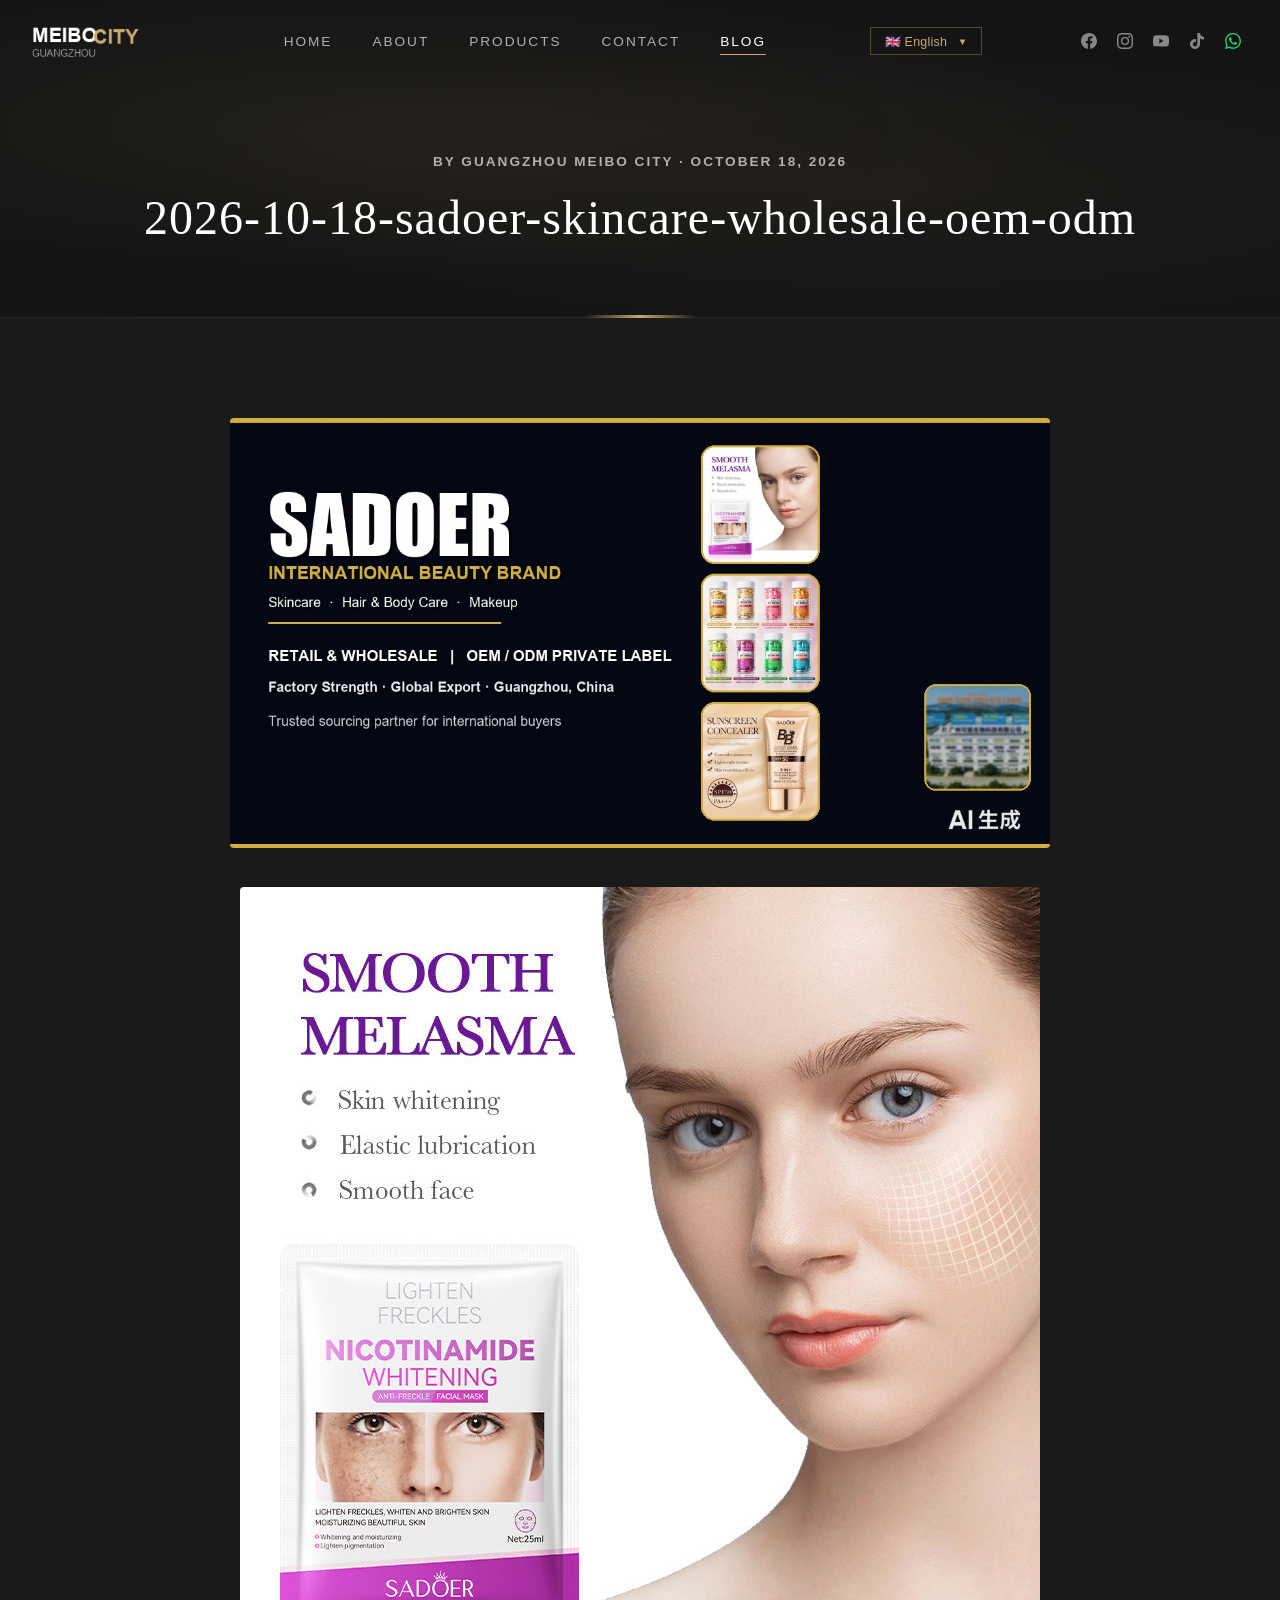
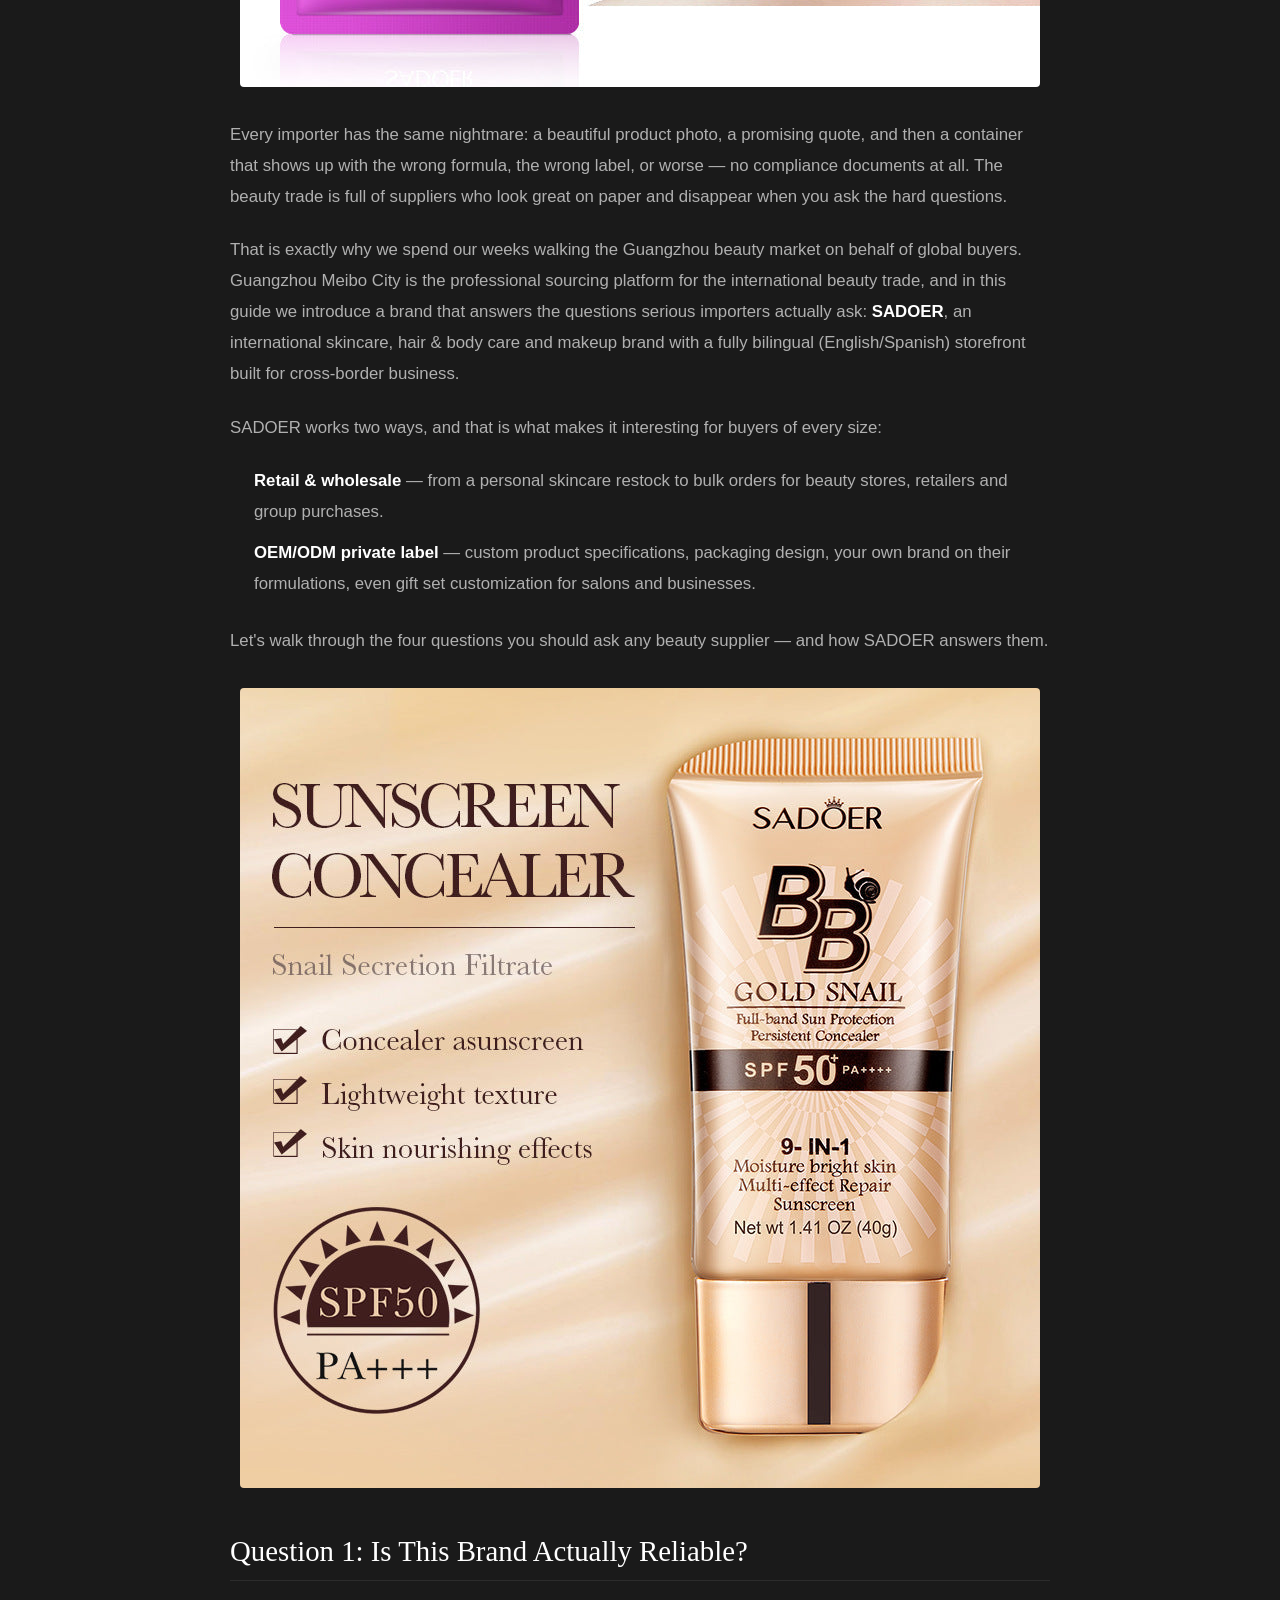
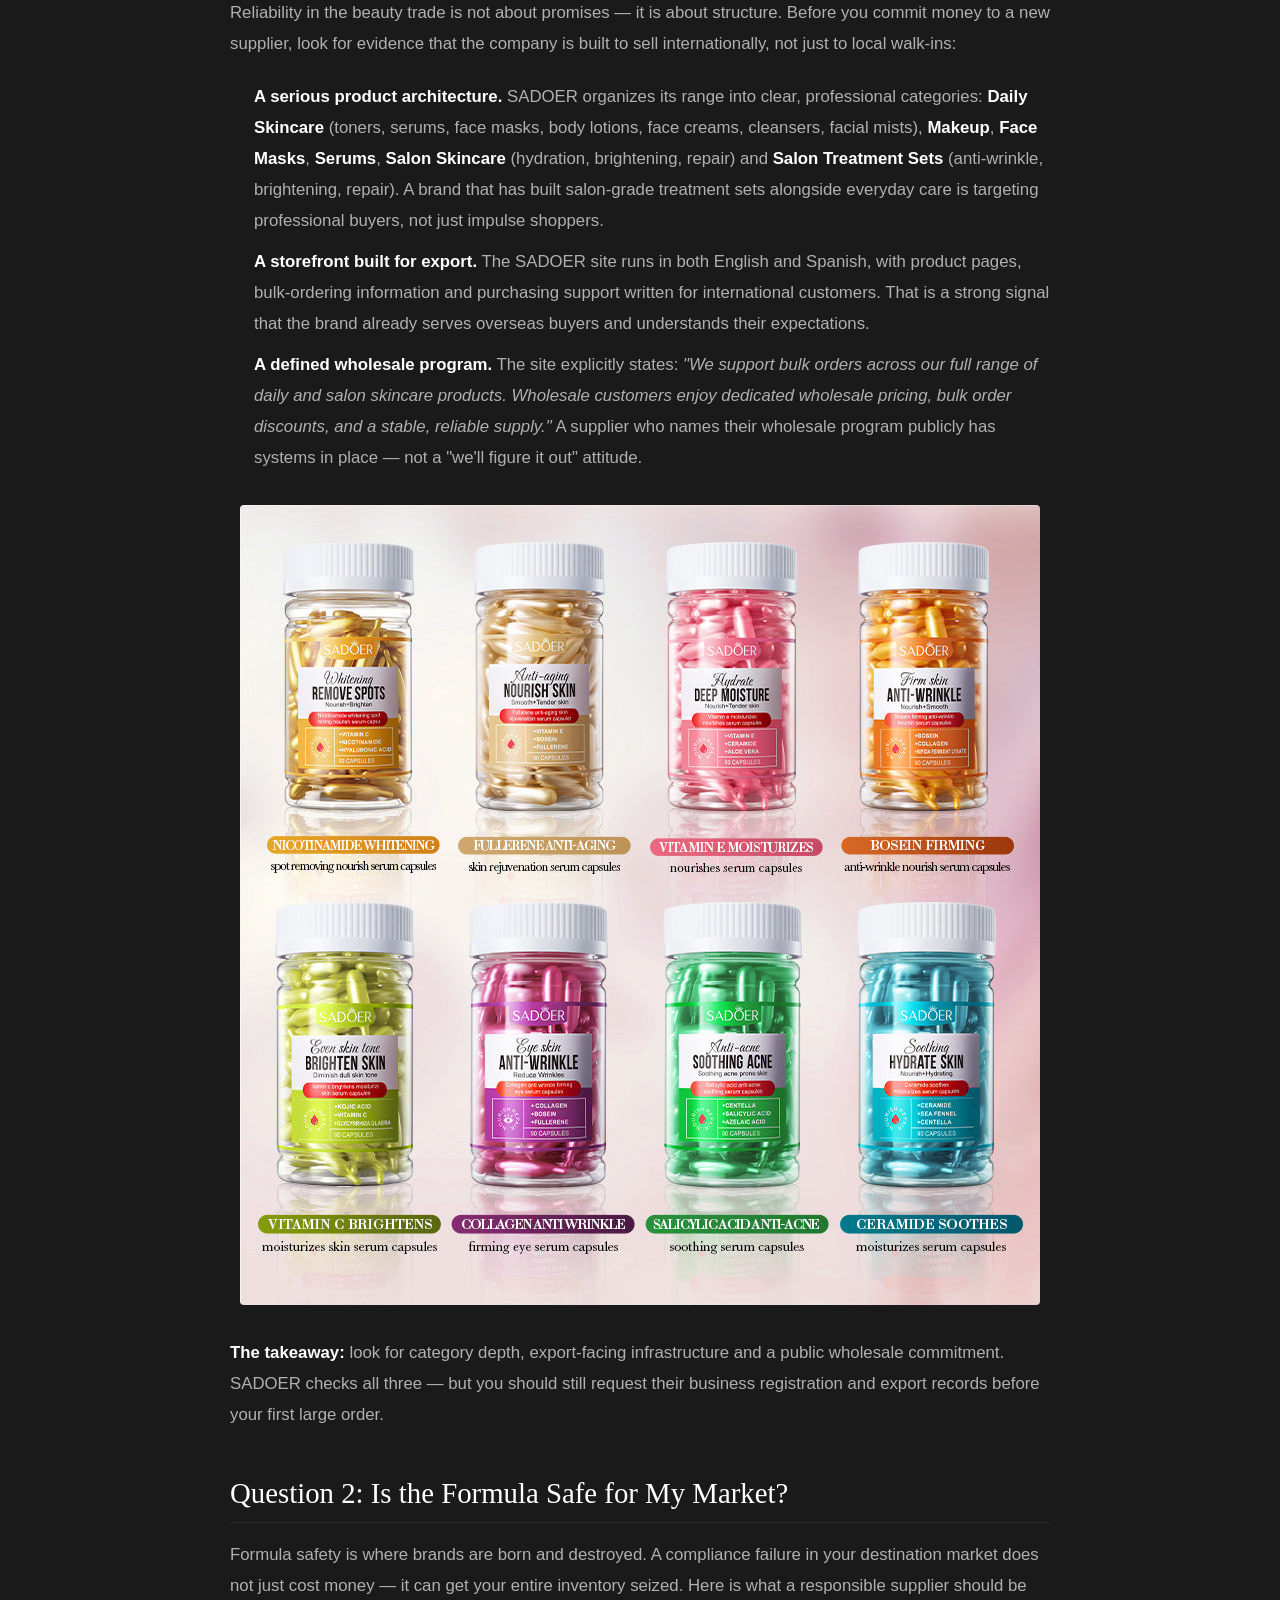
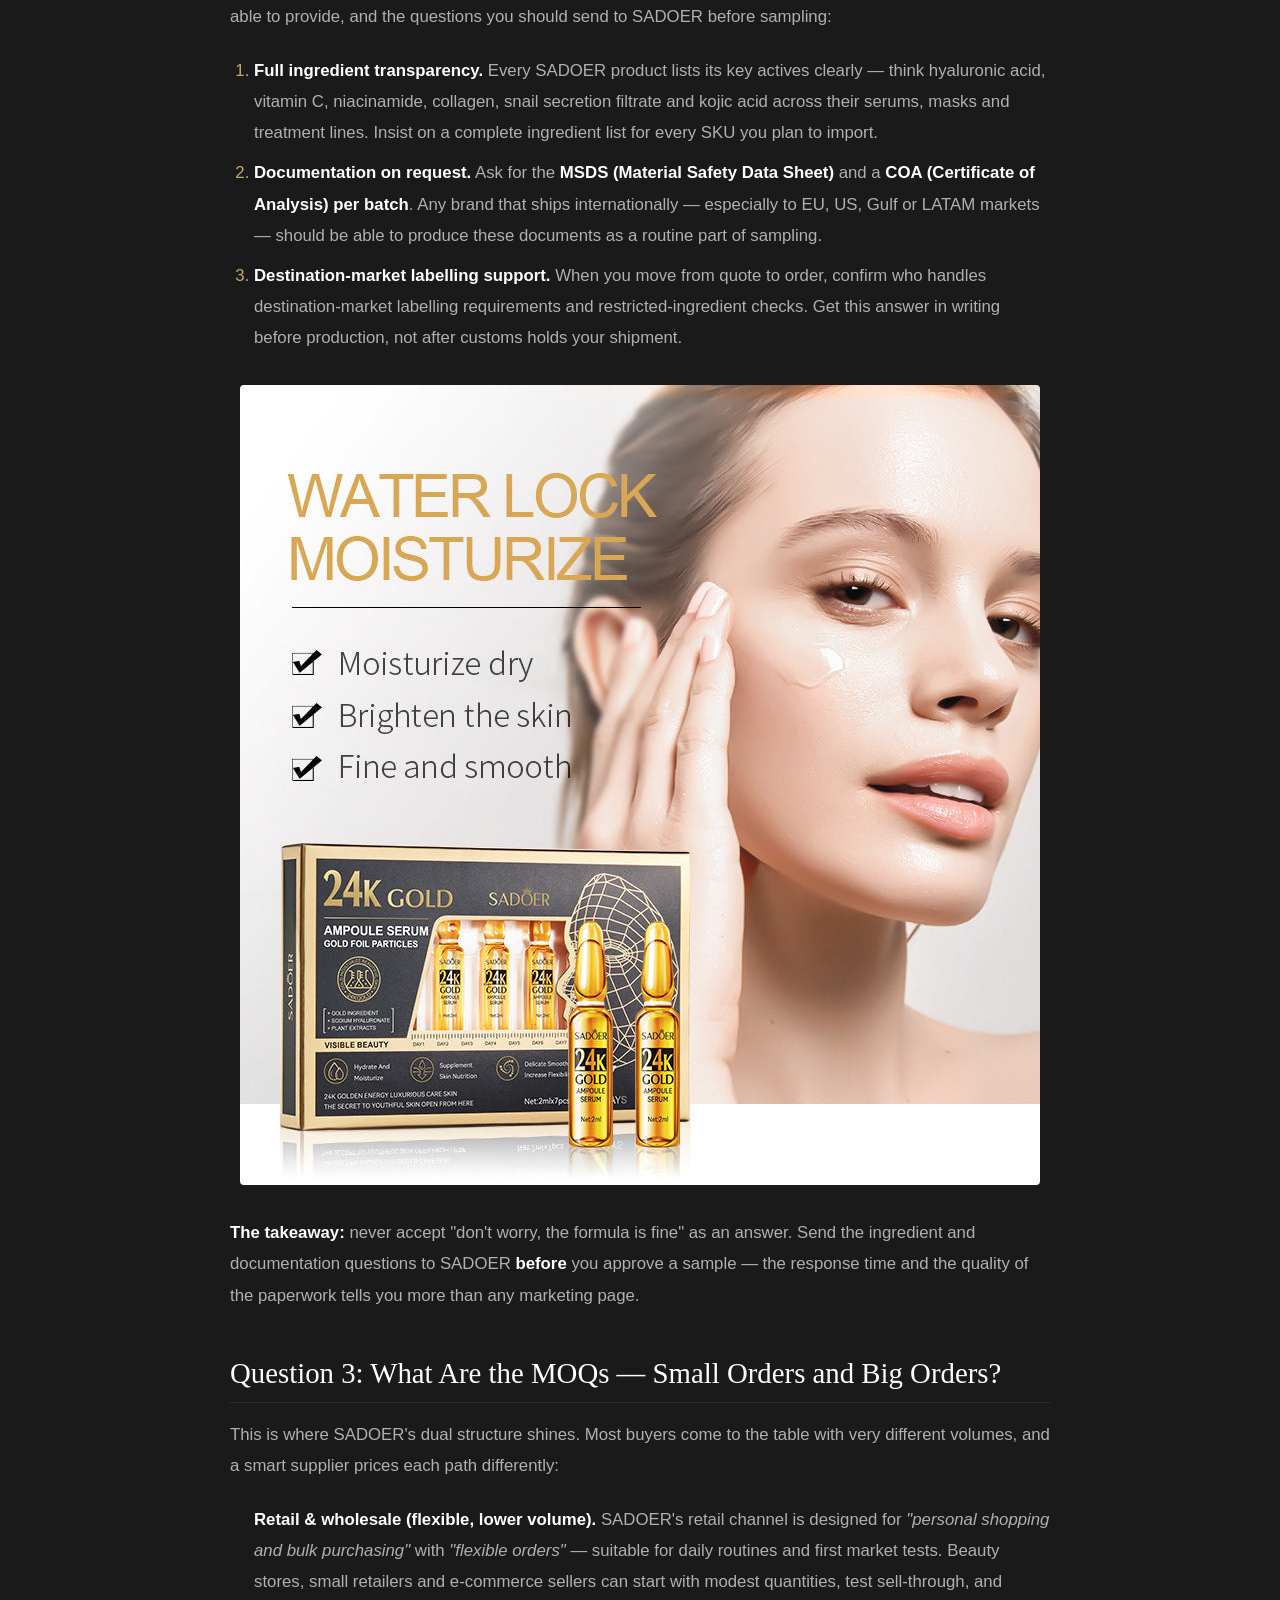
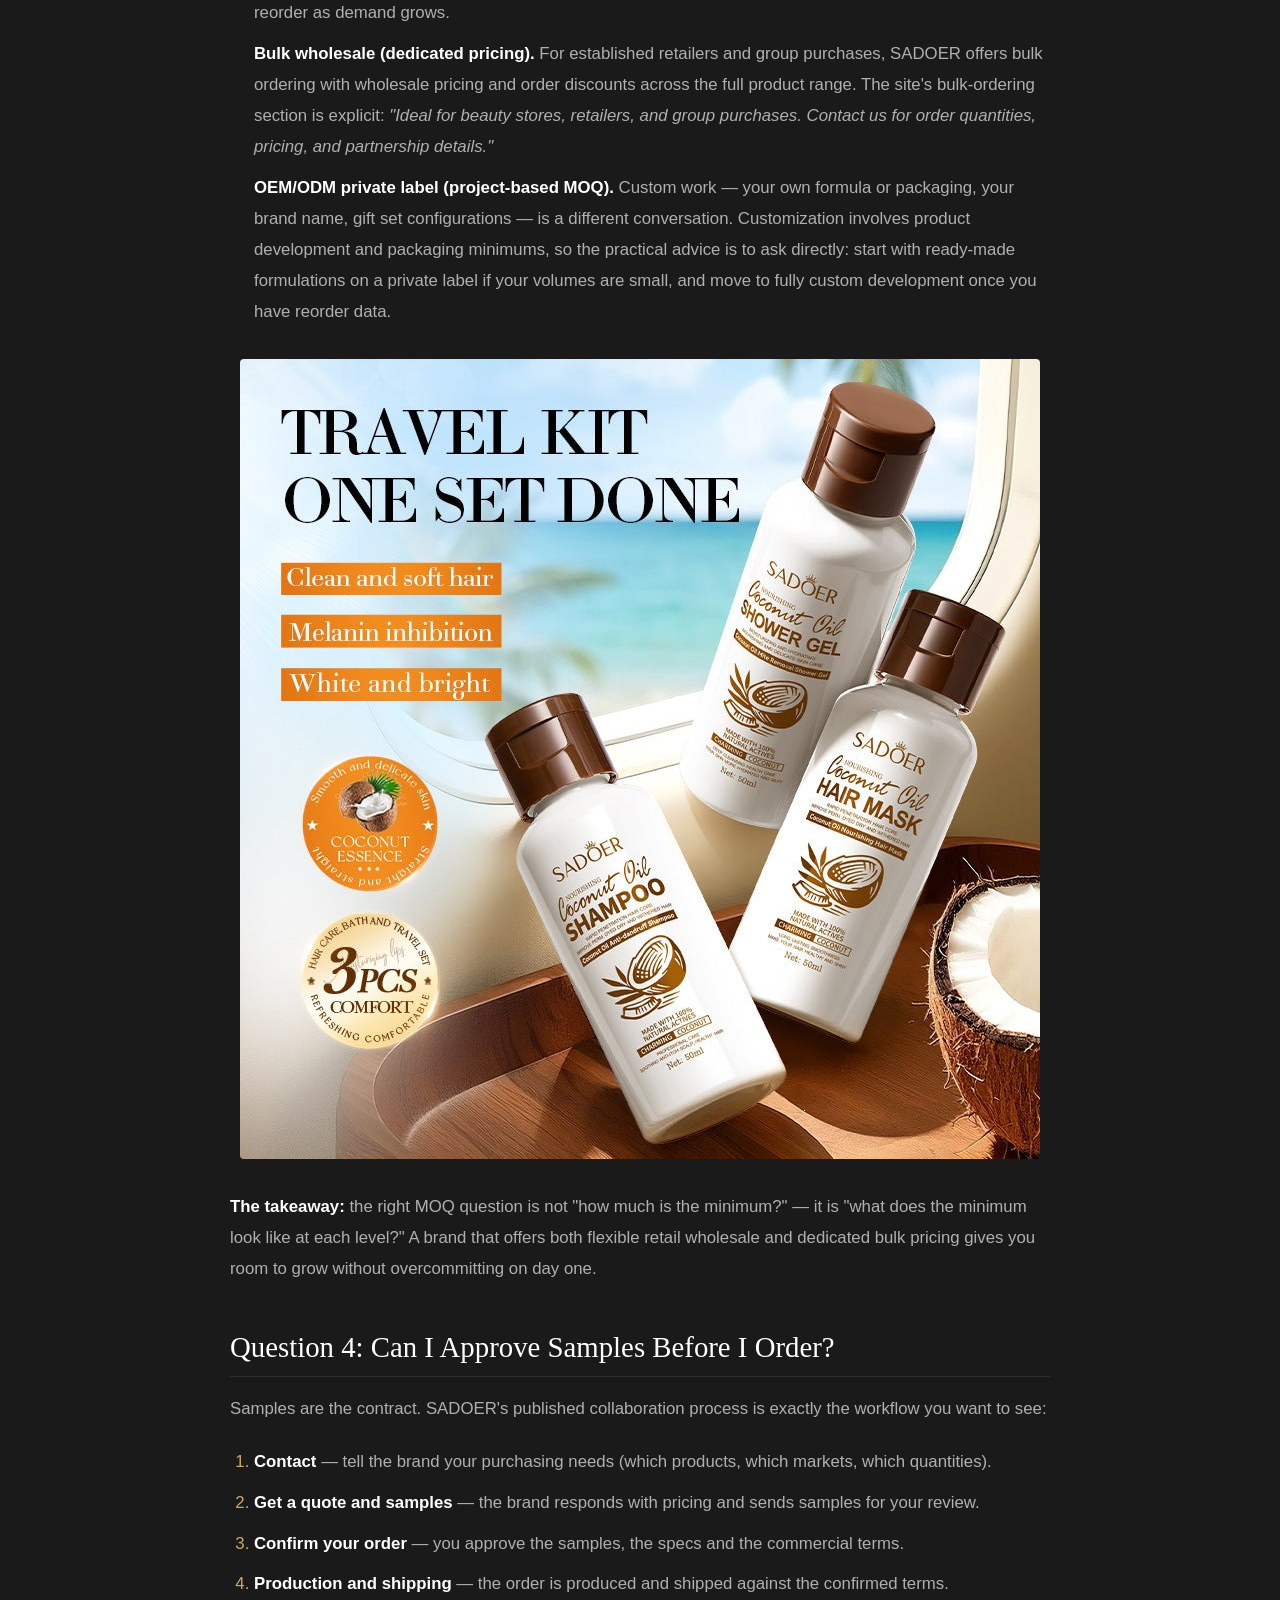
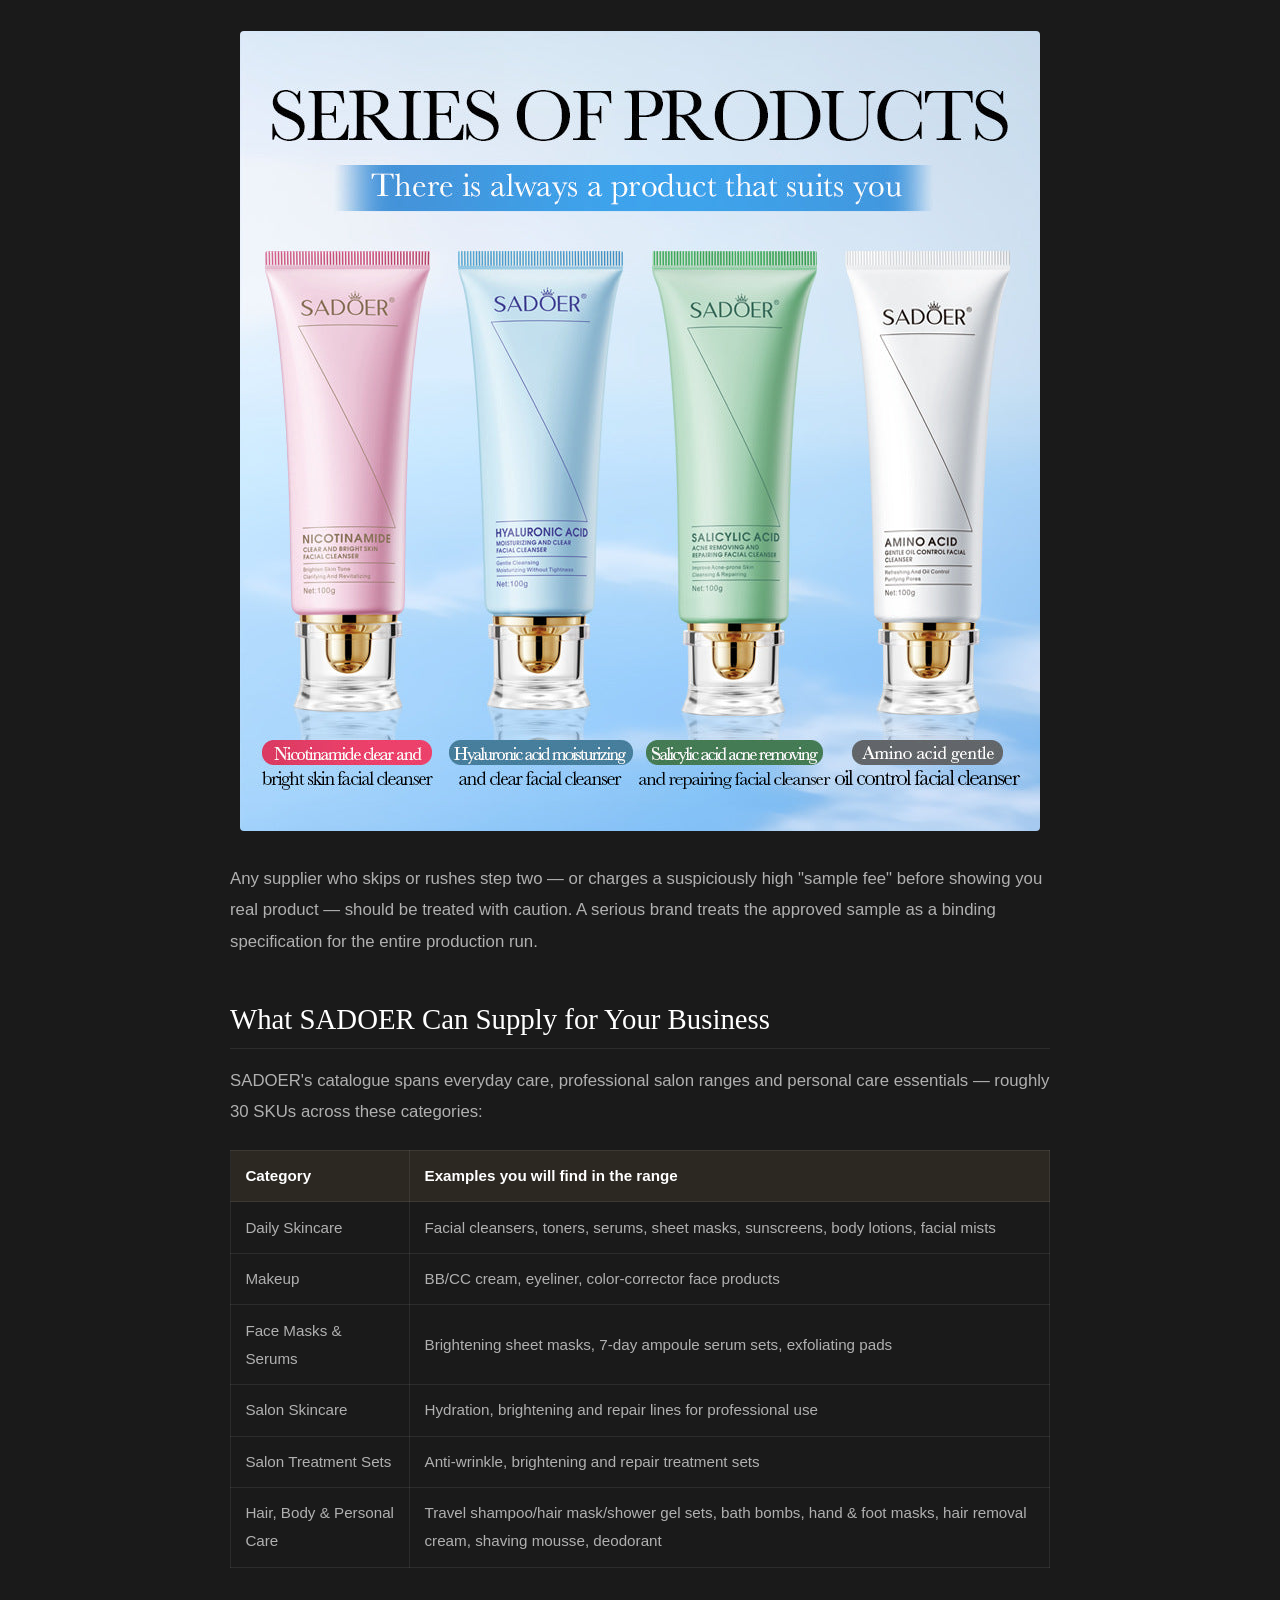
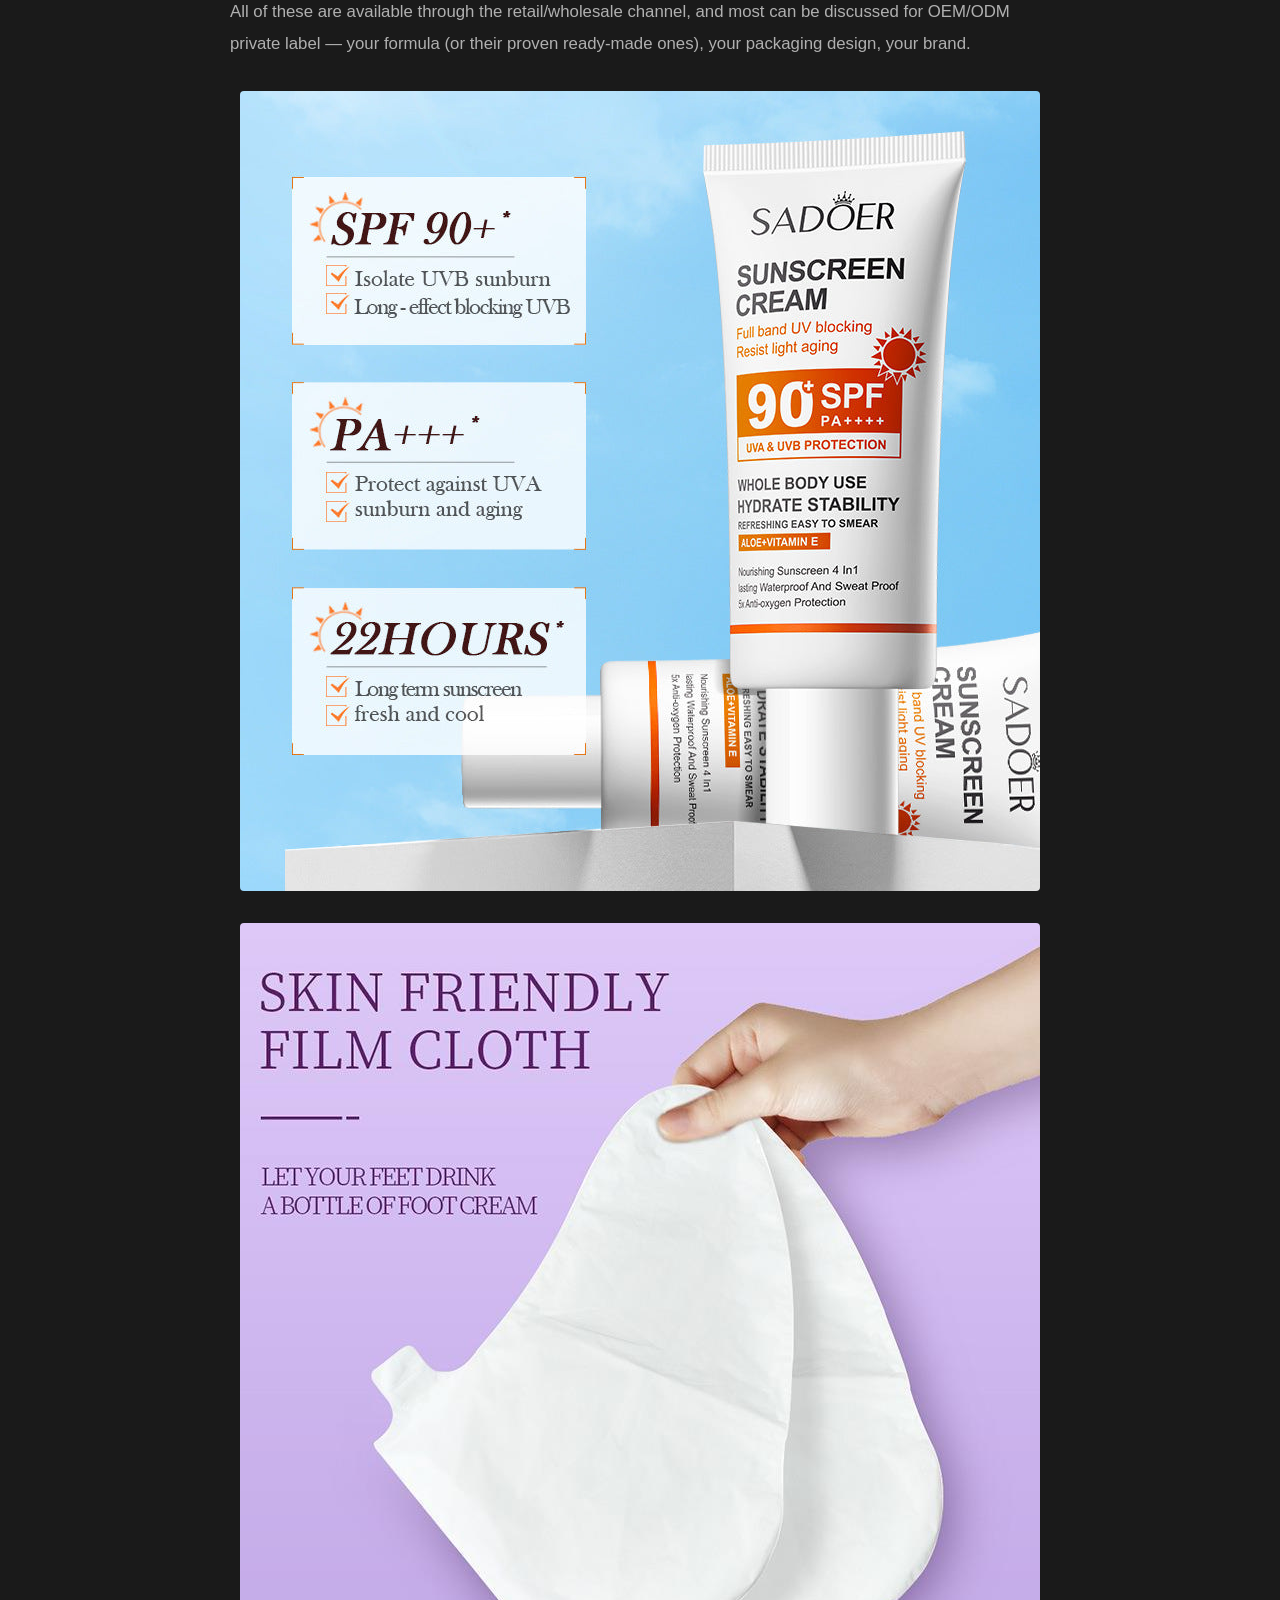
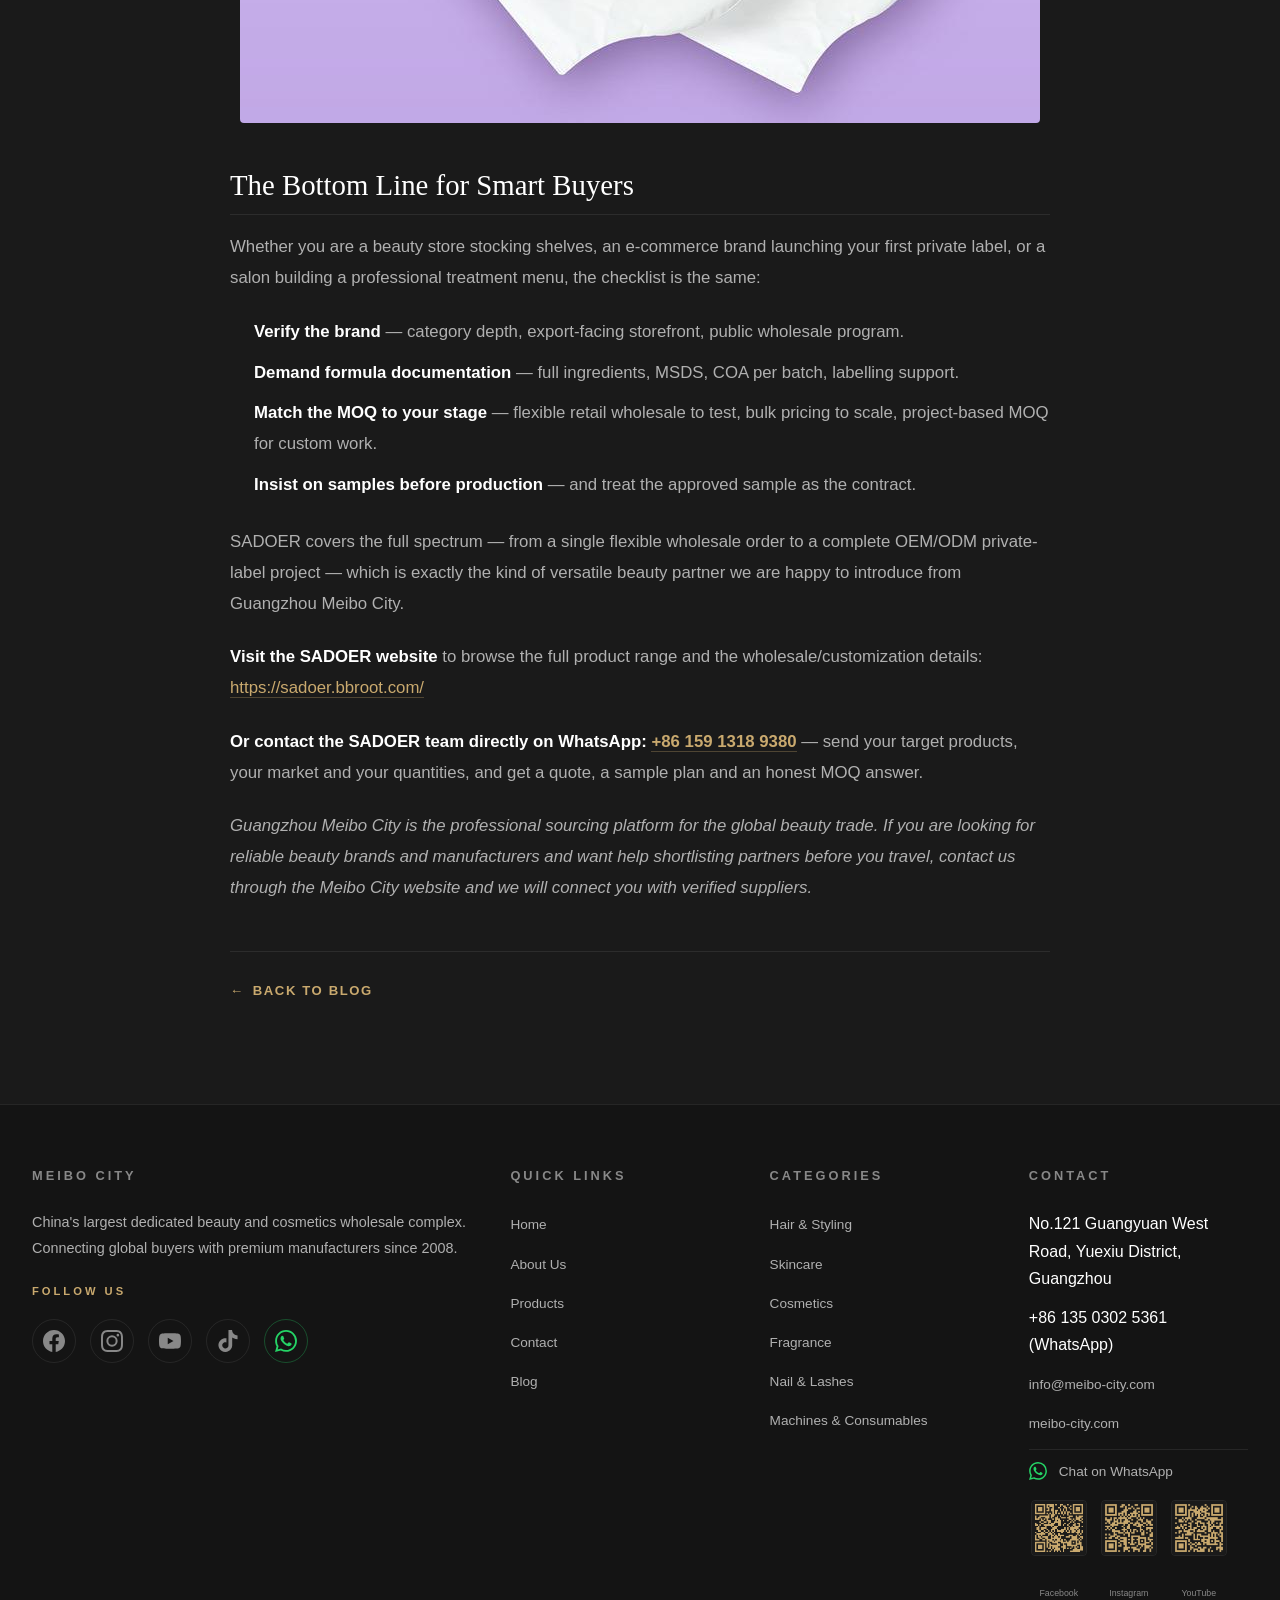
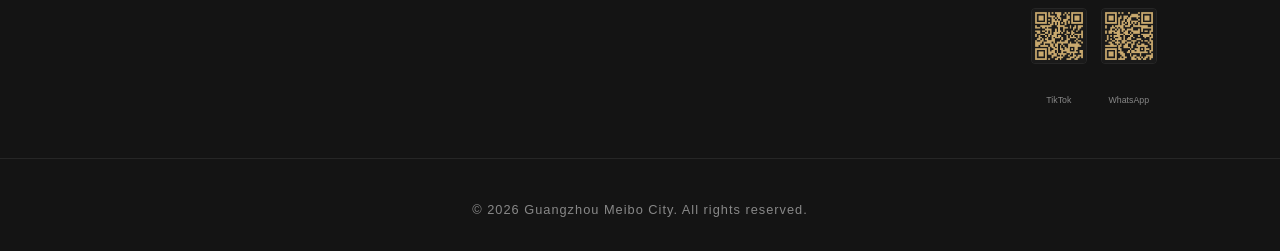
<file: blog/2026-10-18-sadoer-skincare-wholesale-oem-odm.html>
<!DOCTYPE html>
<html lang="en">
<head>
  <meta charset="UTF-8">
  <meta name="viewport" content="width=device-width, initial-scale=1.0">
  <meta name="description" content="Every importer has the same nightmare: a beautiful product photo, a promising quote, and then a container that shows up with the wrong formula, the wrong...">
  <meta name="robots" content="index, follow">
  <link rel="canonical" href="https://meibo-city.com/blog/2026-10-18-sadoer-skincare-wholesale-oem-odm.html">

  <meta property="og:title" content="2026-10-18-sadoer-skincare-wholesale-oem-odm | Guangzhou Meibo City">
  <meta property="og:description" content="Every importer has the same nightmare: a beautiful product photo, a promising quote, and then a container that shows up with the wrong formula, the wrong...">
  <meta property="og:url" content="https://meibo-city.com/blog/2026-10-18-sadoer-skincare-wholesale-oem-odm.html">
  <meta property="og:type" content="article">
  <meta property="og:site_name" content="Guangzhou Meibo City">
  <meta property="og:locale" content="en_US">

  <meta name="twitter:card" content="summary_large_image">
  <meta name="twitter:title" content="2026-10-18-sadoer-skincare-wholesale-oem-odm | Guangzhou Meibo City">
  <meta name="twitter:description" content="Every importer has the same nightmare: a beautiful product photo, a promising quote, and then a container that shows up with the wrong formula, the wrong...">

  <script type="application/ld+json">
  {
    "@context": "https://schema.org",
    "@type": "BlogPosting",
    "headline": "2026-10-18-sadoer-skincare-wholesale-oem-odm",
    "description": "Every importer has the same nightmare: a beautiful product photo, a promising quote, and then a container that shows up with the wrong formula, the wrong...",
    "datePublished": "2026-10-18",
    "dateModified": "2026-10-18",
    "author": {"@type": "Organization", "name": "Guangzhou Meibo City"},
    "publisher": {"@type": "Organization", "name": "Guangzhou Meibo City",
      "logo": {"@type": "ImageObject", "url": "https://meibo-city.com/assets/images/logo.png"}},
    "mainEntityOfPage": {"@type": "WebPage", "@id": "https://meibo-city.com/blog/2026-10-18-sadoer-skincare-wholesale-oem-odm.html"},
    "url": "https://meibo-city.com/blog/2026-10-18-sadoer-skincare-wholesale-oem-odm.html",
    "image": "https://meibo-city.com/assets/uploads/sadoer-cover-main.jpg"
  }
  </script>
  <title>2026-10-18-sadoer-skincare-wholesale-oem-odm | Guangzhou Meibo City</title>
  <link rel="stylesheet" href="/assets/css/style.css">
  <link rel="icon" type="image/png" href="/assets/images/favicon.png">
</head>
<body>

<header class="site-header">
    <div class="header-inner">
      <a href="/index.html" class="logo"><img src="/assets/images/logo.png" alt="MEIBO CITY Guangzhou" height="42"></a>
      <nav class="main-nav">
        <ul>
          <li><a href="/index.html" data-i18n="nav.home">Home</a></li>
          <li><a href="/about.html" data-i18n="nav.about">About</a></li>
          <li><a href="/products.html" data-i18n="nav.products">Products</a></li>
          <li><a href="/contact.html" data-i18n="nav.contact">Contact</a></li>
          <li><a href="/blog.html" class="active" data-i18n="nav.blog">Blog</a></li>
        </ul>
      </nav>
      <div id="lang-switcher" class="lang-switcher"></div>
      <div class="header-social">
          <a href="https://www.facebook.com/share/1E4ckV6qpv/?mibextid=wwXIfr" class="header-social-icon" target="_blank" rel="noopener noreferrer" aria-label="Facebook"><svg xmlns="http://www.w3.org/2000/svg" width="16" height="16" viewBox="0 0 24 24" fill="currentColor"><path d="M24 12.073c0-6.627-5.373-12-12-12s-12 5.373-12 12c0 5.99 4.388 10.954 10.125 11.854v-8.385H7.078v-3.47h3.047V9.43c0-3.007 1.792-4.669 4.533-4.669 1.312 0 2.686.235 2.686.235v2.953H15.83c-1.491 0-1.956.925-1.956 1.874v2.25h3.328l-.532 3.47h-2.796v8.385C19.612 23.027 24 18.062 24 12.073z"/></svg></a>
          <a href="https://www.instagram.com/meibocity?igsh=azI5anU0ZTc2cTl3&utm_source=qr" class="header-social-icon" target="_blank" rel="noopener noreferrer" aria-label="Instagram"><svg xmlns="http://www.w3.org/2000/svg" width="16" height="16" viewBox="0 0 24 24" fill="currentColor"><path d="M12 2.163c3.204 0 3.584.012 4.85.07 3.252.148 4.771 1.691 4.919 4.919.058 1.265.069 1.645.069 4.849 0 3.205-.012 3.584-.069 4.849-.149 3.225-1.664 4.771-4.919 4.919-1.266.058-1.644.07-4.85.07-3.204 0-3.584-.012-4.849-.07-3.26-.149-4.771-1.699-4.919-4.92-.058-1.265-.07-1.644-.07-4.849 0-3.204.013-3.583.07-4.849.149-3.227 1.664-4.771 4.919-4.919 1.266-.057 1.645-.069 4.849-.069zM12 0C8.741 0 8.333.014 7.053.072 2.695.272.273 2.69.073 7.052.014 8.333 0 8.741 0 12c0 3.259.014 3.668.072 4.948.2 4.358 2.618 6.78 6.98 6.98C8.333 23.986 8.741 24 12 24c3.259 0 3.668-.014 4.948-.072 4.354-.2 6.782-2.618 6.979-6.98.059-1.28.073-1.689.073-4.948 0-3.259-.014-3.667-.072-4.947-.196-4.354-2.617-6.78-6.979-6.98C15.668.014 15.259 0 12 0zm0 5.838a6.162 6.162 0 100 12.324 6.162 6.162 0 000-12.324zM12 16a4 4 0 110-8 4 4 0 010 8zm6.406-11.845a1.44 1.44 0 100 2.881 1.44 1.44 0 000-2.881z"/></svg></a>
          <a href="https://youtube.com/@meibocity?si=f6Dp0Gw7u1G5l-f3" class="header-social-icon" target="_blank" rel="noopener noreferrer" aria-label="Youtube"><svg xmlns="http://www.w3.org/2000/svg" width="16" height="16" viewBox="0 0 24 24" fill="currentColor"><path d="M23.498 6.186a3.016 3.016 0 00-2.122-2.136C19.505 3.545 12 3.545 12 3.545s-7.505 0-9.377.505A3.017 3.017 0 00.502 6.186C0 8.07 0 12 0 12s0 3.93.502 5.814a3.016 3.016 0 002.122 2.136c1.871.505 9.376.505 9.376.505s7.505 0 9.377-.505a3.015 3.015 0 002.122-2.136C24 15.93 24 12 24 12s0-3.93-.502-5.814zM9.545 15.568V8.432L15.818 12l-6.273 3.568z"/></svg></a>
          <a href="https://www.tiktok.com/@meibocity?_r=1&_t=ZS-95cQSNsgq07" class="header-social-icon" target="_blank" rel="noopener noreferrer" aria-label="Tiktok"><svg xmlns="http://www.w3.org/2000/svg" width="16" height="16" viewBox="0 0 24 24" fill="currentColor"><path d="M12.525.02c1.31-.02 2.61-.01 3.91-.02.08 1.53.63 3.09 1.75 4.17 1.12 1.11 2.7 1.62 4.24 1.79v4.03c-1.44-.05-2.89-.35-4.2-.97-.57-.26-1.1-.59-1.62-.93-.01 2.92.01 5.84-.02 8.75-.08 1.4-.54 2.79-1.35 3.94-1.31 1.92-3.58 3.17-5.91 3.21-1.43.08-2.86-.31-4.08-1.03-2.02-1.19-3.44-3.37-3.65-5.71-.02-.5-.03-1-.01-1.49.18-1.9 1.12-3.72 2.58-4.96 1.66-1.44 3.98-2.13 6.15-1.72.02 1.48-.04 2.96-.04 4.44-.99-.32-2.15-.23-3.02.37-.63.41-1.11 1.04-1.36 1.75-.21.51-.15 1.07-.14 1.61.24 1.64 1.82 3.02 3.5 2.87 1.12-.01 2.19-.66 2.77-1.61.19-.33.4-.67.41-1.06.1-1.79.06-3.57.07-5.36.01-4.03-.01-8.05.02-12.07z"/></svg></a>
          <a href="https://wa.me/message/3232HV433SLJE1" class="header-social-icon header-social-wa" target="_blank" rel="noopener noreferrer" aria-label="Whatsapp"><svg xmlns="http://www.w3.org/2000/svg" width="16" height="16" viewBox="0 0 24 24" fill="currentColor"><path d="M17.472 14.382c-.297-.149-1.758-.867-2.03-.967-.273-.099-.471-.148-.67.15-.197.297-.767.966-.94 1.164-.173.199-.347.223-.644.075-.297-.15-1.255-.463-2.39-1.475-.883-.788-1.48-1.761-1.653-2.059-.173-.297-.018-.458.13-.606.134-.133.298-.347.446-.52.149-.174.198-.298.298-.497.099-.198.05-.371-.025-.52-.075-.149-.669-1.612-.916-2.207-.242-.579-.487-.5-.669-.51-.173-.008-.371-.01-.57-.01-.198 0-.52.074-.792.372-.272.297-1.04 1.016-1.04 2.479 0 1.462 1.065 2.875 1.213 3.074.149.198 2.096 3.2 5.077 4.487.709.306 1.262.489 1.694.625.712.227 1.36.195 1.871.118.571-.085 1.758-.719 2.006-1.413.248-.694.248-1.289.173-1.413-.074-.124-.272-.198-.57-.347m-5.421 7.403h-.004a9.87 9.87 0 01-5.031-1.378l-.361-.214-3.741.982.998-3.648-.235-.374a9.86 9.86 0 01-1.51-5.26c.001-5.45 4.436-9.884 9.888-9.884 2.64 0 5.122 1.03 6.988 2.898a9.825 9.825 0 012.893 6.994c-.003 5.45-4.437 9.884-9.885 9.884m8.413-18.297A11.815 11.815 0 0012.05 0C5.495 0 .16 5.335.157 11.892c0 2.096.547 4.142 1.588 5.945L.057 24l6.305-1.654a11.882 11.882 0 005.683 1.448h.005c6.554 0 11.89-5.335 11.893-11.893a11.821 11.821 0 00-3.48-8.413z"/></svg></a>
      </div>
      <div class="menu-toggle">
        <span></span>
        <span></span>
        <span></span>
      </div>
    </div>
  </header>

  <section class="blog-hero">
    <div class="container">
      <p class="blog-hero-meta">By Guangzhou Meibo City &middot; October 18, 2026</p>
      <h1 class="blog-hero-title">2026-10-18-sadoer-skincare-wholesale-oem-odm</h1>
    </div>
  </section>

  <section class="section-padding">
    <div class="container">
      <article class="post-content">
        <img class="post-cover" src="/assets/uploads/sadoer-cover-main.jpg" alt="2026-10-18-sadoer-skincare-wholesale-oem-odm">
<p><img alt="SADOER daily skincare range" src="/assets/uploads/sadoer-category-daily.jpg" /></p>
<p>Every importer has the same nightmare: a beautiful product photo, a promising quote, and then a container that shows up with the wrong formula, the wrong label, or worse — no compliance documents at all. The beauty trade is full of suppliers who look great on paper and disappear when you ask the hard questions.</p>
<p>That is exactly why we spend our weeks walking the Guangzhou beauty market on behalf of global buyers. Guangzhou Meibo City is the professional sourcing platform for the international beauty trade, and in this guide we introduce a brand that answers the questions serious importers actually ask: <strong>SADOER</strong>, an international skincare, hair &amp; body care and makeup brand with a fully bilingual (English/Spanish) storefront built for cross-border business.</p>
<p>SADOER works two ways, and that is what makes it interesting for buyers of every size:</p>
<ul>
<li><strong>Retail &amp; wholesale</strong> — from a personal skincare restock to bulk orders for beauty stores, retailers and group purchases.</li>
<li><strong>OEM/ODM private label</strong> — custom product specifications, packaging design, your own brand on their formulations, even gift set customization for salons and businesses.</li>
</ul>
<p>Let's walk through the four questions you should ask any beauty supplier — and how SADOER answers them.</p>
<p><img alt="SADOER makeup category" src="/assets/uploads/sadoer-category-makeup.jpg" /></p>
<h2>Question 1: Is This Brand Actually Reliable?</h2>
<p>Reliability in the beauty trade is not about promises — it is about structure. Before you commit money to a new supplier, look for evidence that the company is built to sell internationally, not just to local walk-ins:</p>
<ul>
<li><strong>A serious product architecture.</strong> SADOER organizes its range into clear, professional categories: <strong>Daily Skincare</strong> (toners, serums, face masks, body lotions, face creams, cleansers, facial mists), <strong>Makeup</strong>, <strong>Face Masks</strong>, <strong>Serums</strong>, <strong>Salon Skincare</strong> (hydration, brightening, repair) and <strong>Salon Treatment Sets</strong> (anti-wrinkle, brightening, repair). A brand that has built salon-grade treatment sets alongside everyday care is targeting professional buyers, not just impulse shoppers.</li>
<li><strong>A storefront built for export.</strong> The SADOER site runs in both English and Spanish, with product pages, bulk-ordering information and purchasing support written for international customers. That is a strong signal that the brand already serves overseas buyers and understands their expectations.</li>
<li><strong>A defined wholesale program.</strong> The site explicitly states: <em>"We support bulk orders across our full range of daily and salon skincare products. Wholesale customers enjoy dedicated wholesale pricing, bulk order discounts, and a stable, reliable supply."</em> A supplier who names their wholesale program publicly has systems in place — not a "we'll figure it out" attitude.</li>
</ul>
<p><img alt="SADOER serums category" src="/assets/uploads/sadoer-category-serums.jpg" /></p>
<p><strong>The takeaway:</strong> look for category depth, export-facing infrastructure and a public wholesale commitment. SADOER checks all three — but you should still request their business registration and export records before your first large order.</p>
<h2>Question 2: Is the Formula Safe for My Market?</h2>
<p>Formula safety is where brands are born and destroyed. A compliance failure in your destination market does not just cost money — it can get your entire inventory seized. Here is what a responsible supplier should be able to provide, and the questions you should send to SADOER before sampling:</p>
<ol>
<li><strong>Full ingredient transparency.</strong> Every SADOER product lists its key actives clearly — think hyaluronic acid, vitamin C, niacinamide, collagen, snail secretion filtrate and kojic acid across their serums, masks and treatment lines. Insist on a complete ingredient list for every SKU you plan to import.</li>
<li><strong>Documentation on request.</strong> Ask for the <strong>MSDS (Material Safety Data Sheet)</strong> and a <strong>COA (Certificate of Analysis) per batch</strong>. Any brand that ships internationally — especially to EU, US, Gulf or LATAM markets — should be able to produce these documents as a routine part of sampling.</li>
<li><strong>Destination-market labelling support.</strong> When you move from quote to order, confirm who handles destination-market labelling requirements and restricted-ingredient checks. Get this answer in writing before production, not after customs holds your shipment.</li>
</ol>
<p><img alt="SADOER salon skincare" src="/assets/uploads/sadoer-category-salon.jpg" /></p>
<p><strong>The takeaway:</strong> never accept "don't worry, the formula is fine" as an answer. Send the ingredient and documentation questions to SADOER <strong>before</strong> you approve a sample — the response time and the quality of the paperwork tells you more than any marketing page.</p>
<h2>Question 3: What Are the MOQs — Small Orders and Big Orders?</h2>
<p>This is where SADOER's dual structure shines. Most buyers come to the table with very different volumes, and a smart supplier prices each path differently:</p>
<ul>
<li><strong>Retail &amp; wholesale (flexible, lower volume).</strong> SADOER's retail channel is designed for <em>"personal shopping and bulk purchasing"</em> with <em>"flexible orders"</em> — suitable for daily routines and first market tests. Beauty stores, small retailers and e-commerce sellers can start with modest quantities, test sell-through, and reorder as demand grows.</li>
<li><strong>Bulk wholesale (dedicated pricing).</strong> For established retailers and group purchases, SADOER offers bulk ordering with wholesale pricing and order discounts across the full product range. The site's bulk-ordering section is explicit: <em>"Ideal for beauty stores, retailers, and group purchases. Contact us for order quantities, pricing, and partnership details."</em></li>
<li><strong>OEM/ODM private label (project-based MOQ).</strong> Custom work — your own formula or packaging, your brand name, gift set configurations — is a different conversation. Customization involves product development and packaging minimums, so the practical advice is to ask directly: start with ready-made formulations on a private label if your volumes are small, and move to fully custom development once you have reorder data.</li>
</ul>
<p><img alt="Travel hair and body care set" src="/assets/uploads/sadoer-product-travel-hair-body.jpg" /></p>
<p><strong>The takeaway:</strong> the right MOQ question is not "how much is the minimum?" — it is "what does the minimum look like at each level?" A brand that offers both flexible retail wholesale and dedicated bulk pricing gives you room to grow without overcommitting on day one.</p>
<h2>Question 4: Can I Approve Samples Before I Order?</h2>
<p>Samples are the contract. SADOER's published collaboration process is exactly the workflow you want to see:</p>
<ol>
<li><strong>Contact</strong> — tell the brand your purchasing needs (which products, which markets, which quantities).</li>
<li><strong>Get a quote and samples</strong> — the brand responds with pricing and sends samples for your review.</li>
<li><strong>Confirm your order</strong> — you approve the samples, the specs and the commercial terms.</li>
<li><strong>Production and shipping</strong> — the order is produced and shipped against the confirmed terms.</li>
</ol>
<p><img alt="SADOER cleanser collection" src="/assets/uploads/sadoer-product-cleanser.jpg" /></p>
<p>Any supplier who skips or rushes step two — or charges a suspiciously high "sample fee" before showing you real product — should be treated with caution. A serious brand treats the approved sample as a binding specification for the entire production run.</p>
<h2>What SADOER Can Supply for Your Business</h2>
<p>SADOER's catalogue spans everyday care, professional salon ranges and personal care essentials — roughly 30 SKUs across these categories:</p>
<table>
<thead>
<tr>
<th>Category</th>
<th>Examples you will find in the range</th>
</tr>
</thead>
<tbody>
<tr>
<td>Daily Skincare</td>
<td>Facial cleansers, toners, serums, sheet masks, sunscreens, body lotions, facial mists</td>
</tr>
<tr>
<td>Makeup</td>
<td>BB/CC cream, eyeliner, color-corrector face products</td>
</tr>
<tr>
<td>Face Masks &amp; Serums</td>
<td>Brightening sheet masks, 7-day ampoule serum sets, exfoliating pads</td>
</tr>
<tr>
<td>Salon Skincare</td>
<td>Hydration, brightening and repair lines for professional use</td>
</tr>
<tr>
<td>Salon Treatment Sets</td>
<td>Anti-wrinkle, brightening and repair treatment sets</td>
</tr>
<tr>
<td>Hair, Body &amp; Personal Care</td>
<td>Travel shampoo/hair mask/shower gel sets, bath bombs, hand &amp; foot masks, hair removal cream, shaving mousse, deodorant</td>
</tr>
</tbody>
</table>
<p>All of these are available through the retail/wholesale channel, and most can be discussed for OEM/ODM private label — your formula (or their proven ready-made ones), your packaging design, your brand.</p>
<p><img alt="SADOER sunscreen and exfoliating products" src="/assets/uploads/sadoer-product-sunscreen.jpg" /></p>
<p><img alt="SADOER hand and foot masks" src="/assets/uploads/sadoer-product-hand-foot-mask.jpg" /></p>
<h2>The Bottom Line for Smart Buyers</h2>
<p>Whether you are a beauty store stocking shelves, an e-commerce brand launching your first private label, or a salon building a professional treatment menu, the checklist is the same:</p>
<ul>
<li><strong>Verify the brand</strong> — category depth, export-facing storefront, public wholesale program.</li>
<li><strong>Demand formula documentation</strong> — full ingredients, MSDS, COA per batch, labelling support.</li>
<li><strong>Match the MOQ to your stage</strong> — flexible retail wholesale to test, bulk pricing to scale, project-based MOQ for custom work.</li>
<li><strong>Insist on samples before production</strong> — and treat the approved sample as the contract.</li>
</ul>
<p>SADOER covers the full spectrum — from a single flexible wholesale order to a complete OEM/ODM private-label project — which is exactly the kind of versatile beauty partner we are happy to introduce from Guangzhou Meibo City.</p>
<p><strong>Visit the SADOER website</strong> to browse the full product range and the wholesale/customization details: <a href="https://sadoer.bbroot.com/">https://sadoer.bbroot.com/</a></p>
<p><strong>Or contact the SADOER team directly on WhatsApp: <a href="https://wa.me/8615913189380">+86 159 1318 9380</a></strong> — send your target products, your market and your quantities, and get a quote, a sample plan and an honest MOQ answer.</p>
<p><em>Guangzhou Meibo City is the professional sourcing platform for the global beauty trade. If you are looking for reliable beauty brands and manufacturers and want help shortlisting partners before you travel, contact us through the Meibo City website and we will connect you with verified suppliers.</em></p>      </article>
      <p class="post-back"><a href="/blog.html" data-i18n="blog.back">Back to blog</a></p>
    </div>
  </section>


<footer class="site-footer">
    <div class="footer-grid">
      <div class="footer-col">
        <h4 data-i18n="footer.about.title">Meibo City</h4>
        <p data-i18n="footer.about.desc">
          China's largest dedicated beauty and cosmetics wholesale complex.
          Connecting global buyers with premium manufacturers since 2008.
        </p>
        <div class="footer-social">
          <span class="footer-follow-label">Follow Us</span>
          <a href="https://www.facebook.com/share/1E4ckV6qpv/?mibextid=wwXIfr" class="footer-social-icon" target="_blank" rel="noopener noreferrer" aria-label="Facebook"><svg xmlns="http://www.w3.org/2000/svg" width="22" height="22" viewBox="0 0 24 24" fill="currentColor"><path d="M24 12.073c0-6.627-5.373-12-12-12s-12 5.373-12 12c0 5.99 4.388 10.954 10.125 11.854v-8.385H7.078v-3.47h3.047V9.43c0-3.007 1.792-4.669 4.533-4.669 1.312 0 2.686.235 2.686.235v2.953H15.83c-1.491 0-1.956.925-1.956 1.874v2.25h3.328l-.532 3.47h-2.796v8.385C19.612 23.027 24 18.062 24 12.073z"/></svg></a>
          <a href="https://www.instagram.com/meibocity?igsh=azI5anU0ZTc2cTl3&utm_source=qr" class="footer-social-icon" target="_blank" rel="noopener noreferrer" aria-label="Instagram"><svg xmlns="http://www.w3.org/2000/svg" width="22" height="22" viewBox="0 0 24 24" fill="currentColor"><path d="M12 2.163c3.204 0 3.584.012 4.85.07 3.252.148 4.771 1.691 4.919 4.919.058 1.265.069 1.645.069 4.849 0 3.205-.012 3.584-.069 4.849-.149 3.225-1.664 4.771-4.919 4.919-1.266.058-1.644.07-4.85.07-3.204 0-3.584-.012-4.849-.07-3.26-.149-4.771-1.699-4.919-4.92-.058-1.265-.07-1.644-.07-4.849 0-3.204.013-3.583.07-4.849.149-3.227 1.664-4.771 4.919-4.919 1.266-.057 1.645-.069 4.849-.069zM12 0C8.741 0 8.333.014 7.053.072 2.695.272.273 2.69.073 7.052.014 8.333 0 8.741 0 12c0 3.259.014 3.668.072 4.948.2 4.358 2.618 6.78 6.98 6.98C8.333 23.986 8.741 24 12 24c3.259 0 3.668-.014 4.948-.072 4.354-.2 6.782-2.618 6.979-6.98.059-1.28.073-1.689.073-4.948 0-3.259-.014-3.667-.072-4.947-.196-4.354-2.617-6.78-6.979-6.98C15.668.014 15.259 0 12 0zm0 5.838a6.162 6.162 0 100 12.324 6.162 6.162 0 000-12.324zM12 16a4 4 0 110-8 4 4 0 010 8zm6.406-11.845a1.44 1.44 0 100 2.881 1.44 1.44 0 000-2.881z"/></svg></a>
          <a href="https://youtube.com/@meibocity?si=f6Dp0Gw7u1G5l-f3" class="footer-social-icon" target="_blank" rel="noopener noreferrer" aria-label="Youtube"><svg xmlns="http://www.w3.org/2000/svg" width="22" height="22" viewBox="0 0 24 24" fill="currentColor"><path d="M23.498 6.186a3.016 3.016 0 00-2.122-2.136C19.505 3.545 12 3.545 12 3.545s-7.505 0-9.377.505A3.017 3.017 0 00.502 6.186C0 8.07 0 12 0 12s0 3.93.502 5.814a3.016 3.016 0 002.122 2.136c1.871.505 9.376.505 9.376.505s7.505 0 9.377-.505a3.015 3.015 0 002.122-2.136C24 15.93 24 12 24 12s0-3.93-.502-5.814zM9.545 15.568V8.432L15.818 12l-6.273 3.568z"/></svg></a>
          <a href="https://www.tiktok.com/@meibocity?_r=1&_t=ZS-95cQSNsgq07" class="footer-social-icon" target="_blank" rel="noopener noreferrer" aria-label="Tiktok"><svg xmlns="http://www.w3.org/2000/svg" width="22" height="22" viewBox="0 0 24 24" fill="currentColor"><path d="M12.525.02c1.31-.02 2.61-.01 3.91-.02.08 1.53.63 3.09 1.75 4.17 1.12 1.11 2.7 1.62 4.24 1.79v4.03c-1.44-.05-2.89-.35-4.2-.97-.57-.26-1.1-.59-1.62-.93-.01 2.92.01 5.84-.02 8.75-.08 1.4-.54 2.79-1.35 3.94-1.31 1.92-3.58 3.17-5.91 3.21-1.43.08-2.86-.31-4.08-1.03-2.02-1.19-3.44-3.37-3.65-5.71-.02-.5-.03-1-.01-1.49.18-1.9 1.12-3.72 2.58-4.96 1.66-1.44 3.98-2.13 6.15-1.72.02 1.48-.04 2.96-.04 4.44-.99-.32-2.15-.23-3.02.37-.63.41-1.11 1.04-1.36 1.75-.21.51-.15 1.07-.14 1.61.24 1.64 1.82 3.02 3.5 2.87 1.12-.01 2.19-.66 2.77-1.61.19-.33.4-.67.41-1.06.1-1.79.06-3.57.07-5.36.01-4.03-.01-8.05.02-12.07z"/></svg></a>
          <a href="https://wa.me/message/3232HV433SLJE1" class="footer-social-icon footer-social-wa" target="_blank" rel="noopener noreferrer" aria-label="Whatsapp"><svg xmlns="http://www.w3.org/2000/svg" width="22" height="22" viewBox="0 0 24 24" fill="currentColor"><path d="M17.472 14.382c-.297-.149-1.758-.867-2.03-.967-.273-.099-.471-.148-.67.15-.197.297-.767.966-.94 1.164-.173.199-.347.223-.644.075-.297-.15-1.255-.463-2.39-1.475-.883-.788-1.48-1.761-1.653-2.059-.173-.297-.018-.458.13-.606.134-.133.298-.347.446-.52.149-.174.198-.298.298-.497.099-.198.05-.371-.025-.52-.075-.149-.669-1.612-.916-2.207-.242-.579-.487-.5-.669-.51-.173-.008-.371-.01-.57-.01-.198 0-.52.074-.792.372-.272.297-1.04 1.016-1.04 2.479 0 1.462 1.065 2.875 1.213 3.074.149.198 2.096 3.2 5.077 4.487.709.306 1.262.489 1.694.625.712.227 1.36.195 1.871.118.571-.085 1.758-.719 2.006-1.413.248-.694.248-1.289.173-1.413-.074-.124-.272-.198-.57-.347m-5.421 7.403h-.004a9.87 9.87 0 01-5.031-1.378l-.361-.214-3.741.982.998-3.648-.235-.374a9.86 9.86 0 01-1.51-5.26c.001-5.45 4.436-9.884 9.888-9.884 2.64 0 5.122 1.03 6.988 2.898a9.825 9.825 0 012.893 6.994c-.003 5.45-4.437 9.884-9.885 9.884m8.413-18.297A11.815 11.815 0 0012.05 0C5.495 0 .16 5.335.157 11.892c0 2.096.547 4.142 1.588 5.945L.057 24l6.305-1.654a11.882 11.882 0 005.683 1.448h.005c6.554 0 11.89-5.335 11.893-11.893a11.821 11.821 0 00-3.48-8.413z"/></svg></a>
        </div>
      </div>
      <div class="footer-col">
        <h4 data-i18n="footer.quick.title">Quick Links</h4>
        <ul>
          <li><a href="/index.html" data-i18n="footer.quick.home">Home</a></li>
          <li><a href="/about.html" data-i18n="footer.quick.about">About Us</a></li>
          <li><a href="/products.html" data-i18n="footer.quick.products">Products</a></li>
          <li><a href="/contact.html" data-i18n="footer.quick.contact">Contact</a></li>
          <li><a href="/blog.html" data-i18n="footer.quick.blog">Blog</a></li>
        </ul>
      </div>
      <div class="footer-col">
        <h4 data-i18n="footer.cat.title">Categories</h4>
        <ul>
          <li><a href="/products.html" data-i18n="footer.cat.hair">Hair &amp; Styling</a></li>
          <li><a href="/products.html" data-i18n="footer.cat.skincare">Skincare</a></li>
          <li><a href="/products.html" data-i18n="footer.cat.cosmetics">Cosmetics</a></li>
          <li><a href="/products.html" data-i18n="footer.cat.fragrance">Fragrance</a></li>
          <li><a href="/products.html" data-i18n="footer.cat.nail">Nail &amp; Lashes</a></li>
          <li><a href="/products.html" data-i18n="footer.cat.machines">Machines &amp; Consumables</a></li>
        </ul>
      </div>
      <div class="footer-col">
        <h4 data-i18n="footer.contact.title">Contact</h4>
        <ul>
          <li data-i18n="footer.contact.address">No.121 Guangyuan West Road, Yuexiu District, Guangzhou</li>
          <li><span data-i18n="footer.contact.phone">+86 135 0302 5361 (WhatsApp)</span></li>
          <li><a href="mailto:info@meibo-city.com" data-i18n="footer.contact.email">info@meibo-city.com</a></li>
          <li><a href="https://meibo-city.com">meibo-city.com</a></li>
          <li class="footer-wa-contact">
            <a href="https://wa.me/message/3232HV433SLJE1" target="_blank" rel="noopener noreferrer">
              <svg xmlns="http://www.w3.org/2000/svg" width="18" height="18" viewBox="0 0 24 24" fill="#25D366" style="vertical-align:middle;margin-right:6px;"><path d="M17.472 14.382c-.297-.149-1.758-.867-2.03-.967-.273-.099-.471-.148-.67.15-.197.297-.767.966-.94 1.164-.173.199-.347.223-.644.075-.297-.15-1.255-.463-2.39-1.475-.883-.788-1.48-1.761-1.653-2.059-.173-.297-.018-.458.13-.606.134-.133.298-.347.446-.52.149-.174.198-.298.298-.497.099-.198.05-.371-.025-.52-.075-.149-.669-1.612-.916-2.207-.242-.579-.487-.5-.669-.51-.173-.008-.371-.01-.57-.01-.198 0-.52.074-.792.372-.272.297-1.04 1.016-1.04 2.479 0 1.462 1.065 2.875 1.213 3.074.149.198 2.096 3.2 5.077 4.487.709.306 1.262.489 1.694.625.712.227 1.36.195 1.871.118.571-.085 1.758-.719 2.006-1.413.248-.694.248-1.289.173-1.413-.074-.124-.272-.198-.57-.347m-5.421 7.403h-.004a9.87 9.87 0 01-5.031-1.378l-.361-.214-3.741.982.998-3.648-.235-.374a9.86 9.86 0 01-1.51-5.26c.001-5.45 4.436-9.884 9.888-9.884 2.64 0 5.122 1.03 6.988 2.898a9.825 9.825 0 012.893 6.994c-.003 5.45-4.437 9.884-9.885 9.884m8.413-18.297A11.815 11.815 0 0012.05 0C5.495 0 .16 5.335.157 11.892c0 2.096.547 4.142 1.588 5.945L.057 24l6.305-1.654a11.882 11.882 0 005.683 1.448h.005c6.554 0 11.89-5.335 11.893-11.893a11.821 11.821 0 00-3.48-8.413z"/></svg>
              Chat on WhatsApp
            </a>
          </li>
          <li style="margin-top:12px;">
            <div class="footer-qr-grid">
              <div class="footer-qr-item"><img src="/assets/images/qr-facebook.png" alt="Facebook QR"><br><small>Facebook</small></div>
              <div class="footer-qr-item"><img src="/assets/images/qr-instagram.png" alt="Instagram QR"><br><small>Instagram</small></div>
              <div class="footer-qr-item"><img src="/assets/images/qr-youtube.png" alt="YouTube QR"><br><small>YouTube</small></div>
              <div class="footer-qr-item"><img src="/assets/images/qr-tiktok.png" alt="TikTok QR"><br><small>TikTok</small></div>
              <div class="footer-qr-item"><img src="/assets/images/qr-whatsapp.png" alt="WhatsApp QR"><br><small>WhatsApp</small></div>
            </div>
          </li>
        </ul>
      </div>
    </div>
    <div class="footer-bottom">
      <p data-i18n="footer.copyright">&copy; 2026 Guangzhou Meibo City. All rights reserved.</p>
    </div>
  </footer>

  <script src="/assets/js/i18n.js"></script>
  <script src="/assets/js/main.js"></script>
</body>
</html>
</file>
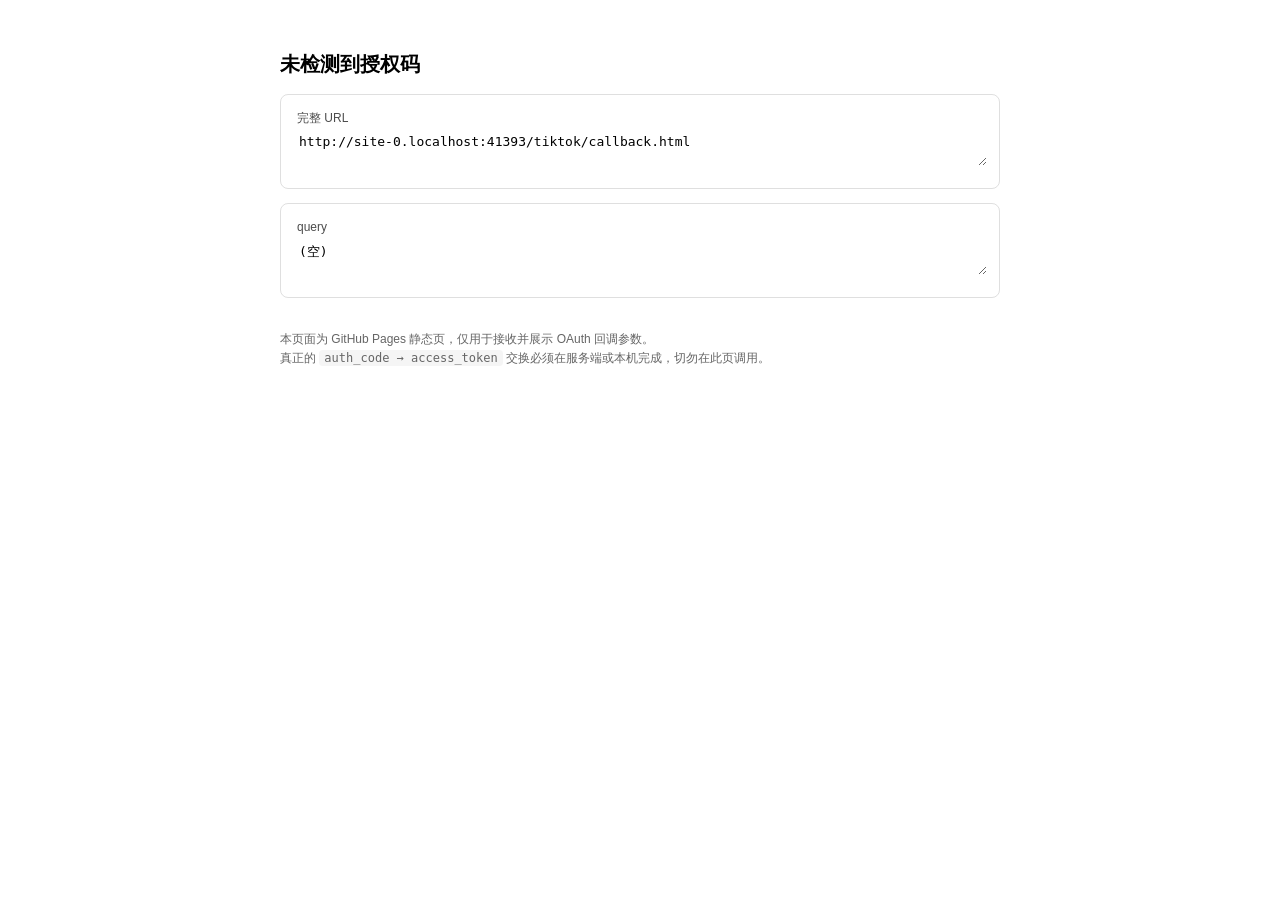
<file: tiktok/callback.html>
<!DOCTYPE html>
<html lang="zh-CN">
<head>
<meta charset="UTF-8">
<meta name="viewport" content="width=device-width, initial-scale=1">
<meta name="robots" content="noindex,nofollow">
<title>TikTok 授权回调</title>
<style>
  :root { color-scheme: light dark; }
  body { font-family: -apple-system, "Segoe UI", "Microsoft YaHei", sans-serif;
         max-width: 720px; margin: 48px auto; padding: 0 20px; line-height: 1.6; }
  h1 { font-size: 20px; }
  .box { border: 1px solid #8884; border-radius: 8px; padding: 14px 16px; margin: 14px 0; }
  label { display: block; font-size: 12px; opacity: .7; margin-bottom: 4px; }
  textarea { width: 100%; font-family: ui-monospace, Consolas, monospace; font-size: 13px;
             border: 0; background: transparent; resize: vertical; }
  button { padding: 8px 16px; font-size: 14px; border-radius: 6px; border: 1px solid #8884;
           background: transparent; cursor: pointer; }
  .err { border-color: #d00; }
  .ok  { border-color: #0a0; }
  code { font-family: ui-monospace, Consolas, monospace; background: #8882; padding: 1px 5px; border-radius: 4px; }
  footer { margin-top: 32px; font-size: 12px; opacity: .6; }
</style>
</head>
<body>
<h1 id="title">正在读取 TikTok 授权参数…</h1>
<div id="params"></div>
<div id="actions" style="display:none">
  <button id="copy">复制授权码</button>
  <span id="hint" style="font-size:13px;opacity:.7"></span>
</div>
<footer>
  本页面为 GitHub Pages 静态页，仅用于接收并展示 OAuth 回调参数。<br>
  真正的 <code>auth_code → access_token</code> 交换必须在服务端或本机完成，切勿在此页调用。
</footer>
<script>
(function () {
  var qs = new URLSearchParams(location.search);
  var code = qs.get('auth_code') || qs.get('code') || '';
  var state = qs.get('state') || '';
  var err = qs.get('error') || qs.get('error_description') || '';
  var wrap = document.getElementById('params');
  var title = document.getElementById('title');
  function field(name, value, cls) {
    var d = document.createElement('div');
    d.className = 'box ' + (cls || '');
    var l = document.createElement('label');
    l.textContent = name;
    var t = document.createElement('textarea');
    t.rows = 2; t.readOnly = true; t.value = value;
    d.appendChild(l); d.appendChild(t); wrap.appendChild(d);
    return t;
  }
  if (err) { title.textContent = '授权失败'; field('error', err, 'err'); return; }
  if (!code) {
    title.textContent = '未检测到授权码';
    field('完整 URL', location.href);
    field('query', location.search || '(空)');
    return;
  }
  var isAds = !!qs.get('auth_code');
  title.textContent = '授权成功，已收到 ' + (isAds ? 'auth_code' : 'code');
  var ta = field('授权码（有效期很短，请立即复制）', code, 'ok');
  if (state) field('state', state);
  document.getElementById('actions').style.display = 'block';
  var hint = document.getElementById('hint');
  function copy() {
    ta.select();
    try { navigator.clipboard.writeText(code); hint.textContent = ' 已复制到剪贴板'; }
    catch (e) { hint.textContent = ' 请手动全选复制'; }
    setTimeout(function () { hint.textContent = ''; }, 2500);
  }
  document.getElementById('copy').addEventListener('click', copy);
  copy();
})();
</script>
</body>
</html>
</file>
<file: assets/css/style.css>
/* ============================================================
   Guangzhou Meibo City - Premium B2B Foreign Trade Website
   Color Scheme: Dark (#1a1a1a) + Gold (#c9a96e) + White (#fff)
   ============================================================ */

/* --- CSS Variables --- */
:root {
  --bg-primary: #1a1a1a;
  --bg-secondary: #141414;
  --bg-card: #222222;
  --bg-card-hover: #2a2a2a;
  --gold: #c9a96e;
  --gold-light: #d4b87a;
  --gold-dark: #a88a4e;
  --text-primary: #ffffff;
  --text-secondary: #b0b0b0;
  --text-muted: #888888;
  --border-subtle: rgba(255, 255, 255, 0.08);
  --border-gold: rgba(201, 169, 110, 0.3);
  --transition-smooth: 0.4s cubic-bezier(0.25, 0.46, 0.45, 0.94);
  --font-heading: 'Georgia', 'Times New Roman', serif;
  --font-body: 'Segoe UI', 'Helvetica Neue', Arial, sans-serif;
  --max-width: 1280px;
}

/* --- Reset & Base --- */
*, *::before, *::after {
  margin: 0;
  padding: 0;
  box-sizing: border-box;
}

html {
  scroll-behavior: smooth;
  font-size: 16px;
}

body {
  font-family: var(--font-body);
  background-color: var(--bg-primary);
  color: var(--text-primary);
  line-height: 1.7;
  -webkit-font-smoothing: antialiased;
  -moz-osx-font-smoothing: grayscale;
  overflow-x: hidden;
}

a {
  text-decoration: none;
  color: inherit;
  transition: color var(--transition-smooth);
}

a:hover {
  color: var(--gold);
}

img {
  max-width: 100%;
  display: block;
}

ul {
  list-style: none;
}

.container {
  max-width: var(--max-width);
  margin: 0 auto;
  padding: 0 2rem;
}

/* --- Utility Classes --- */
.section-padding {
  padding: 100px 0;
}

.section-header {
  text-align: center;
  margin-bottom: 60px;
}

.section-tag {
  font-family: var(--font-body);
  font-size: 0.75rem;
  font-weight: 600;
  text-transform: uppercase;
  letter-spacing: 4px;
  color: var(--gold);
  margin-bottom: 16px;
  display: block;
}

.section-title {
  font-family: var(--font-heading);
  font-size: 2.75rem;
  font-weight: 400;
  letter-spacing: 1px;
  color: var(--text-primary);
  margin-bottom: 16px;
}

.section-subtitle {
  font-size: 1.05rem;
  color: var(--text-secondary);
  max-width: 600px;
  margin: 0 auto;
  line-height: 1.8;
}

.gold-text {
  color: var(--gold);
}

.btn {
  display: inline-block;
  padding: 14px 36px;
  font-size: 0.9rem;
  font-weight: 600;
  letter-spacing: 1.5px;
  text-transform: uppercase;
  border: 2px solid transparent;
  cursor: pointer;
  transition: all var(--transition-smooth);
  position: relative;
  overflow: hidden;
}

.btn-gold {
  background-color: var(--gold);
  color: var(--bg-primary);
  border-color: var(--gold);
}

.btn-gold:hover {
  background-color: var(--gold-light);
  border-color: var(--gold-light);
  color: var(--bg-primary);
}

.btn-outline {
  background: transparent;
  color: var(--text-primary);
  border-color: rgba(255, 255, 255, 0.4);
}

.btn-outline:hover {
  border-color: var(--gold);
  color: var(--gold);
}

.btn-outline-gold {
  background: transparent;
  color: var(--gold);
  border-color: var(--gold);
}

.btn-outline-gold:hover {
  background: var(--gold);
  color: var(--bg-primary);
}

/* --- Header / Navigation --- */
.site-header {
  position: fixed;
  top: 0;
  left: 0;
  width: 100%;
  z-index: 1000;
  padding: 20px 0;
  transition: all var(--transition-smooth);
}

.site-header.scrolled {
  background-color: rgba(20, 20, 20, 0.95);
  backdrop-filter: blur(20px);
  -webkit-backdrop-filter: blur(20px);
  padding: 12px 0;
  box-shadow: 0 2px 30px rgba(0, 0, 0, 0.5);
}

.header-inner {
  display: flex;
  justify-content: space-between;
  align-items: center;
  max-width: var(--max-width);
  margin: 0 auto;
  padding: 0 2rem;
}

.logo {
  font-family: var(--font-heading);
  font-size: 1.5rem;
  letter-spacing: 3px;
  color: var(--text-primary);
  transition: color var(--transition-smooth);
  display: flex;
  align-items: center;
}

.logo img {
  height: 42px;
  width: auto;
  display: block;
}

.logo:hover {
  color: var(--gold);
}

.logo .logo-gold {
  color: var(--gold);
}

.main-nav ul {
  display: flex;
  gap: 40px;
}

.main-nav a {
  font-size: 0.85rem;
  font-weight: 500;
  letter-spacing: 2px;
  text-transform: uppercase;
  color: var(--text-secondary);
  position: relative;
  padding: 4px 0;
}

.main-nav a::after {
  content: '';
  position: absolute;
  bottom: -2px;
  left: 0;
  width: 0;
  height: 1px;
  background-color: var(--gold);
  transition: width var(--transition-smooth);
}

.main-nav a:hover,
.main-nav a.active {
  color: var(--text-primary);
}

.main-nav a:hover::after,
.main-nav a.active::after {
  width: 100%;
}

/* Mobile Menu Toggle */
.menu-toggle {
  display: none;
  flex-direction: column;
  gap: 5px;
  cursor: pointer;
  z-index: 1001;
}

.menu-toggle span {
  display: block;
  width: 28px;
  height: 2px;
  background-color: var(--text-primary);
  transition: all 0.3s ease;
}

.menu-toggle.active span:nth-child(1) {
  transform: rotate(45deg) translate(5px, 5px);
}

.menu-toggle.active span:nth-child(2) {
  opacity: 0;
}

.menu-toggle.active span:nth-child(3) {
  transform: rotate(-45deg) translate(5px, -5px);
}

/* --- Hero Section --- */
.hero {
  min-height: 100vh;
  display: flex;
  align-items: center;
  justify-content: center;
  position: relative;
  background:
    radial-gradient(ellipse at 30% 50%, rgba(201, 169, 110, 0.08) 0%, transparent 50%),
    radial-gradient(ellipse at 70% 30%, rgba(201, 169, 110, 0.05) 0%, transparent 50%),
    var(--bg-primary);
  text-align: center;
  overflow: hidden;
}

/* Hero with background image from Chinese site */
.hero-bg {
  background:
    radial-gradient(ellipse at 30% 50%, rgba(201, 169, 110, 0.06) 0%, transparent 50%),
    radial-gradient(ellipse at 70% 30%, rgba(201, 169, 110, 0.04) 0%, transparent 50%),
    linear-gradient(180deg, rgba(10,10,12,0.75) 0%, rgba(10,10,12,0.6) 50%, rgba(10,10,12,0.85) 100%),
    url('../images/banner-hero.jpg') center/cover no-repeat;
}

.hero-bg::before {
  content: '';
  position: absolute;
  top: 0;
  left: 0;
  width: 100%;
  height: 100%;
  background: linear-gradient(180deg, transparent 60%, var(--bg-primary) 100%);
  pointer-events: none;
  z-index: 1;
}

.hero-bg .hero-content {
  z-index: 3;
}

.hero-bg .hero-scroll {
  z-index: 3;
}

.hero::before {
  content: '';
  position: absolute;
  top: 0;
  left: 0;
  width: 100%;
  height: 100%;
  background:
    linear-gradient(180deg, transparent 60%, var(--bg-primary) 100%),
    repeating-linear-gradient(
      0deg,
      transparent,
      transparent 2px,
      rgba(255, 255, 255, 0.01) 2px,
      rgba(255, 255, 255, 0.01) 4px
    );
  pointer-events: none;
}

.hero-content {
  position: relative;
  z-index: 2;
  max-width: 800px;
  padding: 0 2rem;
}

.hero-tag {
  font-size: 0.75rem;
  font-weight: 600;
  letter-spacing: 5px;
  text-transform: uppercase;
  color: var(--gold);
  margin-bottom: 24px;
  opacity: 0;
  animation: fadeInUp 0.8s ease 0.2s forwards;
}

.hero-title {
  font-family: var(--font-heading);
  font-size: 4.5rem;
  font-weight: 400;
  line-height: 1.15;
  letter-spacing: 2px;
  color: var(--text-primary);
  margin-bottom: 28px;
  opacity: 0;
  animation: fadeInUp 0.8s ease 0.4s forwards;
}

.hero-subtitle {
  font-size: 1.2rem;
  color: var(--text-secondary);
  line-height: 1.8;
  margin-bottom: 48px;
  max-width: 600px;
  margin-left: auto;
  margin-right: auto;
  opacity: 0;
  animation: fadeInUp 0.8s ease 0.6s forwards;
}

.hero-cta {
  opacity: 0;
  animation: fadeInUp 0.8s ease 0.8s forwards;
}

.hero-cta .btn {
  margin: 0 10px;
}

.hero-scroll {
  position: absolute;
  bottom: 40px;
  left: 50%;
  transform: translateX(-50%);
  display: flex;
  flex-direction: column;
  align-items: center;
  gap: 8px;
  opacity: 0;
  animation: fadeIn 1s ease 1.2s forwards;
}

.hero-scroll span {
  font-size: 0.65rem;
  letter-spacing: 3px;
  text-transform: uppercase;
  color: var(--text-muted);
}

.hero-scroll .line {
  width: 1px;
  height: 40px;
  background: linear-gradient(180deg, var(--gold), transparent);
  animation: scrollLine 2s ease-in-out infinite;
}

/* --- Stats Section --- */
.stats-section {
  padding: 80px 0;
  background-color: var(--bg-secondary);
  border-top: 1px solid var(--border-subtle);
  border-bottom: 1px solid var(--border-subtle);
}

.stats-grid {
  display: grid;
  grid-template-columns: repeat(4, 1fr);
  gap: 40px;
  max-width: var(--max-width);
  margin: 0 auto;
  padding: 0 2rem;
}

.stat-item {
  text-align: center;
}

.stat-number {
  font-family: var(--font-heading);
  font-size: 3rem;
  color: var(--gold);
  line-height: 1;
  margin-bottom: 8px;
}

.stat-plus {
  font-size: 1.5rem;
  color: var(--gold);
}

.stat-label {
  font-size: 0.85rem;
  color: var(--text-secondary);
  letter-spacing: 1px;
  text-transform: uppercase;
}

/* --- Category Section --- */
.categories-grid {
  display: grid;
  grid-template-columns: repeat(3, 1fr);
  gap: 30px;
  max-width: var(--max-width);
  margin: 0 auto;
  padding: 0 2rem;
}

.category-card {
  background-color: var(--bg-card);
  border: 1px solid var(--border-subtle);
  padding: 50px 36px;
  text-align: center;
  transition: all var(--transition-smooth);
  position: relative;
  overflow: hidden;
  cursor: pointer;
  border-radius: 2px;
}

.category-card::before {
  content: '';
  position: absolute;
  top: 0;
  left: 0;
  width: 100%;
  height: 3px;
  background: var(--gold);
  transform: scaleX(0);
  transform-origin: left;
  transition: transform var(--transition-smooth);
}

.category-card:hover {
  background-color: var(--bg-card-hover);
  border-color: var(--border-gold);
  transform: translateY(-6px);
  box-shadow: 0 20px 60px rgba(0, 0, 0, 0.4);
}

.category-card:hover::before {
  transform: scaleX(1);
}

.category-icon {
  width: 70px;
  height: 70px;
  margin: 0 auto 24px;
  background: linear-gradient(135deg, rgba(201, 169, 110, 0.15), rgba(201, 169, 110, 0.05));
  border: 1px solid var(--border-gold);
  border-radius: 50%;
  display: flex;
  align-items: center;
  justify-content: center;
  font-size: 1.8rem;
  color: var(--gold);
  transition: all var(--transition-smooth);
  overflow: hidden;
}

.category-icon img {
  width: 100%;
  height: 100%;
  object-fit: cover;
  border-radius: 50%;
}

.category-card:hover .category-icon {
  background: linear-gradient(135deg, rgba(201, 169, 110, 0.25), rgba(201, 169, 110, 0.1));
  transform: scale(1.1);
}

.category-card:hover .category-icon img {
  filter: brightness(1.1);
}

.category-card h3 {
  font-family: var(--font-heading);
  font-size: 1.3rem;
  font-weight: 400;
  letter-spacing: 1px;
  margin-bottom: 12px;
  color: var(--text-primary);
}

/* Product images in page card layouts */
.product-img {
  width: 100%;
  height: 220px;
  object-fit: cover;
  border-radius: 8px;
  margin-bottom: 20px;
  border: 1px solid var(--border-subtle);
  transition: border-color var(--transition-smooth);
}

.product-card:hover .product-img {
  border-color: var(--border-gold);
}

.category-card p {
  font-size: 0.9rem;
  color: var(--text-muted);
  line-height: 1.7;
}

/* --- Partners Section --- */
.partners-section {
  background-color: var(--bg-secondary);
}

.partners-grid {
  display: grid;
  grid-template-columns: repeat(4, 1fr);
  gap: 1px;
  background-color: var(--border-subtle);
  max-width: var(--max-width);
  margin: 0 auto;
}

.partner-item {
  background-color: var(--bg-primary);
  padding: 48px 24px;
  display: flex;
  align-items: center;
  justify-content: center;
  transition: background-color var(--transition-smooth);
}

.partner-item:hover {
  background-color: var(--bg-card-hover);
}

.partner-placeholder {
  text-align: center;
}

.partner-placeholder .partner-icon {
  width: 60px;
  height: 60px;
  margin: 0 auto 12px;
  background: linear-gradient(135deg, rgba(201, 169, 110, 0.1), transparent);
  border: 1px solid var(--border-subtle);
  border-radius: 50%;
  display: flex;
  align-items: center;
  justify-content: center;
}

.partner-placeholder .partner-name {
  font-size: 0.8rem;
  font-weight: 600;
  letter-spacing: 2px;
  text-transform: uppercase;
  color: var(--text-muted);
}

/* --- CTA Section --- */
.cta-section {
  padding: 100px 0;
  background:
    radial-gradient(ellipse at center, rgba(201, 169, 110, 0.1) 0%, transparent 60%),
    var(--bg-primary);
  text-align: center;
}

.cta-section .section-title {
  font-size: 2.5rem;
  margin-bottom: 20px;
}

.cta-buttons {
  margin-top: 40px;
  display: flex;
  gap: 20px;
  justify-content: center;
  flex-wrap: wrap;
}

/* --- Page Hero (Sub Pages) --- */
.page-hero {
  min-height: 50vh;
  display: flex;
  align-items: center;
  justify-content: center;
  background:
    radial-gradient(ellipse at center, rgba(201, 169, 110, 0.06) 0%, transparent 50%),
    var(--bg-secondary);
  text-align: center;
  padding-top: 80px;
}

.page-hero .hero-title {
  font-size: 3.5rem;
}

/* --- About Page --- */
.about-intro {
  display: grid;
  grid-template-columns: 1fr 1fr;
  gap: 80px;
  align-items: center;
}

.about-image {
  background: linear-gradient(135deg, #1e1e1e, #252525);
  aspect-ratio: 4/3;
  border: 1px solid var(--border-subtle);
  display: flex;
  align-items: center;
  justify-content: center;
  position: relative;
  overflow: hidden;
  border-radius: 8px;
}

.about-image img {
  width: 100%;
  height: 100%;
  object-fit: cover;
  position: relative;
  z-index: 1;
}

.about-image::after {
  content: '';
  position: absolute;
  top: 20px;
  left: 20px;
  right: -20px;
  bottom: -20px;
  border: 1px solid var(--border-gold);
  z-index: 0;
  opacity: 0.5;
  pointer-events: none;
}

.about-image .image-placeholder {
  font-size: 0.8rem;
  letter-spacing: 3px;
  text-transform: uppercase;
  color: var(--text-muted);
  z-index: 1;
  position: relative;
}

.about-content h2 {
  font-family: var(--font-heading);
  font-size: 1.8rem;
  font-weight: 400;
  letter-spacing: 1px;
  margin-bottom: 24px;
}

.about-content p {
  font-size: 1rem;
  color: var(--text-secondary);
  line-height: 1.9;
  margin-bottom: 20px;
}

.about-features {
  display: grid;
  grid-template-columns: 1fr 1fr;
  gap: 20px;
  margin-top: 32px;
}

.about-feature {
  display: flex;
  align-items: flex-start;
  gap: 12px;
}

.about-feature .feature-icon {
  font-size: 1.2rem;
  color: var(--gold);
  flex-shrink: 0;
  margin-top: 2px;
}

.about-feature .feature-text h4 {
  font-size: 0.95rem;
  font-weight: 600;
  letter-spacing: 0.5px;
  margin-bottom: 4px;
}

.about-feature .feature-text p {
  font-size: 0.85rem;
  color: var(--text-muted);
  margin-bottom: 0;
}

/* Advantage Numbers */
.advantage-grid {
  display: grid;
  grid-template-columns: repeat(4, 1fr);
  gap: 30px;
}

.advantage-card {
  background-color: var(--bg-card);
  border: 1px solid var(--border-subtle);
  padding: 40px 28px;
  text-align: center;
  transition: all var(--transition-smooth);
}

.advantage-card:hover {
  border-color: var(--border-gold);
  transform: translateY(-4px);
}

.advantage-number {
  font-family: var(--font-heading);
  font-size: 3rem;
  color: var(--gold);
  line-height: 1;
  margin-bottom: 12px;
}

.advantage-label {
  font-size: 0.85rem;
  color: var(--text-secondary);
  letter-spacing: 1px;
  text-transform: uppercase;
}

/* --- Products Page --- */
.product-categories {
  display: grid;
  grid-template-columns: repeat(3, 1fr);
  gap: 30px;
  margin-bottom: 80px;
}

.product-cat-card {
  background-color: var(--bg-card);
  border: 1px solid var(--border-subtle);
  border-radius: 2px;
  overflow: hidden;
  transition: all var(--transition-smooth);
}

.product-cat-card:hover {
  border-color: var(--border-gold);
  transform: translateY(-6px);
  box-shadow: 0 20px 60px rgba(0, 0, 0, 0.4);
}

.product-cat-image {
  height: 240px;
  background: linear-gradient(135deg, #1e1e1e, #2a2a2a);
  display: flex;
  align-items: center;
  justify-content: center;
  position: relative;
  overflow: hidden;
}

.product-cat-image::after {
  content: '';
  position: absolute;
  top: 0;
  left: 0;
  width: 100%;
  height: 100%;
  background: linear-gradient(180deg, transparent 50%, rgba(26, 26, 26, 0.6) 100%);
}

.product-cat-image .cat-icon {
  font-size: 3rem;
  opacity: 0.4;
}

.product-cat-body {
  padding: 28px;
}

.product-cat-body h3 {
  font-family: var(--font-heading);
  font-size: 1.2rem;
  font-weight: 400;
  letter-spacing: 1px;
  margin-bottom: 10px;
  color: var(--gold);
}

.product-cat-body p {
  font-size: 0.9rem;
  color: var(--text-muted);
  line-height: 1.7;
  margin-bottom: 16px;
}

.product-cat-body .product-count {
  font-size: 0.75rem;
  letter-spacing: 2px;
  text-transform: uppercase;
  color: var(--text-muted);
}

.bg-gradient-1 { background: linear-gradient(135deg, #1a1a2e, #252540); }
.bg-gradient-2 { background: linear-gradient(135deg, #1e1a1a, #2e2525); }
.bg-gradient-3 { background: linear-gradient(135deg, #1a1e1a, #252e25); }
.bg-gradient-4 { background: linear-gradient(135deg, #1a1a1e, #20202e); }
.bg-gradient-5 { background: linear-gradient(135deg, #1e1a1e, #2e252e); }
.bg-gradient-6 { background: linear-gradient(135deg, #1a1e1e, #252e2e); }

/* --- Contact Page --- */
.contact-grid {
  display: grid;
  grid-template-columns: 1fr 1fr;
  gap: 60px;
}

.contact-info h2 {
  font-family: var(--font-heading);
  font-size: 1.8rem;
  font-weight: 400;
  letter-spacing: 1px;
  margin-bottom: 16px;
}

.contact-info > p {
  font-size: 1rem;
  color: var(--text-secondary);
  line-height: 1.8;
  margin-bottom: 40px;
}

.contact-detail {
  display: flex;
  align-items: flex-start;
  gap: 16px;
  margin-bottom: 32px;
}

.contact-detail .detail-icon {
  font-size: 1.3rem;
  color: var(--gold);
  flex-shrink: 0;
  margin-top: 3px;
}

.contact-detail .detail-text h4 {
  font-size: 0.85rem;
  font-weight: 600;
  letter-spacing: 2px;
  text-transform: uppercase;
  color: var(--text-muted);
  margin-bottom: 6px;
}

.contact-detail .detail-text p {
  font-size: 0.95rem;
  color: var(--text-secondary);
  line-height: 1.7;
}

/* Contact Form */
.contact-form {
  background-color: var(--bg-card);
  border: 1px solid var(--border-subtle);
  padding: 40px;
  border-radius: 2px;
}

.contact-form h3 {
  font-family: var(--font-heading);
  font-size: 1.4rem;
  font-weight: 400;
  letter-spacing: 1px;
  margin-bottom: 28px;
}

.form-group {
  margin-bottom: 20px;
}

.form-group label {
  display: block;
  font-size: 0.75rem;
  font-weight: 600;
  letter-spacing: 2px;
  text-transform: uppercase;
  color: var(--text-muted);
  margin-bottom: 8px;
}

.form-group input,
.form-group textarea,
.form-group select {
  width: 100%;
  padding: 14px 16px;
  background-color: var(--bg-primary);
  border: 1px solid var(--border-subtle);
  color: var(--text-primary);
  font-family: var(--font-body);
  font-size: 0.95rem;
  transition: border-color var(--transition-smooth);
  border-radius: 2px;
  outline: none;
}

.form-group input:focus,
.form-group textarea:focus,
.form-group select:focus {
  border-color: var(--gold);
}

.form-group textarea {
  resize: vertical;
  min-height: 130px;
}

.form-group select option {
  background-color: var(--bg-primary);
  color: var(--text-primary);
}

.form-submit {
  margin-top: 12px;
}

/* --- Map Placeholder --- */
.map-placeholder {
  background: linear-gradient(135deg, #1e1e1e, #222222);
  border: 1px solid var(--border-subtle);
  height: 300px;
  display: flex;
  align-items: center;
  justify-content: center;
  margin-top: 60px;
}

.map-placeholder .map-text {
  font-size: 0.8rem;
  letter-spacing: 3px;
  text-transform: uppercase;
  color: var(--text-muted);
  text-align: center;
}

/* --- Footer --- */
.site-footer {
  background-color: var(--bg-secondary);
  border-top: 1px solid var(--border-subtle);
  padding: 60px 0 30px;
}

.footer-grid {
  display: grid;
  grid-template-columns: 2fr 1fr 1fr 1fr;
  gap: 40px;
  max-width: var(--max-width);
  margin: 0 auto;
  padding: 0 2rem;
}

.footer-col h4 {
  font-size: 0.8rem;
  font-weight: 600;
  letter-spacing: 3px;
  text-transform: uppercase;
  color: var(--text-muted);
  margin-bottom: 24px;
}

.footer-col p {
  font-size: 0.9rem;
  color: var(--text-secondary);
  line-height: 1.8;
  margin-bottom: 16px;
}

.footer-col ul li {
  margin-bottom: 12px;
}

.footer-col ul li a {
  font-size: 0.85rem;
  color: var(--text-secondary);
  transition: color var(--transition-smooth);
}

.footer-col ul li a:hover {
  color: var(--gold);
}

.footer-social {
  display: flex;
  flex-wrap: wrap;
  gap: 14px;
  margin-top: 20px;
  align-items: center;
}

.footer-follow-label {
  width: 100%;
  font-size: 0.7rem;
  font-weight: 600;
  letter-spacing: 3px;
  text-transform: uppercase;
  color: var(--gold);
  margin-bottom: 4px;
}

.footer-social-icon {
  width: 44px;
  height: 44px;
  border: 1px solid var(--border-subtle);
  border-radius: 50%;
  display: flex;
  align-items: center;
  justify-content: center;
  color: var(--text-muted);
  transition: all var(--transition-smooth);
}

.footer-social-icon:hover {
  border-color: var(--gold);
  color: var(--gold);
  background: rgba(201, 169, 110, 0.08);
  transform: translateY(-3px);
}

.footer-social-wa {
  color: #25D366;
  border-color: rgba(37, 211, 102, 0.3);
}

.footer-social-wa:hover {
  color: #25D366;
  border-color: #25D366;
  background: rgba(37, 211, 102, 0.1);
}

.footer-bottom {
  text-align: center;
  padding-top: 40px;
  margin-top: 40px;
  border-top: 1px solid var(--border-subtle);
  max-width: var(--max-width);
  margin-left: auto;
  margin-right: auto;
  padding-left: 2rem;
  padding-right: 2rem;
}

.footer-bottom p {
  font-size: 0.8rem;
  color: var(--text-muted);
  letter-spacing: 1px;
}

/* --- Animations --- */
@keyframes fadeInUp {
  from {
    opacity: 0;
    transform: translateY(30px);
  }
  to {
    opacity: 1;
    transform: translateY(0);
  }
}

@keyframes fadeIn {
  from { opacity: 0; }
  to { opacity: 1; }
}

@keyframes scrollLine {
  0%, 100% {
    transform: scaleY(0.3);
    transform-origin: top;
  }
  50% {
    transform: scaleY(1);
    transform-origin: top;
  }
}

.reveal {
  opacity: 0;
  transform: translateY(40px);
  transition: opacity 0.8s ease, transform 0.8s ease;
}

.reveal.visible {
  opacity: 1;
  transform: translateY(0);
}

/* --- Responsive --- */
@media (max-width: 1024px) {
  .hero-title {
    font-size: 3.5rem;
  }

  .stats-grid {
    grid-template-columns: repeat(2, 1fr);
    gap: 30px;
  }

  .categories-grid {
    grid-template-columns: repeat(2, 1fr);
  }

  .partners-grid {
    grid-template-columns: repeat(2, 1fr);
  }

  .footer-grid {
    grid-template-columns: 1fr 1fr;
  }

  .about-intro {
    grid-template-columns: 1fr;
    gap: 40px;
  }

  .product-categories {
    grid-template-columns: repeat(2, 1fr);
  }

  .advantage-grid {
    grid-template-columns: repeat(2, 1fr);
  }

  .contact-grid {
    grid-template-columns: 1fr;
  }
}

@media (max-width: 768px) {
  html {
    font-size: 15px;
  }

  .section-padding {
    padding: 60px 0;
  }

  .container {
    padding: 0 1.2rem;
  }

  .hero-title {
    font-size: 2.5rem;
  }

  .hero-subtitle {
    font-size: 1rem;
  }

  .section-title {
    font-size: 2rem;
  }

  .page-hero .hero-title {
    font-size: 2.4rem;
  }

  /* Mobile Nav */
  .menu-toggle {
    display: flex;
  }

  .main-nav {
    position: fixed;
    top: 0;
    right: -100%;
    width: 80%;
    max-width: 360px;
    height: 100vh;
    background-color: rgba(20, 20, 20, 0.98);
    backdrop-filter: blur(20px);
    display: flex;
    align-items: center;
    justify-content: center;
    transition: right 0.4s cubic-bezier(0.25, 0.46, 0.45, 0.94);
    z-index: 1000;
  }

  .main-nav.open {
    right: 0;
  }

  .main-nav ul {
    flex-direction: column;
    align-items: center;
    gap: 32px;
  }

  .main-nav a {
    font-size: 1.1rem;
  }

  .stats-grid {
    grid-template-columns: repeat(2, 1fr);
  }

  .categories-grid {
    grid-template-columns: 1fr;
    gap: 20px;
  }

  .product-categories {
    grid-template-columns: 1fr;
    gap: 20px;
  }

  .partners-grid {
    grid-template-columns: 1fr 1fr;
  }

  .footer-grid {
    grid-template-columns: 1fr;
    gap: 30px;
  }

  .about-features {
    grid-template-columns: 1fr;
  }

  .advantage-grid {
    grid-template-columns: 1fr 1fr;
  }

  .hero-cta .btn {
    display: block;
    margin: 10px auto;
    max-width: 260px;
  }

  .lang-switcher {
    margin-left: auto;
    margin-right: 1rem;
  }

  .lang-dropdown {
    right: 0;
    left: auto;
  }

  .header-social {
    margin-left: 0;
    gap: 2px;
  }

  .header-social-icon {
    width: 26px;
    height: 26px;
  }

  .header-social-icon svg {
    width: 13px;
    height: 13px;
  }
}

@media (max-width: 480px) {
  .hero-title {
    font-size: 2rem;
  }

  .stats-grid {
    grid-template-columns: 1fr;
  }

  .partners-grid {
    grid-template-columns: 1fr;
  }

  .advantage-grid {
    grid-template-columns: 1fr;
  }
}

/* ============================================================
   Language Switcher
   ============================================================ */
.lang-switcher {
  position: relative;
  margin-left: 1.25rem;
  z-index: 1001;
}

.lang-btn {
  display: flex;
  align-items: center;
  gap: 0.5rem;
  background: transparent;
  border: 1px solid rgba(201, 169, 110, 0.35);
  color: #c9a96e;
  padding: 0.35rem 0.875rem;
  font-size: 0.78rem;
  font-family: inherit;
  letter-spacing: 0.02em;
  cursor: pointer;
  transition: border-color 0.3s ease, background 0.3s ease;
  white-space: nowrap;
}

.lang-btn:hover {
  border-color: #c9a96e;
  background: rgba(201, 169, 110, 0.08);
}

.lang-current {
  pointer-events: none;
}

.lang-arrow {
  font-size: 0.6rem;
  margin-left: 0.15rem;
  transition: transform 0.25s ease;
}

.lang-btn.open .lang-arrow {
  transform: rotate(180deg);
}

.lang-dropdown {
  display: none;
  position: absolute;
  top: 100%;
  right: 0;
  margin-top: 0.375rem;
  background: #1a1a1a;
  border: 1px solid rgba(201, 169, 110, 0.3);
  list-style: none;
  padding: 0.35rem 0;
  min-width: 150px;
  z-index: 2000;
}

.lang-dropdown.open {
  display: block;
}

.lang-dropdown li a {
  display: block;
  padding: 0.45rem 1rem;
  color: #cccccc;
  text-decoration: none;
  font-size: 0.8rem;
  transition: background 0.2s, color 0.2s;
  white-space: nowrap;
}

.lang-dropdown li a:hover,
.lang-dropdown li a.active {
  background: rgba(201, 169, 110, 0.12);
  color: #c9a96e;
}

/* ============================================================
   Header Social Icons
   ============================================================ */
.header-social {
  display: flex;
  align-items: center;
  gap: 6px;
  margin-left: 0.5rem;
}

.header-social-icon {
  display: flex;
  align-items: center;
  justify-content: center;
  width: 30px;
  height: 30px;
  border-radius: 50%;
  color: var(--text-muted);
  transition: all 0.3s ease;
}

.header-social-icon:hover {
  color: var(--gold);
  background: rgba(201, 169, 110, 0.1);
  transform: translateY(-1px);
}

.header-social-wa {
  color: #25D366;
}

.header-social-wa:hover {
  color: #25D366;
  background: rgba(37, 211, 102, 0.1);
}

/* ============================================================
   Footer WhatsApp Contact
   ============================================================ */
.footer-wa-contact {
  margin-top: 6px;
  padding-top: 10px;
  border-top: 1px solid var(--border-subtle);
}

.footer-wa-contact a {
  display: inline-flex;
  align-items: center;
  gap: 6px;
  font-size: 0.85rem;
  color: #25D366;
  font-weight: 500;
  transition: opacity 0.3s ease;
}

.footer-wa-contact a:hover {
  opacity: 0.8;
  color: #25D366;
}

/* ============================================================
   Footer QR Code Grid
   ============================================================ */
.footer-qr-grid {
  display: flex;
  flex-wrap: wrap;
  gap: 10px;
  margin-top: 4px;
}

.footer-qr-item {
  text-align: center;
  width: 60px;
}

.footer-qr-item img {
  width: 56px;
  height: 56px;
  border-radius: 4px;
  border: 1px solid var(--border-subtle);
  display: block;
  margin: 0 auto;
}

.footer-qr-item small {
  display: block;
  margin-top: 4px;
  font-size: 0.55rem;
  color: var(--text-muted);
  line-height: 1.2;
}

/* ============================================================
   RTL (Right-to-Left) Support — Arabic
   ============================================================ */
html[dir="rtl"] {
  direction: rtl;
}

html[dir="rtl"] body {
  text-align: right;
}

html[dir="rtl"] .main-nav ul {
  flex-direction: row-reverse;
}

html[dir="rtl"] .logo {
  margin-right: 0;
  margin-left: auto;
}

html[dir="rtl"] .header-inner {
  flex-direction: row-reverse;
}

html[dir="rtl"] .hero-content,
html[dir="rtl"] .page-hero .hero-content {
  text-align: right;
}

html[dir="rtl"] .hero-cta {
  justify-content: flex-start;
}

html[dir="rtl"] .cta-buttons {
  justify-content: flex-start;
}

html[dir="rtl"] .section-header {
  text-align: right;
}

html[dir="rtl"] .category-card,
html[dir="rtl"] .product-category {
  text-align: right;
}

html[dir="rtl"] .about-intro {
  flex-direction: row-reverse;
}

html[dir="rtl"] .about-feature {
  flex-direction: row-reverse;
}

html[dir="rtl"] .about-content {
  text-align: right;
}

html[dir="rtl"] .contact-grid {
  direction: rtl;
}

html[dir="rtl"] .contact-detail {
  flex-direction: row-reverse;
}

html[dir="rtl"] .contact-info h2,
html[dir="rtl"] .contact-info p {
  text-align: right;
}

html[dir="rtl"] .contact-form h3 {
  text-align: right;
}

html[dir="rtl"] .form-group {
  text-align: right;
}

html[dir="rtl"] .form-group label {
  text-align: right;
}

html[dir="rtl"] .footer-grid {
  direction: rtl;
}

html[dir="rtl"] .footer-col {
  text-align: right;
}

html[dir="rtl"] .footer-social {
  justify-content: flex-start;
}

html[dir="rtl"] .footer-bottom {
  text-align: right;
}

html[dir="rtl"] .partners-grid {
  direction: rtl;
}

html[dir="rtl"] .stats-grid {
  direction: rtl;
}

html[dir="rtl"] .process-steps {
  direction: rtl;
}

html[dir="rtl"] .advantage-grid {
  direction: rtl;
}

html[dir="rtl"] .map-placeholder {
  direction: rtl;
}

html[dir="rtl"] .products-grid .product-category {
  flex-direction: row-reverse;
}

html[dir="rtl"] .detail-icon {
  margin-right: 0;
  margin-left: 0.75rem;
}

html[dir="rtl"] input,
html[dir="rtl"] select,
html[dir="rtl"] textarea {
  text-align: right;
}

html[dir="rtl"] .lang-switcher {
  margin-left: 0;
  margin-right: 1.25rem;
}

html[dir="rtl"] .lang-dropdown {
  right: auto;
  left: 0;
}

html[dir="rtl"] .header-social {
  margin-left: 0;
  margin-right: 0.5rem;
}

html[dir="rtl"] .footer-social {
  justify-content: flex-start;
}

html[dir="rtl"] .footer-wa-contact {
  text-align: right;
}

@media (max-width: 768px) {
  html[dir="rtl"] .about-intro {
    flex-direction: column;
  }

  html[dir="rtl"] .products-grid .product-category {
    flex-direction: column;
  }

  html[dir="rtl"] .main-nav ul {
    flex-direction: column;
  }
}

/* ==========================================================================
   BLOG (appended) — blog listing page + single article page
   ========================================================================== */

/* ---- Blog hero ---- */
.blog-hero {
  position: relative;
  padding: 150px 0 70px;
  text-align: center;
  background:
    radial-gradient(ellipse at 30% 40%, rgba(201, 169, 110, 0.08) 0%, transparent 55%),
    radial-gradient(ellipse at 70% 60%, rgba(201, 169, 110, 0.05) 0%, transparent 55%),
    var(--bg-secondary);
  border-bottom: 1px solid var(--border-subtle);
}

.blog-hero::after {
  content: '';
  position: absolute;
  left: 50%;
  bottom: -1px;
  transform: translateX(-50%);
  width: 110px;
  height: 3px;
  background: linear-gradient(90deg, transparent, var(--gold), transparent);
}

.blog-hero-title {
  font-family: var(--font-heading);
  font-size: 3rem;
  font-weight: 400;
  line-height: 1.2;
  letter-spacing: 1px;
  color: var(--text-primary);
  margin: 0;
}

.blog-hero-meta {
  color: var(--text-secondary);
  font-size: 0.85rem;
  font-weight: 600;
  letter-spacing: 2px;
  text-transform: uppercase;
  margin: 0;
}

.blog-hero-meta + .blog-hero-title {
  margin-top: 1rem;
}

.blog-hero-title + .blog-hero-meta {
  margin-top: 1.2rem;
}

/* ---- Blog listing grid ---- */
.blog-grid {
  display: grid;
  grid-template-columns: repeat(auto-fill, minmax(320px, 1fr));
  gap: 2rem;
}

.blog-empty {
  text-align: center;
  color: var(--text-muted);
  font-size: 1.05rem;
  padding: 3rem 0;
}

/* ---- Blog card ---- */
.blog-card {
  display: flex;
  flex-direction: column;
  background: var(--bg-card);
  border: 1px solid var(--border-subtle);
  border-radius: 6px;
  overflow: hidden;
  text-decoration: none;
  color: inherit;
  transition: var(--transition-smooth);
}

.blog-card:hover {
  transform: translateY(-6px);
  background: var(--bg-card-hover);
  border-color: var(--border-gold);
  box-shadow: 0 18px 40px rgba(0, 0, 0, 0.45);
}

.blog-card-cover {
  position: relative;
  aspect-ratio: 16 / 9;
  overflow: hidden;
  background:
    radial-gradient(ellipse at 40% 40%, rgba(201, 169, 110, 0.18) 0%, transparent 60%),
    linear-gradient(135deg, var(--bg-secondary) 0%, var(--gold-dark) 100%);
}

.blog-card-cover img {
  display: block;
  width: 100%;
  height: 100%;
  object-fit: cover;
  transition: transform 0.5s ease;
}

.blog-card:hover .blog-card-cover img {
  transform: scale(1.05);
}

.blog-card-body {
  display: flex;
  flex-direction: column;
  flex: 1;
  padding: 1.6rem 1.6rem 1.8rem;
}

.blog-card-date {
  color: var(--gold);
  font-size: 0.75rem;
  font-weight: 600;
  letter-spacing: 1.6px;
  text-transform: uppercase;
  margin: 0 0 0.7rem;
}

.blog-card-title {
  font-family: var(--font-heading);
  font-size: 1.35rem;
  font-weight: 400;
  line-height: 1.35;
  color: var(--text-primary);
  margin: 0 0 0.8rem;
  transition: color var(--transition-smooth);
}

.blog-card:hover .blog-card-title {
  color: var(--gold);
}

.blog-card-excerpt {
  flex: 1;
  color: var(--text-secondary);
  font-size: 0.95rem;
  line-height: 1.7;
  margin: 0 0 1.3rem;
}

.blog-card-more {
  display: inline-flex;
  align-items: center;
  gap: 0.5rem;
  color: var(--gold);
  font-size: 0.8rem;
  font-weight: 600;
  letter-spacing: 1.6px;
  text-transform: uppercase;
}

.blog-card-more::after {
  content: '\2192';
  transition: transform var(--transition-smooth);
}

.blog-card:hover .blog-card-more::after {
  transform: translateX(5px);
}

/* ---- Single article ---- */
.post-content {
  max-width: 820px;
  margin: 0 auto;
  color: var(--text-secondary);
  font-size: 1.05rem;
  line-height: 1.85;
}

.post-content > *:first-child {
  margin-top: 0;
}

.post-content h2 {
  font-family: var(--font-heading);
  font-size: 1.8rem;
  font-weight: 400;
  line-height: 1.3;
  color: var(--text-primary);
  margin: 2.8rem 0 1rem;
  padding-bottom: 0.6rem;
  border-bottom: 1px solid var(--border-subtle);
}

.post-content h3 {
  font-family: var(--font-heading);
  font-size: 1.35rem;
  font-weight: 400;
  line-height: 1.35;
  color: var(--gold);
  margin: 2.2rem 0 0.8rem;
}

.post-content p {
  margin: 0 0 1.4rem;
}

.post-content ul,
.post-content ol {
  margin: 0 0 1.6rem;
  padding-left: 1.5rem;
}

.post-content li {
  margin-bottom: 0.6rem;
}

.post-content li::marker {
  color: var(--gold);
}

.post-content blockquote {
  margin: 2rem 0;
  padding: 1.2rem 1.6rem;
  border-left: 3px solid var(--gold);
  background: rgba(201, 169, 110, 0.06);
  color: var(--text-primary);
  font-style: italic;
}

.post-content blockquote p:last-child {
  margin-bottom: 0;
}

.post-content img {
  display: block;
  max-width: 100%;
  height: auto;
  margin: 2rem auto;
  border-radius: 4px;
}

.post-content a {
  color: var(--gold);
  text-decoration: none;
  border-bottom: 1px solid var(--border-gold);
  transition: var(--transition-smooth);
}

.post-content a:hover {
  color: var(--gold-light);
  border-bottom-color: var(--gold);
}

.post-content code {
  font-family: 'Consolas', 'Monaco', 'Courier New', monospace;
  font-size: 0.9em;
  color: var(--gold-light);
  background: rgba(255, 255, 255, 0.07);
  padding: 0.15em 0.45em;
  border-radius: 3px;
}

.post-content pre {
  margin: 0 0 1.6rem;
  padding: 1.2rem 1.4rem;
  background: var(--bg-secondary);
  border: 1px solid var(--border-subtle);
  border-radius: 5px;
  overflow-x: auto;
}

.post-content pre code {
  color: var(--text-secondary);
  background: none;
  padding: 0;
}

.post-content strong {
  color: var(--text-primary);
}

.post-content hr {
  border: 0;
  border-top: 1px solid var(--border-subtle);
  margin: 2.5rem 0;
}

.post-content table {
  width: 100%;
  border-collapse: collapse;
  margin: 0 0 1.8rem;
  font-size: 0.95rem;
}

.post-content th,
.post-content td {
  border: 1px solid var(--border-subtle);
  padding: 0.7rem 0.9rem;
  text-align: left;
}

.post-content th {
  color: var(--text-primary);
  background: rgba(201, 169, 110, 0.1);
}

.post-cover {
  display: block;
  width: 100%;
  height: auto;
  border-radius: 6px;
}

.post-content img.post-cover {
  margin: 0 0 2.4rem;
}

.post-back {
  max-width: 820px;
  margin: 3rem auto 0;
  padding-top: 1.5rem;
  border-top: 1px solid var(--border-subtle);
}

.post-back a {
  color: var(--gold);
  font-size: 0.82rem;
  font-weight: 600;
  letter-spacing: 1.6px;
  text-transform: uppercase;
  text-decoration: none;
  transition: var(--transition-smooth);
}

.post-back a::before {
  content: '\2190';
  margin-right: 0.5rem;
}

.post-back a:hover {
  color: var(--gold-light);
}

/* ---- Blog responsive ---- */
@media (max-width: 992px) {
  .blog-hero {
    padding: 130px 0 55px;
  }

  .blog-hero-title {
    font-size: 2.4rem;
  }

  .blog-grid {
    grid-template-columns: repeat(auto-fill, minmax(280px, 1fr));
    gap: 1.5rem;
  }
}

@media (max-width: 768px) {
  .blog-hero {
    padding: 115px 0 45px;
  }

  .blog-hero-title {
    font-size: 1.9rem;
  }

  .blog-grid {
    grid-template-columns: 1fr;
  }

  .post-content {
    font-size: 1rem;
    line-height: 1.8;
  }

  .post-content h2 {
    font-size: 1.5rem;
    margin-top: 2.2rem;
  }

  .post-content h3 {
    font-size: 1.2rem;
  }
}

@media (max-width: 480px) {
  .blog-hero-title {
    font-size: 1.6rem;
  }

  .blog-card-body {
    padding: 1.3rem;
  }
}

/* ---- Blog RTL (Arabic) ---- */
html[dir="rtl"] .blog-hero,
html[dir="rtl"] .blog-card-body,
html[dir="rtl"] .post-content {
  text-align: right;
}

html[dir="rtl"] .post-content ul,
html[dir="rtl"] .post-content ol {
  padding-left: 0;
  padding-right: 1.5rem;
}

html[dir="rtl"] .post-content blockquote {
  border-left: 0;
  border-right: 3px solid var(--gold);
}

html[dir="rtl"] .blog-card-more::after {
  content: '\2190';
}

html[dir="rtl"] .post-back a::before {
  content: '\2192';
  margin-right: 0;
  margin-left: 0.5rem;
}
</file>
